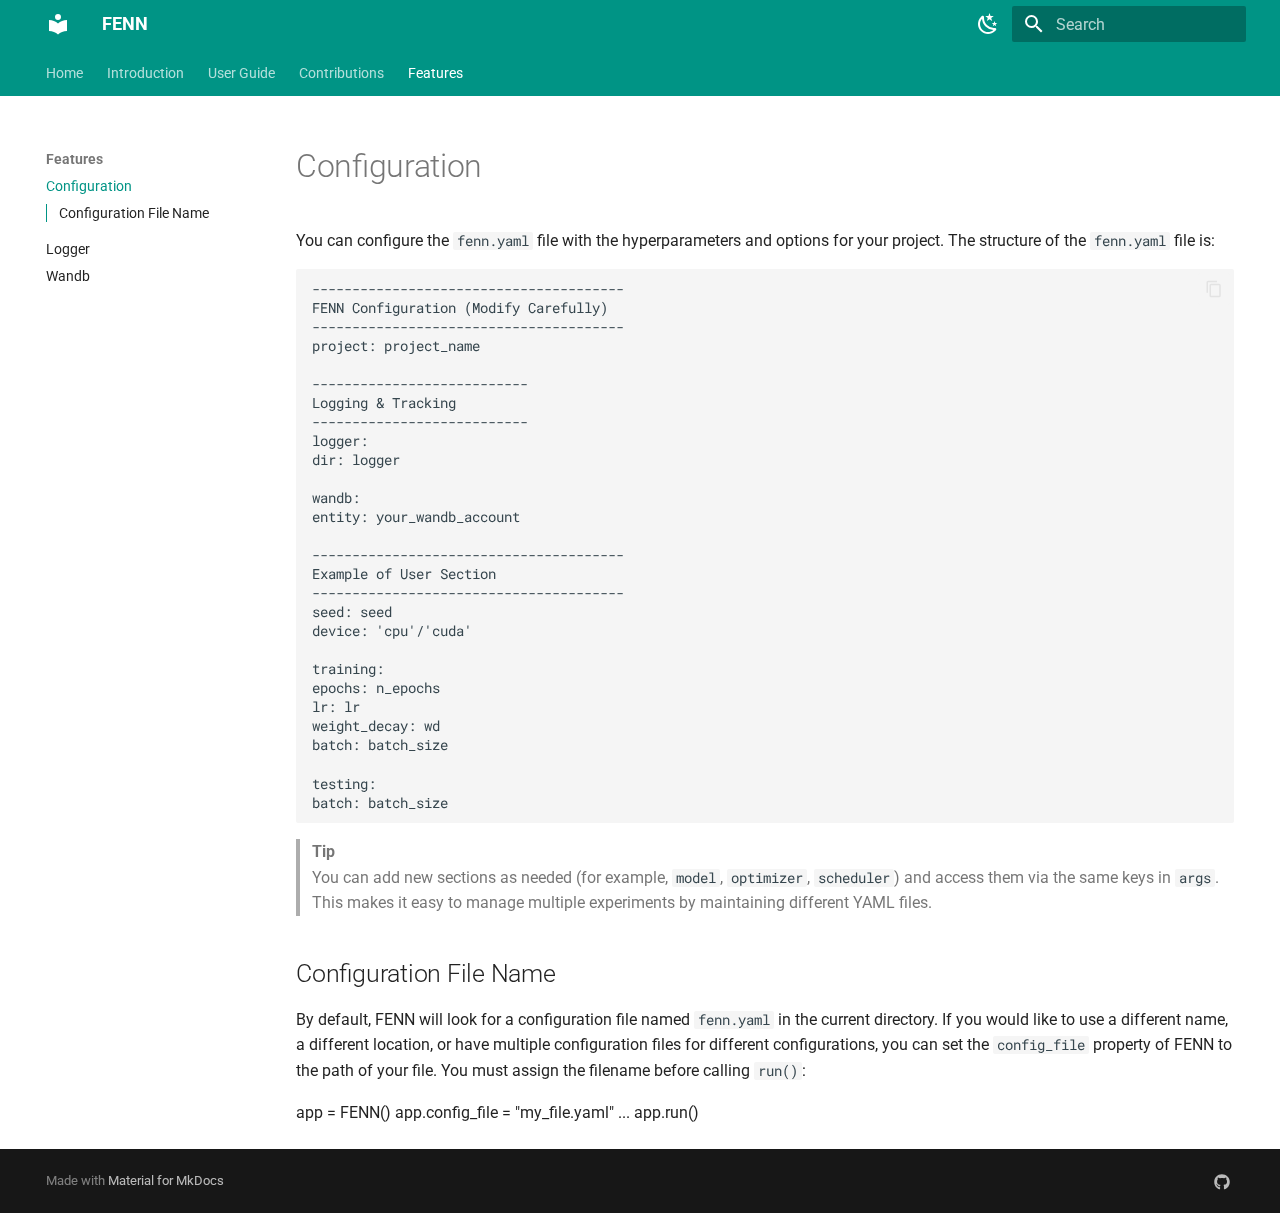
<file: site/configuration/index.html>
<!doctype html>
<html lang="en" class="no-js">
  <head>
    
      <meta charset="utf-8">
      <meta name="viewport" content="width=device-width,initial-scale=1">
      
        <meta name="description" content="FENN Friendly Environment for Neural Networks">
      
      
        <meta name="author" content="PyFenn">
      
      
        <link rel="canonical" href="https://pyfenn.org/configuration/">
      
      
        <link rel="prev" href="../contributing/">
      
      
        <link rel="next" href="../logger/">
      
      
        
      
      
      <link rel="icon" href="../assets/images/favicon.png">
      <meta name="generator" content="mkdocs-1.6.1, mkdocs-material-9.7.0">
    
    
      
        <title>Configuration - FENN</title>
      
    
    
      <link rel="stylesheet" href="../assets/stylesheets/main.618322db.min.css">
      
        
        <link rel="stylesheet" href="../assets/stylesheets/palette.ab4e12ef.min.css">
      
      


    
    
      
    
    
      
        
        
        <link rel="preconnect" href="https://fonts.gstatic.com" crossorigin>
        <link rel="stylesheet" href="https://fonts.googleapis.com/css?family=Roboto:300,300i,400,400i,700,700i%7CRoboto+Mono:400,400i,700,700i&display=fallback">
        <style>:root{--md-text-font:"Roboto";--md-code-font:"Roboto Mono"}</style>
      
    
    
    <script>__md_scope=new URL("..",location),__md_hash=e=>[...e].reduce(((e,_)=>(e<<5)-e+_.charCodeAt(0)),0),__md_get=(e,_=localStorage,t=__md_scope)=>JSON.parse(_.getItem(t.pathname+"."+e)),__md_set=(e,_,t=localStorage,a=__md_scope)=>{try{t.setItem(a.pathname+"."+e,JSON.stringify(_))}catch(e){}}</script>
    
      

    
    
  </head>
  
  
    
    
      
    
    
    
    
    <body dir="ltr" data-md-color-scheme="default" data-md-color-primary="teal" data-md-color-accent="teal">
  
    
    <input class="md-toggle" data-md-toggle="drawer" type="checkbox" id="__drawer" autocomplete="off">
    <input class="md-toggle" data-md-toggle="search" type="checkbox" id="__search" autocomplete="off">
    <label class="md-overlay" for="__drawer"></label>
    <div data-md-component="skip">
      
        
        <a href="#configuration" class="md-skip">
          Skip to content
        </a>
      
    </div>
    <div data-md-component="announce">
      
    </div>
    
    
      

<header class="md-header" data-md-component="header">
  <nav class="md-header__inner md-grid" aria-label="Header">
    <a href=".." title="FENN" class="md-header__button md-logo" aria-label="FENN" data-md-component="logo">
      
  
  <svg xmlns="http://www.w3.org/2000/svg" viewBox="0 0 24 24"><path d="M12 8a3 3 0 0 0 3-3 3 3 0 0 0-3-3 3 3 0 0 0-3 3 3 3 0 0 0 3 3m0 3.54C9.64 9.35 6.5 8 3 8v11c3.5 0 6.64 1.35 9 3.54 2.36-2.19 5.5-3.54 9-3.54V8c-3.5 0-6.64 1.35-9 3.54"/></svg>

    </a>
    <label class="md-header__button md-icon" for="__drawer">
      
      <svg xmlns="http://www.w3.org/2000/svg" viewBox="0 0 24 24"><path d="M3 6h18v2H3zm0 5h18v2H3zm0 5h18v2H3z"/></svg>
    </label>
    <div class="md-header__title" data-md-component="header-title">
      <div class="md-header__ellipsis">
        <div class="md-header__topic">
          <span class="md-ellipsis">
            FENN
          </span>
        </div>
        <div class="md-header__topic" data-md-component="header-topic">
          <span class="md-ellipsis">
            
              Configuration
            
          </span>
        </div>
      </div>
    </div>
    
      
        <form class="md-header__option" data-md-component="palette">
  
    
    
    
    <input class="md-option" data-md-color-media="" data-md-color-scheme="default" data-md-color-primary="teal" data-md-color-accent="teal"  aria-label="Switch to dark mode"  type="radio" name="__palette" id="__palette_0">
    
      <label class="md-header__button md-icon" title="Switch to dark mode" for="__palette_1" hidden>
        <svg xmlns="http://www.w3.org/2000/svg" viewBox="0 0 24 24"><path d="m17.75 4.09-2.53 1.94.91 3.06-2.63-1.81-2.63 1.81.91-3.06-2.53-1.94L12.44 4l1.06-3 1.06 3zm3.5 6.91-1.64 1.25.59 1.98-1.7-1.17-1.7 1.17.59-1.98L15.75 11l2.06-.05L18.5 9l.69 1.95zm-2.28 4.95c.83-.08 1.72 1.1 1.19 1.85-.32.45-.66.87-1.08 1.27C15.17 23 8.84 23 4.94 19.07c-3.91-3.9-3.91-10.24 0-14.14.4-.4.82-.76 1.27-1.08.75-.53 1.93.36 1.85 1.19-.27 2.86.69 5.83 2.89 8.02a9.96 9.96 0 0 0 8.02 2.89m-1.64 2.02a12.08 12.08 0 0 1-7.8-3.47c-2.17-2.19-3.33-5-3.49-7.82-2.81 3.14-2.7 7.96.31 10.98 3.02 3.01 7.84 3.12 10.98.31"/></svg>
      </label>
    
  
    
    
    
    <input class="md-option" data-md-color-media="" data-md-color-scheme="slate" data-md-color-primary="teal" data-md-color-accent="teal"  aria-label="Switch to light mode"  type="radio" name="__palette" id="__palette_1">
    
      <label class="md-header__button md-icon" title="Switch to light mode" for="__palette_0" hidden>
        <svg xmlns="http://www.w3.org/2000/svg" viewBox="0 0 24 24"><path d="M12 7a5 5 0 0 1 5 5 5 5 0 0 1-5 5 5 5 0 0 1-5-5 5 5 0 0 1 5-5m0 2a3 3 0 0 0-3 3 3 3 0 0 0 3 3 3 3 0 0 0 3-3 3 3 0 0 0-3-3m0-7 2.39 3.42C13.65 5.15 12.84 5 12 5s-1.65.15-2.39.42zM3.34 7l4.16-.35A7.2 7.2 0 0 0 5.94 8.5c-.44.74-.69 1.5-.83 2.29zm.02 10 1.76-3.77a7.131 7.131 0 0 0 2.38 4.14zM20.65 7l-1.77 3.79a7.02 7.02 0 0 0-2.38-4.15zm-.01 10-4.14.36c.59-.51 1.12-1.14 1.54-1.86.42-.73.69-1.5.83-2.29zM12 22l-2.41-3.44c.74.27 1.55.44 2.41.44.82 0 1.63-.17 2.37-.44z"/></svg>
      </label>
    
  
</form>
      
    
    
      <script>var palette=__md_get("__palette");if(palette&&palette.color){if("(prefers-color-scheme)"===palette.color.media){var media=matchMedia("(prefers-color-scheme: light)"),input=document.querySelector(media.matches?"[data-md-color-media='(prefers-color-scheme: light)']":"[data-md-color-media='(prefers-color-scheme: dark)']");palette.color.media=input.getAttribute("data-md-color-media"),palette.color.scheme=input.getAttribute("data-md-color-scheme"),palette.color.primary=input.getAttribute("data-md-color-primary"),palette.color.accent=input.getAttribute("data-md-color-accent")}for(var[key,value]of Object.entries(palette.color))document.body.setAttribute("data-md-color-"+key,value)}</script>
    
    
    
      
      
        <label class="md-header__button md-icon" for="__search">
          
          <svg xmlns="http://www.w3.org/2000/svg" viewBox="0 0 24 24"><path d="M9.5 3A6.5 6.5 0 0 1 16 9.5c0 1.61-.59 3.09-1.56 4.23l.27.27h.79l5 5-1.5 1.5-5-5v-.79l-.27-.27A6.52 6.52 0 0 1 9.5 16 6.5 6.5 0 0 1 3 9.5 6.5 6.5 0 0 1 9.5 3m0 2C7 5 5 7 5 9.5S7 14 9.5 14 14 12 14 9.5 12 5 9.5 5"/></svg>
        </label>
        <div class="md-search" data-md-component="search" role="dialog">
  <label class="md-search__overlay" for="__search"></label>
  <div class="md-search__inner" role="search">
    <form class="md-search__form" name="search">
      <input type="text" class="md-search__input" name="query" aria-label="Search" placeholder="Search" autocapitalize="off" autocorrect="off" autocomplete="off" spellcheck="false" data-md-component="search-query" required>
      <label class="md-search__icon md-icon" for="__search">
        
        <svg xmlns="http://www.w3.org/2000/svg" viewBox="0 0 24 24"><path d="M9.5 3A6.5 6.5 0 0 1 16 9.5c0 1.61-.59 3.09-1.56 4.23l.27.27h.79l5 5-1.5 1.5-5-5v-.79l-.27-.27A6.52 6.52 0 0 1 9.5 16 6.5 6.5 0 0 1 3 9.5 6.5 6.5 0 0 1 9.5 3m0 2C7 5 5 7 5 9.5S7 14 9.5 14 14 12 14 9.5 12 5 9.5 5"/></svg>
        
        <svg xmlns="http://www.w3.org/2000/svg" viewBox="0 0 24 24"><path d="M20 11v2H8l5.5 5.5-1.42 1.42L4.16 12l7.92-7.92L13.5 5.5 8 11z"/></svg>
      </label>
      <nav class="md-search__options" aria-label="Search">
        
        <button type="reset" class="md-search__icon md-icon" title="Clear" aria-label="Clear" tabindex="-1">
          
          <svg xmlns="http://www.w3.org/2000/svg" viewBox="0 0 24 24"><path d="M19 6.41 17.59 5 12 10.59 6.41 5 5 6.41 10.59 12 5 17.59 6.41 19 12 13.41 17.59 19 19 17.59 13.41 12z"/></svg>
        </button>
      </nav>
      
        <div class="md-search__suggest" data-md-component="search-suggest"></div>
      
    </form>
    <div class="md-search__output">
      <div class="md-search__scrollwrap" tabindex="0" data-md-scrollfix>
        <div class="md-search-result" data-md-component="search-result">
          <div class="md-search-result__meta">
            Initializing search
          </div>
          <ol class="md-search-result__list" role="presentation"></ol>
        </div>
      </div>
    </div>
  </div>
</div>
      
    
    
  </nav>
  
</header>
    
    <div class="md-container" data-md-component="container">
      
      
        
          
            
<nav class="md-tabs" aria-label="Tabs" data-md-component="tabs">
  <div class="md-grid">
    <ul class="md-tabs__list">
      
        
  
  
  
  
    <li class="md-tabs__item">
      <a href=".." class="md-tabs__link">
        
  
  
    
  
  Home

      </a>
    </li>
  

      
        
  
  
  
  
    
    
      <li class="md-tabs__item">
        <a href="../whyfenn/" class="md-tabs__link">
          
  
  
  Introduction

        </a>
      </li>
    
  

      
        
  
  
  
  
    
    
      <li class="md-tabs__item">
        <a href="../quickstart/" class="md-tabs__link">
          
  
  
  User Guide

        </a>
      </li>
    
  

      
        
  
  
  
  
    
    
      <li class="md-tabs__item">
        <a href="../contributing/" class="md-tabs__link">
          
  
  
  Contributions

        </a>
      </li>
    
  

      
        
  
  
  
    
  
  
    
    
      <li class="md-tabs__item md-tabs__item--active">
        <a href="./" class="md-tabs__link">
          
  
  
  Features

        </a>
      </li>
    
  

      
    </ul>
  </div>
</nav>
          
        
      
      <main class="md-main" data-md-component="main">
        <div class="md-main__inner md-grid">
          
            
              
              <div class="md-sidebar md-sidebar--primary" data-md-component="sidebar" data-md-type="navigation" >
                <div class="md-sidebar__scrollwrap">
                  <div class="md-sidebar__inner">
                    


  


  

<nav class="md-nav md-nav--primary md-nav--lifted md-nav--integrated" aria-label="Navigation" data-md-level="0">
  <label class="md-nav__title" for="__drawer">
    <a href=".." title="FENN" class="md-nav__button md-logo" aria-label="FENN" data-md-component="logo">
      
  
  <svg xmlns="http://www.w3.org/2000/svg" viewBox="0 0 24 24"><path d="M12 8a3 3 0 0 0 3-3 3 3 0 0 0-3-3 3 3 0 0 0-3 3 3 3 0 0 0 3 3m0 3.54C9.64 9.35 6.5 8 3 8v11c3.5 0 6.64 1.35 9 3.54 2.36-2.19 5.5-3.54 9-3.54V8c-3.5 0-6.64 1.35-9 3.54"/></svg>

    </a>
    FENN
  </label>
  
  <ul class="md-nav__list" data-md-scrollfix>
    
      
      
  
  
  
  
    <li class="md-nav__item">
      <a href=".." class="md-nav__link">
        
  
  
  <span class="md-ellipsis">
    
  
    Home
  

    
  </span>
  
  

      </a>
    </li>
  

    
      
      
  
  
  
  
    
    
    
    
      
      
        
      
    
    
    <li class="md-nav__item md-nav__item--nested">
      
        
        
        <input class="md-nav__toggle md-toggle " type="checkbox" id="__nav_2" >
        
          
          <label class="md-nav__link" for="__nav_2" id="__nav_2_label" tabindex="0">
            
  
  
  <span class="md-ellipsis">
    
  
    Introduction
  

    
  </span>
  
  

            <span class="md-nav__icon md-icon"></span>
          </label>
        
        <nav class="md-nav" data-md-level="1" aria-labelledby="__nav_2_label" aria-expanded="false">
          <label class="md-nav__title" for="__nav_2">
            <span class="md-nav__icon md-icon"></span>
            
  
    Introduction
  

          </label>
          <ul class="md-nav__list" data-md-scrollfix>
            
              
                
  
  
  
  
    <li class="md-nav__item">
      <a href="../whyfenn/" class="md-nav__link">
        
  
  
  <span class="md-ellipsis">
    
  
    Introduction
  

    
  </span>
  
  

      </a>
    </li>
  

              
            
              
                
  
  
  
  
    <li class="md-nav__item">
      <a href="../roadmap/" class="md-nav__link">
        
  
  
  <span class="md-ellipsis">
    
  
    Roadmap
  

    
  </span>
  
  

      </a>
    </li>
  

              
            
          </ul>
        </nav>
      
    </li>
  

    
      
      
  
  
  
  
    
    
    
    
      
      
        
      
    
    
    <li class="md-nav__item md-nav__item--nested">
      
        
        
        <input class="md-nav__toggle md-toggle " type="checkbox" id="__nav_3" >
        
          
          <label class="md-nav__link" for="__nav_3" id="__nav_3_label" tabindex="0">
            
  
  
  <span class="md-ellipsis">
    
  
    User Guide
  

    
  </span>
  
  

            <span class="md-nav__icon md-icon"></span>
          </label>
        
        <nav class="md-nav" data-md-level="1" aria-labelledby="__nav_3_label" aria-expanded="false">
          <label class="md-nav__title" for="__nav_3">
            <span class="md-nav__icon md-icon"></span>
            
  
    User Guide
  

          </label>
          <ul class="md-nav__list" data-md-scrollfix>
            
              
                
  
  
  
  
    <li class="md-nav__item">
      <a href="../quickstart/" class="md-nav__link">
        
  
  
  <span class="md-ellipsis">
    
  
    Quickstart
  

    
  </span>
  
  

      </a>
    </li>
  

              
            
          </ul>
        </nav>
      
    </li>
  

    
      
      
  
  
  
  
    
    
    
    
      
      
        
      
    
    
    <li class="md-nav__item md-nav__item--nested">
      
        
        
        <input class="md-nav__toggle md-toggle " type="checkbox" id="__nav_4" >
        
          
          <label class="md-nav__link" for="__nav_4" id="__nav_4_label" tabindex="0">
            
  
  
  <span class="md-ellipsis">
    
  
    Contributions
  

    
  </span>
  
  

            <span class="md-nav__icon md-icon"></span>
          </label>
        
        <nav class="md-nav" data-md-level="1" aria-labelledby="__nav_4_label" aria-expanded="false">
          <label class="md-nav__title" for="__nav_4">
            <span class="md-nav__icon md-icon"></span>
            
  
    Contributions
  

          </label>
          <ul class="md-nav__list" data-md-scrollfix>
            
              
                
  
  
  
  
    <li class="md-nav__item">
      <a href="../contributing/" class="md-nav__link">
        
  
  
  <span class="md-ellipsis">
    
  
    Contributing
  

    
  </span>
  
  

      </a>
    </li>
  

              
            
          </ul>
        </nav>
      
    </li>
  

    
      
      
  
  
    
  
  
  
    
    
    
    
      
        
        
      
      
        
      
    
    
    <li class="md-nav__item md-nav__item--active md-nav__item--section md-nav__item--nested">
      
        
        
        <input class="md-nav__toggle md-toggle " type="checkbox" id="__nav_5" checked>
        
          
          <label class="md-nav__link" for="__nav_5" id="__nav_5_label" tabindex="">
            
  
  
  <span class="md-ellipsis">
    
  
    Features
  

    
  </span>
  
  

            <span class="md-nav__icon md-icon"></span>
          </label>
        
        <nav class="md-nav" data-md-level="1" aria-labelledby="__nav_5_label" aria-expanded="true">
          <label class="md-nav__title" for="__nav_5">
            <span class="md-nav__icon md-icon"></span>
            
  
    Features
  

          </label>
          <ul class="md-nav__list" data-md-scrollfix>
            
              
                
  
  
    
  
  
  
    <li class="md-nav__item md-nav__item--active">
      
      <input class="md-nav__toggle md-toggle" type="checkbox" id="__toc">
      
      
        
      
      
        <label class="md-nav__link md-nav__link--active" for="__toc">
          
  
  
  <span class="md-ellipsis">
    
  
    Configuration
  

    
  </span>
  
  

          <span class="md-nav__icon md-icon"></span>
        </label>
      
      <a href="./" class="md-nav__link md-nav__link--active">
        
  
  
  <span class="md-ellipsis">
    
  
    Configuration
  

    
  </span>
  
  

      </a>
      
        

<nav class="md-nav md-nav--secondary" aria-label="Table of contents">
  
  
  
    
  
  
    <label class="md-nav__title" for="__toc">
      <span class="md-nav__icon md-icon"></span>
      Table of contents
    </label>
    <ul class="md-nav__list" data-md-component="toc" data-md-scrollfix>
      
        <li class="md-nav__item">
  <a href="#configuration-file-name" class="md-nav__link">
    <span class="md-ellipsis">
      
        Configuration File Name
      
    </span>
  </a>
  
</li>
      
    </ul>
  
</nav>
      
    </li>
  

              
            
              
                
  
  
  
  
    <li class="md-nav__item">
      <a href="../logger/" class="md-nav__link">
        
  
  
  <span class="md-ellipsis">
    
  
    Logger
  

    
  </span>
  
  

      </a>
    </li>
  

              
            
              
                
  
  
  
  
    <li class="md-nav__item">
      <a href="../wandb/" class="md-nav__link">
        
  
  
  <span class="md-ellipsis">
    
  
    Wandb
  

    
  </span>
  
  

      </a>
    </li>
  

              
            
          </ul>
        </nav>
      
    </li>
  

    
  </ul>
</nav>
                  </div>
                </div>
              </div>
            
            
          
          
            <div class="md-content" data-md-component="content">
              
              <article class="md-content__inner md-typeset">
                
                  



<h1 id="configuration">Configuration<a class="headerlink" href="#configuration" title="Permanent link">&para;</a></h1>
<p>You can configure the <code>fenn.yaml</code> file with the hyperparameters and options for your project. The structure of the <code>fenn.yaml</code> file is:</p>
<div class="highlight"><pre><span></span><code>---------------------------------------
FENN Configuration (Modify Carefully)
---------------------------------------
project: project_name

---------------------------
Logging &amp; Tracking
---------------------------
logger:
dir: logger

wandb:
entity: your_wandb_account

---------------------------------------
Example of User Section
---------------------------------------
seed: seed
device: &#39;cpu&#39;/&#39;cuda&#39;

training:
epochs: n_epochs
lr: lr
weight_decay: wd
batch: batch_size

testing:
batch: batch_size
</code></pre></div>
<blockquote>
<p><strong>Tip</strong><br />
You can add new sections as needed (for example, <code>model</code>, <code>optimizer</code>, <code>scheduler</code>) and access them via the same keys in <code>args</code>. This makes it easy to manage multiple experiments by maintaining different YAML files.</p>
</blockquote>
<h2 id="configuration-file-name">Configuration File Name<a class="headerlink" href="#configuration-file-name" title="Permanent link">&para;</a></h2>
<p>By default, FENN will look for a configuration file named <code>fenn.yaml</code> in the current directory. If you would like to use a different name, a different location, or have multiple configuration files for different configurations, you can set the <code>config_file</code> property of FENN to the path of your file. You must assign the filename before calling <code>run()</code>:</p>
<p>app = FENN()
app.config_file = "my_file.yaml"
...
app.run()</p>












                
              </article>
            </div>
          
          
<script>var target=document.getElementById(location.hash.slice(1));target&&target.name&&(target.checked=target.name.startsWith("__tabbed_"))</script>
        </div>
        
          <button type="button" class="md-top md-icon" data-md-component="top" hidden>
  
  <svg xmlns="http://www.w3.org/2000/svg" viewBox="0 0 24 24"><path d="M13 20h-2V8l-5.5 5.5-1.42-1.42L12 4.16l7.92 7.92-1.42 1.42L13 8z"/></svg>
  Back to top
</button>
        
      </main>
      
        <footer class="md-footer">
  
  <div class="md-footer-meta md-typeset">
    <div class="md-footer-meta__inner md-grid">
      <div class="md-copyright">
  
  
    Made with
    <a href="https://squidfunk.github.io/mkdocs-material/" target="_blank" rel="noopener">
      Material for MkDocs
    </a>
  
</div>
      
        
<div class="md-social">
  
    
    
    
    
    <a href="https://github.com/pyfenn/fenn" target="_blank" rel="noopener" title="Source on GitHub" class="md-social__link">
      <svg xmlns="http://www.w3.org/2000/svg" viewBox="0 0 512 512"><!--! Font Awesome Free 7.1.0 by @fontawesome - https://fontawesome.com License - https://fontawesome.com/license/free (Icons: CC BY 4.0, Fonts: SIL OFL 1.1, Code: MIT License) Copyright 2025 Fonticons, Inc.--><path d="M173.9 397.4c0 2-2.3 3.6-5.2 3.6-3.3.3-5.6-1.3-5.6-3.6 0-2 2.3-3.6 5.2-3.6 3-.3 5.6 1.3 5.6 3.6m-31.1-4.5c-.7 2 1.3 4.3 4.3 4.9 2.6 1 5.6 0 6.2-2s-1.3-4.3-4.3-5.2c-2.6-.7-5.5.3-6.2 2.3m44.2-1.7c-2.9.7-4.9 2.6-4.6 4.9.3 2 2.9 3.3 5.9 2.6 2.9-.7 4.9-2.6 4.6-4.6-.3-1.9-3-3.2-5.9-2.9M252.8 8C114.1 8 8 113.3 8 252c0 110.9 69.8 205.8 169.5 239.2 12.8 2.3 17.3-5.6 17.3-12.1 0-6.2-.3-40.4-.3-61.4 0 0-70 15-84.7-29.8 0 0-11.4-29.1-27.8-36.6 0 0-22.9-15.7 1.6-15.4 0 0 24.9 2 38.6 25.8 21.9 38.6 58.6 27.5 72.9 20.9 2.3-16 8.8-27.1 16-33.7-55.9-6.2-112.3-14.3-112.3-110.5 0-27.5 7.6-41.3 23.6-58.9-2.6-6.5-11.1-33.3 2.6-67.9 20.9-6.5 69 27 69 27 20-5.6 41.5-8.5 62.8-8.5s42.8 2.9 62.8 8.5c0 0 48.1-33.6 69-27 13.7 34.7 5.2 61.4 2.6 67.9 16 17.7 25.8 31.5 25.8 58.9 0 96.5-58.9 104.2-114.8 110.5 9.2 7.9 17 22.9 17 46.4 0 33.7-.3 75.4-.3 83.6 0 6.5 4.6 14.4 17.3 12.1C436.2 457.8 504 362.9 504 252 504 113.3 391.5 8 252.8 8M105.2 352.9c-1.3 1-1 3.3.7 5.2 1.6 1.6 3.9 2.3 5.2 1 1.3-1 1-3.3-.7-5.2-1.6-1.6-3.9-2.3-5.2-1m-10.8-8.1c-.7 1.3.3 2.9 2.3 3.9 1.6 1 3.6.7 4.3-.7.7-1.3-.3-2.9-2.3-3.9-2-.6-3.6-.3-4.3.7m32.4 35.6c-1.6 1.3-1 4.3 1.3 6.2 2.3 2.3 5.2 2.6 6.5 1 1.3-1.3.7-4.3-1.3-6.2-2.2-2.3-5.2-2.6-6.5-1m-11.4-14.7c-1.6 1-1.6 3.6 0 5.9s4.3 3.3 5.6 2.3c1.6-1.3 1.6-3.9 0-6.2-1.4-2.3-4-3.3-5.6-2"/></svg>
    </a>
  
</div>
      
    </div>
  </div>
</footer>
      
    </div>
    <div class="md-dialog" data-md-component="dialog">
      <div class="md-dialog__inner md-typeset"></div>
    </div>
    
    
    
      
      
      <script id="__config" type="application/json">{"annotate": null, "base": "..", "features": ["navigation.tabs", "navigation.sections", "navigation.top", "search.suggest", "content.code.copy", "toc.integrate"], "search": "../assets/javascripts/workers/search.7a47a382.min.js", "tags": null, "translations": {"clipboard.copied": "Copied to clipboard", "clipboard.copy": "Copy to clipboard", "search.result.more.one": "1 more on this page", "search.result.more.other": "# more on this page", "search.result.none": "No matching documents", "search.result.one": "1 matching document", "search.result.other": "# matching documents", "search.result.placeholder": "Type to start searching", "search.result.term.missing": "Missing", "select.version": "Select version"}, "version": null}</script>
    
    
      <script src="../assets/javascripts/bundle.e71a0d61.min.js"></script>
      
    
  </body>
</html>
</file>
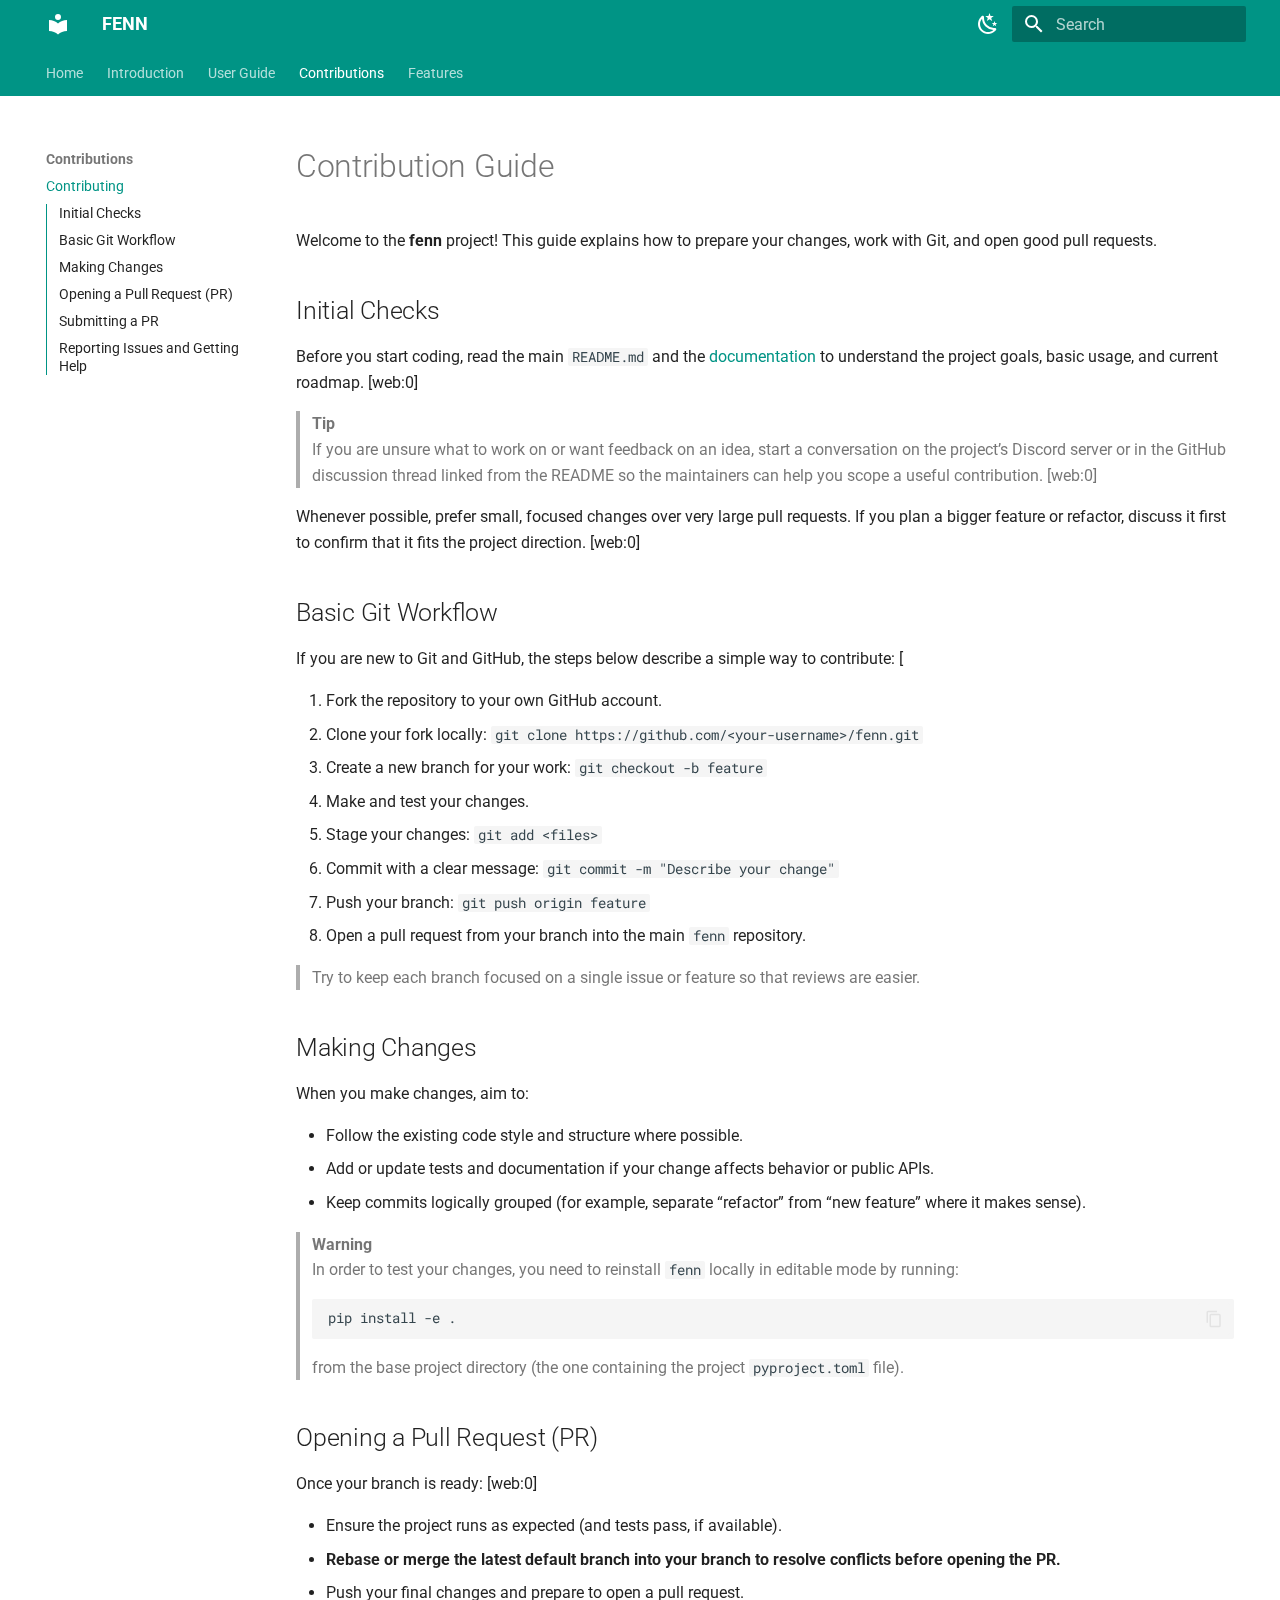
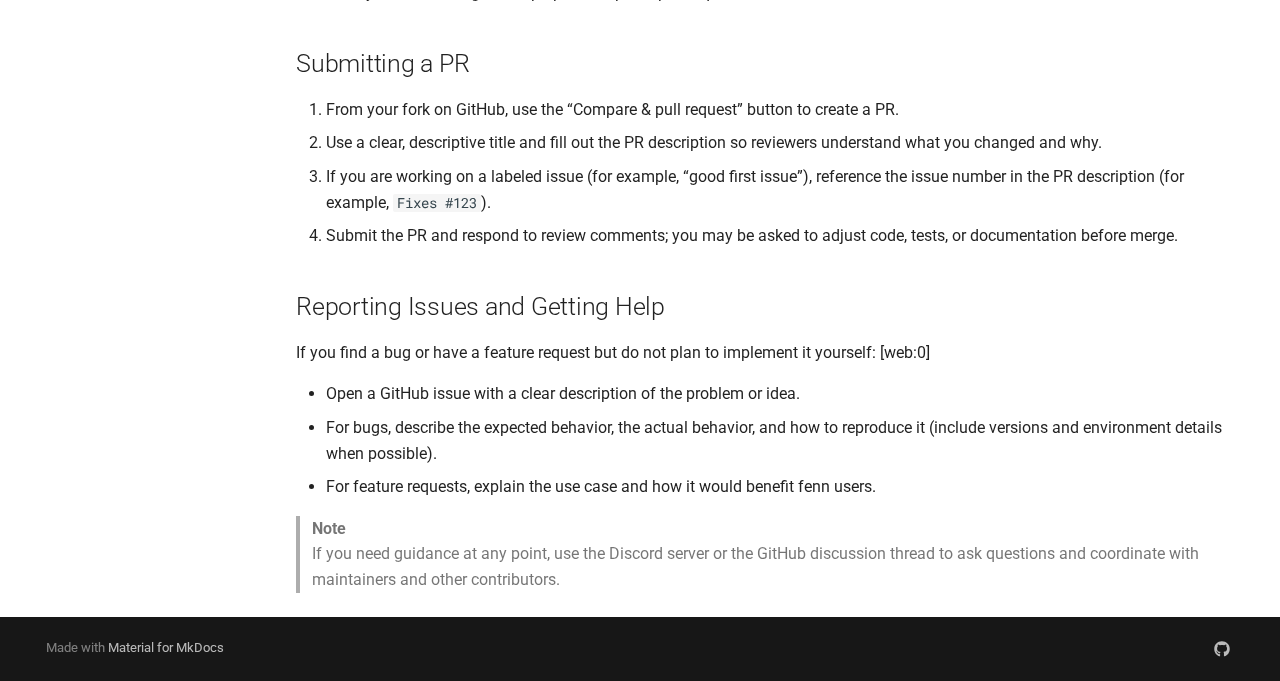
<file: site/contributing/index.html>
<!doctype html>
<html lang="en" class="no-js">
  <head>
    
      <meta charset="utf-8">
      <meta name="viewport" content="width=device-width,initial-scale=1">
      
        <meta name="description" content="FENN Friendly Environment for Neural Networks">
      
      
        <meta name="author" content="PyFenn">
      
      
        <link rel="canonical" href="https://pyfenn.org/contributing/">
      
      
        <link rel="prev" href="../quickstart/">
      
      
        <link rel="next" href="../configuration/">
      
      
        
      
      
      <link rel="icon" href="../assets/images/favicon.png">
      <meta name="generator" content="mkdocs-1.6.1, mkdocs-material-9.7.0">
    
    
      
        <title>Contributing - FENN</title>
      
    
    
      <link rel="stylesheet" href="../assets/stylesheets/main.618322db.min.css">
      
        
        <link rel="stylesheet" href="../assets/stylesheets/palette.ab4e12ef.min.css">
      
      


    
    
      
    
    
      
        
        
        <link rel="preconnect" href="https://fonts.gstatic.com" crossorigin>
        <link rel="stylesheet" href="https://fonts.googleapis.com/css?family=Roboto:300,300i,400,400i,700,700i%7CRoboto+Mono:400,400i,700,700i&display=fallback">
        <style>:root{--md-text-font:"Roboto";--md-code-font:"Roboto Mono"}</style>
      
    
    
    <script>__md_scope=new URL("..",location),__md_hash=e=>[...e].reduce(((e,_)=>(e<<5)-e+_.charCodeAt(0)),0),__md_get=(e,_=localStorage,t=__md_scope)=>JSON.parse(_.getItem(t.pathname+"."+e)),__md_set=(e,_,t=localStorage,a=__md_scope)=>{try{t.setItem(a.pathname+"."+e,JSON.stringify(_))}catch(e){}}</script>
    
      

    
    
  </head>
  
  
    
    
      
    
    
    
    
    <body dir="ltr" data-md-color-scheme="default" data-md-color-primary="teal" data-md-color-accent="teal">
  
    
    <input class="md-toggle" data-md-toggle="drawer" type="checkbox" id="__drawer" autocomplete="off">
    <input class="md-toggle" data-md-toggle="search" type="checkbox" id="__search" autocomplete="off">
    <label class="md-overlay" for="__drawer"></label>
    <div data-md-component="skip">
      
        
        <a href="#contribution-guide" class="md-skip">
          Skip to content
        </a>
      
    </div>
    <div data-md-component="announce">
      
    </div>
    
    
      

<header class="md-header" data-md-component="header">
  <nav class="md-header__inner md-grid" aria-label="Header">
    <a href=".." title="FENN" class="md-header__button md-logo" aria-label="FENN" data-md-component="logo">
      
  
  <svg xmlns="http://www.w3.org/2000/svg" viewBox="0 0 24 24"><path d="M12 8a3 3 0 0 0 3-3 3 3 0 0 0-3-3 3 3 0 0 0-3 3 3 3 0 0 0 3 3m0 3.54C9.64 9.35 6.5 8 3 8v11c3.5 0 6.64 1.35 9 3.54 2.36-2.19 5.5-3.54 9-3.54V8c-3.5 0-6.64 1.35-9 3.54"/></svg>

    </a>
    <label class="md-header__button md-icon" for="__drawer">
      
      <svg xmlns="http://www.w3.org/2000/svg" viewBox="0 0 24 24"><path d="M3 6h18v2H3zm0 5h18v2H3zm0 5h18v2H3z"/></svg>
    </label>
    <div class="md-header__title" data-md-component="header-title">
      <div class="md-header__ellipsis">
        <div class="md-header__topic">
          <span class="md-ellipsis">
            FENN
          </span>
        </div>
        <div class="md-header__topic" data-md-component="header-topic">
          <span class="md-ellipsis">
            
              Contributing
            
          </span>
        </div>
      </div>
    </div>
    
      
        <form class="md-header__option" data-md-component="palette">
  
    
    
    
    <input class="md-option" data-md-color-media="" data-md-color-scheme="default" data-md-color-primary="teal" data-md-color-accent="teal"  aria-label="Switch to dark mode"  type="radio" name="__palette" id="__palette_0">
    
      <label class="md-header__button md-icon" title="Switch to dark mode" for="__palette_1" hidden>
        <svg xmlns="http://www.w3.org/2000/svg" viewBox="0 0 24 24"><path d="m17.75 4.09-2.53 1.94.91 3.06-2.63-1.81-2.63 1.81.91-3.06-2.53-1.94L12.44 4l1.06-3 1.06 3zm3.5 6.91-1.64 1.25.59 1.98-1.7-1.17-1.7 1.17.59-1.98L15.75 11l2.06-.05L18.5 9l.69 1.95zm-2.28 4.95c.83-.08 1.72 1.1 1.19 1.85-.32.45-.66.87-1.08 1.27C15.17 23 8.84 23 4.94 19.07c-3.91-3.9-3.91-10.24 0-14.14.4-.4.82-.76 1.27-1.08.75-.53 1.93.36 1.85 1.19-.27 2.86.69 5.83 2.89 8.02a9.96 9.96 0 0 0 8.02 2.89m-1.64 2.02a12.08 12.08 0 0 1-7.8-3.47c-2.17-2.19-3.33-5-3.49-7.82-2.81 3.14-2.7 7.96.31 10.98 3.02 3.01 7.84 3.12 10.98.31"/></svg>
      </label>
    
  
    
    
    
    <input class="md-option" data-md-color-media="" data-md-color-scheme="slate" data-md-color-primary="teal" data-md-color-accent="teal"  aria-label="Switch to light mode"  type="radio" name="__palette" id="__palette_1">
    
      <label class="md-header__button md-icon" title="Switch to light mode" for="__palette_0" hidden>
        <svg xmlns="http://www.w3.org/2000/svg" viewBox="0 0 24 24"><path d="M12 7a5 5 0 0 1 5 5 5 5 0 0 1-5 5 5 5 0 0 1-5-5 5 5 0 0 1 5-5m0 2a3 3 0 0 0-3 3 3 3 0 0 0 3 3 3 3 0 0 0 3-3 3 3 0 0 0-3-3m0-7 2.39 3.42C13.65 5.15 12.84 5 12 5s-1.65.15-2.39.42zM3.34 7l4.16-.35A7.2 7.2 0 0 0 5.94 8.5c-.44.74-.69 1.5-.83 2.29zm.02 10 1.76-3.77a7.131 7.131 0 0 0 2.38 4.14zM20.65 7l-1.77 3.79a7.02 7.02 0 0 0-2.38-4.15zm-.01 10-4.14.36c.59-.51 1.12-1.14 1.54-1.86.42-.73.69-1.5.83-2.29zM12 22l-2.41-3.44c.74.27 1.55.44 2.41.44.82 0 1.63-.17 2.37-.44z"/></svg>
      </label>
    
  
</form>
      
    
    
      <script>var palette=__md_get("__palette");if(palette&&palette.color){if("(prefers-color-scheme)"===palette.color.media){var media=matchMedia("(prefers-color-scheme: light)"),input=document.querySelector(media.matches?"[data-md-color-media='(prefers-color-scheme: light)']":"[data-md-color-media='(prefers-color-scheme: dark)']");palette.color.media=input.getAttribute("data-md-color-media"),palette.color.scheme=input.getAttribute("data-md-color-scheme"),palette.color.primary=input.getAttribute("data-md-color-primary"),palette.color.accent=input.getAttribute("data-md-color-accent")}for(var[key,value]of Object.entries(palette.color))document.body.setAttribute("data-md-color-"+key,value)}</script>
    
    
    
      
      
        <label class="md-header__button md-icon" for="__search">
          
          <svg xmlns="http://www.w3.org/2000/svg" viewBox="0 0 24 24"><path d="M9.5 3A6.5 6.5 0 0 1 16 9.5c0 1.61-.59 3.09-1.56 4.23l.27.27h.79l5 5-1.5 1.5-5-5v-.79l-.27-.27A6.52 6.52 0 0 1 9.5 16 6.5 6.5 0 0 1 3 9.5 6.5 6.5 0 0 1 9.5 3m0 2C7 5 5 7 5 9.5S7 14 9.5 14 14 12 14 9.5 12 5 9.5 5"/></svg>
        </label>
        <div class="md-search" data-md-component="search" role="dialog">
  <label class="md-search__overlay" for="__search"></label>
  <div class="md-search__inner" role="search">
    <form class="md-search__form" name="search">
      <input type="text" class="md-search__input" name="query" aria-label="Search" placeholder="Search" autocapitalize="off" autocorrect="off" autocomplete="off" spellcheck="false" data-md-component="search-query" required>
      <label class="md-search__icon md-icon" for="__search">
        
        <svg xmlns="http://www.w3.org/2000/svg" viewBox="0 0 24 24"><path d="M9.5 3A6.5 6.5 0 0 1 16 9.5c0 1.61-.59 3.09-1.56 4.23l.27.27h.79l5 5-1.5 1.5-5-5v-.79l-.27-.27A6.52 6.52 0 0 1 9.5 16 6.5 6.5 0 0 1 3 9.5 6.5 6.5 0 0 1 9.5 3m0 2C7 5 5 7 5 9.5S7 14 9.5 14 14 12 14 9.5 12 5 9.5 5"/></svg>
        
        <svg xmlns="http://www.w3.org/2000/svg" viewBox="0 0 24 24"><path d="M20 11v2H8l5.5 5.5-1.42 1.42L4.16 12l7.92-7.92L13.5 5.5 8 11z"/></svg>
      </label>
      <nav class="md-search__options" aria-label="Search">
        
        <button type="reset" class="md-search__icon md-icon" title="Clear" aria-label="Clear" tabindex="-1">
          
          <svg xmlns="http://www.w3.org/2000/svg" viewBox="0 0 24 24"><path d="M19 6.41 17.59 5 12 10.59 6.41 5 5 6.41 10.59 12 5 17.59 6.41 19 12 13.41 17.59 19 19 17.59 13.41 12z"/></svg>
        </button>
      </nav>
      
        <div class="md-search__suggest" data-md-component="search-suggest"></div>
      
    </form>
    <div class="md-search__output">
      <div class="md-search__scrollwrap" tabindex="0" data-md-scrollfix>
        <div class="md-search-result" data-md-component="search-result">
          <div class="md-search-result__meta">
            Initializing search
          </div>
          <ol class="md-search-result__list" role="presentation"></ol>
        </div>
      </div>
    </div>
  </div>
</div>
      
    
    
  </nav>
  
</header>
    
    <div class="md-container" data-md-component="container">
      
      
        
          
            
<nav class="md-tabs" aria-label="Tabs" data-md-component="tabs">
  <div class="md-grid">
    <ul class="md-tabs__list">
      
        
  
  
  
  
    <li class="md-tabs__item">
      <a href=".." class="md-tabs__link">
        
  
  
    
  
  Home

      </a>
    </li>
  

      
        
  
  
  
  
    
    
      <li class="md-tabs__item">
        <a href="../whyfenn/" class="md-tabs__link">
          
  
  
  Introduction

        </a>
      </li>
    
  

      
        
  
  
  
  
    
    
      <li class="md-tabs__item">
        <a href="../quickstart/" class="md-tabs__link">
          
  
  
  User Guide

        </a>
      </li>
    
  

      
        
  
  
  
    
  
  
    
    
      <li class="md-tabs__item md-tabs__item--active">
        <a href="./" class="md-tabs__link">
          
  
  
  Contributions

        </a>
      </li>
    
  

      
        
  
  
  
  
    
    
      <li class="md-tabs__item">
        <a href="../configuration/" class="md-tabs__link">
          
  
  
  Features

        </a>
      </li>
    
  

      
    </ul>
  </div>
</nav>
          
        
      
      <main class="md-main" data-md-component="main">
        <div class="md-main__inner md-grid">
          
            
              
              <div class="md-sidebar md-sidebar--primary" data-md-component="sidebar" data-md-type="navigation" >
                <div class="md-sidebar__scrollwrap">
                  <div class="md-sidebar__inner">
                    


  


  

<nav class="md-nav md-nav--primary md-nav--lifted md-nav--integrated" aria-label="Navigation" data-md-level="0">
  <label class="md-nav__title" for="__drawer">
    <a href=".." title="FENN" class="md-nav__button md-logo" aria-label="FENN" data-md-component="logo">
      
  
  <svg xmlns="http://www.w3.org/2000/svg" viewBox="0 0 24 24"><path d="M12 8a3 3 0 0 0 3-3 3 3 0 0 0-3-3 3 3 0 0 0-3 3 3 3 0 0 0 3 3m0 3.54C9.64 9.35 6.5 8 3 8v11c3.5 0 6.64 1.35 9 3.54 2.36-2.19 5.5-3.54 9-3.54V8c-3.5 0-6.64 1.35-9 3.54"/></svg>

    </a>
    FENN
  </label>
  
  <ul class="md-nav__list" data-md-scrollfix>
    
      
      
  
  
  
  
    <li class="md-nav__item">
      <a href=".." class="md-nav__link">
        
  
  
  <span class="md-ellipsis">
    
  
    Home
  

    
  </span>
  
  

      </a>
    </li>
  

    
      
      
  
  
  
  
    
    
    
    
      
      
        
      
    
    
    <li class="md-nav__item md-nav__item--nested">
      
        
        
        <input class="md-nav__toggle md-toggle " type="checkbox" id="__nav_2" >
        
          
          <label class="md-nav__link" for="__nav_2" id="__nav_2_label" tabindex="0">
            
  
  
  <span class="md-ellipsis">
    
  
    Introduction
  

    
  </span>
  
  

            <span class="md-nav__icon md-icon"></span>
          </label>
        
        <nav class="md-nav" data-md-level="1" aria-labelledby="__nav_2_label" aria-expanded="false">
          <label class="md-nav__title" for="__nav_2">
            <span class="md-nav__icon md-icon"></span>
            
  
    Introduction
  

          </label>
          <ul class="md-nav__list" data-md-scrollfix>
            
              
                
  
  
  
  
    <li class="md-nav__item">
      <a href="../whyfenn/" class="md-nav__link">
        
  
  
  <span class="md-ellipsis">
    
  
    Introduction
  

    
  </span>
  
  

      </a>
    </li>
  

              
            
              
                
  
  
  
  
    <li class="md-nav__item">
      <a href="../roadmap/" class="md-nav__link">
        
  
  
  <span class="md-ellipsis">
    
  
    Roadmap
  

    
  </span>
  
  

      </a>
    </li>
  

              
            
          </ul>
        </nav>
      
    </li>
  

    
      
      
  
  
  
  
    
    
    
    
      
      
        
      
    
    
    <li class="md-nav__item md-nav__item--nested">
      
        
        
        <input class="md-nav__toggle md-toggle " type="checkbox" id="__nav_3" >
        
          
          <label class="md-nav__link" for="__nav_3" id="__nav_3_label" tabindex="0">
            
  
  
  <span class="md-ellipsis">
    
  
    User Guide
  

    
  </span>
  
  

            <span class="md-nav__icon md-icon"></span>
          </label>
        
        <nav class="md-nav" data-md-level="1" aria-labelledby="__nav_3_label" aria-expanded="false">
          <label class="md-nav__title" for="__nav_3">
            <span class="md-nav__icon md-icon"></span>
            
  
    User Guide
  

          </label>
          <ul class="md-nav__list" data-md-scrollfix>
            
              
                
  
  
  
  
    <li class="md-nav__item">
      <a href="../quickstart/" class="md-nav__link">
        
  
  
  <span class="md-ellipsis">
    
  
    Quickstart
  

    
  </span>
  
  

      </a>
    </li>
  

              
            
          </ul>
        </nav>
      
    </li>
  

    
      
      
  
  
    
  
  
  
    
    
    
    
      
        
        
      
      
        
      
    
    
    <li class="md-nav__item md-nav__item--active md-nav__item--section md-nav__item--nested">
      
        
        
        <input class="md-nav__toggle md-toggle " type="checkbox" id="__nav_4" checked>
        
          
          <label class="md-nav__link" for="__nav_4" id="__nav_4_label" tabindex="">
            
  
  
  <span class="md-ellipsis">
    
  
    Contributions
  

    
  </span>
  
  

            <span class="md-nav__icon md-icon"></span>
          </label>
        
        <nav class="md-nav" data-md-level="1" aria-labelledby="__nav_4_label" aria-expanded="true">
          <label class="md-nav__title" for="__nav_4">
            <span class="md-nav__icon md-icon"></span>
            
  
    Contributions
  

          </label>
          <ul class="md-nav__list" data-md-scrollfix>
            
              
                
  
  
    
  
  
  
    <li class="md-nav__item md-nav__item--active">
      
      <input class="md-nav__toggle md-toggle" type="checkbox" id="__toc">
      
      
        
      
      
        <label class="md-nav__link md-nav__link--active" for="__toc">
          
  
  
  <span class="md-ellipsis">
    
  
    Contributing
  

    
  </span>
  
  

          <span class="md-nav__icon md-icon"></span>
        </label>
      
      <a href="./" class="md-nav__link md-nav__link--active">
        
  
  
  <span class="md-ellipsis">
    
  
    Contributing
  

    
  </span>
  
  

      </a>
      
        

<nav class="md-nav md-nav--secondary" aria-label="Table of contents">
  
  
  
    
  
  
    <label class="md-nav__title" for="__toc">
      <span class="md-nav__icon md-icon"></span>
      Table of contents
    </label>
    <ul class="md-nav__list" data-md-component="toc" data-md-scrollfix>
      
        <li class="md-nav__item">
  <a href="#initial-checks" class="md-nav__link">
    <span class="md-ellipsis">
      
        Initial Checks
      
    </span>
  </a>
  
</li>
      
        <li class="md-nav__item">
  <a href="#basic-git-workflow" class="md-nav__link">
    <span class="md-ellipsis">
      
        Basic Git Workflow
      
    </span>
  </a>
  
</li>
      
        <li class="md-nav__item">
  <a href="#making-changes" class="md-nav__link">
    <span class="md-ellipsis">
      
        Making Changes
      
    </span>
  </a>
  
</li>
      
        <li class="md-nav__item">
  <a href="#opening-a-pull-request-pr" class="md-nav__link">
    <span class="md-ellipsis">
      
        Opening a Pull Request (PR)
      
    </span>
  </a>
  
</li>
      
        <li class="md-nav__item">
  <a href="#submitting-a-pr" class="md-nav__link">
    <span class="md-ellipsis">
      
        Submitting a PR
      
    </span>
  </a>
  
</li>
      
        <li class="md-nav__item">
  <a href="#reporting-issues-and-getting-help" class="md-nav__link">
    <span class="md-ellipsis">
      
        Reporting Issues and Getting Help
      
    </span>
  </a>
  
</li>
      
    </ul>
  
</nav>
      
    </li>
  

              
            
          </ul>
        </nav>
      
    </li>
  

    
      
      
  
  
  
  
    
    
    
    
      
      
        
      
    
    
    <li class="md-nav__item md-nav__item--nested">
      
        
        
        <input class="md-nav__toggle md-toggle " type="checkbox" id="__nav_5" >
        
          
          <label class="md-nav__link" for="__nav_5" id="__nav_5_label" tabindex="0">
            
  
  
  <span class="md-ellipsis">
    
  
    Features
  

    
  </span>
  
  

            <span class="md-nav__icon md-icon"></span>
          </label>
        
        <nav class="md-nav" data-md-level="1" aria-labelledby="__nav_5_label" aria-expanded="false">
          <label class="md-nav__title" for="__nav_5">
            <span class="md-nav__icon md-icon"></span>
            
  
    Features
  

          </label>
          <ul class="md-nav__list" data-md-scrollfix>
            
              
                
  
  
  
  
    <li class="md-nav__item">
      <a href="../configuration/" class="md-nav__link">
        
  
  
  <span class="md-ellipsis">
    
  
    Configuration
  

    
  </span>
  
  

      </a>
    </li>
  

              
            
              
                
  
  
  
  
    <li class="md-nav__item">
      <a href="../logger/" class="md-nav__link">
        
  
  
  <span class="md-ellipsis">
    
  
    Logger
  

    
  </span>
  
  

      </a>
    </li>
  

              
            
              
                
  
  
  
  
    <li class="md-nav__item">
      <a href="../wandb/" class="md-nav__link">
        
  
  
  <span class="md-ellipsis">
    
  
    Wandb
  

    
  </span>
  
  

      </a>
    </li>
  

              
            
          </ul>
        </nav>
      
    </li>
  

    
  </ul>
</nav>
                  </div>
                </div>
              </div>
            
            
          
          
            <div class="md-content" data-md-component="content">
              
              <article class="md-content__inner md-typeset">
                
                  



<h1 id="contribution-guide">Contribution Guide<a class="headerlink" href="#contribution-guide" title="Permanent link">&para;</a></h1>
<p>Welcome to the <strong>fenn</strong> project! This guide explains how to prepare your changes, work with Git, and open good pull requests.  </p>
<h2 id="initial-checks">Initial Checks<a class="headerlink" href="#initial-checks" title="Permanent link">&para;</a></h2>
<p>Before you start coding, read the main <code>README.md</code> and the <a href="https://pyfenn.org/">documentation</a> to understand the project goals, basic usage, and current roadmap. [web:0]</p>
<blockquote>
<p><strong>Tip</strong><br />
If you are unsure what to work on or want feedback on an idea, start a conversation on the project’s Discord server or in the GitHub discussion thread linked from the README so the maintainers can help you scope a useful contribution. [web:0]</p>
</blockquote>
<p>Whenever possible, prefer small, focused changes over very large pull requests. If you plan a bigger feature or refactor, discuss it first to confirm that it fits the project direction. [web:0]</p>
<h2 id="basic-git-workflow">Basic Git Workflow<a class="headerlink" href="#basic-git-workflow" title="Permanent link">&para;</a></h2>
<p>If you are new to Git and GitHub, the steps below describe a simple way to contribute: [</p>
<ol>
<li>Fork the repository to your own GitHub account.  </li>
<li>Clone your fork locally: <code>git clone https://github.com/&lt;your-username&gt;/fenn.git</code> </li>
<li>Create a new branch for your work: <code>git checkout -b feature</code>  </li>
<li>Make and test your changes.  </li>
<li>Stage your changes: <code>git add &lt;files&gt;</code>  </li>
<li>Commit with a clear message: <code>git commit -m "Describe your change"</code>  </li>
<li>Push your branch: <code>git push origin feature</code>  </li>
<li>Open a pull request from your branch into the main <code>fenn</code> repository.  </li>
</ol>
<blockquote>
<p>Try to keep each branch focused on a single issue or feature so that reviews are easier. </p>
</blockquote>
<h2 id="making-changes">Making Changes<a class="headerlink" href="#making-changes" title="Permanent link">&para;</a></h2>
<p>When you make changes, aim to: </p>
<ul>
<li>Follow the existing code style and structure where possible. </li>
<li>Add or update tests and documentation if your change affects behavior or public APIs. </li>
<li>Keep commits logically grouped (for example, separate “refactor” from “new feature” where it makes sense).  </li>
</ul>
<blockquote>
<p><strong>Warning</strong><br />
In order to test your changes, you need to reinstall <code>fenn</code> locally in editable mode by running:
<div class="highlight"><pre><span></span><code>pip install -e .
</code></pre></div>
from the base project directory (the one containing the project <code>pyproject.toml</code> file).  </p>
</blockquote>
<h2 id="opening-a-pull-request-pr">Opening a Pull Request (PR)<a class="headerlink" href="#opening-a-pull-request-pr" title="Permanent link">&para;</a></h2>
<p>Once your branch is ready: [web:0]</p>
<ul>
<li>Ensure the project runs as expected (and tests pass, if available).  </li>
<li><strong>Rebase or merge the latest default branch into your branch to resolve conflicts before opening the PR.</strong>  </li>
<li>Push your final changes and prepare to open a pull request.  </li>
</ul>
<h2 id="submitting-a-pr">Submitting a PR<a class="headerlink" href="#submitting-a-pr" title="Permanent link">&para;</a></h2>
<ol>
<li>From your fork on GitHub, use the “Compare &amp; pull request” button to create a PR.  </li>
<li>Use a clear, descriptive title and fill out the PR description so reviewers understand what you changed and why.  </li>
<li>If you are working on a labeled issue (for example, “good first issue”), reference the issue number in the PR description (for example, <code>Fixes #123</code>).  </li>
<li>Submit the PR and respond to review comments; you may be asked to adjust code, tests, or documentation before merge.  </li>
</ol>
<h2 id="reporting-issues-and-getting-help">Reporting Issues and Getting Help<a class="headerlink" href="#reporting-issues-and-getting-help" title="Permanent link">&para;</a></h2>
<p>If you find a bug or have a feature request but do not plan to implement it yourself: [web:0]</p>
<ul>
<li>Open a GitHub issue with a clear description of the problem or idea.  </li>
<li>For bugs, describe the expected behavior, the actual behavior, and how to reproduce it (include versions and environment details when possible).  </li>
<li>For feature requests, explain the use case and how it would benefit fenn users.  </li>
</ul>
<blockquote>
<p><strong>Note</strong><br />
If you need guidance at any point, use the Discord server or the GitHub discussion thread to ask questions and coordinate with maintainers and other contributors. </p>
</blockquote>












                
              </article>
            </div>
          
          
<script>var target=document.getElementById(location.hash.slice(1));target&&target.name&&(target.checked=target.name.startsWith("__tabbed_"))</script>
        </div>
        
          <button type="button" class="md-top md-icon" data-md-component="top" hidden>
  
  <svg xmlns="http://www.w3.org/2000/svg" viewBox="0 0 24 24"><path d="M13 20h-2V8l-5.5 5.5-1.42-1.42L12 4.16l7.92 7.92-1.42 1.42L13 8z"/></svg>
  Back to top
</button>
        
      </main>
      
        <footer class="md-footer">
  
  <div class="md-footer-meta md-typeset">
    <div class="md-footer-meta__inner md-grid">
      <div class="md-copyright">
  
  
    Made with
    <a href="https://squidfunk.github.io/mkdocs-material/" target="_blank" rel="noopener">
      Material for MkDocs
    </a>
  
</div>
      
        
<div class="md-social">
  
    
    
    
    
    <a href="https://github.com/pyfenn/fenn" target="_blank" rel="noopener" title="Source on GitHub" class="md-social__link">
      <svg xmlns="http://www.w3.org/2000/svg" viewBox="0 0 512 512"><!--! Font Awesome Free 7.1.0 by @fontawesome - https://fontawesome.com License - https://fontawesome.com/license/free (Icons: CC BY 4.0, Fonts: SIL OFL 1.1, Code: MIT License) Copyright 2025 Fonticons, Inc.--><path d="M173.9 397.4c0 2-2.3 3.6-5.2 3.6-3.3.3-5.6-1.3-5.6-3.6 0-2 2.3-3.6 5.2-3.6 3-.3 5.6 1.3 5.6 3.6m-31.1-4.5c-.7 2 1.3 4.3 4.3 4.9 2.6 1 5.6 0 6.2-2s-1.3-4.3-4.3-5.2c-2.6-.7-5.5.3-6.2 2.3m44.2-1.7c-2.9.7-4.9 2.6-4.6 4.9.3 2 2.9 3.3 5.9 2.6 2.9-.7 4.9-2.6 4.6-4.6-.3-1.9-3-3.2-5.9-2.9M252.8 8C114.1 8 8 113.3 8 252c0 110.9 69.8 205.8 169.5 239.2 12.8 2.3 17.3-5.6 17.3-12.1 0-6.2-.3-40.4-.3-61.4 0 0-70 15-84.7-29.8 0 0-11.4-29.1-27.8-36.6 0 0-22.9-15.7 1.6-15.4 0 0 24.9 2 38.6 25.8 21.9 38.6 58.6 27.5 72.9 20.9 2.3-16 8.8-27.1 16-33.7-55.9-6.2-112.3-14.3-112.3-110.5 0-27.5 7.6-41.3 23.6-58.9-2.6-6.5-11.1-33.3 2.6-67.9 20.9-6.5 69 27 69 27 20-5.6 41.5-8.5 62.8-8.5s42.8 2.9 62.8 8.5c0 0 48.1-33.6 69-27 13.7 34.7 5.2 61.4 2.6 67.9 16 17.7 25.8 31.5 25.8 58.9 0 96.5-58.9 104.2-114.8 110.5 9.2 7.9 17 22.9 17 46.4 0 33.7-.3 75.4-.3 83.6 0 6.5 4.6 14.4 17.3 12.1C436.2 457.8 504 362.9 504 252 504 113.3 391.5 8 252.8 8M105.2 352.9c-1.3 1-1 3.3.7 5.2 1.6 1.6 3.9 2.3 5.2 1 1.3-1 1-3.3-.7-5.2-1.6-1.6-3.9-2.3-5.2-1m-10.8-8.1c-.7 1.3.3 2.9 2.3 3.9 1.6 1 3.6.7 4.3-.7.7-1.3-.3-2.9-2.3-3.9-2-.6-3.6-.3-4.3.7m32.4 35.6c-1.6 1.3-1 4.3 1.3 6.2 2.3 2.3 5.2 2.6 6.5 1 1.3-1.3.7-4.3-1.3-6.2-2.2-2.3-5.2-2.6-6.5-1m-11.4-14.7c-1.6 1-1.6 3.6 0 5.9s4.3 3.3 5.6 2.3c1.6-1.3 1.6-3.9 0-6.2-1.4-2.3-4-3.3-5.6-2"/></svg>
    </a>
  
</div>
      
    </div>
  </div>
</footer>
      
    </div>
    <div class="md-dialog" data-md-component="dialog">
      <div class="md-dialog__inner md-typeset"></div>
    </div>
    
    
    
      
      
      <script id="__config" type="application/json">{"annotate": null, "base": "..", "features": ["navigation.tabs", "navigation.sections", "navigation.top", "search.suggest", "content.code.copy", "toc.integrate"], "search": "../assets/javascripts/workers/search.7a47a382.min.js", "tags": null, "translations": {"clipboard.copied": "Copied to clipboard", "clipboard.copy": "Copy to clipboard", "search.result.more.one": "1 more on this page", "search.result.more.other": "# more on this page", "search.result.none": "No matching documents", "search.result.one": "1 matching document", "search.result.other": "# matching documents", "search.result.placeholder": "Type to start searching", "search.result.term.missing": "Missing", "select.version": "Select version"}, "version": null}</script>
    
    
      <script src="../assets/javascripts/bundle.e71a0d61.min.js"></script>
      
    
  </body>
</html>
</file>
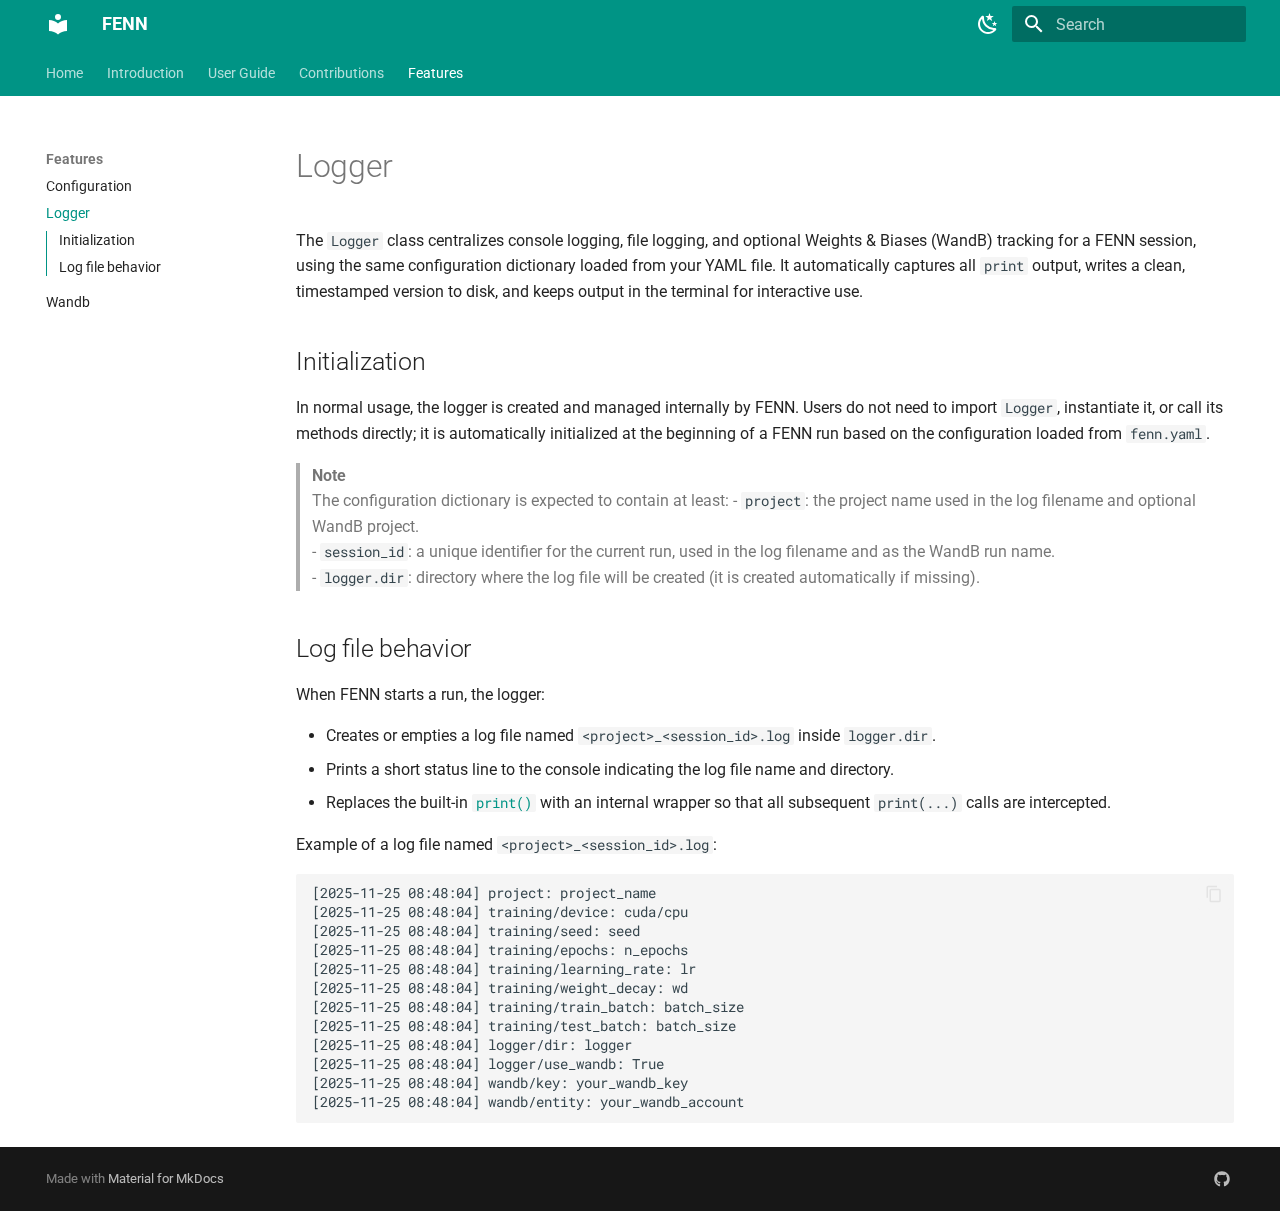
<file: site/logger/index.html>
<!doctype html>
<html lang="en" class="no-js">
  <head>
    
      <meta charset="utf-8">
      <meta name="viewport" content="width=device-width,initial-scale=1">
      
        <meta name="description" content="FENN Friendly Environment for Neural Networks">
      
      
        <meta name="author" content="PyFenn">
      
      
        <link rel="canonical" href="https://pyfenn.org/logger/">
      
      
        <link rel="prev" href="../configuration/">
      
      
        <link rel="next" href="../wandb/">
      
      
        
      
      
      <link rel="icon" href="../assets/images/favicon.png">
      <meta name="generator" content="mkdocs-1.6.1, mkdocs-material-9.7.0">
    
    
      
        <title>Logger - FENN</title>
      
    
    
      <link rel="stylesheet" href="../assets/stylesheets/main.618322db.min.css">
      
        
        <link rel="stylesheet" href="../assets/stylesheets/palette.ab4e12ef.min.css">
      
      


    
    
      
    
    
      
        
        
        <link rel="preconnect" href="https://fonts.gstatic.com" crossorigin>
        <link rel="stylesheet" href="https://fonts.googleapis.com/css?family=Roboto:300,300i,400,400i,700,700i%7CRoboto+Mono:400,400i,700,700i&display=fallback">
        <style>:root{--md-text-font:"Roboto";--md-code-font:"Roboto Mono"}</style>
      
    
    
    <script>__md_scope=new URL("..",location),__md_hash=e=>[...e].reduce(((e,_)=>(e<<5)-e+_.charCodeAt(0)),0),__md_get=(e,_=localStorage,t=__md_scope)=>JSON.parse(_.getItem(t.pathname+"."+e)),__md_set=(e,_,t=localStorage,a=__md_scope)=>{try{t.setItem(a.pathname+"."+e,JSON.stringify(_))}catch(e){}}</script>
    
      

    
    
  </head>
  
  
    
    
      
    
    
    
    
    <body dir="ltr" data-md-color-scheme="default" data-md-color-primary="teal" data-md-color-accent="teal">
  
    
    <input class="md-toggle" data-md-toggle="drawer" type="checkbox" id="__drawer" autocomplete="off">
    <input class="md-toggle" data-md-toggle="search" type="checkbox" id="__search" autocomplete="off">
    <label class="md-overlay" for="__drawer"></label>
    <div data-md-component="skip">
      
        
        <a href="#logger" class="md-skip">
          Skip to content
        </a>
      
    </div>
    <div data-md-component="announce">
      
    </div>
    
    
      

<header class="md-header" data-md-component="header">
  <nav class="md-header__inner md-grid" aria-label="Header">
    <a href=".." title="FENN" class="md-header__button md-logo" aria-label="FENN" data-md-component="logo">
      
  
  <svg xmlns="http://www.w3.org/2000/svg" viewBox="0 0 24 24"><path d="M12 8a3 3 0 0 0 3-3 3 3 0 0 0-3-3 3 3 0 0 0-3 3 3 3 0 0 0 3 3m0 3.54C9.64 9.35 6.5 8 3 8v11c3.5 0 6.64 1.35 9 3.54 2.36-2.19 5.5-3.54 9-3.54V8c-3.5 0-6.64 1.35-9 3.54"/></svg>

    </a>
    <label class="md-header__button md-icon" for="__drawer">
      
      <svg xmlns="http://www.w3.org/2000/svg" viewBox="0 0 24 24"><path d="M3 6h18v2H3zm0 5h18v2H3zm0 5h18v2H3z"/></svg>
    </label>
    <div class="md-header__title" data-md-component="header-title">
      <div class="md-header__ellipsis">
        <div class="md-header__topic">
          <span class="md-ellipsis">
            FENN
          </span>
        </div>
        <div class="md-header__topic" data-md-component="header-topic">
          <span class="md-ellipsis">
            
              Logger
            
          </span>
        </div>
      </div>
    </div>
    
      
        <form class="md-header__option" data-md-component="palette">
  
    
    
    
    <input class="md-option" data-md-color-media="" data-md-color-scheme="default" data-md-color-primary="teal" data-md-color-accent="teal"  aria-label="Switch to dark mode"  type="radio" name="__palette" id="__palette_0">
    
      <label class="md-header__button md-icon" title="Switch to dark mode" for="__palette_1" hidden>
        <svg xmlns="http://www.w3.org/2000/svg" viewBox="0 0 24 24"><path d="m17.75 4.09-2.53 1.94.91 3.06-2.63-1.81-2.63 1.81.91-3.06-2.53-1.94L12.44 4l1.06-3 1.06 3zm3.5 6.91-1.64 1.25.59 1.98-1.7-1.17-1.7 1.17.59-1.98L15.75 11l2.06-.05L18.5 9l.69 1.95zm-2.28 4.95c.83-.08 1.72 1.1 1.19 1.85-.32.45-.66.87-1.08 1.27C15.17 23 8.84 23 4.94 19.07c-3.91-3.9-3.91-10.24 0-14.14.4-.4.82-.76 1.27-1.08.75-.53 1.93.36 1.85 1.19-.27 2.86.69 5.83 2.89 8.02a9.96 9.96 0 0 0 8.02 2.89m-1.64 2.02a12.08 12.08 0 0 1-7.8-3.47c-2.17-2.19-3.33-5-3.49-7.82-2.81 3.14-2.7 7.96.31 10.98 3.02 3.01 7.84 3.12 10.98.31"/></svg>
      </label>
    
  
    
    
    
    <input class="md-option" data-md-color-media="" data-md-color-scheme="slate" data-md-color-primary="teal" data-md-color-accent="teal"  aria-label="Switch to light mode"  type="radio" name="__palette" id="__palette_1">
    
      <label class="md-header__button md-icon" title="Switch to light mode" for="__palette_0" hidden>
        <svg xmlns="http://www.w3.org/2000/svg" viewBox="0 0 24 24"><path d="M12 7a5 5 0 0 1 5 5 5 5 0 0 1-5 5 5 5 0 0 1-5-5 5 5 0 0 1 5-5m0 2a3 3 0 0 0-3 3 3 3 0 0 0 3 3 3 3 0 0 0 3-3 3 3 0 0 0-3-3m0-7 2.39 3.42C13.65 5.15 12.84 5 12 5s-1.65.15-2.39.42zM3.34 7l4.16-.35A7.2 7.2 0 0 0 5.94 8.5c-.44.74-.69 1.5-.83 2.29zm.02 10 1.76-3.77a7.131 7.131 0 0 0 2.38 4.14zM20.65 7l-1.77 3.79a7.02 7.02 0 0 0-2.38-4.15zm-.01 10-4.14.36c.59-.51 1.12-1.14 1.54-1.86.42-.73.69-1.5.83-2.29zM12 22l-2.41-3.44c.74.27 1.55.44 2.41.44.82 0 1.63-.17 2.37-.44z"/></svg>
      </label>
    
  
</form>
      
    
    
      <script>var palette=__md_get("__palette");if(palette&&palette.color){if("(prefers-color-scheme)"===palette.color.media){var media=matchMedia("(prefers-color-scheme: light)"),input=document.querySelector(media.matches?"[data-md-color-media='(prefers-color-scheme: light)']":"[data-md-color-media='(prefers-color-scheme: dark)']");palette.color.media=input.getAttribute("data-md-color-media"),palette.color.scheme=input.getAttribute("data-md-color-scheme"),palette.color.primary=input.getAttribute("data-md-color-primary"),palette.color.accent=input.getAttribute("data-md-color-accent")}for(var[key,value]of Object.entries(palette.color))document.body.setAttribute("data-md-color-"+key,value)}</script>
    
    
    
      
      
        <label class="md-header__button md-icon" for="__search">
          
          <svg xmlns="http://www.w3.org/2000/svg" viewBox="0 0 24 24"><path d="M9.5 3A6.5 6.5 0 0 1 16 9.5c0 1.61-.59 3.09-1.56 4.23l.27.27h.79l5 5-1.5 1.5-5-5v-.79l-.27-.27A6.52 6.52 0 0 1 9.5 16 6.5 6.5 0 0 1 3 9.5 6.5 6.5 0 0 1 9.5 3m0 2C7 5 5 7 5 9.5S7 14 9.5 14 14 12 14 9.5 12 5 9.5 5"/></svg>
        </label>
        <div class="md-search" data-md-component="search" role="dialog">
  <label class="md-search__overlay" for="__search"></label>
  <div class="md-search__inner" role="search">
    <form class="md-search__form" name="search">
      <input type="text" class="md-search__input" name="query" aria-label="Search" placeholder="Search" autocapitalize="off" autocorrect="off" autocomplete="off" spellcheck="false" data-md-component="search-query" required>
      <label class="md-search__icon md-icon" for="__search">
        
        <svg xmlns="http://www.w3.org/2000/svg" viewBox="0 0 24 24"><path d="M9.5 3A6.5 6.5 0 0 1 16 9.5c0 1.61-.59 3.09-1.56 4.23l.27.27h.79l5 5-1.5 1.5-5-5v-.79l-.27-.27A6.52 6.52 0 0 1 9.5 16 6.5 6.5 0 0 1 3 9.5 6.5 6.5 0 0 1 9.5 3m0 2C7 5 5 7 5 9.5S7 14 9.5 14 14 12 14 9.5 12 5 9.5 5"/></svg>
        
        <svg xmlns="http://www.w3.org/2000/svg" viewBox="0 0 24 24"><path d="M20 11v2H8l5.5 5.5-1.42 1.42L4.16 12l7.92-7.92L13.5 5.5 8 11z"/></svg>
      </label>
      <nav class="md-search__options" aria-label="Search">
        
        <button type="reset" class="md-search__icon md-icon" title="Clear" aria-label="Clear" tabindex="-1">
          
          <svg xmlns="http://www.w3.org/2000/svg" viewBox="0 0 24 24"><path d="M19 6.41 17.59 5 12 10.59 6.41 5 5 6.41 10.59 12 5 17.59 6.41 19 12 13.41 17.59 19 19 17.59 13.41 12z"/></svg>
        </button>
      </nav>
      
        <div class="md-search__suggest" data-md-component="search-suggest"></div>
      
    </form>
    <div class="md-search__output">
      <div class="md-search__scrollwrap" tabindex="0" data-md-scrollfix>
        <div class="md-search-result" data-md-component="search-result">
          <div class="md-search-result__meta">
            Initializing search
          </div>
          <ol class="md-search-result__list" role="presentation"></ol>
        </div>
      </div>
    </div>
  </div>
</div>
      
    
    
  </nav>
  
</header>
    
    <div class="md-container" data-md-component="container">
      
      
        
          
            
<nav class="md-tabs" aria-label="Tabs" data-md-component="tabs">
  <div class="md-grid">
    <ul class="md-tabs__list">
      
        
  
  
  
  
    <li class="md-tabs__item">
      <a href=".." class="md-tabs__link">
        
  
  
    
  
  Home

      </a>
    </li>
  

      
        
  
  
  
  
    
    
      <li class="md-tabs__item">
        <a href="../whyfenn/" class="md-tabs__link">
          
  
  
  Introduction

        </a>
      </li>
    
  

      
        
  
  
  
  
    
    
      <li class="md-tabs__item">
        <a href="../quickstart/" class="md-tabs__link">
          
  
  
  User Guide

        </a>
      </li>
    
  

      
        
  
  
  
  
    
    
      <li class="md-tabs__item">
        <a href="../contributing/" class="md-tabs__link">
          
  
  
  Contributions

        </a>
      </li>
    
  

      
        
  
  
  
    
  
  
    
    
      <li class="md-tabs__item md-tabs__item--active">
        <a href="../configuration/" class="md-tabs__link">
          
  
  
  Features

        </a>
      </li>
    
  

      
    </ul>
  </div>
</nav>
          
        
      
      <main class="md-main" data-md-component="main">
        <div class="md-main__inner md-grid">
          
            
              
              <div class="md-sidebar md-sidebar--primary" data-md-component="sidebar" data-md-type="navigation" >
                <div class="md-sidebar__scrollwrap">
                  <div class="md-sidebar__inner">
                    


  


  

<nav class="md-nav md-nav--primary md-nav--lifted md-nav--integrated" aria-label="Navigation" data-md-level="0">
  <label class="md-nav__title" for="__drawer">
    <a href=".." title="FENN" class="md-nav__button md-logo" aria-label="FENN" data-md-component="logo">
      
  
  <svg xmlns="http://www.w3.org/2000/svg" viewBox="0 0 24 24"><path d="M12 8a3 3 0 0 0 3-3 3 3 0 0 0-3-3 3 3 0 0 0-3 3 3 3 0 0 0 3 3m0 3.54C9.64 9.35 6.5 8 3 8v11c3.5 0 6.64 1.35 9 3.54 2.36-2.19 5.5-3.54 9-3.54V8c-3.5 0-6.64 1.35-9 3.54"/></svg>

    </a>
    FENN
  </label>
  
  <ul class="md-nav__list" data-md-scrollfix>
    
      
      
  
  
  
  
    <li class="md-nav__item">
      <a href=".." class="md-nav__link">
        
  
  
  <span class="md-ellipsis">
    
  
    Home
  

    
  </span>
  
  

      </a>
    </li>
  

    
      
      
  
  
  
  
    
    
    
    
      
      
        
      
    
    
    <li class="md-nav__item md-nav__item--nested">
      
        
        
        <input class="md-nav__toggle md-toggle " type="checkbox" id="__nav_2" >
        
          
          <label class="md-nav__link" for="__nav_2" id="__nav_2_label" tabindex="0">
            
  
  
  <span class="md-ellipsis">
    
  
    Introduction
  

    
  </span>
  
  

            <span class="md-nav__icon md-icon"></span>
          </label>
        
        <nav class="md-nav" data-md-level="1" aria-labelledby="__nav_2_label" aria-expanded="false">
          <label class="md-nav__title" for="__nav_2">
            <span class="md-nav__icon md-icon"></span>
            
  
    Introduction
  

          </label>
          <ul class="md-nav__list" data-md-scrollfix>
            
              
                
  
  
  
  
    <li class="md-nav__item">
      <a href="../whyfenn/" class="md-nav__link">
        
  
  
  <span class="md-ellipsis">
    
  
    Introduction
  

    
  </span>
  
  

      </a>
    </li>
  

              
            
              
                
  
  
  
  
    <li class="md-nav__item">
      <a href="../roadmap/" class="md-nav__link">
        
  
  
  <span class="md-ellipsis">
    
  
    Roadmap
  

    
  </span>
  
  

      </a>
    </li>
  

              
            
          </ul>
        </nav>
      
    </li>
  

    
      
      
  
  
  
  
    
    
    
    
      
      
        
      
    
    
    <li class="md-nav__item md-nav__item--nested">
      
        
        
        <input class="md-nav__toggle md-toggle " type="checkbox" id="__nav_3" >
        
          
          <label class="md-nav__link" for="__nav_3" id="__nav_3_label" tabindex="0">
            
  
  
  <span class="md-ellipsis">
    
  
    User Guide
  

    
  </span>
  
  

            <span class="md-nav__icon md-icon"></span>
          </label>
        
        <nav class="md-nav" data-md-level="1" aria-labelledby="__nav_3_label" aria-expanded="false">
          <label class="md-nav__title" for="__nav_3">
            <span class="md-nav__icon md-icon"></span>
            
  
    User Guide
  

          </label>
          <ul class="md-nav__list" data-md-scrollfix>
            
              
                
  
  
  
  
    <li class="md-nav__item">
      <a href="../quickstart/" class="md-nav__link">
        
  
  
  <span class="md-ellipsis">
    
  
    Quickstart
  

    
  </span>
  
  

      </a>
    </li>
  

              
            
          </ul>
        </nav>
      
    </li>
  

    
      
      
  
  
  
  
    
    
    
    
      
      
        
      
    
    
    <li class="md-nav__item md-nav__item--nested">
      
        
        
        <input class="md-nav__toggle md-toggle " type="checkbox" id="__nav_4" >
        
          
          <label class="md-nav__link" for="__nav_4" id="__nav_4_label" tabindex="0">
            
  
  
  <span class="md-ellipsis">
    
  
    Contributions
  

    
  </span>
  
  

            <span class="md-nav__icon md-icon"></span>
          </label>
        
        <nav class="md-nav" data-md-level="1" aria-labelledby="__nav_4_label" aria-expanded="false">
          <label class="md-nav__title" for="__nav_4">
            <span class="md-nav__icon md-icon"></span>
            
  
    Contributions
  

          </label>
          <ul class="md-nav__list" data-md-scrollfix>
            
              
                
  
  
  
  
    <li class="md-nav__item">
      <a href="../contributing/" class="md-nav__link">
        
  
  
  <span class="md-ellipsis">
    
  
    Contributing
  

    
  </span>
  
  

      </a>
    </li>
  

              
            
          </ul>
        </nav>
      
    </li>
  

    
      
      
  
  
    
  
  
  
    
    
    
    
      
        
        
      
      
        
      
    
    
    <li class="md-nav__item md-nav__item--active md-nav__item--section md-nav__item--nested">
      
        
        
        <input class="md-nav__toggle md-toggle " type="checkbox" id="__nav_5" checked>
        
          
          <label class="md-nav__link" for="__nav_5" id="__nav_5_label" tabindex="">
            
  
  
  <span class="md-ellipsis">
    
  
    Features
  

    
  </span>
  
  

            <span class="md-nav__icon md-icon"></span>
          </label>
        
        <nav class="md-nav" data-md-level="1" aria-labelledby="__nav_5_label" aria-expanded="true">
          <label class="md-nav__title" for="__nav_5">
            <span class="md-nav__icon md-icon"></span>
            
  
    Features
  

          </label>
          <ul class="md-nav__list" data-md-scrollfix>
            
              
                
  
  
  
  
    <li class="md-nav__item">
      <a href="../configuration/" class="md-nav__link">
        
  
  
  <span class="md-ellipsis">
    
  
    Configuration
  

    
  </span>
  
  

      </a>
    </li>
  

              
            
              
                
  
  
    
  
  
  
    <li class="md-nav__item md-nav__item--active">
      
      <input class="md-nav__toggle md-toggle" type="checkbox" id="__toc">
      
      
        
      
      
        <label class="md-nav__link md-nav__link--active" for="__toc">
          
  
  
  <span class="md-ellipsis">
    
  
    Logger
  

    
  </span>
  
  

          <span class="md-nav__icon md-icon"></span>
        </label>
      
      <a href="./" class="md-nav__link md-nav__link--active">
        
  
  
  <span class="md-ellipsis">
    
  
    Logger
  

    
  </span>
  
  

      </a>
      
        

<nav class="md-nav md-nav--secondary" aria-label="Table of contents">
  
  
  
    
  
  
    <label class="md-nav__title" for="__toc">
      <span class="md-nav__icon md-icon"></span>
      Table of contents
    </label>
    <ul class="md-nav__list" data-md-component="toc" data-md-scrollfix>
      
        <li class="md-nav__item">
  <a href="#initialization" class="md-nav__link">
    <span class="md-ellipsis">
      
        Initialization
      
    </span>
  </a>
  
</li>
      
        <li class="md-nav__item">
  <a href="#log-file-behavior" class="md-nav__link">
    <span class="md-ellipsis">
      
        Log file behavior
      
    </span>
  </a>
  
</li>
      
    </ul>
  
</nav>
      
    </li>
  

              
            
              
                
  
  
  
  
    <li class="md-nav__item">
      <a href="../wandb/" class="md-nav__link">
        
  
  
  <span class="md-ellipsis">
    
  
    Wandb
  

    
  </span>
  
  

      </a>
    </li>
  

              
            
          </ul>
        </nav>
      
    </li>
  

    
  </ul>
</nav>
                  </div>
                </div>
              </div>
            
            
          
          
            <div class="md-content" data-md-component="content">
              
              <article class="md-content__inner md-typeset">
                
                  



<h1 id="logger">Logger<a class="headerlink" href="#logger" title="Permanent link">&para;</a></h1>
<p>The <code>Logger</code> class centralizes console logging, file logging, and optional Weights &amp; Biases (WandB) tracking for a FENN session, using the same configuration dictionary loaded from your YAML file. It automatically captures all <code>print</code> output, writes a clean, timestamped version to disk, and keeps output in the terminal for interactive use.</p>
<h2 id="initialization">Initialization<a class="headerlink" href="#initialization" title="Permanent link">&para;</a></h2>
<p>In normal usage, the logger is created and managed internally by FENN. Users do not need to import <code>Logger</code>, instantiate it, or call its methods directly; it is automatically initialized at the beginning of a FENN run based on the configuration loaded from <code>fenn.yaml</code>.</p>
<blockquote>
<p><strong>Note</strong><br />
The configuration dictionary is expected to contain at least:
- <code>project</code>: the project name used in the log filename and optional WandB project.<br />
- <code>session_id</code>: a unique identifier for the current run, used in the log filename and as the WandB run name.<br />
- <code>logger.dir</code>: directory where the log file will be created (it is created automatically if missing).</p>
</blockquote>
<h2 id="log-file-behavior">Log file behavior<a class="headerlink" href="#log-file-behavior" title="Permanent link">&para;</a></h2>
<p>When FENN starts a run, the logger:</p>
<ul>
<li>Creates or empties a log file named <code>&lt;project&gt;_&lt;session_id&gt;.log</code> inside <code>logger.dir</code>.  </li>
<li>Prints a short status line to the console indicating the log file name and directory.  </li>
<li>Replaces the built-in <a href="https://docs.python.org/3/library/functions.html#print"><code>print()</code></a> with an internal wrapper so that all subsequent <code>print(...)</code> calls are intercepted.</li>
</ul>
<p>Example of a log file named <code>&lt;project&gt;_&lt;session_id&gt;.log</code>:</p>
<div class="highlight"><pre><span></span><code>[2025-11-25 08:48:04] project: project_name
[2025-11-25 08:48:04] training/device: cuda/cpu
[2025-11-25 08:48:04] training/seed: seed
[2025-11-25 08:48:04] training/epochs: n_epochs
[2025-11-25 08:48:04] training/learning_rate: lr
[2025-11-25 08:48:04] training/weight_decay: wd
[2025-11-25 08:48:04] training/train_batch: batch_size
[2025-11-25 08:48:04] training/test_batch: batch_size
[2025-11-25 08:48:04] logger/dir: logger
[2025-11-25 08:48:04] logger/use_wandb: True
[2025-11-25 08:48:04] wandb/key: your_wandb_key
[2025-11-25 08:48:04] wandb/entity: your_wandb_account
</code></pre></div>












                
              </article>
            </div>
          
          
<script>var target=document.getElementById(location.hash.slice(1));target&&target.name&&(target.checked=target.name.startsWith("__tabbed_"))</script>
        </div>
        
          <button type="button" class="md-top md-icon" data-md-component="top" hidden>
  
  <svg xmlns="http://www.w3.org/2000/svg" viewBox="0 0 24 24"><path d="M13 20h-2V8l-5.5 5.5-1.42-1.42L12 4.16l7.92 7.92-1.42 1.42L13 8z"/></svg>
  Back to top
</button>
        
      </main>
      
        <footer class="md-footer">
  
  <div class="md-footer-meta md-typeset">
    <div class="md-footer-meta__inner md-grid">
      <div class="md-copyright">
  
  
    Made with
    <a href="https://squidfunk.github.io/mkdocs-material/" target="_blank" rel="noopener">
      Material for MkDocs
    </a>
  
</div>
      
        
<div class="md-social">
  
    
    
    
    
    <a href="https://github.com/pyfenn/fenn" target="_blank" rel="noopener" title="Source on GitHub" class="md-social__link">
      <svg xmlns="http://www.w3.org/2000/svg" viewBox="0 0 512 512"><!--! Font Awesome Free 7.1.0 by @fontawesome - https://fontawesome.com License - https://fontawesome.com/license/free (Icons: CC BY 4.0, Fonts: SIL OFL 1.1, Code: MIT License) Copyright 2025 Fonticons, Inc.--><path d="M173.9 397.4c0 2-2.3 3.6-5.2 3.6-3.3.3-5.6-1.3-5.6-3.6 0-2 2.3-3.6 5.2-3.6 3-.3 5.6 1.3 5.6 3.6m-31.1-4.5c-.7 2 1.3 4.3 4.3 4.9 2.6 1 5.6 0 6.2-2s-1.3-4.3-4.3-5.2c-2.6-.7-5.5.3-6.2 2.3m44.2-1.7c-2.9.7-4.9 2.6-4.6 4.9.3 2 2.9 3.3 5.9 2.6 2.9-.7 4.9-2.6 4.6-4.6-.3-1.9-3-3.2-5.9-2.9M252.8 8C114.1 8 8 113.3 8 252c0 110.9 69.8 205.8 169.5 239.2 12.8 2.3 17.3-5.6 17.3-12.1 0-6.2-.3-40.4-.3-61.4 0 0-70 15-84.7-29.8 0 0-11.4-29.1-27.8-36.6 0 0-22.9-15.7 1.6-15.4 0 0 24.9 2 38.6 25.8 21.9 38.6 58.6 27.5 72.9 20.9 2.3-16 8.8-27.1 16-33.7-55.9-6.2-112.3-14.3-112.3-110.5 0-27.5 7.6-41.3 23.6-58.9-2.6-6.5-11.1-33.3 2.6-67.9 20.9-6.5 69 27 69 27 20-5.6 41.5-8.5 62.8-8.5s42.8 2.9 62.8 8.5c0 0 48.1-33.6 69-27 13.7 34.7 5.2 61.4 2.6 67.9 16 17.7 25.8 31.5 25.8 58.9 0 96.5-58.9 104.2-114.8 110.5 9.2 7.9 17 22.9 17 46.4 0 33.7-.3 75.4-.3 83.6 0 6.5 4.6 14.4 17.3 12.1C436.2 457.8 504 362.9 504 252 504 113.3 391.5 8 252.8 8M105.2 352.9c-1.3 1-1 3.3.7 5.2 1.6 1.6 3.9 2.3 5.2 1 1.3-1 1-3.3-.7-5.2-1.6-1.6-3.9-2.3-5.2-1m-10.8-8.1c-.7 1.3.3 2.9 2.3 3.9 1.6 1 3.6.7 4.3-.7.7-1.3-.3-2.9-2.3-3.9-2-.6-3.6-.3-4.3.7m32.4 35.6c-1.6 1.3-1 4.3 1.3 6.2 2.3 2.3 5.2 2.6 6.5 1 1.3-1.3.7-4.3-1.3-6.2-2.2-2.3-5.2-2.6-6.5-1m-11.4-14.7c-1.6 1-1.6 3.6 0 5.9s4.3 3.3 5.6 2.3c1.6-1.3 1.6-3.9 0-6.2-1.4-2.3-4-3.3-5.6-2"/></svg>
    </a>
  
</div>
      
    </div>
  </div>
</footer>
      
    </div>
    <div class="md-dialog" data-md-component="dialog">
      <div class="md-dialog__inner md-typeset"></div>
    </div>
    
    
    
      
      
      <script id="__config" type="application/json">{"annotate": null, "base": "..", "features": ["navigation.tabs", "navigation.sections", "navigation.top", "search.suggest", "content.code.copy", "toc.integrate"], "search": "../assets/javascripts/workers/search.7a47a382.min.js", "tags": null, "translations": {"clipboard.copied": "Copied to clipboard", "clipboard.copy": "Copy to clipboard", "search.result.more.one": "1 more on this page", "search.result.more.other": "# more on this page", "search.result.none": "No matching documents", "search.result.one": "1 matching document", "search.result.other": "# matching documents", "search.result.placeholder": "Type to start searching", "search.result.term.missing": "Missing", "select.version": "Select version"}, "version": null}</script>
    
    
      <script src="../assets/javascripts/bundle.e71a0d61.min.js"></script>
      
    
  </body>
</html>
</file>
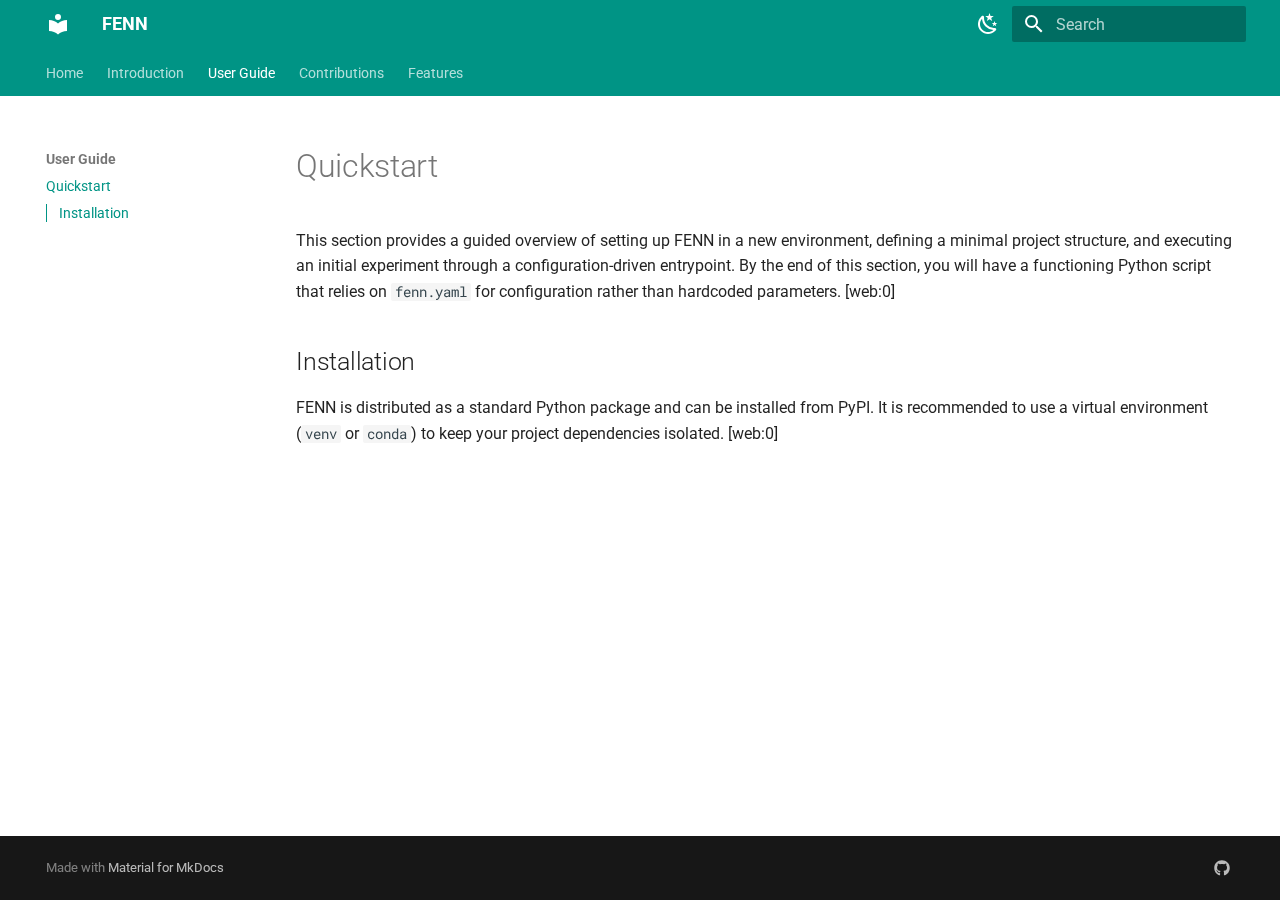
<file: site/quickstart/index.html>
<!doctype html>
<html lang="en" class="no-js">
  <head>
    
      <meta charset="utf-8">
      <meta name="viewport" content="width=device-width,initial-scale=1">
      
        <meta name="description" content="FENN Friendly Environment for Neural Networks">
      
      
        <meta name="author" content="PyFenn">
      
      
        <link rel="canonical" href="https://pyfenn.org/quickstart/">
      
      
        <link rel="prev" href="../roadmap/">
      
      
        <link rel="next" href="../contributing/">
      
      
        
      
      
      <link rel="icon" href="../assets/images/favicon.png">
      <meta name="generator" content="mkdocs-1.6.1, mkdocs-material-9.7.0">
    
    
      
        <title>Quickstart - FENN</title>
      
    
    
      <link rel="stylesheet" href="../assets/stylesheets/main.618322db.min.css">
      
        
        <link rel="stylesheet" href="../assets/stylesheets/palette.ab4e12ef.min.css">
      
      


    
    
      
    
    
      
        
        
        <link rel="preconnect" href="https://fonts.gstatic.com" crossorigin>
        <link rel="stylesheet" href="https://fonts.googleapis.com/css?family=Roboto:300,300i,400,400i,700,700i%7CRoboto+Mono:400,400i,700,700i&display=fallback">
        <style>:root{--md-text-font:"Roboto";--md-code-font:"Roboto Mono"}</style>
      
    
    
    <script>__md_scope=new URL("..",location),__md_hash=e=>[...e].reduce(((e,_)=>(e<<5)-e+_.charCodeAt(0)),0),__md_get=(e,_=localStorage,t=__md_scope)=>JSON.parse(_.getItem(t.pathname+"."+e)),__md_set=(e,_,t=localStorage,a=__md_scope)=>{try{t.setItem(a.pathname+"."+e,JSON.stringify(_))}catch(e){}}</script>
    
      

    
    
  </head>
  
  
    
    
      
    
    
    
    
    <body dir="ltr" data-md-color-scheme="default" data-md-color-primary="teal" data-md-color-accent="teal">
  
    
    <input class="md-toggle" data-md-toggle="drawer" type="checkbox" id="__drawer" autocomplete="off">
    <input class="md-toggle" data-md-toggle="search" type="checkbox" id="__search" autocomplete="off">
    <label class="md-overlay" for="__drawer"></label>
    <div data-md-component="skip">
      
        
        <a href="#quickstart" class="md-skip">
          Skip to content
        </a>
      
    </div>
    <div data-md-component="announce">
      
    </div>
    
    
      

<header class="md-header" data-md-component="header">
  <nav class="md-header__inner md-grid" aria-label="Header">
    <a href=".." title="FENN" class="md-header__button md-logo" aria-label="FENN" data-md-component="logo">
      
  
  <svg xmlns="http://www.w3.org/2000/svg" viewBox="0 0 24 24"><path d="M12 8a3 3 0 0 0 3-3 3 3 0 0 0-3-3 3 3 0 0 0-3 3 3 3 0 0 0 3 3m0 3.54C9.64 9.35 6.5 8 3 8v11c3.5 0 6.64 1.35 9 3.54 2.36-2.19 5.5-3.54 9-3.54V8c-3.5 0-6.64 1.35-9 3.54"/></svg>

    </a>
    <label class="md-header__button md-icon" for="__drawer">
      
      <svg xmlns="http://www.w3.org/2000/svg" viewBox="0 0 24 24"><path d="M3 6h18v2H3zm0 5h18v2H3zm0 5h18v2H3z"/></svg>
    </label>
    <div class="md-header__title" data-md-component="header-title">
      <div class="md-header__ellipsis">
        <div class="md-header__topic">
          <span class="md-ellipsis">
            FENN
          </span>
        </div>
        <div class="md-header__topic" data-md-component="header-topic">
          <span class="md-ellipsis">
            
              Quickstart
            
          </span>
        </div>
      </div>
    </div>
    
      
        <form class="md-header__option" data-md-component="palette">
  
    
    
    
    <input class="md-option" data-md-color-media="" data-md-color-scheme="default" data-md-color-primary="teal" data-md-color-accent="teal"  aria-label="Switch to dark mode"  type="radio" name="__palette" id="__palette_0">
    
      <label class="md-header__button md-icon" title="Switch to dark mode" for="__palette_1" hidden>
        <svg xmlns="http://www.w3.org/2000/svg" viewBox="0 0 24 24"><path d="m17.75 4.09-2.53 1.94.91 3.06-2.63-1.81-2.63 1.81.91-3.06-2.53-1.94L12.44 4l1.06-3 1.06 3zm3.5 6.91-1.64 1.25.59 1.98-1.7-1.17-1.7 1.17.59-1.98L15.75 11l2.06-.05L18.5 9l.69 1.95zm-2.28 4.95c.83-.08 1.72 1.1 1.19 1.85-.32.45-.66.87-1.08 1.27C15.17 23 8.84 23 4.94 19.07c-3.91-3.9-3.91-10.24 0-14.14.4-.4.82-.76 1.27-1.08.75-.53 1.93.36 1.85 1.19-.27 2.86.69 5.83 2.89 8.02a9.96 9.96 0 0 0 8.02 2.89m-1.64 2.02a12.08 12.08 0 0 1-7.8-3.47c-2.17-2.19-3.33-5-3.49-7.82-2.81 3.14-2.7 7.96.31 10.98 3.02 3.01 7.84 3.12 10.98.31"/></svg>
      </label>
    
  
    
    
    
    <input class="md-option" data-md-color-media="" data-md-color-scheme="slate" data-md-color-primary="teal" data-md-color-accent="teal"  aria-label="Switch to light mode"  type="radio" name="__palette" id="__palette_1">
    
      <label class="md-header__button md-icon" title="Switch to light mode" for="__palette_0" hidden>
        <svg xmlns="http://www.w3.org/2000/svg" viewBox="0 0 24 24"><path d="M12 7a5 5 0 0 1 5 5 5 5 0 0 1-5 5 5 5 0 0 1-5-5 5 5 0 0 1 5-5m0 2a3 3 0 0 0-3 3 3 3 0 0 0 3 3 3 3 0 0 0 3-3 3 3 0 0 0-3-3m0-7 2.39 3.42C13.65 5.15 12.84 5 12 5s-1.65.15-2.39.42zM3.34 7l4.16-.35A7.2 7.2 0 0 0 5.94 8.5c-.44.74-.69 1.5-.83 2.29zm.02 10 1.76-3.77a7.131 7.131 0 0 0 2.38 4.14zM20.65 7l-1.77 3.79a7.02 7.02 0 0 0-2.38-4.15zm-.01 10-4.14.36c.59-.51 1.12-1.14 1.54-1.86.42-.73.69-1.5.83-2.29zM12 22l-2.41-3.44c.74.27 1.55.44 2.41.44.82 0 1.63-.17 2.37-.44z"/></svg>
      </label>
    
  
</form>
      
    
    
      <script>var palette=__md_get("__palette");if(palette&&palette.color){if("(prefers-color-scheme)"===palette.color.media){var media=matchMedia("(prefers-color-scheme: light)"),input=document.querySelector(media.matches?"[data-md-color-media='(prefers-color-scheme: light)']":"[data-md-color-media='(prefers-color-scheme: dark)']");palette.color.media=input.getAttribute("data-md-color-media"),palette.color.scheme=input.getAttribute("data-md-color-scheme"),palette.color.primary=input.getAttribute("data-md-color-primary"),palette.color.accent=input.getAttribute("data-md-color-accent")}for(var[key,value]of Object.entries(palette.color))document.body.setAttribute("data-md-color-"+key,value)}</script>
    
    
    
      
      
        <label class="md-header__button md-icon" for="__search">
          
          <svg xmlns="http://www.w3.org/2000/svg" viewBox="0 0 24 24"><path d="M9.5 3A6.5 6.5 0 0 1 16 9.5c0 1.61-.59 3.09-1.56 4.23l.27.27h.79l5 5-1.5 1.5-5-5v-.79l-.27-.27A6.52 6.52 0 0 1 9.5 16 6.5 6.5 0 0 1 3 9.5 6.5 6.5 0 0 1 9.5 3m0 2C7 5 5 7 5 9.5S7 14 9.5 14 14 12 14 9.5 12 5 9.5 5"/></svg>
        </label>
        <div class="md-search" data-md-component="search" role="dialog">
  <label class="md-search__overlay" for="__search"></label>
  <div class="md-search__inner" role="search">
    <form class="md-search__form" name="search">
      <input type="text" class="md-search__input" name="query" aria-label="Search" placeholder="Search" autocapitalize="off" autocorrect="off" autocomplete="off" spellcheck="false" data-md-component="search-query" required>
      <label class="md-search__icon md-icon" for="__search">
        
        <svg xmlns="http://www.w3.org/2000/svg" viewBox="0 0 24 24"><path d="M9.5 3A6.5 6.5 0 0 1 16 9.5c0 1.61-.59 3.09-1.56 4.23l.27.27h.79l5 5-1.5 1.5-5-5v-.79l-.27-.27A6.52 6.52 0 0 1 9.5 16 6.5 6.5 0 0 1 3 9.5 6.5 6.5 0 0 1 9.5 3m0 2C7 5 5 7 5 9.5S7 14 9.5 14 14 12 14 9.5 12 5 9.5 5"/></svg>
        
        <svg xmlns="http://www.w3.org/2000/svg" viewBox="0 0 24 24"><path d="M20 11v2H8l5.5 5.5-1.42 1.42L4.16 12l7.92-7.92L13.5 5.5 8 11z"/></svg>
      </label>
      <nav class="md-search__options" aria-label="Search">
        
        <button type="reset" class="md-search__icon md-icon" title="Clear" aria-label="Clear" tabindex="-1">
          
          <svg xmlns="http://www.w3.org/2000/svg" viewBox="0 0 24 24"><path d="M19 6.41 17.59 5 12 10.59 6.41 5 5 6.41 10.59 12 5 17.59 6.41 19 12 13.41 17.59 19 19 17.59 13.41 12z"/></svg>
        </button>
      </nav>
      
        <div class="md-search__suggest" data-md-component="search-suggest"></div>
      
    </form>
    <div class="md-search__output">
      <div class="md-search__scrollwrap" tabindex="0" data-md-scrollfix>
        <div class="md-search-result" data-md-component="search-result">
          <div class="md-search-result__meta">
            Initializing search
          </div>
          <ol class="md-search-result__list" role="presentation"></ol>
        </div>
      </div>
    </div>
  </div>
</div>
      
    
    
  </nav>
  
</header>
    
    <div class="md-container" data-md-component="container">
      
      
        
          
            
<nav class="md-tabs" aria-label="Tabs" data-md-component="tabs">
  <div class="md-grid">
    <ul class="md-tabs__list">
      
        
  
  
  
  
    <li class="md-tabs__item">
      <a href=".." class="md-tabs__link">
        
  
  
    
  
  Home

      </a>
    </li>
  

      
        
  
  
  
  
    
    
      <li class="md-tabs__item">
        <a href="../whyfenn/" class="md-tabs__link">
          
  
  
  Introduction

        </a>
      </li>
    
  

      
        
  
  
  
    
  
  
    
    
      <li class="md-tabs__item md-tabs__item--active">
        <a href="./" class="md-tabs__link">
          
  
  
  User Guide

        </a>
      </li>
    
  

      
        
  
  
  
  
    
    
      <li class="md-tabs__item">
        <a href="../contributing/" class="md-tabs__link">
          
  
  
  Contributions

        </a>
      </li>
    
  

      
        
  
  
  
  
    
    
      <li class="md-tabs__item">
        <a href="../configuration/" class="md-tabs__link">
          
  
  
  Features

        </a>
      </li>
    
  

      
    </ul>
  </div>
</nav>
          
        
      
      <main class="md-main" data-md-component="main">
        <div class="md-main__inner md-grid">
          
            
              
              <div class="md-sidebar md-sidebar--primary" data-md-component="sidebar" data-md-type="navigation" >
                <div class="md-sidebar__scrollwrap">
                  <div class="md-sidebar__inner">
                    


  


  

<nav class="md-nav md-nav--primary md-nav--lifted md-nav--integrated" aria-label="Navigation" data-md-level="0">
  <label class="md-nav__title" for="__drawer">
    <a href=".." title="FENN" class="md-nav__button md-logo" aria-label="FENN" data-md-component="logo">
      
  
  <svg xmlns="http://www.w3.org/2000/svg" viewBox="0 0 24 24"><path d="M12 8a3 3 0 0 0 3-3 3 3 0 0 0-3-3 3 3 0 0 0-3 3 3 3 0 0 0 3 3m0 3.54C9.64 9.35 6.5 8 3 8v11c3.5 0 6.64 1.35 9 3.54 2.36-2.19 5.5-3.54 9-3.54V8c-3.5 0-6.64 1.35-9 3.54"/></svg>

    </a>
    FENN
  </label>
  
  <ul class="md-nav__list" data-md-scrollfix>
    
      
      
  
  
  
  
    <li class="md-nav__item">
      <a href=".." class="md-nav__link">
        
  
  
  <span class="md-ellipsis">
    
  
    Home
  

    
  </span>
  
  

      </a>
    </li>
  

    
      
      
  
  
  
  
    
    
    
    
      
      
        
      
    
    
    <li class="md-nav__item md-nav__item--nested">
      
        
        
        <input class="md-nav__toggle md-toggle " type="checkbox" id="__nav_2" >
        
          
          <label class="md-nav__link" for="__nav_2" id="__nav_2_label" tabindex="0">
            
  
  
  <span class="md-ellipsis">
    
  
    Introduction
  

    
  </span>
  
  

            <span class="md-nav__icon md-icon"></span>
          </label>
        
        <nav class="md-nav" data-md-level="1" aria-labelledby="__nav_2_label" aria-expanded="false">
          <label class="md-nav__title" for="__nav_2">
            <span class="md-nav__icon md-icon"></span>
            
  
    Introduction
  

          </label>
          <ul class="md-nav__list" data-md-scrollfix>
            
              
                
  
  
  
  
    <li class="md-nav__item">
      <a href="../whyfenn/" class="md-nav__link">
        
  
  
  <span class="md-ellipsis">
    
  
    Introduction
  

    
  </span>
  
  

      </a>
    </li>
  

              
            
              
                
  
  
  
  
    <li class="md-nav__item">
      <a href="../roadmap/" class="md-nav__link">
        
  
  
  <span class="md-ellipsis">
    
  
    Roadmap
  

    
  </span>
  
  

      </a>
    </li>
  

              
            
          </ul>
        </nav>
      
    </li>
  

    
      
      
  
  
    
  
  
  
    
    
    
    
      
        
        
      
      
        
      
    
    
    <li class="md-nav__item md-nav__item--active md-nav__item--section md-nav__item--nested">
      
        
        
        <input class="md-nav__toggle md-toggle " type="checkbox" id="__nav_3" checked>
        
          
          <label class="md-nav__link" for="__nav_3" id="__nav_3_label" tabindex="">
            
  
  
  <span class="md-ellipsis">
    
  
    User Guide
  

    
  </span>
  
  

            <span class="md-nav__icon md-icon"></span>
          </label>
        
        <nav class="md-nav" data-md-level="1" aria-labelledby="__nav_3_label" aria-expanded="true">
          <label class="md-nav__title" for="__nav_3">
            <span class="md-nav__icon md-icon"></span>
            
  
    User Guide
  

          </label>
          <ul class="md-nav__list" data-md-scrollfix>
            
              
                
  
  
    
  
  
  
    <li class="md-nav__item md-nav__item--active">
      
      <input class="md-nav__toggle md-toggle" type="checkbox" id="__toc">
      
      
        
      
      
        <label class="md-nav__link md-nav__link--active" for="__toc">
          
  
  
  <span class="md-ellipsis">
    
  
    Quickstart
  

    
  </span>
  
  

          <span class="md-nav__icon md-icon"></span>
        </label>
      
      <a href="./" class="md-nav__link md-nav__link--active">
        
  
  
  <span class="md-ellipsis">
    
  
    Quickstart
  

    
  </span>
  
  

      </a>
      
        

<nav class="md-nav md-nav--secondary" aria-label="Table of contents">
  
  
  
    
  
  
    <label class="md-nav__title" for="__toc">
      <span class="md-nav__icon md-icon"></span>
      Table of contents
    </label>
    <ul class="md-nav__list" data-md-component="toc" data-md-scrollfix>
      
        <li class="md-nav__item">
  <a href="#installation" class="md-nav__link">
    <span class="md-ellipsis">
      
        Installation
      
    </span>
  </a>
  
</li>
      
    </ul>
  
</nav>
      
    </li>
  

              
            
          </ul>
        </nav>
      
    </li>
  

    
      
      
  
  
  
  
    
    
    
    
      
      
        
      
    
    
    <li class="md-nav__item md-nav__item--nested">
      
        
        
        <input class="md-nav__toggle md-toggle " type="checkbox" id="__nav_4" >
        
          
          <label class="md-nav__link" for="__nav_4" id="__nav_4_label" tabindex="0">
            
  
  
  <span class="md-ellipsis">
    
  
    Contributions
  

    
  </span>
  
  

            <span class="md-nav__icon md-icon"></span>
          </label>
        
        <nav class="md-nav" data-md-level="1" aria-labelledby="__nav_4_label" aria-expanded="false">
          <label class="md-nav__title" for="__nav_4">
            <span class="md-nav__icon md-icon"></span>
            
  
    Contributions
  

          </label>
          <ul class="md-nav__list" data-md-scrollfix>
            
              
                
  
  
  
  
    <li class="md-nav__item">
      <a href="../contributing/" class="md-nav__link">
        
  
  
  <span class="md-ellipsis">
    
  
    Contributing
  

    
  </span>
  
  

      </a>
    </li>
  

              
            
          </ul>
        </nav>
      
    </li>
  

    
      
      
  
  
  
  
    
    
    
    
      
      
        
      
    
    
    <li class="md-nav__item md-nav__item--nested">
      
        
        
        <input class="md-nav__toggle md-toggle " type="checkbox" id="__nav_5" >
        
          
          <label class="md-nav__link" for="__nav_5" id="__nav_5_label" tabindex="0">
            
  
  
  <span class="md-ellipsis">
    
  
    Features
  

    
  </span>
  
  

            <span class="md-nav__icon md-icon"></span>
          </label>
        
        <nav class="md-nav" data-md-level="1" aria-labelledby="__nav_5_label" aria-expanded="false">
          <label class="md-nav__title" for="__nav_5">
            <span class="md-nav__icon md-icon"></span>
            
  
    Features
  

          </label>
          <ul class="md-nav__list" data-md-scrollfix>
            
              
                
  
  
  
  
    <li class="md-nav__item">
      <a href="../configuration/" class="md-nav__link">
        
  
  
  <span class="md-ellipsis">
    
  
    Configuration
  

    
  </span>
  
  

      </a>
    </li>
  

              
            
              
                
  
  
  
  
    <li class="md-nav__item">
      <a href="../logger/" class="md-nav__link">
        
  
  
  <span class="md-ellipsis">
    
  
    Logger
  

    
  </span>
  
  

      </a>
    </li>
  

              
            
              
                
  
  
  
  
    <li class="md-nav__item">
      <a href="../wandb/" class="md-nav__link">
        
  
  
  <span class="md-ellipsis">
    
  
    Wandb
  

    
  </span>
  
  

      </a>
    </li>
  

              
            
          </ul>
        </nav>
      
    </li>
  

    
  </ul>
</nav>
                  </div>
                </div>
              </div>
            
            
          
          
            <div class="md-content" data-md-component="content">
              
              <article class="md-content__inner md-typeset">
                
                  



<h1 id="quickstart">Quickstart<a class="headerlink" href="#quickstart" title="Permanent link">&para;</a></h1>
<p>This section provides a guided overview of setting up FENN in a new environment, defining a minimal project structure, and executing an initial experiment through a configuration-driven entrypoint. By the end of this section, you will have a functioning Python script that relies on <code>fenn.yaml</code> for configuration rather than hardcoded parameters. [web:0]</p>
<h2 id="installation">Installation<a class="headerlink" href="#installation" title="Permanent link">&para;</a></h2>
<p>FENN is distributed as a standard Python package and can be installed from PyPI. It is recommended to use a virtual environment (<code>venv</code> or <code>conda</code>) to keep your project dependencies isolated. [web:0]</p>












                
              </article>
            </div>
          
          
<script>var target=document.getElementById(location.hash.slice(1));target&&target.name&&(target.checked=target.name.startsWith("__tabbed_"))</script>
        </div>
        
          <button type="button" class="md-top md-icon" data-md-component="top" hidden>
  
  <svg xmlns="http://www.w3.org/2000/svg" viewBox="0 0 24 24"><path d="M13 20h-2V8l-5.5 5.5-1.42-1.42L12 4.16l7.92 7.92-1.42 1.42L13 8z"/></svg>
  Back to top
</button>
        
      </main>
      
        <footer class="md-footer">
  
  <div class="md-footer-meta md-typeset">
    <div class="md-footer-meta__inner md-grid">
      <div class="md-copyright">
  
  
    Made with
    <a href="https://squidfunk.github.io/mkdocs-material/" target="_blank" rel="noopener">
      Material for MkDocs
    </a>
  
</div>
      
        
<div class="md-social">
  
    
    
    
    
    <a href="https://github.com/pyfenn/fenn" target="_blank" rel="noopener" title="Source on GitHub" class="md-social__link">
      <svg xmlns="http://www.w3.org/2000/svg" viewBox="0 0 512 512"><!--! Font Awesome Free 7.1.0 by @fontawesome - https://fontawesome.com License - https://fontawesome.com/license/free (Icons: CC BY 4.0, Fonts: SIL OFL 1.1, Code: MIT License) Copyright 2025 Fonticons, Inc.--><path d="M173.9 397.4c0 2-2.3 3.6-5.2 3.6-3.3.3-5.6-1.3-5.6-3.6 0-2 2.3-3.6 5.2-3.6 3-.3 5.6 1.3 5.6 3.6m-31.1-4.5c-.7 2 1.3 4.3 4.3 4.9 2.6 1 5.6 0 6.2-2s-1.3-4.3-4.3-5.2c-2.6-.7-5.5.3-6.2 2.3m44.2-1.7c-2.9.7-4.9 2.6-4.6 4.9.3 2 2.9 3.3 5.9 2.6 2.9-.7 4.9-2.6 4.6-4.6-.3-1.9-3-3.2-5.9-2.9M252.8 8C114.1 8 8 113.3 8 252c0 110.9 69.8 205.8 169.5 239.2 12.8 2.3 17.3-5.6 17.3-12.1 0-6.2-.3-40.4-.3-61.4 0 0-70 15-84.7-29.8 0 0-11.4-29.1-27.8-36.6 0 0-22.9-15.7 1.6-15.4 0 0 24.9 2 38.6 25.8 21.9 38.6 58.6 27.5 72.9 20.9 2.3-16 8.8-27.1 16-33.7-55.9-6.2-112.3-14.3-112.3-110.5 0-27.5 7.6-41.3 23.6-58.9-2.6-6.5-11.1-33.3 2.6-67.9 20.9-6.5 69 27 69 27 20-5.6 41.5-8.5 62.8-8.5s42.8 2.9 62.8 8.5c0 0 48.1-33.6 69-27 13.7 34.7 5.2 61.4 2.6 67.9 16 17.7 25.8 31.5 25.8 58.9 0 96.5-58.9 104.2-114.8 110.5 9.2 7.9 17 22.9 17 46.4 0 33.7-.3 75.4-.3 83.6 0 6.5 4.6 14.4 17.3 12.1C436.2 457.8 504 362.9 504 252 504 113.3 391.5 8 252.8 8M105.2 352.9c-1.3 1-1 3.3.7 5.2 1.6 1.6 3.9 2.3 5.2 1 1.3-1 1-3.3-.7-5.2-1.6-1.6-3.9-2.3-5.2-1m-10.8-8.1c-.7 1.3.3 2.9 2.3 3.9 1.6 1 3.6.7 4.3-.7.7-1.3-.3-2.9-2.3-3.9-2-.6-3.6-.3-4.3.7m32.4 35.6c-1.6 1.3-1 4.3 1.3 6.2 2.3 2.3 5.2 2.6 6.5 1 1.3-1.3.7-4.3-1.3-6.2-2.2-2.3-5.2-2.6-6.5-1m-11.4-14.7c-1.6 1-1.6 3.6 0 5.9s4.3 3.3 5.6 2.3c1.6-1.3 1.6-3.9 0-6.2-1.4-2.3-4-3.3-5.6-2"/></svg>
    </a>
  
</div>
      
    </div>
  </div>
</footer>
      
    </div>
    <div class="md-dialog" data-md-component="dialog">
      <div class="md-dialog__inner md-typeset"></div>
    </div>
    
    
    
      
      
      <script id="__config" type="application/json">{"annotate": null, "base": "..", "features": ["navigation.tabs", "navigation.sections", "navigation.top", "search.suggest", "content.code.copy", "toc.integrate"], "search": "../assets/javascripts/workers/search.7a47a382.min.js", "tags": null, "translations": {"clipboard.copied": "Copied to clipboard", "clipboard.copy": "Copy to clipboard", "search.result.more.one": "1 more on this page", "search.result.more.other": "# more on this page", "search.result.none": "No matching documents", "search.result.one": "1 matching document", "search.result.other": "# matching documents", "search.result.placeholder": "Type to start searching", "search.result.term.missing": "Missing", "select.version": "Select version"}, "version": null}</script>
    
    
      <script src="../assets/javascripts/bundle.e71a0d61.min.js"></script>
      
    
  </body>
</html>
</file>
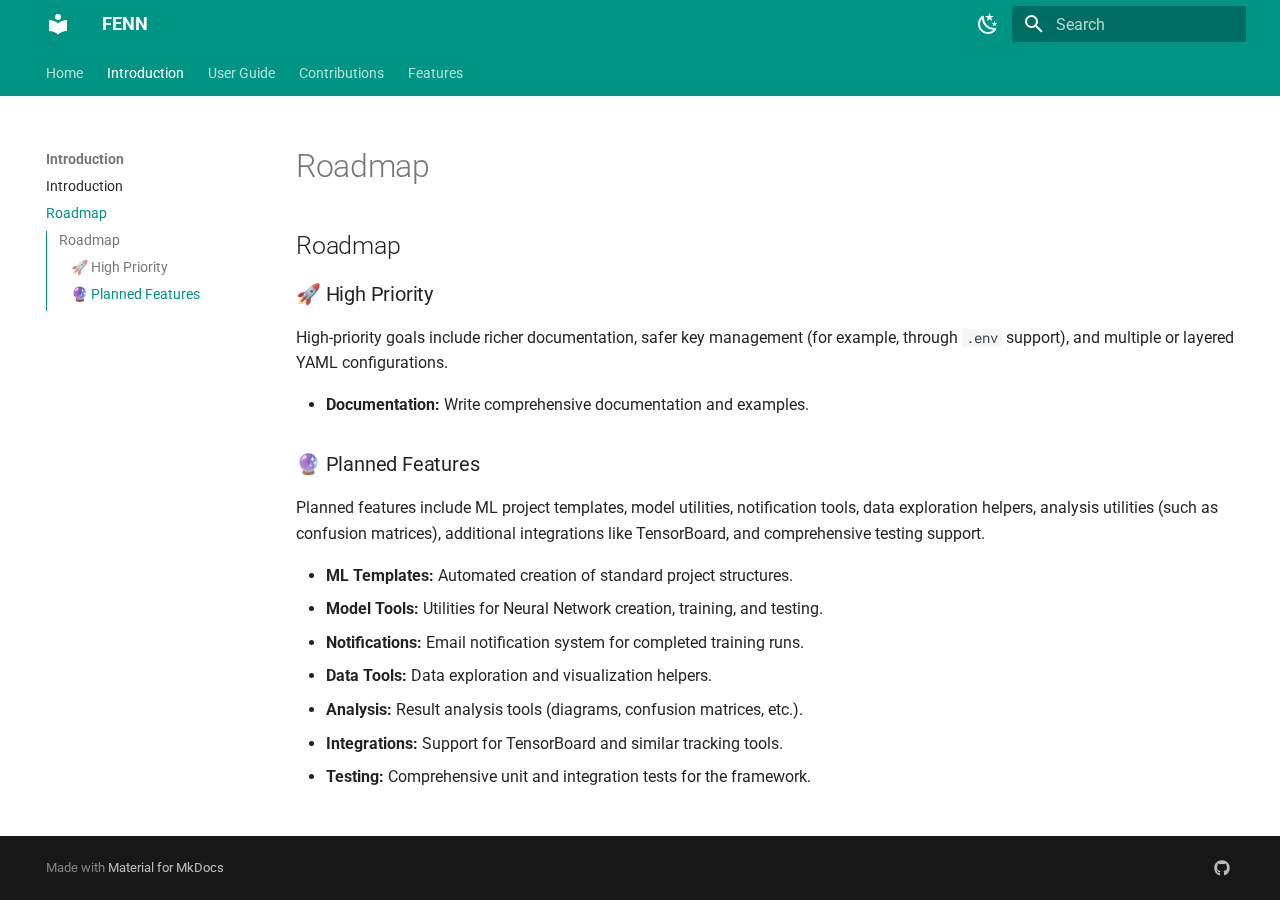
<file: site/roadmap/index.html>
<!doctype html>
<html lang="en" class="no-js">
  <head>
    
      <meta charset="utf-8">
      <meta name="viewport" content="width=device-width,initial-scale=1">
      
        <meta name="description" content="FENN Friendly Environment for Neural Networks">
      
      
        <meta name="author" content="PyFenn">
      
      
        <link rel="canonical" href="https://pyfenn.org/roadmap/">
      
      
        <link rel="prev" href="../whyfenn/">
      
      
        <link rel="next" href="../quickstart/">
      
      
        
      
      
      <link rel="icon" href="../assets/images/favicon.png">
      <meta name="generator" content="mkdocs-1.6.1, mkdocs-material-9.7.0">
    
    
      
        <title>Roadmap - FENN</title>
      
    
    
      <link rel="stylesheet" href="../assets/stylesheets/main.618322db.min.css">
      
        
        <link rel="stylesheet" href="../assets/stylesheets/palette.ab4e12ef.min.css">
      
      


    
    
      
    
    
      
        
        
        <link rel="preconnect" href="https://fonts.gstatic.com" crossorigin>
        <link rel="stylesheet" href="https://fonts.googleapis.com/css?family=Roboto:300,300i,400,400i,700,700i%7CRoboto+Mono:400,400i,700,700i&display=fallback">
        <style>:root{--md-text-font:"Roboto";--md-code-font:"Roboto Mono"}</style>
      
    
    
    <script>__md_scope=new URL("..",location),__md_hash=e=>[...e].reduce(((e,_)=>(e<<5)-e+_.charCodeAt(0)),0),__md_get=(e,_=localStorage,t=__md_scope)=>JSON.parse(_.getItem(t.pathname+"."+e)),__md_set=(e,_,t=localStorage,a=__md_scope)=>{try{t.setItem(a.pathname+"."+e,JSON.stringify(_))}catch(e){}}</script>
    
      

    
    
  </head>
  
  
    
    
      
    
    
    
    
    <body dir="ltr" data-md-color-scheme="default" data-md-color-primary="teal" data-md-color-accent="teal">
  
    
    <input class="md-toggle" data-md-toggle="drawer" type="checkbox" id="__drawer" autocomplete="off">
    <input class="md-toggle" data-md-toggle="search" type="checkbox" id="__search" autocomplete="off">
    <label class="md-overlay" for="__drawer"></label>
    <div data-md-component="skip">
      
        
        <a href="#roadmap" class="md-skip">
          Skip to content
        </a>
      
    </div>
    <div data-md-component="announce">
      
    </div>
    
    
      

<header class="md-header" data-md-component="header">
  <nav class="md-header__inner md-grid" aria-label="Header">
    <a href=".." title="FENN" class="md-header__button md-logo" aria-label="FENN" data-md-component="logo">
      
  
  <svg xmlns="http://www.w3.org/2000/svg" viewBox="0 0 24 24"><path d="M12 8a3 3 0 0 0 3-3 3 3 0 0 0-3-3 3 3 0 0 0-3 3 3 3 0 0 0 3 3m0 3.54C9.64 9.35 6.5 8 3 8v11c3.5 0 6.64 1.35 9 3.54 2.36-2.19 5.5-3.54 9-3.54V8c-3.5 0-6.64 1.35-9 3.54"/></svg>

    </a>
    <label class="md-header__button md-icon" for="__drawer">
      
      <svg xmlns="http://www.w3.org/2000/svg" viewBox="0 0 24 24"><path d="M3 6h18v2H3zm0 5h18v2H3zm0 5h18v2H3z"/></svg>
    </label>
    <div class="md-header__title" data-md-component="header-title">
      <div class="md-header__ellipsis">
        <div class="md-header__topic">
          <span class="md-ellipsis">
            FENN
          </span>
        </div>
        <div class="md-header__topic" data-md-component="header-topic">
          <span class="md-ellipsis">
            
              Roadmap
            
          </span>
        </div>
      </div>
    </div>
    
      
        <form class="md-header__option" data-md-component="palette">
  
    
    
    
    <input class="md-option" data-md-color-media="" data-md-color-scheme="default" data-md-color-primary="teal" data-md-color-accent="teal"  aria-label="Switch to dark mode"  type="radio" name="__palette" id="__palette_0">
    
      <label class="md-header__button md-icon" title="Switch to dark mode" for="__palette_1" hidden>
        <svg xmlns="http://www.w3.org/2000/svg" viewBox="0 0 24 24"><path d="m17.75 4.09-2.53 1.94.91 3.06-2.63-1.81-2.63 1.81.91-3.06-2.53-1.94L12.44 4l1.06-3 1.06 3zm3.5 6.91-1.64 1.25.59 1.98-1.7-1.17-1.7 1.17.59-1.98L15.75 11l2.06-.05L18.5 9l.69 1.95zm-2.28 4.95c.83-.08 1.72 1.1 1.19 1.85-.32.45-.66.87-1.08 1.27C15.17 23 8.84 23 4.94 19.07c-3.91-3.9-3.91-10.24 0-14.14.4-.4.82-.76 1.27-1.08.75-.53 1.93.36 1.85 1.19-.27 2.86.69 5.83 2.89 8.02a9.96 9.96 0 0 0 8.02 2.89m-1.64 2.02a12.08 12.08 0 0 1-7.8-3.47c-2.17-2.19-3.33-5-3.49-7.82-2.81 3.14-2.7 7.96.31 10.98 3.02 3.01 7.84 3.12 10.98.31"/></svg>
      </label>
    
  
    
    
    
    <input class="md-option" data-md-color-media="" data-md-color-scheme="slate" data-md-color-primary="teal" data-md-color-accent="teal"  aria-label="Switch to light mode"  type="radio" name="__palette" id="__palette_1">
    
      <label class="md-header__button md-icon" title="Switch to light mode" for="__palette_0" hidden>
        <svg xmlns="http://www.w3.org/2000/svg" viewBox="0 0 24 24"><path d="M12 7a5 5 0 0 1 5 5 5 5 0 0 1-5 5 5 5 0 0 1-5-5 5 5 0 0 1 5-5m0 2a3 3 0 0 0-3 3 3 3 0 0 0 3 3 3 3 0 0 0 3-3 3 3 0 0 0-3-3m0-7 2.39 3.42C13.65 5.15 12.84 5 12 5s-1.65.15-2.39.42zM3.34 7l4.16-.35A7.2 7.2 0 0 0 5.94 8.5c-.44.74-.69 1.5-.83 2.29zm.02 10 1.76-3.77a7.131 7.131 0 0 0 2.38 4.14zM20.65 7l-1.77 3.79a7.02 7.02 0 0 0-2.38-4.15zm-.01 10-4.14.36c.59-.51 1.12-1.14 1.54-1.86.42-.73.69-1.5.83-2.29zM12 22l-2.41-3.44c.74.27 1.55.44 2.41.44.82 0 1.63-.17 2.37-.44z"/></svg>
      </label>
    
  
</form>
      
    
    
      <script>var palette=__md_get("__palette");if(palette&&palette.color){if("(prefers-color-scheme)"===palette.color.media){var media=matchMedia("(prefers-color-scheme: light)"),input=document.querySelector(media.matches?"[data-md-color-media='(prefers-color-scheme: light)']":"[data-md-color-media='(prefers-color-scheme: dark)']");palette.color.media=input.getAttribute("data-md-color-media"),palette.color.scheme=input.getAttribute("data-md-color-scheme"),palette.color.primary=input.getAttribute("data-md-color-primary"),palette.color.accent=input.getAttribute("data-md-color-accent")}for(var[key,value]of Object.entries(palette.color))document.body.setAttribute("data-md-color-"+key,value)}</script>
    
    
    
      
      
        <label class="md-header__button md-icon" for="__search">
          
          <svg xmlns="http://www.w3.org/2000/svg" viewBox="0 0 24 24"><path d="M9.5 3A6.5 6.5 0 0 1 16 9.5c0 1.61-.59 3.09-1.56 4.23l.27.27h.79l5 5-1.5 1.5-5-5v-.79l-.27-.27A6.52 6.52 0 0 1 9.5 16 6.5 6.5 0 0 1 3 9.5 6.5 6.5 0 0 1 9.5 3m0 2C7 5 5 7 5 9.5S7 14 9.5 14 14 12 14 9.5 12 5 9.5 5"/></svg>
        </label>
        <div class="md-search" data-md-component="search" role="dialog">
  <label class="md-search__overlay" for="__search"></label>
  <div class="md-search__inner" role="search">
    <form class="md-search__form" name="search">
      <input type="text" class="md-search__input" name="query" aria-label="Search" placeholder="Search" autocapitalize="off" autocorrect="off" autocomplete="off" spellcheck="false" data-md-component="search-query" required>
      <label class="md-search__icon md-icon" for="__search">
        
        <svg xmlns="http://www.w3.org/2000/svg" viewBox="0 0 24 24"><path d="M9.5 3A6.5 6.5 0 0 1 16 9.5c0 1.61-.59 3.09-1.56 4.23l.27.27h.79l5 5-1.5 1.5-5-5v-.79l-.27-.27A6.52 6.52 0 0 1 9.5 16 6.5 6.5 0 0 1 3 9.5 6.5 6.5 0 0 1 9.5 3m0 2C7 5 5 7 5 9.5S7 14 9.5 14 14 12 14 9.5 12 5 9.5 5"/></svg>
        
        <svg xmlns="http://www.w3.org/2000/svg" viewBox="0 0 24 24"><path d="M20 11v2H8l5.5 5.5-1.42 1.42L4.16 12l7.92-7.92L13.5 5.5 8 11z"/></svg>
      </label>
      <nav class="md-search__options" aria-label="Search">
        
        <button type="reset" class="md-search__icon md-icon" title="Clear" aria-label="Clear" tabindex="-1">
          
          <svg xmlns="http://www.w3.org/2000/svg" viewBox="0 0 24 24"><path d="M19 6.41 17.59 5 12 10.59 6.41 5 5 6.41 10.59 12 5 17.59 6.41 19 12 13.41 17.59 19 19 17.59 13.41 12z"/></svg>
        </button>
      </nav>
      
        <div class="md-search__suggest" data-md-component="search-suggest"></div>
      
    </form>
    <div class="md-search__output">
      <div class="md-search__scrollwrap" tabindex="0" data-md-scrollfix>
        <div class="md-search-result" data-md-component="search-result">
          <div class="md-search-result__meta">
            Initializing search
          </div>
          <ol class="md-search-result__list" role="presentation"></ol>
        </div>
      </div>
    </div>
  </div>
</div>
      
    
    
  </nav>
  
</header>
    
    <div class="md-container" data-md-component="container">
      
      
        
          
            
<nav class="md-tabs" aria-label="Tabs" data-md-component="tabs">
  <div class="md-grid">
    <ul class="md-tabs__list">
      
        
  
  
  
  
    <li class="md-tabs__item">
      <a href=".." class="md-tabs__link">
        
  
  
    
  
  Home

      </a>
    </li>
  

      
        
  
  
  
    
  
  
    
    
      <li class="md-tabs__item md-tabs__item--active">
        <a href="../whyfenn/" class="md-tabs__link">
          
  
  
  Introduction

        </a>
      </li>
    
  

      
        
  
  
  
  
    
    
      <li class="md-tabs__item">
        <a href="../quickstart/" class="md-tabs__link">
          
  
  
  User Guide

        </a>
      </li>
    
  

      
        
  
  
  
  
    
    
      <li class="md-tabs__item">
        <a href="../contributing/" class="md-tabs__link">
          
  
  
  Contributions

        </a>
      </li>
    
  

      
        
  
  
  
  
    
    
      <li class="md-tabs__item">
        <a href="../configuration/" class="md-tabs__link">
          
  
  
  Features

        </a>
      </li>
    
  

      
    </ul>
  </div>
</nav>
          
        
      
      <main class="md-main" data-md-component="main">
        <div class="md-main__inner md-grid">
          
            
              
              <div class="md-sidebar md-sidebar--primary" data-md-component="sidebar" data-md-type="navigation" >
                <div class="md-sidebar__scrollwrap">
                  <div class="md-sidebar__inner">
                    


  


  

<nav class="md-nav md-nav--primary md-nav--lifted md-nav--integrated" aria-label="Navigation" data-md-level="0">
  <label class="md-nav__title" for="__drawer">
    <a href=".." title="FENN" class="md-nav__button md-logo" aria-label="FENN" data-md-component="logo">
      
  
  <svg xmlns="http://www.w3.org/2000/svg" viewBox="0 0 24 24"><path d="M12 8a3 3 0 0 0 3-3 3 3 0 0 0-3-3 3 3 0 0 0-3 3 3 3 0 0 0 3 3m0 3.54C9.64 9.35 6.5 8 3 8v11c3.5 0 6.64 1.35 9 3.54 2.36-2.19 5.5-3.54 9-3.54V8c-3.5 0-6.64 1.35-9 3.54"/></svg>

    </a>
    FENN
  </label>
  
  <ul class="md-nav__list" data-md-scrollfix>
    
      
      
  
  
  
  
    <li class="md-nav__item">
      <a href=".." class="md-nav__link">
        
  
  
  <span class="md-ellipsis">
    
  
    Home
  

    
  </span>
  
  

      </a>
    </li>
  

    
      
      
  
  
    
  
  
  
    
    
    
    
      
        
        
      
      
        
      
    
    
    <li class="md-nav__item md-nav__item--active md-nav__item--section md-nav__item--nested">
      
        
        
        <input class="md-nav__toggle md-toggle " type="checkbox" id="__nav_2" checked>
        
          
          <label class="md-nav__link" for="__nav_2" id="__nav_2_label" tabindex="">
            
  
  
  <span class="md-ellipsis">
    
  
    Introduction
  

    
  </span>
  
  

            <span class="md-nav__icon md-icon"></span>
          </label>
        
        <nav class="md-nav" data-md-level="1" aria-labelledby="__nav_2_label" aria-expanded="true">
          <label class="md-nav__title" for="__nav_2">
            <span class="md-nav__icon md-icon"></span>
            
  
    Introduction
  

          </label>
          <ul class="md-nav__list" data-md-scrollfix>
            
              
                
  
  
  
  
    <li class="md-nav__item">
      <a href="../whyfenn/" class="md-nav__link">
        
  
  
  <span class="md-ellipsis">
    
  
    Introduction
  

    
  </span>
  
  

      </a>
    </li>
  

              
            
              
                
  
  
    
  
  
  
    <li class="md-nav__item md-nav__item--active">
      
      <input class="md-nav__toggle md-toggle" type="checkbox" id="__toc">
      
      
      
        <label class="md-nav__link md-nav__link--active" for="__toc">
          
  
  
  <span class="md-ellipsis">
    
  
    Roadmap
  

    
  </span>
  
  

          <span class="md-nav__icon md-icon"></span>
        </label>
      
      <a href="./" class="md-nav__link md-nav__link--active">
        
  
  
  <span class="md-ellipsis">
    
  
    Roadmap
  

    
  </span>
  
  

      </a>
      
        

<nav class="md-nav md-nav--secondary" aria-label="Table of contents">
  
  
  
  
    <label class="md-nav__title" for="__toc">
      <span class="md-nav__icon md-icon"></span>
      Table of contents
    </label>
    <ul class="md-nav__list" data-md-component="toc" data-md-scrollfix>
      
        <li class="md-nav__item">
  <a href="#roadmap" class="md-nav__link">
    <span class="md-ellipsis">
      
        Roadmap
      
    </span>
  </a>
  
    <nav class="md-nav" aria-label="Roadmap">
      <ul class="md-nav__list">
        
          <li class="md-nav__item">
  <a href="#high-priority" class="md-nav__link">
    <span class="md-ellipsis">
      
        🚀 High Priority
      
    </span>
  </a>
  
</li>
        
          <li class="md-nav__item">
  <a href="#planned-features" class="md-nav__link">
    <span class="md-ellipsis">
      
        🔮 Planned Features
      
    </span>
  </a>
  
</li>
        
      </ul>
    </nav>
  
</li>
      
    </ul>
  
</nav>
      
    </li>
  

              
            
          </ul>
        </nav>
      
    </li>
  

    
      
      
  
  
  
  
    
    
    
    
      
      
        
      
    
    
    <li class="md-nav__item md-nav__item--nested">
      
        
        
        <input class="md-nav__toggle md-toggle " type="checkbox" id="__nav_3" >
        
          
          <label class="md-nav__link" for="__nav_3" id="__nav_3_label" tabindex="0">
            
  
  
  <span class="md-ellipsis">
    
  
    User Guide
  

    
  </span>
  
  

            <span class="md-nav__icon md-icon"></span>
          </label>
        
        <nav class="md-nav" data-md-level="1" aria-labelledby="__nav_3_label" aria-expanded="false">
          <label class="md-nav__title" for="__nav_3">
            <span class="md-nav__icon md-icon"></span>
            
  
    User Guide
  

          </label>
          <ul class="md-nav__list" data-md-scrollfix>
            
              
                
  
  
  
  
    <li class="md-nav__item">
      <a href="../quickstart/" class="md-nav__link">
        
  
  
  <span class="md-ellipsis">
    
  
    Quickstart
  

    
  </span>
  
  

      </a>
    </li>
  

              
            
          </ul>
        </nav>
      
    </li>
  

    
      
      
  
  
  
  
    
    
    
    
      
      
        
      
    
    
    <li class="md-nav__item md-nav__item--nested">
      
        
        
        <input class="md-nav__toggle md-toggle " type="checkbox" id="__nav_4" >
        
          
          <label class="md-nav__link" for="__nav_4" id="__nav_4_label" tabindex="0">
            
  
  
  <span class="md-ellipsis">
    
  
    Contributions
  

    
  </span>
  
  

            <span class="md-nav__icon md-icon"></span>
          </label>
        
        <nav class="md-nav" data-md-level="1" aria-labelledby="__nav_4_label" aria-expanded="false">
          <label class="md-nav__title" for="__nav_4">
            <span class="md-nav__icon md-icon"></span>
            
  
    Contributions
  

          </label>
          <ul class="md-nav__list" data-md-scrollfix>
            
              
                
  
  
  
  
    <li class="md-nav__item">
      <a href="../contributing/" class="md-nav__link">
        
  
  
  <span class="md-ellipsis">
    
  
    Contributing
  

    
  </span>
  
  

      </a>
    </li>
  

              
            
          </ul>
        </nav>
      
    </li>
  

    
      
      
  
  
  
  
    
    
    
    
      
      
        
      
    
    
    <li class="md-nav__item md-nav__item--nested">
      
        
        
        <input class="md-nav__toggle md-toggle " type="checkbox" id="__nav_5" >
        
          
          <label class="md-nav__link" for="__nav_5" id="__nav_5_label" tabindex="0">
            
  
  
  <span class="md-ellipsis">
    
  
    Features
  

    
  </span>
  
  

            <span class="md-nav__icon md-icon"></span>
          </label>
        
        <nav class="md-nav" data-md-level="1" aria-labelledby="__nav_5_label" aria-expanded="false">
          <label class="md-nav__title" for="__nav_5">
            <span class="md-nav__icon md-icon"></span>
            
  
    Features
  

          </label>
          <ul class="md-nav__list" data-md-scrollfix>
            
              
                
  
  
  
  
    <li class="md-nav__item">
      <a href="../configuration/" class="md-nav__link">
        
  
  
  <span class="md-ellipsis">
    
  
    Configuration
  

    
  </span>
  
  

      </a>
    </li>
  

              
            
              
                
  
  
  
  
    <li class="md-nav__item">
      <a href="../logger/" class="md-nav__link">
        
  
  
  <span class="md-ellipsis">
    
  
    Logger
  

    
  </span>
  
  

      </a>
    </li>
  

              
            
              
                
  
  
  
  
    <li class="md-nav__item">
      <a href="../wandb/" class="md-nav__link">
        
  
  
  <span class="md-ellipsis">
    
  
    Wandb
  

    
  </span>
  
  

      </a>
    </li>
  

              
            
          </ul>
        </nav>
      
    </li>
  

    
  </ul>
</nav>
                  </div>
                </div>
              </div>
            
            
          
          
            <div class="md-content" data-md-component="content">
              
              <article class="md-content__inner md-typeset">
                
                  



  <h1>Roadmap</h1>

<h2 id="roadmap">Roadmap<a class="headerlink" href="#roadmap" title="Permanent link">&para;</a></h2>
<h3 id="high-priority">🚀 High Priority<a class="headerlink" href="#high-priority" title="Permanent link">&para;</a></h3>
<p>High-priority goals include richer documentation, safer key management (for example, through <code>.env</code> support), and multiple or layered YAML configurations.</p>
<ul>
<li><strong>Documentation:</strong> Write comprehensive documentation and examples.</li>
</ul>
<h3 id="planned-features">🔮 Planned Features<a class="headerlink" href="#planned-features" title="Permanent link">&para;</a></h3>
<p>Planned features include ML project templates, model utilities, notification tools, data exploration helpers, analysis utilities (such as confusion matrices), additional integrations like TensorBoard, and comprehensive testing support.</p>
<ul>
<li><strong>ML Templates:</strong> Automated creation of standard project structures.</li>
<li><strong>Model Tools:</strong> Utilities for Neural Network creation, training, and testing.</li>
<li><strong>Notifications:</strong> Email notification system for completed training runs.</li>
<li><strong>Data Tools:</strong> Data exploration and visualization helpers.</li>
<li><strong>Analysis:</strong> Result analysis tools (diagrams, confusion matrices, etc.).</li>
<li><strong>Integrations:</strong> Support for TensorBoard and similar tracking tools.</li>
<li><strong>Testing:</strong> Comprehensive unit and integration tests for the framework.</li>
</ul>












                
              </article>
            </div>
          
          
<script>var target=document.getElementById(location.hash.slice(1));target&&target.name&&(target.checked=target.name.startsWith("__tabbed_"))</script>
        </div>
        
          <button type="button" class="md-top md-icon" data-md-component="top" hidden>
  
  <svg xmlns="http://www.w3.org/2000/svg" viewBox="0 0 24 24"><path d="M13 20h-2V8l-5.5 5.5-1.42-1.42L12 4.16l7.92 7.92-1.42 1.42L13 8z"/></svg>
  Back to top
</button>
        
      </main>
      
        <footer class="md-footer">
  
  <div class="md-footer-meta md-typeset">
    <div class="md-footer-meta__inner md-grid">
      <div class="md-copyright">
  
  
    Made with
    <a href="https://squidfunk.github.io/mkdocs-material/" target="_blank" rel="noopener">
      Material for MkDocs
    </a>
  
</div>
      
        
<div class="md-social">
  
    
    
    
    
    <a href="https://github.com/pyfenn/fenn" target="_blank" rel="noopener" title="Source on GitHub" class="md-social__link">
      <svg xmlns="http://www.w3.org/2000/svg" viewBox="0 0 512 512"><!--! Font Awesome Free 7.1.0 by @fontawesome - https://fontawesome.com License - https://fontawesome.com/license/free (Icons: CC BY 4.0, Fonts: SIL OFL 1.1, Code: MIT License) Copyright 2025 Fonticons, Inc.--><path d="M173.9 397.4c0 2-2.3 3.6-5.2 3.6-3.3.3-5.6-1.3-5.6-3.6 0-2 2.3-3.6 5.2-3.6 3-.3 5.6 1.3 5.6 3.6m-31.1-4.5c-.7 2 1.3 4.3 4.3 4.9 2.6 1 5.6 0 6.2-2s-1.3-4.3-4.3-5.2c-2.6-.7-5.5.3-6.2 2.3m44.2-1.7c-2.9.7-4.9 2.6-4.6 4.9.3 2 2.9 3.3 5.9 2.6 2.9-.7 4.9-2.6 4.6-4.6-.3-1.9-3-3.2-5.9-2.9M252.8 8C114.1 8 8 113.3 8 252c0 110.9 69.8 205.8 169.5 239.2 12.8 2.3 17.3-5.6 17.3-12.1 0-6.2-.3-40.4-.3-61.4 0 0-70 15-84.7-29.8 0 0-11.4-29.1-27.8-36.6 0 0-22.9-15.7 1.6-15.4 0 0 24.9 2 38.6 25.8 21.9 38.6 58.6 27.5 72.9 20.9 2.3-16 8.8-27.1 16-33.7-55.9-6.2-112.3-14.3-112.3-110.5 0-27.5 7.6-41.3 23.6-58.9-2.6-6.5-11.1-33.3 2.6-67.9 20.9-6.5 69 27 69 27 20-5.6 41.5-8.5 62.8-8.5s42.8 2.9 62.8 8.5c0 0 48.1-33.6 69-27 13.7 34.7 5.2 61.4 2.6 67.9 16 17.7 25.8 31.5 25.8 58.9 0 96.5-58.9 104.2-114.8 110.5 9.2 7.9 17 22.9 17 46.4 0 33.7-.3 75.4-.3 83.6 0 6.5 4.6 14.4 17.3 12.1C436.2 457.8 504 362.9 504 252 504 113.3 391.5 8 252.8 8M105.2 352.9c-1.3 1-1 3.3.7 5.2 1.6 1.6 3.9 2.3 5.2 1 1.3-1 1-3.3-.7-5.2-1.6-1.6-3.9-2.3-5.2-1m-10.8-8.1c-.7 1.3.3 2.9 2.3 3.9 1.6 1 3.6.7 4.3-.7.7-1.3-.3-2.9-2.3-3.9-2-.6-3.6-.3-4.3.7m32.4 35.6c-1.6 1.3-1 4.3 1.3 6.2 2.3 2.3 5.2 2.6 6.5 1 1.3-1.3.7-4.3-1.3-6.2-2.2-2.3-5.2-2.6-6.5-1m-11.4-14.7c-1.6 1-1.6 3.6 0 5.9s4.3 3.3 5.6 2.3c1.6-1.3 1.6-3.9 0-6.2-1.4-2.3-4-3.3-5.6-2"/></svg>
    </a>
  
</div>
      
    </div>
  </div>
</footer>
      
    </div>
    <div class="md-dialog" data-md-component="dialog">
      <div class="md-dialog__inner md-typeset"></div>
    </div>
    
    
    
      
      
      <script id="__config" type="application/json">{"annotate": null, "base": "..", "features": ["navigation.tabs", "navigation.sections", "navigation.top", "search.suggest", "content.code.copy", "toc.integrate"], "search": "../assets/javascripts/workers/search.7a47a382.min.js", "tags": null, "translations": {"clipboard.copied": "Copied to clipboard", "clipboard.copy": "Copy to clipboard", "search.result.more.one": "1 more on this page", "search.result.more.other": "# more on this page", "search.result.none": "No matching documents", "search.result.one": "1 matching document", "search.result.other": "# matching documents", "search.result.placeholder": "Type to start searching", "search.result.term.missing": "Missing", "select.version": "Select version"}, "version": null}</script>
    
    
      <script src="../assets/javascripts/bundle.e71a0d61.min.js"></script>
      
    
  </body>
</html>
</file>
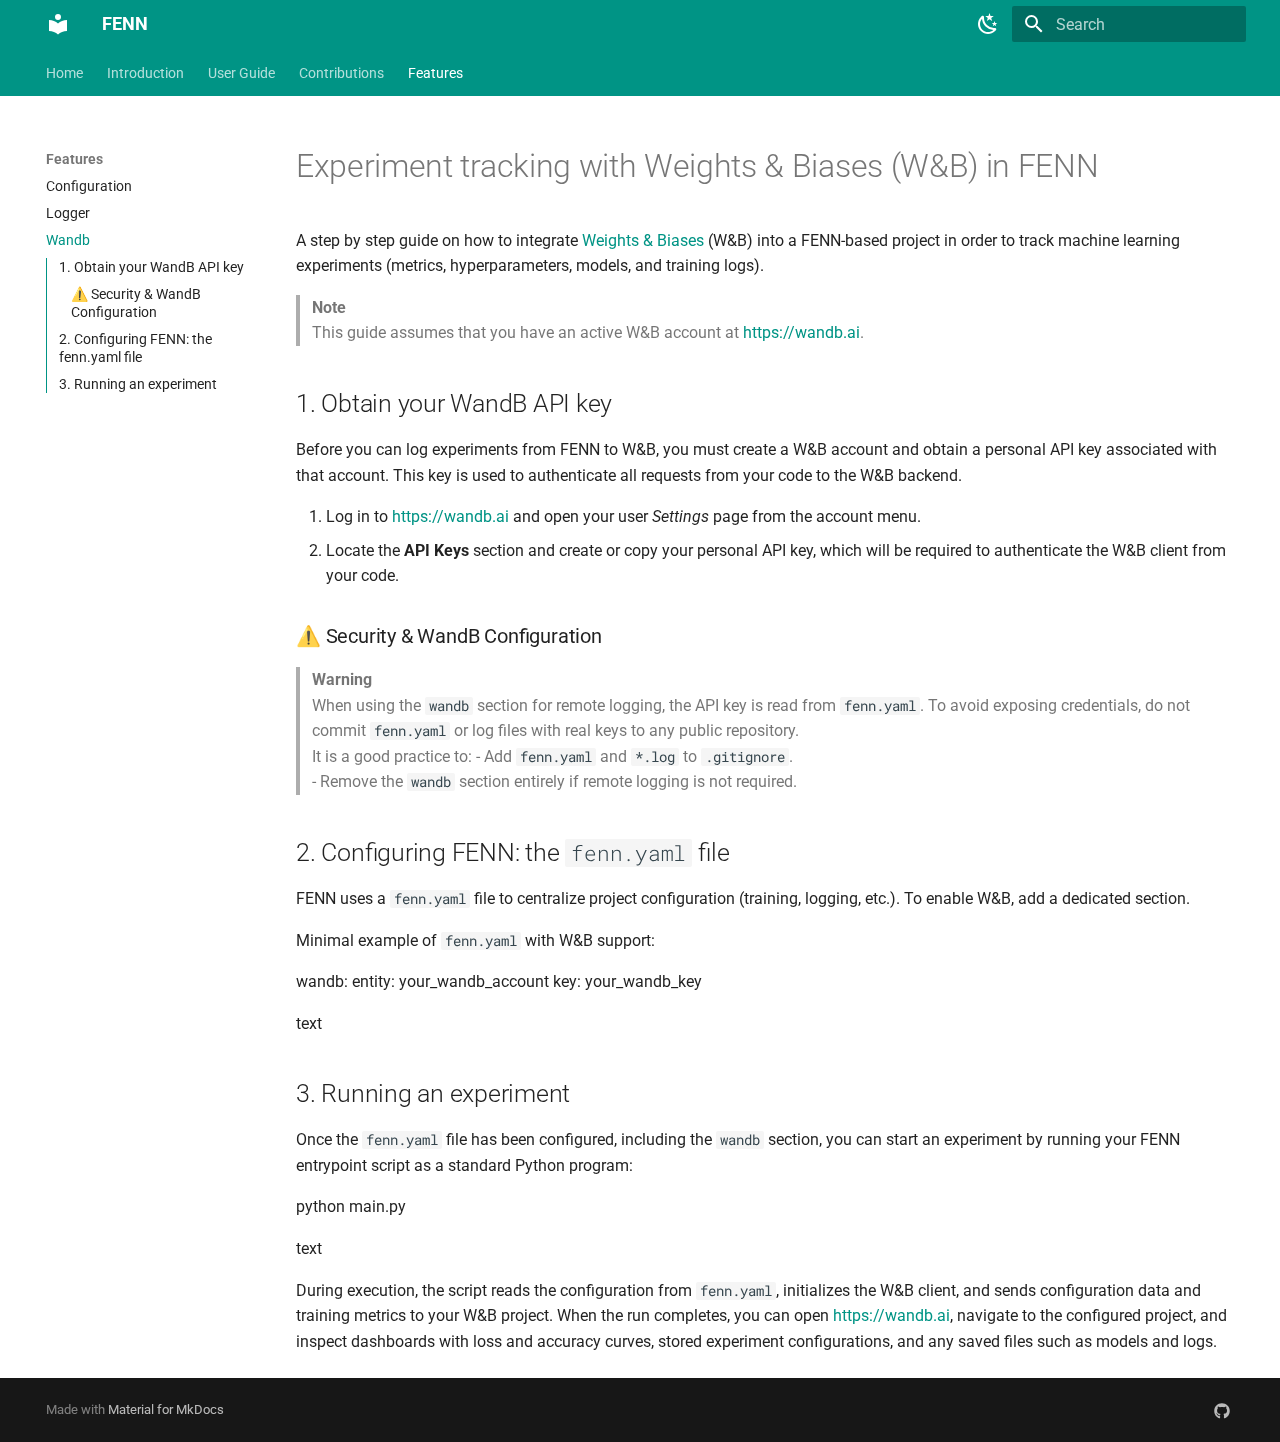
<file: site/wandb/index.html>
<!doctype html>
<html lang="en" class="no-js">
  <head>
    
      <meta charset="utf-8">
      <meta name="viewport" content="width=device-width,initial-scale=1">
      
        <meta name="description" content="FENN Friendly Environment for Neural Networks">
      
      
        <meta name="author" content="PyFenn">
      
      
        <link rel="canonical" href="https://pyfenn.org/wandb/">
      
      
        <link rel="prev" href="../logger/">
      
      
      
        
      
      
      <link rel="icon" href="../assets/images/favicon.png">
      <meta name="generator" content="mkdocs-1.6.1, mkdocs-material-9.7.0">
    
    
      
        <title>Wandb - FENN</title>
      
    
    
      <link rel="stylesheet" href="../assets/stylesheets/main.618322db.min.css">
      
        
        <link rel="stylesheet" href="../assets/stylesheets/palette.ab4e12ef.min.css">
      
      


    
    
      
    
    
      
        
        
        <link rel="preconnect" href="https://fonts.gstatic.com" crossorigin>
        <link rel="stylesheet" href="https://fonts.googleapis.com/css?family=Roboto:300,300i,400,400i,700,700i%7CRoboto+Mono:400,400i,700,700i&display=fallback">
        <style>:root{--md-text-font:"Roboto";--md-code-font:"Roboto Mono"}</style>
      
    
    
    <script>__md_scope=new URL("..",location),__md_hash=e=>[...e].reduce(((e,_)=>(e<<5)-e+_.charCodeAt(0)),0),__md_get=(e,_=localStorage,t=__md_scope)=>JSON.parse(_.getItem(t.pathname+"."+e)),__md_set=(e,_,t=localStorage,a=__md_scope)=>{try{t.setItem(a.pathname+"."+e,JSON.stringify(_))}catch(e){}}</script>
    
      

    
    
  </head>
  
  
    
    
      
    
    
    
    
    <body dir="ltr" data-md-color-scheme="default" data-md-color-primary="teal" data-md-color-accent="teal">
  
    
    <input class="md-toggle" data-md-toggle="drawer" type="checkbox" id="__drawer" autocomplete="off">
    <input class="md-toggle" data-md-toggle="search" type="checkbox" id="__search" autocomplete="off">
    <label class="md-overlay" for="__drawer"></label>
    <div data-md-component="skip">
      
        
        <a href="#experiment-tracking-with-weights-biases-wb-in-fenn" class="md-skip">
          Skip to content
        </a>
      
    </div>
    <div data-md-component="announce">
      
    </div>
    
    
      

<header class="md-header" data-md-component="header">
  <nav class="md-header__inner md-grid" aria-label="Header">
    <a href=".." title="FENN" class="md-header__button md-logo" aria-label="FENN" data-md-component="logo">
      
  
  <svg xmlns="http://www.w3.org/2000/svg" viewBox="0 0 24 24"><path d="M12 8a3 3 0 0 0 3-3 3 3 0 0 0-3-3 3 3 0 0 0-3 3 3 3 0 0 0 3 3m0 3.54C9.64 9.35 6.5 8 3 8v11c3.5 0 6.64 1.35 9 3.54 2.36-2.19 5.5-3.54 9-3.54V8c-3.5 0-6.64 1.35-9 3.54"/></svg>

    </a>
    <label class="md-header__button md-icon" for="__drawer">
      
      <svg xmlns="http://www.w3.org/2000/svg" viewBox="0 0 24 24"><path d="M3 6h18v2H3zm0 5h18v2H3zm0 5h18v2H3z"/></svg>
    </label>
    <div class="md-header__title" data-md-component="header-title">
      <div class="md-header__ellipsis">
        <div class="md-header__topic">
          <span class="md-ellipsis">
            FENN
          </span>
        </div>
        <div class="md-header__topic" data-md-component="header-topic">
          <span class="md-ellipsis">
            
              Wandb
            
          </span>
        </div>
      </div>
    </div>
    
      
        <form class="md-header__option" data-md-component="palette">
  
    
    
    
    <input class="md-option" data-md-color-media="" data-md-color-scheme="default" data-md-color-primary="teal" data-md-color-accent="teal"  aria-label="Switch to dark mode"  type="radio" name="__palette" id="__palette_0">
    
      <label class="md-header__button md-icon" title="Switch to dark mode" for="__palette_1" hidden>
        <svg xmlns="http://www.w3.org/2000/svg" viewBox="0 0 24 24"><path d="m17.75 4.09-2.53 1.94.91 3.06-2.63-1.81-2.63 1.81.91-3.06-2.53-1.94L12.44 4l1.06-3 1.06 3zm3.5 6.91-1.64 1.25.59 1.98-1.7-1.17-1.7 1.17.59-1.98L15.75 11l2.06-.05L18.5 9l.69 1.95zm-2.28 4.95c.83-.08 1.72 1.1 1.19 1.85-.32.45-.66.87-1.08 1.27C15.17 23 8.84 23 4.94 19.07c-3.91-3.9-3.91-10.24 0-14.14.4-.4.82-.76 1.27-1.08.75-.53 1.93.36 1.85 1.19-.27 2.86.69 5.83 2.89 8.02a9.96 9.96 0 0 0 8.02 2.89m-1.64 2.02a12.08 12.08 0 0 1-7.8-3.47c-2.17-2.19-3.33-5-3.49-7.82-2.81 3.14-2.7 7.96.31 10.98 3.02 3.01 7.84 3.12 10.98.31"/></svg>
      </label>
    
  
    
    
    
    <input class="md-option" data-md-color-media="" data-md-color-scheme="slate" data-md-color-primary="teal" data-md-color-accent="teal"  aria-label="Switch to light mode"  type="radio" name="__palette" id="__palette_1">
    
      <label class="md-header__button md-icon" title="Switch to light mode" for="__palette_0" hidden>
        <svg xmlns="http://www.w3.org/2000/svg" viewBox="0 0 24 24"><path d="M12 7a5 5 0 0 1 5 5 5 5 0 0 1-5 5 5 5 0 0 1-5-5 5 5 0 0 1 5-5m0 2a3 3 0 0 0-3 3 3 3 0 0 0 3 3 3 3 0 0 0 3-3 3 3 0 0 0-3-3m0-7 2.39 3.42C13.65 5.15 12.84 5 12 5s-1.65.15-2.39.42zM3.34 7l4.16-.35A7.2 7.2 0 0 0 5.94 8.5c-.44.74-.69 1.5-.83 2.29zm.02 10 1.76-3.77a7.131 7.131 0 0 0 2.38 4.14zM20.65 7l-1.77 3.79a7.02 7.02 0 0 0-2.38-4.15zm-.01 10-4.14.36c.59-.51 1.12-1.14 1.54-1.86.42-.73.69-1.5.83-2.29zM12 22l-2.41-3.44c.74.27 1.55.44 2.41.44.82 0 1.63-.17 2.37-.44z"/></svg>
      </label>
    
  
</form>
      
    
    
      <script>var palette=__md_get("__palette");if(palette&&palette.color){if("(prefers-color-scheme)"===palette.color.media){var media=matchMedia("(prefers-color-scheme: light)"),input=document.querySelector(media.matches?"[data-md-color-media='(prefers-color-scheme: light)']":"[data-md-color-media='(prefers-color-scheme: dark)']");palette.color.media=input.getAttribute("data-md-color-media"),palette.color.scheme=input.getAttribute("data-md-color-scheme"),palette.color.primary=input.getAttribute("data-md-color-primary"),palette.color.accent=input.getAttribute("data-md-color-accent")}for(var[key,value]of Object.entries(palette.color))document.body.setAttribute("data-md-color-"+key,value)}</script>
    
    
    
      
      
        <label class="md-header__button md-icon" for="__search">
          
          <svg xmlns="http://www.w3.org/2000/svg" viewBox="0 0 24 24"><path d="M9.5 3A6.5 6.5 0 0 1 16 9.5c0 1.61-.59 3.09-1.56 4.23l.27.27h.79l5 5-1.5 1.5-5-5v-.79l-.27-.27A6.52 6.52 0 0 1 9.5 16 6.5 6.5 0 0 1 3 9.5 6.5 6.5 0 0 1 9.5 3m0 2C7 5 5 7 5 9.5S7 14 9.5 14 14 12 14 9.5 12 5 9.5 5"/></svg>
        </label>
        <div class="md-search" data-md-component="search" role="dialog">
  <label class="md-search__overlay" for="__search"></label>
  <div class="md-search__inner" role="search">
    <form class="md-search__form" name="search">
      <input type="text" class="md-search__input" name="query" aria-label="Search" placeholder="Search" autocapitalize="off" autocorrect="off" autocomplete="off" spellcheck="false" data-md-component="search-query" required>
      <label class="md-search__icon md-icon" for="__search">
        
        <svg xmlns="http://www.w3.org/2000/svg" viewBox="0 0 24 24"><path d="M9.5 3A6.5 6.5 0 0 1 16 9.5c0 1.61-.59 3.09-1.56 4.23l.27.27h.79l5 5-1.5 1.5-5-5v-.79l-.27-.27A6.52 6.52 0 0 1 9.5 16 6.5 6.5 0 0 1 3 9.5 6.5 6.5 0 0 1 9.5 3m0 2C7 5 5 7 5 9.5S7 14 9.5 14 14 12 14 9.5 12 5 9.5 5"/></svg>
        
        <svg xmlns="http://www.w3.org/2000/svg" viewBox="0 0 24 24"><path d="M20 11v2H8l5.5 5.5-1.42 1.42L4.16 12l7.92-7.92L13.5 5.5 8 11z"/></svg>
      </label>
      <nav class="md-search__options" aria-label="Search">
        
        <button type="reset" class="md-search__icon md-icon" title="Clear" aria-label="Clear" tabindex="-1">
          
          <svg xmlns="http://www.w3.org/2000/svg" viewBox="0 0 24 24"><path d="M19 6.41 17.59 5 12 10.59 6.41 5 5 6.41 10.59 12 5 17.59 6.41 19 12 13.41 17.59 19 19 17.59 13.41 12z"/></svg>
        </button>
      </nav>
      
        <div class="md-search__suggest" data-md-component="search-suggest"></div>
      
    </form>
    <div class="md-search__output">
      <div class="md-search__scrollwrap" tabindex="0" data-md-scrollfix>
        <div class="md-search-result" data-md-component="search-result">
          <div class="md-search-result__meta">
            Initializing search
          </div>
          <ol class="md-search-result__list" role="presentation"></ol>
        </div>
      </div>
    </div>
  </div>
</div>
      
    
    
  </nav>
  
</header>
    
    <div class="md-container" data-md-component="container">
      
      
        
          
            
<nav class="md-tabs" aria-label="Tabs" data-md-component="tabs">
  <div class="md-grid">
    <ul class="md-tabs__list">
      
        
  
  
  
  
    <li class="md-tabs__item">
      <a href=".." class="md-tabs__link">
        
  
  
    
  
  Home

      </a>
    </li>
  

      
        
  
  
  
  
    
    
      <li class="md-tabs__item">
        <a href="../whyfenn/" class="md-tabs__link">
          
  
  
  Introduction

        </a>
      </li>
    
  

      
        
  
  
  
  
    
    
      <li class="md-tabs__item">
        <a href="../quickstart/" class="md-tabs__link">
          
  
  
  User Guide

        </a>
      </li>
    
  

      
        
  
  
  
  
    
    
      <li class="md-tabs__item">
        <a href="../contributing/" class="md-tabs__link">
          
  
  
  Contributions

        </a>
      </li>
    
  

      
        
  
  
  
    
  
  
    
    
      <li class="md-tabs__item md-tabs__item--active">
        <a href="../configuration/" class="md-tabs__link">
          
  
  
  Features

        </a>
      </li>
    
  

      
    </ul>
  </div>
</nav>
          
        
      
      <main class="md-main" data-md-component="main">
        <div class="md-main__inner md-grid">
          
            
              
              <div class="md-sidebar md-sidebar--primary" data-md-component="sidebar" data-md-type="navigation" >
                <div class="md-sidebar__scrollwrap">
                  <div class="md-sidebar__inner">
                    


  


  

<nav class="md-nav md-nav--primary md-nav--lifted md-nav--integrated" aria-label="Navigation" data-md-level="0">
  <label class="md-nav__title" for="__drawer">
    <a href=".." title="FENN" class="md-nav__button md-logo" aria-label="FENN" data-md-component="logo">
      
  
  <svg xmlns="http://www.w3.org/2000/svg" viewBox="0 0 24 24"><path d="M12 8a3 3 0 0 0 3-3 3 3 0 0 0-3-3 3 3 0 0 0-3 3 3 3 0 0 0 3 3m0 3.54C9.64 9.35 6.5 8 3 8v11c3.5 0 6.64 1.35 9 3.54 2.36-2.19 5.5-3.54 9-3.54V8c-3.5 0-6.64 1.35-9 3.54"/></svg>

    </a>
    FENN
  </label>
  
  <ul class="md-nav__list" data-md-scrollfix>
    
      
      
  
  
  
  
    <li class="md-nav__item">
      <a href=".." class="md-nav__link">
        
  
  
  <span class="md-ellipsis">
    
  
    Home
  

    
  </span>
  
  

      </a>
    </li>
  

    
      
      
  
  
  
  
    
    
    
    
      
      
        
      
    
    
    <li class="md-nav__item md-nav__item--nested">
      
        
        
        <input class="md-nav__toggle md-toggle " type="checkbox" id="__nav_2" >
        
          
          <label class="md-nav__link" for="__nav_2" id="__nav_2_label" tabindex="0">
            
  
  
  <span class="md-ellipsis">
    
  
    Introduction
  

    
  </span>
  
  

            <span class="md-nav__icon md-icon"></span>
          </label>
        
        <nav class="md-nav" data-md-level="1" aria-labelledby="__nav_2_label" aria-expanded="false">
          <label class="md-nav__title" for="__nav_2">
            <span class="md-nav__icon md-icon"></span>
            
  
    Introduction
  

          </label>
          <ul class="md-nav__list" data-md-scrollfix>
            
              
                
  
  
  
  
    <li class="md-nav__item">
      <a href="../whyfenn/" class="md-nav__link">
        
  
  
  <span class="md-ellipsis">
    
  
    Introduction
  

    
  </span>
  
  

      </a>
    </li>
  

              
            
              
                
  
  
  
  
    <li class="md-nav__item">
      <a href="../roadmap/" class="md-nav__link">
        
  
  
  <span class="md-ellipsis">
    
  
    Roadmap
  

    
  </span>
  
  

      </a>
    </li>
  

              
            
          </ul>
        </nav>
      
    </li>
  

    
      
      
  
  
  
  
    
    
    
    
      
      
        
      
    
    
    <li class="md-nav__item md-nav__item--nested">
      
        
        
        <input class="md-nav__toggle md-toggle " type="checkbox" id="__nav_3" >
        
          
          <label class="md-nav__link" for="__nav_3" id="__nav_3_label" tabindex="0">
            
  
  
  <span class="md-ellipsis">
    
  
    User Guide
  

    
  </span>
  
  

            <span class="md-nav__icon md-icon"></span>
          </label>
        
        <nav class="md-nav" data-md-level="1" aria-labelledby="__nav_3_label" aria-expanded="false">
          <label class="md-nav__title" for="__nav_3">
            <span class="md-nav__icon md-icon"></span>
            
  
    User Guide
  

          </label>
          <ul class="md-nav__list" data-md-scrollfix>
            
              
                
  
  
  
  
    <li class="md-nav__item">
      <a href="../quickstart/" class="md-nav__link">
        
  
  
  <span class="md-ellipsis">
    
  
    Quickstart
  

    
  </span>
  
  

      </a>
    </li>
  

              
            
          </ul>
        </nav>
      
    </li>
  

    
      
      
  
  
  
  
    
    
    
    
      
      
        
      
    
    
    <li class="md-nav__item md-nav__item--nested">
      
        
        
        <input class="md-nav__toggle md-toggle " type="checkbox" id="__nav_4" >
        
          
          <label class="md-nav__link" for="__nav_4" id="__nav_4_label" tabindex="0">
            
  
  
  <span class="md-ellipsis">
    
  
    Contributions
  

    
  </span>
  
  

            <span class="md-nav__icon md-icon"></span>
          </label>
        
        <nav class="md-nav" data-md-level="1" aria-labelledby="__nav_4_label" aria-expanded="false">
          <label class="md-nav__title" for="__nav_4">
            <span class="md-nav__icon md-icon"></span>
            
  
    Contributions
  

          </label>
          <ul class="md-nav__list" data-md-scrollfix>
            
              
                
  
  
  
  
    <li class="md-nav__item">
      <a href="../contributing/" class="md-nav__link">
        
  
  
  <span class="md-ellipsis">
    
  
    Contributing
  

    
  </span>
  
  

      </a>
    </li>
  

              
            
          </ul>
        </nav>
      
    </li>
  

    
      
      
  
  
    
  
  
  
    
    
    
    
      
        
        
      
      
        
      
    
    
    <li class="md-nav__item md-nav__item--active md-nav__item--section md-nav__item--nested">
      
        
        
        <input class="md-nav__toggle md-toggle " type="checkbox" id="__nav_5" checked>
        
          
          <label class="md-nav__link" for="__nav_5" id="__nav_5_label" tabindex="">
            
  
  
  <span class="md-ellipsis">
    
  
    Features
  

    
  </span>
  
  

            <span class="md-nav__icon md-icon"></span>
          </label>
        
        <nav class="md-nav" data-md-level="1" aria-labelledby="__nav_5_label" aria-expanded="true">
          <label class="md-nav__title" for="__nav_5">
            <span class="md-nav__icon md-icon"></span>
            
  
    Features
  

          </label>
          <ul class="md-nav__list" data-md-scrollfix>
            
              
                
  
  
  
  
    <li class="md-nav__item">
      <a href="../configuration/" class="md-nav__link">
        
  
  
  <span class="md-ellipsis">
    
  
    Configuration
  

    
  </span>
  
  

      </a>
    </li>
  

              
            
              
                
  
  
  
  
    <li class="md-nav__item">
      <a href="../logger/" class="md-nav__link">
        
  
  
  <span class="md-ellipsis">
    
  
    Logger
  

    
  </span>
  
  

      </a>
    </li>
  

              
            
              
                
  
  
    
  
  
  
    <li class="md-nav__item md-nav__item--active">
      
      <input class="md-nav__toggle md-toggle" type="checkbox" id="__toc">
      
      
        
      
      
        <label class="md-nav__link md-nav__link--active" for="__toc">
          
  
  
  <span class="md-ellipsis">
    
  
    Wandb
  

    
  </span>
  
  

          <span class="md-nav__icon md-icon"></span>
        </label>
      
      <a href="./" class="md-nav__link md-nav__link--active">
        
  
  
  <span class="md-ellipsis">
    
  
    Wandb
  

    
  </span>
  
  

      </a>
      
        

<nav class="md-nav md-nav--secondary" aria-label="Table of contents">
  
  
  
    
  
  
    <label class="md-nav__title" for="__toc">
      <span class="md-nav__icon md-icon"></span>
      Table of contents
    </label>
    <ul class="md-nav__list" data-md-component="toc" data-md-scrollfix>
      
        <li class="md-nav__item">
  <a href="#1-obtain-your-wandb-api-key" class="md-nav__link">
    <span class="md-ellipsis">
      
        1. Obtain your WandB API key
      
    </span>
  </a>
  
    <nav class="md-nav" aria-label="1. Obtain your WandB API key">
      <ul class="md-nav__list">
        
          <li class="md-nav__item">
  <a href="#security-wandb-configuration" class="md-nav__link">
    <span class="md-ellipsis">
      
        ⚠️ Security &amp; WandB Configuration
      
    </span>
  </a>
  
</li>
        
      </ul>
    </nav>
  
</li>
      
        <li class="md-nav__item">
  <a href="#2-configuring-fenn-the-fennyaml-file" class="md-nav__link">
    <span class="md-ellipsis">
      
        2. Configuring FENN: the fenn.yaml file
      
    </span>
  </a>
  
</li>
      
        <li class="md-nav__item">
  <a href="#3-running-an-experiment" class="md-nav__link">
    <span class="md-ellipsis">
      
        3. Running an experiment
      
    </span>
  </a>
  
</li>
      
    </ul>
  
</nav>
      
    </li>
  

              
            
          </ul>
        </nav>
      
    </li>
  

    
  </ul>
</nav>
                  </div>
                </div>
              </div>
            
            
          
          
            <div class="md-content" data-md-component="content">
              
              <article class="md-content__inner md-typeset">
                
                  



<h1 id="experiment-tracking-with-weights-biases-wb-in-fenn">Experiment tracking with Weights &amp; Biases (W&amp;B) in FENN<a class="headerlink" href="#experiment-tracking-with-weights-biases-wb-in-fenn" title="Permanent link">&para;</a></h1>
<p>A step by step guide on how to integrate <a href="https://wandb.ai">Weights &amp; Biases</a> (W&amp;B) into a FENN‑based project in order to track machine learning experiments (metrics, hyperparameters, models, and training logs).</p>
<blockquote>
<p><strong>Note</strong><br />
This guide assumes that you have an active W&amp;B account at <a href="https://wandb.ai">https://wandb.ai</a>.</p>
</blockquote>
<h2 id="1-obtain-your-wandb-api-key">1. Obtain your WandB API key<a class="headerlink" href="#1-obtain-your-wandb-api-key" title="Permanent link">&para;</a></h2>
<p>Before you can log experiments from FENN to W&amp;B, you must create a W&amp;B account and obtain a personal API key associated with that account. This key is used to authenticate all requests from your code to the W&amp;B backend.</p>
<ol>
<li>Log in to <a href="https://wandb.ai">https://wandb.ai</a> and open your user <em>Settings</em> page from the account menu.  </li>
<li>Locate the <strong>API Keys</strong> section and create or copy your personal API key, which will be required to authenticate the W&amp;B client from your code.</li>
</ol>
<h3 id="security-wandb-configuration">⚠️ Security &amp; WandB Configuration<a class="headerlink" href="#security-wandb-configuration" title="Permanent link">&para;</a></h3>
<blockquote>
<p><strong>Warning</strong><br />
When using the <code>wandb</code> section for remote logging, the API key is read from <code>fenn.yaml</code>. To avoid exposing credentials, do not commit <code>fenn.yaml</code> or log files with real keys to any public repository.<br />
It is a good practice to:
- Add <code>fenn.yaml</code> and <code>*.log</code> to <code>.gitignore</code>.<br />
- Remove the <code>wandb</code> section entirely if remote logging is not required.</p>
</blockquote>
<h2 id="2-configuring-fenn-the-fennyaml-file">2. Configuring FENN: the <code>fenn.yaml</code> file<a class="headerlink" href="#2-configuring-fenn-the-fennyaml-file" title="Permanent link">&para;</a></h2>
<p>FENN uses a <code>fenn.yaml</code> file to centralize project configuration (training, logging, etc.). To enable W&amp;B, add a dedicated section.</p>
<p>Minimal example of <code>fenn.yaml</code> with W&amp;B support:</p>
<p>wandb:
entity: your_wandb_account
key: your_wandb_key</p>
<p>text</p>
<h2 id="3-running-an-experiment">3. Running an experiment<a class="headerlink" href="#3-running-an-experiment" title="Permanent link">&para;</a></h2>
<p>Once the <code>fenn.yaml</code> file has been configured, including the <code>wandb</code> section, you can start an experiment by running your FENN entrypoint script as a standard Python program:</p>
<p>python main.py</p>
<p>text</p>
<p>During execution, the script reads the configuration from <code>fenn.yaml</code>, initializes the W&amp;B client, and sends configuration data and training metrics to your W&amp;B project. When the run completes, you can open <a href="https://wandb.ai">https://wandb.ai</a>, navigate to the configured project, and inspect dashboards with loss and accuracy curves, stored experiment configurations, and any saved files such as models and logs.</p>












                
              </article>
            </div>
          
          
<script>var target=document.getElementById(location.hash.slice(1));target&&target.name&&(target.checked=target.name.startsWith("__tabbed_"))</script>
        </div>
        
          <button type="button" class="md-top md-icon" data-md-component="top" hidden>
  
  <svg xmlns="http://www.w3.org/2000/svg" viewBox="0 0 24 24"><path d="M13 20h-2V8l-5.5 5.5-1.42-1.42L12 4.16l7.92 7.92-1.42 1.42L13 8z"/></svg>
  Back to top
</button>
        
      </main>
      
        <footer class="md-footer">
  
  <div class="md-footer-meta md-typeset">
    <div class="md-footer-meta__inner md-grid">
      <div class="md-copyright">
  
  
    Made with
    <a href="https://squidfunk.github.io/mkdocs-material/" target="_blank" rel="noopener">
      Material for MkDocs
    </a>
  
</div>
      
        
<div class="md-social">
  
    
    
    
    
    <a href="https://github.com/pyfenn/fenn" target="_blank" rel="noopener" title="Source on GitHub" class="md-social__link">
      <svg xmlns="http://www.w3.org/2000/svg" viewBox="0 0 512 512"><!--! Font Awesome Free 7.1.0 by @fontawesome - https://fontawesome.com License - https://fontawesome.com/license/free (Icons: CC BY 4.0, Fonts: SIL OFL 1.1, Code: MIT License) Copyright 2025 Fonticons, Inc.--><path d="M173.9 397.4c0 2-2.3 3.6-5.2 3.6-3.3.3-5.6-1.3-5.6-3.6 0-2 2.3-3.6 5.2-3.6 3-.3 5.6 1.3 5.6 3.6m-31.1-4.5c-.7 2 1.3 4.3 4.3 4.9 2.6 1 5.6 0 6.2-2s-1.3-4.3-4.3-5.2c-2.6-.7-5.5.3-6.2 2.3m44.2-1.7c-2.9.7-4.9 2.6-4.6 4.9.3 2 2.9 3.3 5.9 2.6 2.9-.7 4.9-2.6 4.6-4.6-.3-1.9-3-3.2-5.9-2.9M252.8 8C114.1 8 8 113.3 8 252c0 110.9 69.8 205.8 169.5 239.2 12.8 2.3 17.3-5.6 17.3-12.1 0-6.2-.3-40.4-.3-61.4 0 0-70 15-84.7-29.8 0 0-11.4-29.1-27.8-36.6 0 0-22.9-15.7 1.6-15.4 0 0 24.9 2 38.6 25.8 21.9 38.6 58.6 27.5 72.9 20.9 2.3-16 8.8-27.1 16-33.7-55.9-6.2-112.3-14.3-112.3-110.5 0-27.5 7.6-41.3 23.6-58.9-2.6-6.5-11.1-33.3 2.6-67.9 20.9-6.5 69 27 69 27 20-5.6 41.5-8.5 62.8-8.5s42.8 2.9 62.8 8.5c0 0 48.1-33.6 69-27 13.7 34.7 5.2 61.4 2.6 67.9 16 17.7 25.8 31.5 25.8 58.9 0 96.5-58.9 104.2-114.8 110.5 9.2 7.9 17 22.9 17 46.4 0 33.7-.3 75.4-.3 83.6 0 6.5 4.6 14.4 17.3 12.1C436.2 457.8 504 362.9 504 252 504 113.3 391.5 8 252.8 8M105.2 352.9c-1.3 1-1 3.3.7 5.2 1.6 1.6 3.9 2.3 5.2 1 1.3-1 1-3.3-.7-5.2-1.6-1.6-3.9-2.3-5.2-1m-10.8-8.1c-.7 1.3.3 2.9 2.3 3.9 1.6 1 3.6.7 4.3-.7.7-1.3-.3-2.9-2.3-3.9-2-.6-3.6-.3-4.3.7m32.4 35.6c-1.6 1.3-1 4.3 1.3 6.2 2.3 2.3 5.2 2.6 6.5 1 1.3-1.3.7-4.3-1.3-6.2-2.2-2.3-5.2-2.6-6.5-1m-11.4-14.7c-1.6 1-1.6 3.6 0 5.9s4.3 3.3 5.6 2.3c1.6-1.3 1.6-3.9 0-6.2-1.4-2.3-4-3.3-5.6-2"/></svg>
    </a>
  
</div>
      
    </div>
  </div>
</footer>
      
    </div>
    <div class="md-dialog" data-md-component="dialog">
      <div class="md-dialog__inner md-typeset"></div>
    </div>
    
    
    
      
      
      <script id="__config" type="application/json">{"annotate": null, "base": "..", "features": ["navigation.tabs", "navigation.sections", "navigation.top", "search.suggest", "content.code.copy", "toc.integrate"], "search": "../assets/javascripts/workers/search.7a47a382.min.js", "tags": null, "translations": {"clipboard.copied": "Copied to clipboard", "clipboard.copy": "Copy to clipboard", "search.result.more.one": "1 more on this page", "search.result.more.other": "# more on this page", "search.result.none": "No matching documents", "search.result.one": "1 matching document", "search.result.other": "# matching documents", "search.result.placeholder": "Type to start searching", "search.result.term.missing": "Missing", "select.version": "Select version"}, "version": null}</script>
    
    
      <script src="../assets/javascripts/bundle.e71a0d61.min.js"></script>
      
    
  </body>
</html>
</file>
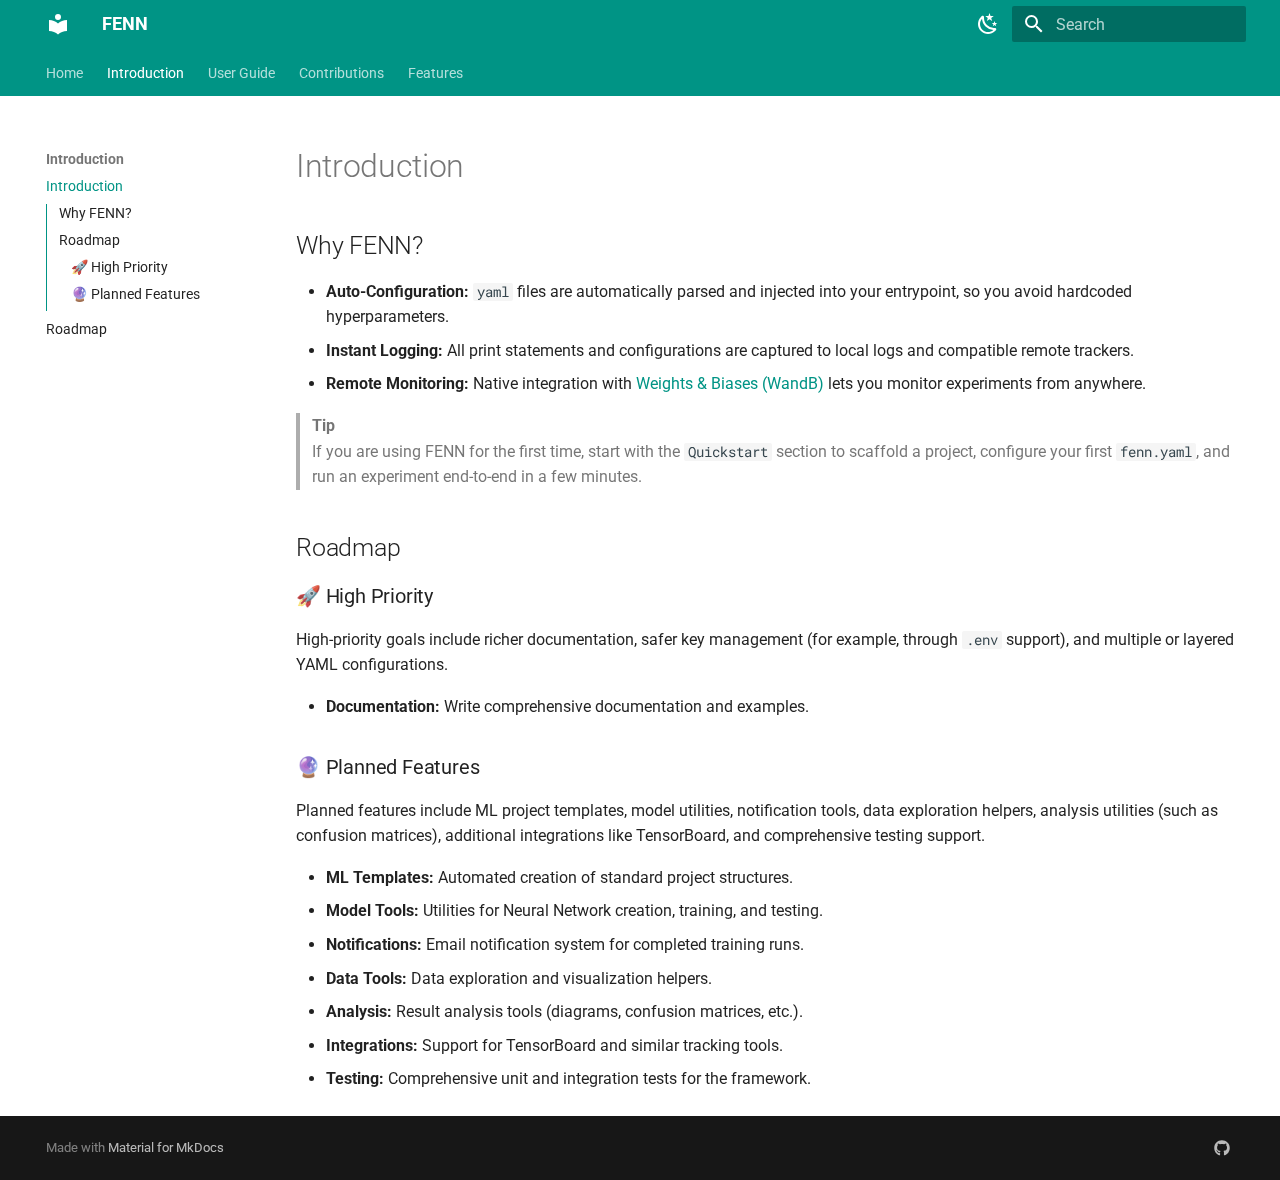
<file: site/whyfenn/index.html>
<!doctype html>
<html lang="en" class="no-js">
  <head>
    
      <meta charset="utf-8">
      <meta name="viewport" content="width=device-width,initial-scale=1">
      
        <meta name="description" content="FENN Friendly Environment for Neural Networks">
      
      
        <meta name="author" content="PyFenn">
      
      
        <link rel="canonical" href="https://pyfenn.org/whyfenn/">
      
      
        <link rel="prev" href="..">
      
      
        <link rel="next" href="../roadmap/">
      
      
        
      
      
      <link rel="icon" href="../assets/images/favicon.png">
      <meta name="generator" content="mkdocs-1.6.1, mkdocs-material-9.7.0">
    
    
      
        <title>Introduction - FENN</title>
      
    
    
      <link rel="stylesheet" href="../assets/stylesheets/main.618322db.min.css">
      
        
        <link rel="stylesheet" href="../assets/stylesheets/palette.ab4e12ef.min.css">
      
      


    
    
      
    
    
      
        
        
        <link rel="preconnect" href="https://fonts.gstatic.com" crossorigin>
        <link rel="stylesheet" href="https://fonts.googleapis.com/css?family=Roboto:300,300i,400,400i,700,700i%7CRoboto+Mono:400,400i,700,700i&display=fallback">
        <style>:root{--md-text-font:"Roboto";--md-code-font:"Roboto Mono"}</style>
      
    
    
    <script>__md_scope=new URL("..",location),__md_hash=e=>[...e].reduce(((e,_)=>(e<<5)-e+_.charCodeAt(0)),0),__md_get=(e,_=localStorage,t=__md_scope)=>JSON.parse(_.getItem(t.pathname+"."+e)),__md_set=(e,_,t=localStorage,a=__md_scope)=>{try{t.setItem(a.pathname+"."+e,JSON.stringify(_))}catch(e){}}</script>
    
      

    
    
  </head>
  
  
    
    
      
    
    
    
    
    <body dir="ltr" data-md-color-scheme="default" data-md-color-primary="teal" data-md-color-accent="teal">
  
    
    <input class="md-toggle" data-md-toggle="drawer" type="checkbox" id="__drawer" autocomplete="off">
    <input class="md-toggle" data-md-toggle="search" type="checkbox" id="__search" autocomplete="off">
    <label class="md-overlay" for="__drawer"></label>
    <div data-md-component="skip">
      
        
        <a href="#introduction" class="md-skip">
          Skip to content
        </a>
      
    </div>
    <div data-md-component="announce">
      
    </div>
    
    
      

<header class="md-header" data-md-component="header">
  <nav class="md-header__inner md-grid" aria-label="Header">
    <a href=".." title="FENN" class="md-header__button md-logo" aria-label="FENN" data-md-component="logo">
      
  
  <svg xmlns="http://www.w3.org/2000/svg" viewBox="0 0 24 24"><path d="M12 8a3 3 0 0 0 3-3 3 3 0 0 0-3-3 3 3 0 0 0-3 3 3 3 0 0 0 3 3m0 3.54C9.64 9.35 6.5 8 3 8v11c3.5 0 6.64 1.35 9 3.54 2.36-2.19 5.5-3.54 9-3.54V8c-3.5 0-6.64 1.35-9 3.54"/></svg>

    </a>
    <label class="md-header__button md-icon" for="__drawer">
      
      <svg xmlns="http://www.w3.org/2000/svg" viewBox="0 0 24 24"><path d="M3 6h18v2H3zm0 5h18v2H3zm0 5h18v2H3z"/></svg>
    </label>
    <div class="md-header__title" data-md-component="header-title">
      <div class="md-header__ellipsis">
        <div class="md-header__topic">
          <span class="md-ellipsis">
            FENN
          </span>
        </div>
        <div class="md-header__topic" data-md-component="header-topic">
          <span class="md-ellipsis">
            
              Introduction
            
          </span>
        </div>
      </div>
    </div>
    
      
        <form class="md-header__option" data-md-component="palette">
  
    
    
    
    <input class="md-option" data-md-color-media="" data-md-color-scheme="default" data-md-color-primary="teal" data-md-color-accent="teal"  aria-label="Switch to dark mode"  type="radio" name="__palette" id="__palette_0">
    
      <label class="md-header__button md-icon" title="Switch to dark mode" for="__palette_1" hidden>
        <svg xmlns="http://www.w3.org/2000/svg" viewBox="0 0 24 24"><path d="m17.75 4.09-2.53 1.94.91 3.06-2.63-1.81-2.63 1.81.91-3.06-2.53-1.94L12.44 4l1.06-3 1.06 3zm3.5 6.91-1.64 1.25.59 1.98-1.7-1.17-1.7 1.17.59-1.98L15.75 11l2.06-.05L18.5 9l.69 1.95zm-2.28 4.95c.83-.08 1.72 1.1 1.19 1.85-.32.45-.66.87-1.08 1.27C15.17 23 8.84 23 4.94 19.07c-3.91-3.9-3.91-10.24 0-14.14.4-.4.82-.76 1.27-1.08.75-.53 1.93.36 1.85 1.19-.27 2.86.69 5.83 2.89 8.02a9.96 9.96 0 0 0 8.02 2.89m-1.64 2.02a12.08 12.08 0 0 1-7.8-3.47c-2.17-2.19-3.33-5-3.49-7.82-2.81 3.14-2.7 7.96.31 10.98 3.02 3.01 7.84 3.12 10.98.31"/></svg>
      </label>
    
  
    
    
    
    <input class="md-option" data-md-color-media="" data-md-color-scheme="slate" data-md-color-primary="teal" data-md-color-accent="teal"  aria-label="Switch to light mode"  type="radio" name="__palette" id="__palette_1">
    
      <label class="md-header__button md-icon" title="Switch to light mode" for="__palette_0" hidden>
        <svg xmlns="http://www.w3.org/2000/svg" viewBox="0 0 24 24"><path d="M12 7a5 5 0 0 1 5 5 5 5 0 0 1-5 5 5 5 0 0 1-5-5 5 5 0 0 1 5-5m0 2a3 3 0 0 0-3 3 3 3 0 0 0 3 3 3 3 0 0 0 3-3 3 3 0 0 0-3-3m0-7 2.39 3.42C13.65 5.15 12.84 5 12 5s-1.65.15-2.39.42zM3.34 7l4.16-.35A7.2 7.2 0 0 0 5.94 8.5c-.44.74-.69 1.5-.83 2.29zm.02 10 1.76-3.77a7.131 7.131 0 0 0 2.38 4.14zM20.65 7l-1.77 3.79a7.02 7.02 0 0 0-2.38-4.15zm-.01 10-4.14.36c.59-.51 1.12-1.14 1.54-1.86.42-.73.69-1.5.83-2.29zM12 22l-2.41-3.44c.74.27 1.55.44 2.41.44.82 0 1.63-.17 2.37-.44z"/></svg>
      </label>
    
  
</form>
      
    
    
      <script>var palette=__md_get("__palette");if(palette&&palette.color){if("(prefers-color-scheme)"===palette.color.media){var media=matchMedia("(prefers-color-scheme: light)"),input=document.querySelector(media.matches?"[data-md-color-media='(prefers-color-scheme: light)']":"[data-md-color-media='(prefers-color-scheme: dark)']");palette.color.media=input.getAttribute("data-md-color-media"),palette.color.scheme=input.getAttribute("data-md-color-scheme"),palette.color.primary=input.getAttribute("data-md-color-primary"),palette.color.accent=input.getAttribute("data-md-color-accent")}for(var[key,value]of Object.entries(palette.color))document.body.setAttribute("data-md-color-"+key,value)}</script>
    
    
    
      
      
        <label class="md-header__button md-icon" for="__search">
          
          <svg xmlns="http://www.w3.org/2000/svg" viewBox="0 0 24 24"><path d="M9.5 3A6.5 6.5 0 0 1 16 9.5c0 1.61-.59 3.09-1.56 4.23l.27.27h.79l5 5-1.5 1.5-5-5v-.79l-.27-.27A6.52 6.52 0 0 1 9.5 16 6.5 6.5 0 0 1 3 9.5 6.5 6.5 0 0 1 9.5 3m0 2C7 5 5 7 5 9.5S7 14 9.5 14 14 12 14 9.5 12 5 9.5 5"/></svg>
        </label>
        <div class="md-search" data-md-component="search" role="dialog">
  <label class="md-search__overlay" for="__search"></label>
  <div class="md-search__inner" role="search">
    <form class="md-search__form" name="search">
      <input type="text" class="md-search__input" name="query" aria-label="Search" placeholder="Search" autocapitalize="off" autocorrect="off" autocomplete="off" spellcheck="false" data-md-component="search-query" required>
      <label class="md-search__icon md-icon" for="__search">
        
        <svg xmlns="http://www.w3.org/2000/svg" viewBox="0 0 24 24"><path d="M9.5 3A6.5 6.5 0 0 1 16 9.5c0 1.61-.59 3.09-1.56 4.23l.27.27h.79l5 5-1.5 1.5-5-5v-.79l-.27-.27A6.52 6.52 0 0 1 9.5 16 6.5 6.5 0 0 1 3 9.5 6.5 6.5 0 0 1 9.5 3m0 2C7 5 5 7 5 9.5S7 14 9.5 14 14 12 14 9.5 12 5 9.5 5"/></svg>
        
        <svg xmlns="http://www.w3.org/2000/svg" viewBox="0 0 24 24"><path d="M20 11v2H8l5.5 5.5-1.42 1.42L4.16 12l7.92-7.92L13.5 5.5 8 11z"/></svg>
      </label>
      <nav class="md-search__options" aria-label="Search">
        
        <button type="reset" class="md-search__icon md-icon" title="Clear" aria-label="Clear" tabindex="-1">
          
          <svg xmlns="http://www.w3.org/2000/svg" viewBox="0 0 24 24"><path d="M19 6.41 17.59 5 12 10.59 6.41 5 5 6.41 10.59 12 5 17.59 6.41 19 12 13.41 17.59 19 19 17.59 13.41 12z"/></svg>
        </button>
      </nav>
      
        <div class="md-search__suggest" data-md-component="search-suggest"></div>
      
    </form>
    <div class="md-search__output">
      <div class="md-search__scrollwrap" tabindex="0" data-md-scrollfix>
        <div class="md-search-result" data-md-component="search-result">
          <div class="md-search-result__meta">
            Initializing search
          </div>
          <ol class="md-search-result__list" role="presentation"></ol>
        </div>
      </div>
    </div>
  </div>
</div>
      
    
    
  </nav>
  
</header>
    
    <div class="md-container" data-md-component="container">
      
      
        
          
            
<nav class="md-tabs" aria-label="Tabs" data-md-component="tabs">
  <div class="md-grid">
    <ul class="md-tabs__list">
      
        
  
  
  
  
    <li class="md-tabs__item">
      <a href=".." class="md-tabs__link">
        
  
  
    
  
  Home

      </a>
    </li>
  

      
        
  
  
  
    
  
  
    
    
      <li class="md-tabs__item md-tabs__item--active">
        <a href="./" class="md-tabs__link">
          
  
  
  Introduction

        </a>
      </li>
    
  

      
        
  
  
  
  
    
    
      <li class="md-tabs__item">
        <a href="../quickstart/" class="md-tabs__link">
          
  
  
  User Guide

        </a>
      </li>
    
  

      
        
  
  
  
  
    
    
      <li class="md-tabs__item">
        <a href="../contributing/" class="md-tabs__link">
          
  
  
  Contributions

        </a>
      </li>
    
  

      
        
  
  
  
  
    
    
      <li class="md-tabs__item">
        <a href="../configuration/" class="md-tabs__link">
          
  
  
  Features

        </a>
      </li>
    
  

      
    </ul>
  </div>
</nav>
          
        
      
      <main class="md-main" data-md-component="main">
        <div class="md-main__inner md-grid">
          
            
              
              <div class="md-sidebar md-sidebar--primary" data-md-component="sidebar" data-md-type="navigation" >
                <div class="md-sidebar__scrollwrap">
                  <div class="md-sidebar__inner">
                    


  


  

<nav class="md-nav md-nav--primary md-nav--lifted md-nav--integrated" aria-label="Navigation" data-md-level="0">
  <label class="md-nav__title" for="__drawer">
    <a href=".." title="FENN" class="md-nav__button md-logo" aria-label="FENN" data-md-component="logo">
      
  
  <svg xmlns="http://www.w3.org/2000/svg" viewBox="0 0 24 24"><path d="M12 8a3 3 0 0 0 3-3 3 3 0 0 0-3-3 3 3 0 0 0-3 3 3 3 0 0 0 3 3m0 3.54C9.64 9.35 6.5 8 3 8v11c3.5 0 6.64 1.35 9 3.54 2.36-2.19 5.5-3.54 9-3.54V8c-3.5 0-6.64 1.35-9 3.54"/></svg>

    </a>
    FENN
  </label>
  
  <ul class="md-nav__list" data-md-scrollfix>
    
      
      
  
  
  
  
    <li class="md-nav__item">
      <a href=".." class="md-nav__link">
        
  
  
  <span class="md-ellipsis">
    
  
    Home
  

    
  </span>
  
  

      </a>
    </li>
  

    
      
      
  
  
    
  
  
  
    
    
    
    
      
        
        
      
      
        
      
    
    
    <li class="md-nav__item md-nav__item--active md-nav__item--section md-nav__item--nested">
      
        
        
        <input class="md-nav__toggle md-toggle " type="checkbox" id="__nav_2" checked>
        
          
          <label class="md-nav__link" for="__nav_2" id="__nav_2_label" tabindex="">
            
  
  
  <span class="md-ellipsis">
    
  
    Introduction
  

    
  </span>
  
  

            <span class="md-nav__icon md-icon"></span>
          </label>
        
        <nav class="md-nav" data-md-level="1" aria-labelledby="__nav_2_label" aria-expanded="true">
          <label class="md-nav__title" for="__nav_2">
            <span class="md-nav__icon md-icon"></span>
            
  
    Introduction
  

          </label>
          <ul class="md-nav__list" data-md-scrollfix>
            
              
                
  
  
    
  
  
  
    <li class="md-nav__item md-nav__item--active">
      
      <input class="md-nav__toggle md-toggle" type="checkbox" id="__toc">
      
      
        
      
      
        <label class="md-nav__link md-nav__link--active" for="__toc">
          
  
  
  <span class="md-ellipsis">
    
  
    Introduction
  

    
  </span>
  
  

          <span class="md-nav__icon md-icon"></span>
        </label>
      
      <a href="./" class="md-nav__link md-nav__link--active">
        
  
  
  <span class="md-ellipsis">
    
  
    Introduction
  

    
  </span>
  
  

      </a>
      
        

<nav class="md-nav md-nav--secondary" aria-label="Table of contents">
  
  
  
    
  
  
    <label class="md-nav__title" for="__toc">
      <span class="md-nav__icon md-icon"></span>
      Table of contents
    </label>
    <ul class="md-nav__list" data-md-component="toc" data-md-scrollfix>
      
        <li class="md-nav__item">
  <a href="#why-fenn" class="md-nav__link">
    <span class="md-ellipsis">
      
        Why FENN?
      
    </span>
  </a>
  
</li>
      
        <li class="md-nav__item">
  <a href="#roadmap" class="md-nav__link">
    <span class="md-ellipsis">
      
        Roadmap
      
    </span>
  </a>
  
    <nav class="md-nav" aria-label="Roadmap">
      <ul class="md-nav__list">
        
          <li class="md-nav__item">
  <a href="#high-priority" class="md-nav__link">
    <span class="md-ellipsis">
      
        🚀 High Priority
      
    </span>
  </a>
  
</li>
        
          <li class="md-nav__item">
  <a href="#planned-features" class="md-nav__link">
    <span class="md-ellipsis">
      
        🔮 Planned Features
      
    </span>
  </a>
  
</li>
        
      </ul>
    </nav>
  
</li>
      
    </ul>
  
</nav>
      
    </li>
  

              
            
              
                
  
  
  
  
    <li class="md-nav__item">
      <a href="../roadmap/" class="md-nav__link">
        
  
  
  <span class="md-ellipsis">
    
  
    Roadmap
  

    
  </span>
  
  

      </a>
    </li>
  

              
            
          </ul>
        </nav>
      
    </li>
  

    
      
      
  
  
  
  
    
    
    
    
      
      
        
      
    
    
    <li class="md-nav__item md-nav__item--nested">
      
        
        
        <input class="md-nav__toggle md-toggle " type="checkbox" id="__nav_3" >
        
          
          <label class="md-nav__link" for="__nav_3" id="__nav_3_label" tabindex="0">
            
  
  
  <span class="md-ellipsis">
    
  
    User Guide
  

    
  </span>
  
  

            <span class="md-nav__icon md-icon"></span>
          </label>
        
        <nav class="md-nav" data-md-level="1" aria-labelledby="__nav_3_label" aria-expanded="false">
          <label class="md-nav__title" for="__nav_3">
            <span class="md-nav__icon md-icon"></span>
            
  
    User Guide
  

          </label>
          <ul class="md-nav__list" data-md-scrollfix>
            
              
                
  
  
  
  
    <li class="md-nav__item">
      <a href="../quickstart/" class="md-nav__link">
        
  
  
  <span class="md-ellipsis">
    
  
    Quickstart
  

    
  </span>
  
  

      </a>
    </li>
  

              
            
          </ul>
        </nav>
      
    </li>
  

    
      
      
  
  
  
  
    
    
    
    
      
      
        
      
    
    
    <li class="md-nav__item md-nav__item--nested">
      
        
        
        <input class="md-nav__toggle md-toggle " type="checkbox" id="__nav_4" >
        
          
          <label class="md-nav__link" for="__nav_4" id="__nav_4_label" tabindex="0">
            
  
  
  <span class="md-ellipsis">
    
  
    Contributions
  

    
  </span>
  
  

            <span class="md-nav__icon md-icon"></span>
          </label>
        
        <nav class="md-nav" data-md-level="1" aria-labelledby="__nav_4_label" aria-expanded="false">
          <label class="md-nav__title" for="__nav_4">
            <span class="md-nav__icon md-icon"></span>
            
  
    Contributions
  

          </label>
          <ul class="md-nav__list" data-md-scrollfix>
            
              
                
  
  
  
  
    <li class="md-nav__item">
      <a href="../contributing/" class="md-nav__link">
        
  
  
  <span class="md-ellipsis">
    
  
    Contributing
  

    
  </span>
  
  

      </a>
    </li>
  

              
            
          </ul>
        </nav>
      
    </li>
  

    
      
      
  
  
  
  
    
    
    
    
      
      
        
      
    
    
    <li class="md-nav__item md-nav__item--nested">
      
        
        
        <input class="md-nav__toggle md-toggle " type="checkbox" id="__nav_5" >
        
          
          <label class="md-nav__link" for="__nav_5" id="__nav_5_label" tabindex="0">
            
  
  
  <span class="md-ellipsis">
    
  
    Features
  

    
  </span>
  
  

            <span class="md-nav__icon md-icon"></span>
          </label>
        
        <nav class="md-nav" data-md-level="1" aria-labelledby="__nav_5_label" aria-expanded="false">
          <label class="md-nav__title" for="__nav_5">
            <span class="md-nav__icon md-icon"></span>
            
  
    Features
  

          </label>
          <ul class="md-nav__list" data-md-scrollfix>
            
              
                
  
  
  
  
    <li class="md-nav__item">
      <a href="../configuration/" class="md-nav__link">
        
  
  
  <span class="md-ellipsis">
    
  
    Configuration
  

    
  </span>
  
  

      </a>
    </li>
  

              
            
              
                
  
  
  
  
    <li class="md-nav__item">
      <a href="../logger/" class="md-nav__link">
        
  
  
  <span class="md-ellipsis">
    
  
    Logger
  

    
  </span>
  
  

      </a>
    </li>
  

              
            
              
                
  
  
  
  
    <li class="md-nav__item">
      <a href="../wandb/" class="md-nav__link">
        
  
  
  <span class="md-ellipsis">
    
  
    Wandb
  

    
  </span>
  
  

      </a>
    </li>
  

              
            
          </ul>
        </nav>
      
    </li>
  

    
  </ul>
</nav>
                  </div>
                </div>
              </div>
            
            
          
          
            <div class="md-content" data-md-component="content">
              
              <article class="md-content__inner md-typeset">
                
                  



<h1 id="introduction">Introduction<a class="headerlink" href="#introduction" title="Permanent link">&para;</a></h1>
<h2 id="why-fenn">Why FENN?<a class="headerlink" href="#why-fenn" title="Permanent link">&para;</a></h2>
<ul>
<li><strong>Auto-Configuration:</strong> <code>yaml</code> files are automatically parsed and injected into your entrypoint, so you avoid hardcoded hyperparameters.</li>
<li><strong>Instant Logging:</strong> All print statements and configurations are captured to local logs and compatible remote trackers.</li>
<li><strong>Remote Monitoring:</strong> Native integration with <a href="https://wandb.ai/">Weights &amp; Biases (WandB)</a> lets you monitor experiments from anywhere.</li>
</ul>
<blockquote>
<p><strong>Tip</strong><br />
If you are using FENN for the first time, start with the <code>Quickstart</code> section to scaffold a project, configure your first <code>fenn.yaml</code>, and run an experiment end-to-end in a few minutes.</p>
</blockquote>
<h2 id="roadmap">Roadmap<a class="headerlink" href="#roadmap" title="Permanent link">&para;</a></h2>
<h3 id="high-priority">🚀 High Priority<a class="headerlink" href="#high-priority" title="Permanent link">&para;</a></h3>
<p>High-priority goals include richer documentation, safer key management (for example, through <code>.env</code> support), and multiple or layered YAML configurations.</p>
<ul>
<li><strong>Documentation:</strong> Write comprehensive documentation and examples.</li>
</ul>
<h3 id="planned-features">🔮 Planned Features<a class="headerlink" href="#planned-features" title="Permanent link">&para;</a></h3>
<p>Planned features include ML project templates, model utilities, notification tools, data exploration helpers, analysis utilities (such as confusion matrices), additional integrations like TensorBoard, and comprehensive testing support.</p>
<ul>
<li><strong>ML Templates:</strong> Automated creation of standard project structures.</li>
<li><strong>Model Tools:</strong> Utilities for Neural Network creation, training, and testing.</li>
<li><strong>Notifications:</strong> Email notification system for completed training runs.</li>
<li><strong>Data Tools:</strong> Data exploration and visualization helpers.</li>
<li><strong>Analysis:</strong> Result analysis tools (diagrams, confusion matrices, etc.).</li>
<li><strong>Integrations:</strong> Support for TensorBoard and similar tracking tools.</li>
<li><strong>Testing:</strong> Comprehensive unit and integration tests for the framework.</li>
</ul>












                
              </article>
            </div>
          
          
<script>var target=document.getElementById(location.hash.slice(1));target&&target.name&&(target.checked=target.name.startsWith("__tabbed_"))</script>
        </div>
        
          <button type="button" class="md-top md-icon" data-md-component="top" hidden>
  
  <svg xmlns="http://www.w3.org/2000/svg" viewBox="0 0 24 24"><path d="M13 20h-2V8l-5.5 5.5-1.42-1.42L12 4.16l7.92 7.92-1.42 1.42L13 8z"/></svg>
  Back to top
</button>
        
      </main>
      
        <footer class="md-footer">
  
  <div class="md-footer-meta md-typeset">
    <div class="md-footer-meta__inner md-grid">
      <div class="md-copyright">
  
  
    Made with
    <a href="https://squidfunk.github.io/mkdocs-material/" target="_blank" rel="noopener">
      Material for MkDocs
    </a>
  
</div>
      
        
<div class="md-social">
  
    
    
    
    
    <a href="https://github.com/pyfenn/fenn" target="_blank" rel="noopener" title="Source on GitHub" class="md-social__link">
      <svg xmlns="http://www.w3.org/2000/svg" viewBox="0 0 512 512"><!--! Font Awesome Free 7.1.0 by @fontawesome - https://fontawesome.com License - https://fontawesome.com/license/free (Icons: CC BY 4.0, Fonts: SIL OFL 1.1, Code: MIT License) Copyright 2025 Fonticons, Inc.--><path d="M173.9 397.4c0 2-2.3 3.6-5.2 3.6-3.3.3-5.6-1.3-5.6-3.6 0-2 2.3-3.6 5.2-3.6 3-.3 5.6 1.3 5.6 3.6m-31.1-4.5c-.7 2 1.3 4.3 4.3 4.9 2.6 1 5.6 0 6.2-2s-1.3-4.3-4.3-5.2c-2.6-.7-5.5.3-6.2 2.3m44.2-1.7c-2.9.7-4.9 2.6-4.6 4.9.3 2 2.9 3.3 5.9 2.6 2.9-.7 4.9-2.6 4.6-4.6-.3-1.9-3-3.2-5.9-2.9M252.8 8C114.1 8 8 113.3 8 252c0 110.9 69.8 205.8 169.5 239.2 12.8 2.3 17.3-5.6 17.3-12.1 0-6.2-.3-40.4-.3-61.4 0 0-70 15-84.7-29.8 0 0-11.4-29.1-27.8-36.6 0 0-22.9-15.7 1.6-15.4 0 0 24.9 2 38.6 25.8 21.9 38.6 58.6 27.5 72.9 20.9 2.3-16 8.8-27.1 16-33.7-55.9-6.2-112.3-14.3-112.3-110.5 0-27.5 7.6-41.3 23.6-58.9-2.6-6.5-11.1-33.3 2.6-67.9 20.9-6.5 69 27 69 27 20-5.6 41.5-8.5 62.8-8.5s42.8 2.9 62.8 8.5c0 0 48.1-33.6 69-27 13.7 34.7 5.2 61.4 2.6 67.9 16 17.7 25.8 31.5 25.8 58.9 0 96.5-58.9 104.2-114.8 110.5 9.2 7.9 17 22.9 17 46.4 0 33.7-.3 75.4-.3 83.6 0 6.5 4.6 14.4 17.3 12.1C436.2 457.8 504 362.9 504 252 504 113.3 391.5 8 252.8 8M105.2 352.9c-1.3 1-1 3.3.7 5.2 1.6 1.6 3.9 2.3 5.2 1 1.3-1 1-3.3-.7-5.2-1.6-1.6-3.9-2.3-5.2-1m-10.8-8.1c-.7 1.3.3 2.9 2.3 3.9 1.6 1 3.6.7 4.3-.7.7-1.3-.3-2.9-2.3-3.9-2-.6-3.6-.3-4.3.7m32.4 35.6c-1.6 1.3-1 4.3 1.3 6.2 2.3 2.3 5.2 2.6 6.5 1 1.3-1.3.7-4.3-1.3-6.2-2.2-2.3-5.2-2.6-6.5-1m-11.4-14.7c-1.6 1-1.6 3.6 0 5.9s4.3 3.3 5.6 2.3c1.6-1.3 1.6-3.9 0-6.2-1.4-2.3-4-3.3-5.6-2"/></svg>
    </a>
  
</div>
      
    </div>
  </div>
</footer>
      
    </div>
    <div class="md-dialog" data-md-component="dialog">
      <div class="md-dialog__inner md-typeset"></div>
    </div>
    
    
    
      
      
      <script id="__config" type="application/json">{"annotate": null, "base": "..", "features": ["navigation.tabs", "navigation.sections", "navigation.top", "search.suggest", "content.code.copy", "toc.integrate"], "search": "../assets/javascripts/workers/search.7a47a382.min.js", "tags": null, "translations": {"clipboard.copied": "Copied to clipboard", "clipboard.copy": "Copy to clipboard", "search.result.more.one": "1 more on this page", "search.result.more.other": "# more on this page", "search.result.none": "No matching documents", "search.result.one": "1 matching document", "search.result.other": "# matching documents", "search.result.placeholder": "Type to start searching", "search.result.term.missing": "Missing", "select.version": "Select version"}, "version": null}</script>
    
    
      <script src="../assets/javascripts/bundle.e71a0d61.min.js"></script>
      
    
  </body>
</html>
</file>
<file: site/assets/stylesheets/main.618322db.min.css>
@charset "UTF-8";html{-webkit-text-size-adjust:none;-moz-text-size-adjust:none;text-size-adjust:none;box-sizing:border-box}*,:after,:before{box-sizing:inherit}@media (prefers-reduced-motion){*,:after,:before{transition:none!important}}body{margin:0}a,button,input,label{-webkit-tap-highlight-color:transparent}a{color:inherit;text-decoration:none}hr{border:0;box-sizing:initial;display:block;height:.05rem;overflow:visible;padding:0}small{font-size:80%}sub,sup{line-height:1em}img{border-style:none}table{border-collapse:initial;border-spacing:0}td,th{font-weight:400;vertical-align:top}button{background:#0000;border:0;font-family:inherit;font-size:inherit;margin:0;padding:0}input{border:0;outline:none}:root{--md-primary-fg-color:#4051b5;--md-primary-fg-color--light:#5d6cc0;--md-primary-fg-color--dark:#303fa1;--md-primary-bg-color:#fff;--md-primary-bg-color--light:#ffffffb3;--md-accent-fg-color:#526cfe;--md-accent-fg-color--transparent:#526cfe1a;--md-accent-bg-color:#fff;--md-accent-bg-color--light:#ffffffb3}[data-md-color-scheme=default]{color-scheme:light}[data-md-color-scheme=default] img[src$="#gh-dark-mode-only"],[data-md-color-scheme=default] img[src$="#only-dark"]{display:none}:root,[data-md-color-scheme=default]{--md-hue:225deg;--md-default-fg-color:#000000de;--md-default-fg-color--light:#0000008a;--md-default-fg-color--lighter:#00000052;--md-default-fg-color--lightest:#00000012;--md-default-bg-color:#fff;--md-default-bg-color--light:#ffffffb3;--md-default-bg-color--lighter:#ffffff4d;--md-default-bg-color--lightest:#ffffff1f;--md-code-fg-color:#36464e;--md-code-bg-color:#f5f5f5;--md-code-bg-color--light:#f5f5f5b3;--md-code-bg-color--lighter:#f5f5f54d;--md-code-hl-color:#4287ff;--md-code-hl-color--light:#4287ff1a;--md-code-hl-number-color:#d52a2a;--md-code-hl-special-color:#db1457;--md-code-hl-function-color:#a846b9;--md-code-hl-constant-color:#6e59d9;--md-code-hl-keyword-color:#3f6ec6;--md-code-hl-string-color:#1c7d4d;--md-code-hl-name-color:var(--md-code-fg-color);--md-code-hl-operator-color:var(--md-default-fg-color--light);--md-code-hl-punctuation-color:var(--md-default-fg-color--light);--md-code-hl-comment-color:var(--md-default-fg-color--light);--md-code-hl-generic-color:var(--md-default-fg-color--light);--md-code-hl-variable-color:var(--md-default-fg-color--light);--md-typeset-color:var(--md-default-fg-color);--md-typeset-a-color:var(--md-primary-fg-color);--md-typeset-del-color:#f5503d26;--md-typeset-ins-color:#0bd57026;--md-typeset-kbd-color:#fafafa;--md-typeset-kbd-accent-color:#fff;--md-typeset-kbd-border-color:#b8b8b8;--md-typeset-mark-color:#ffff0080;--md-typeset-table-color:#0000001f;--md-typeset-table-color--light:rgba(0,0,0,.035);--md-admonition-fg-color:var(--md-default-fg-color);--md-admonition-bg-color:var(--md-default-bg-color);--md-warning-fg-color:#000000de;--md-warning-bg-color:#ff9;--md-footer-fg-color:#fff;--md-footer-fg-color--light:#ffffffb3;--md-footer-fg-color--lighter:#ffffff73;--md-footer-bg-color:#000000de;--md-footer-bg-color--dark:#00000052;--md-shadow-z1:0 0.2rem 0.5rem #0000000d,0 0 0.05rem #0000001a;--md-shadow-z2:0 0.2rem 0.5rem #0000001a,0 0 0.05rem #00000040;--md-shadow-z3:0 0.2rem 0.5rem #0003,0 0 0.05rem #00000059}.md-icon svg{fill:currentcolor;display:block;height:1.2rem;width:1.2rem}body{-webkit-font-smoothing:antialiased;-moz-osx-font-smoothing:grayscale;--md-text-font-family:var(--md-text-font,_),-apple-system,BlinkMacSystemFont,Helvetica,Arial,sans-serif;--md-code-font-family:var(--md-code-font,_),SFMono-Regular,Consolas,Menlo,monospace}aside,body,input{font-feature-settings:"kern","liga";color:var(--md-typeset-color);font-family:var(--md-text-font-family)}code,kbd,pre{font-feature-settings:"kern";font-family:var(--md-code-font-family)}:root{--md-typeset-table-sort-icon:url('data:image/svg+xml;charset=utf-8,<svg xmlns="http://www.w3.org/2000/svg" viewBox="0 0 24 24"><path d="m18 21-4-4h3V7h-3l4-4 4 4h-3v10h3M2 19v-2h10v2M2 13v-2h7v2M2 7V5h4v2z"/></svg>');--md-typeset-table-sort-icon--asc:url('data:image/svg+xml;charset=utf-8,<svg xmlns="http://www.w3.org/2000/svg" viewBox="0 0 24 24"><path d="M19 17h3l-4 4-4-4h3V3h2M2 17h10v2H2M6 5v2H2V5m0 6h7v2H2z"/></svg>');--md-typeset-table-sort-icon--desc:url('data:image/svg+xml;charset=utf-8,<svg xmlns="http://www.w3.org/2000/svg" viewBox="0 0 24 24"><path d="M19 7h3l-4-4-4 4h3v14h2M2 17h10v2H2M6 5v2H2V5m0 6h7v2H2z"/></svg>')}.md-typeset{-webkit-print-color-adjust:exact;color-adjust:exact;font-size:.8rem;line-height:1.6;overflow-wrap:break-word}@media print{.md-typeset{font-size:.68rem}}.md-typeset blockquote,.md-typeset dl,.md-typeset figure,.md-typeset ol,.md-typeset pre,.md-typeset ul{margin-bottom:1em;margin-top:1em}.md-typeset h1{color:var(--md-default-fg-color--light);font-size:2em;line-height:1.3;margin:0 0 1.25em}.md-typeset h1,.md-typeset h2{font-weight:300;letter-spacing:-.01em}.md-typeset h2{font-size:1.5625em;line-height:1.4;margin:1.6em 0 .64em}.md-typeset h3{font-size:1.25em;font-weight:400;letter-spacing:-.01em;line-height:1.5;margin:1.6em 0 .8em}.md-typeset h2+h3{margin-top:.8em}.md-typeset h4{font-weight:700;letter-spacing:-.01em;margin:1em 0}.md-typeset h5,.md-typeset h6{color:var(--md-default-fg-color--light);font-size:.8em;font-weight:700;letter-spacing:-.01em;margin:1.25em 0}.md-typeset h5{text-transform:uppercase}.md-typeset h5 code{text-transform:none}.md-typeset hr{border-bottom:.05rem solid var(--md-default-fg-color--lightest);display:flow-root;margin:1.5em 0}.md-typeset a{color:var(--md-typeset-a-color);word-break:break-word}.md-typeset a,.md-typeset a:before{transition:color 125ms}.md-typeset a:focus,.md-typeset a:hover{color:var(--md-accent-fg-color)}.md-typeset a:focus code,.md-typeset a:hover code{background-color:var(--md-accent-fg-color--transparent);color:var(--md-accent-fg-color)}.md-typeset a code{color:var(--md-typeset-a-color)}.md-typeset a.focus-visible{outline-color:var(--md-accent-fg-color);outline-offset:.2rem}.md-typeset code,.md-typeset kbd,.md-typeset pre{color:var(--md-code-fg-color);direction:ltr;font-variant-ligatures:none;transition:background-color 125ms}@media print{.md-typeset code,.md-typeset kbd,.md-typeset pre{white-space:pre-wrap}}.md-typeset code{background-color:var(--md-code-bg-color);border-radius:.1rem;-webkit-box-decoration-break:clone;box-decoration-break:clone;font-size:.85em;padding:0 .2941176471em;transition:color 125ms,background-color 125ms;word-break:break-word}.md-typeset code:not(.focus-visible){-webkit-tap-highlight-color:transparent;outline:none}.md-typeset pre{display:flow-root;line-height:1.4;position:relative}.md-typeset pre>code{-webkit-box-decoration-break:slice;box-decoration-break:slice;box-shadow:none;display:block;margin:0;outline-color:var(--md-accent-fg-color);overflow:auto;padding:.7720588235em 1.1764705882em;scrollbar-color:var(--md-default-fg-color--lighter) #0000;scrollbar-width:thin;touch-action:auto;word-break:normal}.md-typeset pre>code:hover{scrollbar-color:var(--md-accent-fg-color) #0000}.md-typeset pre>code::-webkit-scrollbar{height:.2rem;width:.2rem}.md-typeset pre>code::-webkit-scrollbar-thumb{background-color:var(--md-default-fg-color--lighter)}.md-typeset pre>code::-webkit-scrollbar-thumb:hover{background-color:var(--md-accent-fg-color)}.md-typeset kbd{background-color:var(--md-typeset-kbd-color);border-radius:.1rem;box-shadow:0 .1rem 0 .05rem var(--md-typeset-kbd-border-color),0 .1rem 0 var(--md-typeset-kbd-border-color),0 -.1rem .2rem var(--md-typeset-kbd-accent-color) inset;color:var(--md-default-fg-color);display:inline-block;font-size:.75em;padding:0 .6666666667em;vertical-align:text-top;word-break:break-word}.md-typeset mark{background-color:var(--md-typeset-mark-color);-webkit-box-decoration-break:clone;box-decoration-break:clone;color:inherit;word-break:break-word}.md-typeset abbr{cursor:help;text-decoration:none}.md-typeset [data-preview],.md-typeset abbr{border-bottom:.05rem dotted var(--md-default-fg-color--light)}.md-typeset small{opacity:.75}[dir=ltr] .md-typeset sub,[dir=ltr] .md-typeset sup{margin-left:.078125em}[dir=rtl] .md-typeset sub,[dir=rtl] .md-typeset sup{margin-right:.078125em}[dir=ltr] .md-typeset blockquote{padding-left:.6rem}[dir=rtl] .md-typeset blockquote{padding-right:.6rem}[dir=ltr] .md-typeset blockquote{border-left:.2rem solid var(--md-default-fg-color--lighter)}[dir=rtl] .md-typeset blockquote{border-right:.2rem solid var(--md-default-fg-color--lighter)}.md-typeset blockquote{color:var(--md-default-fg-color--light);margin-left:0;margin-right:0}.md-typeset ul{list-style-type:disc}.md-typeset ul[type]{list-style-type:revert-layer}[dir=ltr] .md-typeset ol,[dir=ltr] .md-typeset ul{margin-left:.625em}[dir=rtl] .md-typeset ol,[dir=rtl] .md-typeset ul{margin-right:.625em}.md-typeset ol,.md-typeset ul{padding:0}.md-typeset ol:not([hidden]),.md-typeset ul:not([hidden]){display:flow-root}.md-typeset ol ol,.md-typeset ul ol{list-style-type:lower-alpha}.md-typeset ol ol ol,.md-typeset ul ol ol{list-style-type:lower-roman}.md-typeset ol ol ol ol,.md-typeset ul ol ol ol{list-style-type:upper-alpha}.md-typeset ol ol ol ol ol,.md-typeset ul ol ol ol ol{list-style-type:upper-roman}.md-typeset ol[type],.md-typeset ul[type]{list-style-type:revert-layer}[dir=ltr] .md-typeset ol li,[dir=ltr] .md-typeset ul li{margin-left:1.25em}[dir=rtl] .md-typeset ol li,[dir=rtl] .md-typeset ul li{margin-right:1.25em}.md-typeset ol li,.md-typeset ul li{margin-bottom:.5em}.md-typeset ol li blockquote,.md-typeset ol li p,.md-typeset ul li blockquote,.md-typeset ul li p{margin:.5em 0}.md-typeset ol li:last-child,.md-typeset ul li:last-child{margin-bottom:0}[dir=ltr] .md-typeset ol li ol,[dir=ltr] .md-typeset ol li ul,[dir=ltr] .md-typeset ul li ol,[dir=ltr] .md-typeset ul li ul{margin-left:.625em}[dir=rtl] .md-typeset ol li ol,[dir=rtl] .md-typeset ol li ul,[dir=rtl] .md-typeset ul li ol,[dir=rtl] .md-typeset ul li ul{margin-right:.625em}.md-typeset ol li ol,.md-typeset ol li ul,.md-typeset ul li ol,.md-typeset ul li ul{margin-bottom:.5em;margin-top:.5em}[dir=ltr] .md-typeset dd{margin-left:1.875em}[dir=rtl] .md-typeset dd{margin-right:1.875em}.md-typeset dd{margin-bottom:1.5em;margin-top:1em}.md-typeset img,.md-typeset svg,.md-typeset video{height:auto;max-width:100%}.md-typeset img[align=left]{margin:1em 1em 1em 0}.md-typeset img[align=right]{margin:1em 0 1em 1em}.md-typeset img[align]:only-child{margin-top:0}.md-typeset figure{display:flow-root;margin:1em auto;max-width:100%;text-align:center;width:fit-content}.md-typeset figure img{display:block;margin:0 auto}.md-typeset figcaption{font-style:italic;margin:1em auto;max-width:24rem}.md-typeset iframe{max-width:100%}.md-typeset table:not([class]){background-color:var(--md-default-bg-color);border:.05rem solid var(--md-typeset-table-color);border-radius:.1rem;display:inline-block;font-size:.64rem;max-width:100%;overflow:auto;touch-action:auto}@media print{.md-typeset table:not([class]){display:table}}.md-typeset table:not([class])+*{margin-top:1.5em}.md-typeset table:not([class]) td>:first-child,.md-typeset table:not([class]) th>:first-child{margin-top:0}.md-typeset table:not([class]) td>:last-child,.md-typeset table:not([class]) th>:last-child{margin-bottom:0}.md-typeset table:not([class]) td:not([align]),.md-typeset table:not([class]) th:not([align]){text-align:left}[dir=rtl] .md-typeset table:not([class]) td:not([align]),[dir=rtl] .md-typeset table:not([class]) th:not([align]){text-align:right}.md-typeset table:not([class]) th{font-weight:700;min-width:5rem;padding:.9375em 1.25em;vertical-align:top}.md-typeset table:not([class]) td{border-top:.05rem solid var(--md-typeset-table-color);padding:.9375em 1.25em;vertical-align:top}.md-typeset table:not([class]) tbody tr{transition:background-color 125ms}.md-typeset table:not([class]) tbody tr:hover{background-color:var(--md-typeset-table-color--light);box-shadow:0 .05rem 0 var(--md-default-bg-color) inset}.md-typeset table:not([class]) a{word-break:normal}.md-typeset table th[role=columnheader]{cursor:pointer}[dir=ltr] .md-typeset table th[role=columnheader]:after{margin-left:.5em}[dir=rtl] .md-typeset table th[role=columnheader]:after{margin-right:.5em}.md-typeset table th[role=columnheader]:after{content:"";display:inline-block;height:1.2em;-webkit-mask-image:var(--md-typeset-table-sort-icon);mask-image:var(--md-typeset-table-sort-icon);-webkit-mask-repeat:no-repeat;mask-repeat:no-repeat;-webkit-mask-size:contain;mask-size:contain;transition:background-color 125ms;vertical-align:text-bottom;width:1.2em}.md-typeset table th[role=columnheader]:hover:after{background-color:var(--md-default-fg-color--lighter)}.md-typeset table th[role=columnheader][aria-sort=ascending]:after{background-color:var(--md-default-fg-color--light);-webkit-mask-image:var(--md-typeset-table-sort-icon--asc);mask-image:var(--md-typeset-table-sort-icon--asc)}.md-typeset table th[role=columnheader][aria-sort=descending]:after{background-color:var(--md-default-fg-color--light);-webkit-mask-image:var(--md-typeset-table-sort-icon--desc);mask-image:var(--md-typeset-table-sort-icon--desc)}.md-typeset__scrollwrap{margin:1em -.8rem;overflow-x:auto;touch-action:auto}.md-typeset__table{display:inline-block;margin-bottom:.5em;padding:0 .8rem}@media print{.md-typeset__table{display:block}}html .md-typeset__table table{display:table;margin:0;overflow:hidden;width:100%}@media screen and (max-width:44.984375em){.md-content__inner>pre{margin:1em -.8rem}.md-content__inner>pre code{border-radius:0}}.md-typeset .md-author{border-radius:100%;display:block;flex-shrink:0;height:1.6rem;overflow:hidden;position:relative;transition:color 125ms,transform 125ms;width:1.6rem}.md-typeset .md-author img{display:block}.md-typeset .md-author--more{background:var(--md-default-fg-color--lightest);color:var(--md-default-fg-color--lighter);font-size:.6rem;font-weight:700;line-height:1.6rem;text-align:center}.md-typeset .md-author--long{height:2.4rem;width:2.4rem}.md-typeset a.md-author{transform:scale(1)}.md-typeset a.md-author img{border-radius:100%;filter:grayscale(100%) opacity(75%);transition:filter 125ms}.md-typeset a.md-author:focus,.md-typeset a.md-author:hover{transform:scale(1.1);z-index:1}.md-typeset a.md-author:focus img,.md-typeset a.md-author:hover img{filter:grayscale(0)}.md-banner{background-color:var(--md-footer-bg-color);color:var(--md-footer-fg-color);overflow:auto}@media print{.md-banner{display:none}}.md-banner--warning{background-color:var(--md-warning-bg-color);color:var(--md-warning-fg-color)}.md-banner__inner{font-size:.7rem;margin:.6rem auto;padding:0 .8rem}[dir=ltr] .md-banner__button{float:right}[dir=rtl] .md-banner__button{float:left}.md-banner__button{color:inherit;cursor:pointer;transition:opacity .25s}.no-js .md-banner__button{display:none}.md-banner__button:hover{opacity:.7}html{font-size:125%;height:100%;overflow-x:hidden}@media screen and (min-width:100em){html{font-size:137.5%}}@media screen and (min-width:125em){html{font-size:150%}}body{background-color:var(--md-default-bg-color);display:flex;flex-direction:column;font-size:.5rem;min-height:100%;position:relative;width:100%}@media print{body{display:block}}@media screen and (max-width:59.984375em){body[data-md-scrolllock]{position:fixed}}.md-grid{margin-left:auto;margin-right:auto;max-width:61rem}.md-container{display:flex;flex-direction:column;flex-grow:1}@media print{.md-container{display:block}}.md-main{flex-grow:1}.md-main__inner{display:flex;height:100%;margin-top:1.5rem}.md-ellipsis{overflow:hidden;text-overflow:ellipsis}.md-toggle{display:none}.md-option{height:0;opacity:0;position:absolute;width:0}.md-option:checked+label:not([hidden]){display:block}.md-option.focus-visible+label{outline-color:var(--md-accent-fg-color);outline-style:auto}.md-skip{background-color:var(--md-default-fg-color);border-radius:.1rem;color:var(--md-default-bg-color);font-size:.64rem;margin:.5rem;opacity:0;outline-color:var(--md-accent-fg-color);padding:.3rem .5rem;position:fixed;transform:translateY(.4rem);z-index:-1}.md-skip:focus{opacity:1;transform:translateY(0);transition:transform .25s cubic-bezier(.4,0,.2,1),opacity 175ms 75ms;z-index:10}@page{margin:25mm}:root{--md-clipboard-icon:url('data:image/svg+xml;charset=utf-8,<svg xmlns="http://www.w3.org/2000/svg" viewBox="0 0 24 24"><path d="M19 21H8V7h11m0-2H8a2 2 0 0 0-2 2v14a2 2 0 0 0 2 2h11a2 2 0 0 0 2-2V7a2 2 0 0 0-2-2m-3-4H4a2 2 0 0 0-2 2v14h2V3h12z"/></svg>')}.md-clipboard{border-radius:.1rem;color:var(--md-default-fg-color--lightest);cursor:pointer;height:1.5em;outline-color:var(--md-accent-fg-color);outline-offset:.1rem;transition:color .25s;width:1.5em;z-index:1}@media print{.md-clipboard{display:none}}.md-clipboard:not(.focus-visible){-webkit-tap-highlight-color:transparent;outline:none}:hover>.md-clipboard{color:var(--md-default-fg-color--light)}.md-clipboard:focus,.md-clipboard:hover{color:var(--md-accent-fg-color)}.md-clipboard:after{background-color:currentcolor;content:"";display:block;height:1.125em;margin:0 auto;-webkit-mask-image:var(--md-clipboard-icon);mask-image:var(--md-clipboard-icon);-webkit-mask-position:center;mask-position:center;-webkit-mask-repeat:no-repeat;mask-repeat:no-repeat;-webkit-mask-size:contain;mask-size:contain;width:1.125em}.md-clipboard--inline{cursor:pointer}.md-clipboard--inline code{transition:color .25s,background-color .25s}.md-clipboard--inline:focus code,.md-clipboard--inline:hover code{background-color:var(--md-accent-fg-color--transparent);color:var(--md-accent-fg-color)}:root{--md-code-select-icon:url('data:image/svg+xml;charset=utf-8,<svg xmlns="http://www.w3.org/2000/svg" viewBox="0 0 24 24"><path d="M19 19h-4v2h4c1.1 0 2-.9 2-2v-4h-2m0-12h-4v2h4v4h2V5c0-1.1-.9-2-2-2M5 5h4V3H5c-1.1 0-2 .9-2 2v4h2m0 6H3v4c0 1.1.9 2 2 2h4v-2H5zm2-4h2v2H7zm4 0h2v2h-2zm4 0h2v2h-2zM7 7h2v2H7zm4 0h2v2h-2zm4 0h2v2h-2zm-8 8h2v2H7zm4 0h2v2h-2zm4 0h2v2h-2z"/></svg>');--md-code-copy-icon:url('data:image/svg+xml;charset=utf-8,<svg xmlns="http://www.w3.org/2000/svg" viewBox="0 0 24 24"><path d="M19 21H8V7h11m0-2H8a2 2 0 0 0-2 2v14a2 2 0 0 0 2 2h11a2 2 0 0 0 2-2V7a2 2 0 0 0-2-2m-3-4H4a2 2 0 0 0-2 2v14h2V3h12z"/></svg>')}.md-typeset .md-code__content{display:grid}.md-code__nav{background-color:var(--md-code-bg-color--lighter);border-radius:.1rem;display:flex;gap:.2rem;padding:.2rem;position:absolute;right:.25em;top:.25em;transition:background-color .25s;z-index:1}:hover>.md-code__nav{background-color:var(--md-code-bg-color--light)}.md-code__button{color:var(--md-default-fg-color--lightest);cursor:pointer;display:block;height:1.5em;outline-color:var(--md-accent-fg-color);outline-offset:.1rem;transition:color .25s;width:1.5em}:hover>*>.md-code__button{color:var(--md-default-fg-color--light)}.md-code__button.focus-visible,.md-code__button:hover{color:var(--md-accent-fg-color)}.md-code__button--active{color:var(--md-default-fg-color)!important}.md-code__button:after{background-color:currentcolor;content:"";display:block;height:1.125em;margin:0 auto;-webkit-mask-position:center;mask-position:center;-webkit-mask-repeat:no-repeat;mask-repeat:no-repeat;-webkit-mask-size:contain;mask-size:contain;width:1.125em}.md-code__button[data-md-type=select]:after{-webkit-mask-image:var(--md-code-select-icon);mask-image:var(--md-code-select-icon)}.md-code__button[data-md-type=copy]:after{-webkit-mask-image:var(--md-code-copy-icon);mask-image:var(--md-code-copy-icon)}@keyframes consent{0%{opacity:0;transform:translateY(100%)}to{opacity:1;transform:translateY(0)}}@keyframes overlay{0%{opacity:0}to{opacity:1}}.md-consent__overlay{animation:overlay .25s both;-webkit-backdrop-filter:blur(.1rem);backdrop-filter:blur(.1rem);background-color:#0000008a;height:100%;opacity:1;position:fixed;top:0;width:100%;z-index:5}.md-consent__inner{animation:consent .5s cubic-bezier(.1,.7,.1,1) both;background-color:var(--md-default-bg-color);border:0;border-radius:.1rem;bottom:0;box-shadow:0 0 .2rem #0000001a,0 .2rem .4rem #0003;max-height:100%;overflow:auto;padding:0;position:fixed;width:100%;z-index:5}.md-consent__form{padding:.8rem}.md-consent__settings{display:none;margin:1em 0}input:checked+.md-consent__settings{display:block}.md-consent__controls{margin-bottom:.8rem}.md-typeset .md-consent__controls .md-button{display:inline}@media screen and (max-width:44.984375em){.md-typeset .md-consent__controls .md-button{display:block;margin-top:.4rem;text-align:center;width:100%}}.md-consent label{cursor:pointer}.md-content{flex-grow:1;min-width:0}.md-content__inner{margin:0 .8rem 1.2rem;padding-top:.6rem}@media screen and (min-width:76.25em){[dir=ltr] .md-sidebar--primary:not([hidden])~.md-content>.md-content__inner{margin-left:1.2rem}[dir=ltr] .md-sidebar--secondary:not([hidden])~.md-content>.md-content__inner,[dir=rtl] .md-sidebar--primary:not([hidden])~.md-content>.md-content__inner{margin-right:1.2rem}[dir=rtl] .md-sidebar--secondary:not([hidden])~.md-content>.md-content__inner{margin-left:1.2rem}}.md-content__inner:before{content:"";display:block;height:.4rem}.md-content__inner>:last-child{margin-bottom:0}[dir=ltr] .md-content__button{float:right}[dir=rtl] .md-content__button{float:left}[dir=ltr] .md-content__button{margin-left:.4rem}[dir=rtl] .md-content__button{margin-right:.4rem}.md-content__button{margin:.4rem 0;padding:0}@media print{.md-content__button{display:none}}.md-typeset .md-content__button{color:var(--md-default-fg-color--lighter)}.md-content__button svg{display:inline;vertical-align:top}[dir=rtl] .md-content__button svg{transform:scaleX(-1)}[dir=ltr] .md-dialog{right:.8rem}[dir=rtl] .md-dialog{left:.8rem}.md-dialog{background-color:var(--md-default-fg-color);border-radius:.1rem;bottom:.8rem;box-shadow:var(--md-shadow-z3);min-width:11.1rem;opacity:0;padding:.4rem .6rem;pointer-events:none;position:fixed;transform:translateY(100%);transition:transform 0ms .4s,opacity .4s;z-index:4}@media print{.md-dialog{display:none}}.md-dialog--active{opacity:1;pointer-events:auto;transform:translateY(0);transition:transform .4s cubic-bezier(.075,.85,.175,1),opacity .4s}.md-dialog__inner{color:var(--md-default-bg-color);font-size:.7rem}.md-feedback{margin:2em 0 1em;text-align:center}.md-feedback fieldset{border:none;margin:0;padding:0}.md-feedback__title{font-weight:700;margin:1em auto}.md-feedback__inner{position:relative}.md-feedback__list{display:flex;flex-wrap:wrap;place-content:baseline center;position:relative}.md-feedback__list:hover .md-icon:not(:disabled){color:var(--md-default-fg-color--lighter)}:disabled .md-feedback__list{min-height:1.8rem}.md-feedback__icon{color:var(--md-default-fg-color--light);cursor:pointer;flex-shrink:0;margin:0 .1rem;transition:color 125ms}.md-feedback__icon:not(:disabled).md-icon:hover{color:var(--md-accent-fg-color)}.md-feedback__icon:disabled{color:var(--md-default-fg-color--lightest);pointer-events:none}.md-feedback__note{opacity:0;position:relative;transform:translateY(.4rem);transition:transform .4s cubic-bezier(.1,.7,.1,1),opacity .15s}.md-feedback__note>*{margin:0 auto;max-width:16rem}:disabled .md-feedback__note{opacity:1;transform:translateY(0)}@media print{.md-feedback{display:none}}.md-footer{background-color:var(--md-footer-bg-color);color:var(--md-footer-fg-color)}@media print{.md-footer{display:none}}.md-footer__inner{justify-content:space-between;overflow:auto;padding:.2rem}.md-footer__inner:not([hidden]){display:flex}.md-footer__link{align-items:end;display:flex;flex-grow:0.01;margin-bottom:.4rem;margin-top:1rem;max-width:100%;outline-color:var(--md-accent-fg-color);overflow:hidden;transition:opacity .25s}.md-footer__link:focus,.md-footer__link:hover{opacity:.7}[dir=rtl] .md-footer__link svg{transform:scaleX(-1)}@media screen and (max-width:44.984375em){.md-footer__link--prev{flex-shrink:0}.md-footer__link--prev .md-footer__title{display:none}}[dir=ltr] .md-footer__link--next{margin-left:auto}[dir=rtl] .md-footer__link--next{margin-right:auto}.md-footer__link--next{text-align:right}[dir=rtl] .md-footer__link--next{text-align:left}.md-footer__title{flex-grow:1;font-size:.9rem;margin-bottom:.7rem;max-width:calc(100% - 2.4rem);padding:0 1rem;white-space:nowrap}.md-footer__button{margin:.2rem;padding:.4rem}.md-footer__direction{font-size:.64rem;opacity:.7}.md-footer-meta{background-color:var(--md-footer-bg-color--dark)}.md-footer-meta__inner{display:flex;flex-wrap:wrap;justify-content:space-between;padding:.2rem}html .md-footer-meta.md-typeset a{color:var(--md-footer-fg-color--light)}html .md-footer-meta.md-typeset a:focus,html .md-footer-meta.md-typeset a:hover{color:var(--md-footer-fg-color)}.md-copyright{color:var(--md-footer-fg-color--lighter);font-size:.64rem;margin:auto .6rem;padding:.4rem 0;width:100%}@media screen and (min-width:45em){.md-copyright{width:auto}}.md-copyright__highlight{color:var(--md-footer-fg-color--light)}.md-social{display:inline-flex;gap:.2rem;margin:0 .4rem;padding:.2rem 0 .6rem}@media screen and (min-width:45em){.md-social{padding:.6rem 0}}.md-social__link{display:inline-block;height:1.6rem;text-align:center;width:1.6rem}.md-social__link:before{line-height:1.9}.md-social__link svg{fill:currentcolor;max-height:.8rem;vertical-align:-25%}.md-typeset .md-button{border:.1rem solid;border-radius:.1rem;color:var(--md-primary-fg-color);cursor:pointer;display:inline-block;font-weight:700;padding:.625em 2em;transition:color 125ms,background-color 125ms,border-color 125ms}.md-typeset .md-button--primary{background-color:var(--md-primary-fg-color);border-color:var(--md-primary-fg-color);color:var(--md-primary-bg-color)}.md-typeset .md-button:focus,.md-typeset .md-button:hover{background-color:var(--md-accent-fg-color);border-color:var(--md-accent-fg-color);color:var(--md-accent-bg-color)}[dir=ltr] .md-typeset .md-input{border-top-left-radius:.1rem}[dir=ltr] .md-typeset .md-input,[dir=rtl] .md-typeset .md-input{border-top-right-radius:.1rem}[dir=rtl] .md-typeset .md-input{border-top-left-radius:.1rem}.md-typeset .md-input{border-bottom:.1rem solid var(--md-default-fg-color--lighter);box-shadow:var(--md-shadow-z1);font-size:.8rem;height:1.8rem;padding:0 .6rem;transition:border .25s,box-shadow .25s}.md-typeset .md-input:focus,.md-typeset .md-input:hover{border-bottom-color:var(--md-accent-fg-color);box-shadow:var(--md-shadow-z2)}.md-typeset .md-input--stretch{width:100%}.md-header{background-color:var(--md-primary-fg-color);box-shadow:0 0 .2rem #0000,0 .2rem .4rem #0000;color:var(--md-primary-bg-color);display:block;left:0;position:sticky;right:0;top:0;z-index:4}@media print{.md-header{display:none}}.md-header[hidden]{transform:translateY(-100%);transition:transform .25s cubic-bezier(.8,0,.6,1),box-shadow .25s}.md-header--shadow{box-shadow:0 0 .2rem #0000001a,0 .2rem .4rem #0003;transition:transform .25s cubic-bezier(.1,.7,.1,1),box-shadow .25s}.md-header__inner{align-items:center;display:flex;padding:0 .2rem}.md-header__button{color:currentcolor;cursor:pointer;margin:.2rem;outline-color:var(--md-accent-fg-color);padding:.4rem;position:relative;transition:opacity .25s;vertical-align:middle;z-index:1}.md-header__button:hover{opacity:.7}.md-header__button:not([hidden]){display:inline-block}.md-header__button:not(.focus-visible){-webkit-tap-highlight-color:transparent;outline:none}.md-header__button.md-logo{margin:.2rem;padding:.4rem}@media screen and (max-width:76.234375em){.md-header__button.md-logo{display:none}}.md-header__button.md-logo img,.md-header__button.md-logo svg{fill:currentcolor;display:block;height:1.2rem;width:auto}@media screen and (min-width:60em){.md-header__button[for=__search]{display:none}}.no-js .md-header__button[for=__search]{display:none}[dir=rtl] .md-header__button[for=__search] svg{transform:scaleX(-1)}@media screen and (min-width:76.25em){.md-header__button[for=__drawer]{display:none}}.md-header__topic{display:flex;max-width:100%;position:absolute;transition:transform .4s cubic-bezier(.1,.7,.1,1),opacity .15s;white-space:nowrap}.md-header__topic+.md-header__topic{opacity:0;pointer-events:none;transform:translateX(1.25rem);transition:transform .4s cubic-bezier(1,.7,.1,.1),opacity .15s;z-index:-1}[dir=rtl] .md-header__topic+.md-header__topic{transform:translateX(-1.25rem)}.md-header__topic:first-child{font-weight:700}[dir=ltr] .md-header__title{margin-left:1rem;margin-right:.4rem}[dir=rtl] .md-header__title{margin-left:.4rem;margin-right:1rem}.md-header__title{flex-grow:1;font-size:.9rem;height:2.4rem;line-height:2.4rem}.md-header__title--active .md-header__topic{opacity:0;pointer-events:none;transform:translateX(-1.25rem);transition:transform .4s cubic-bezier(1,.7,.1,.1),opacity .15s;z-index:-1}[dir=rtl] .md-header__title--active .md-header__topic{transform:translateX(1.25rem)}.md-header__title--active .md-header__topic+.md-header__topic{opacity:1;pointer-events:auto;transform:translateX(0);transition:transform .4s cubic-bezier(.1,.7,.1,1),opacity .15s;z-index:0}.md-header__title>.md-header__ellipsis{height:100%;position:relative;width:100%}.md-header__option{display:flex;flex-shrink:0;max-width:100%;transition:max-width 0ms .25s,opacity .25s .25s;white-space:nowrap}[data-md-toggle=search]:checked~.md-header .md-header__option{max-width:0;opacity:0;transition:max-width 0ms,opacity 0ms}.md-header__option>input{bottom:0}.md-header__source{display:none}@media screen and (min-width:60em){[dir=ltr] .md-header__source{margin-left:1rem}[dir=rtl] .md-header__source{margin-right:1rem}.md-header__source{display:block;max-width:11.7rem;width:11.7rem}}@media screen and (min-width:76.25em){[dir=ltr] .md-header__source{margin-left:1.4rem}[dir=rtl] .md-header__source{margin-right:1.4rem}}.md-meta{color:var(--md-default-fg-color--light);font-size:.7rem;line-height:1.3}.md-meta__list{display:inline-flex;flex-wrap:wrap;list-style:none;margin:0;padding:0}.md-meta__item:not(:last-child):after{content:"·";margin-left:.2rem;margin-right:.2rem}.md-meta__link{color:var(--md-typeset-a-color)}.md-meta__link:focus,.md-meta__link:hover{color:var(--md-accent-fg-color)}.md-draft{background-color:#ff1744;border-radius:.125em;color:#fff;display:inline-block;font-weight:700;padding-left:.5714285714em;padding-right:.5714285714em}:root{--md-nav-icon--prev:url('data:image/svg+xml;charset=utf-8,<svg xmlns="http://www.w3.org/2000/svg" viewBox="0 0 24 24"><path d="M20 11v2H8l5.5 5.5-1.42 1.42L4.16 12l7.92-7.92L13.5 5.5 8 11z"/></svg>');--md-nav-icon--next:url('data:image/svg+xml;charset=utf-8,<svg xmlns="http://www.w3.org/2000/svg" viewBox="0 0 24 24"><path d="M8.59 16.58 13.17 12 8.59 7.41 10 6l6 6-6 6z"/></svg>');--md-toc-icon:url('data:image/svg+xml;charset=utf-8,<svg xmlns="http://www.w3.org/2000/svg" viewBox="0 0 24 24"><path d="M3 9h14V7H3zm0 4h14v-2H3zm0 4h14v-2H3zm16 0h2v-2h-2zm0-10v2h2V7zm0 6h2v-2h-2z"/></svg>')}.md-nav{font-size:.7rem;line-height:1.3}.md-nav__title{color:var(--md-default-fg-color--light);display:block;font-weight:700;overflow:hidden;padding:0 .6rem;text-overflow:ellipsis}.md-nav__title .md-nav__button{display:none}.md-nav__title .md-nav__button img{height:100%;width:auto}.md-nav__title .md-nav__button.md-logo img,.md-nav__title .md-nav__button.md-logo svg{fill:currentcolor;display:block;height:2.4rem;max-width:100%;object-fit:contain;width:auto}.md-nav__list{list-style:none;margin:0;padding:0}.md-nav__link{align-items:flex-start;display:flex;gap:.4rem;margin-top:.625em;scroll-snap-align:start;transition:color 125ms}.md-nav__link--passed,.md-nav__link--passed code{color:var(--md-default-fg-color--light)}.md-nav__item .md-nav__link--active,.md-nav__item .md-nav__link--active code{color:var(--md-typeset-a-color)}.md-nav__link .md-ellipsis{position:relative}.md-nav__link .md-ellipsis code{word-break:normal}[dir=ltr] .md-nav__link .md-icon:last-child{margin-left:auto}[dir=rtl] .md-nav__link .md-icon:last-child{margin-right:auto}.md-nav__link .md-typeset{font-size:.7rem;line-height:1.3}.md-nav__link svg{fill:currentcolor;flex-shrink:0;height:1.3em;position:relative}.md-nav__link[for]:focus,.md-nav__link[for]:hover,.md-nav__link[href]:focus,.md-nav__link[href]:hover{color:var(--md-accent-fg-color);cursor:pointer}.md-nav__link[for]:focus code,.md-nav__link[for]:hover code,.md-nav__link[href]:focus code,.md-nav__link[href]:hover code{background-color:var(--md-accent-fg-color--transparent);color:var(--md-accent-fg-color)}.md-nav__link.focus-visible{outline-color:var(--md-accent-fg-color);outline-offset:.2rem}.md-nav--primary .md-nav__link[for=__toc]{display:none}.md-nav--primary .md-nav__link[for=__toc] .md-icon:after{background-color:currentcolor;display:block;height:100%;-webkit-mask-image:var(--md-toc-icon);mask-image:var(--md-toc-icon);width:100%}.md-nav--primary .md-nav__link[for=__toc]~.md-nav{display:none}.md-nav__container>.md-nav__link{margin-top:0}.md-nav__container>.md-nav__link:first-child{flex-grow:1;min-width:0}.md-nav__icon{flex-shrink:0}.md-nav__source{display:none}@media screen and (max-width:76.234375em){.md-nav--primary,.md-nav--primary .md-nav{background-color:var(--md-default-bg-color);display:flex;flex-direction:column;height:100%;left:0;position:absolute;right:0;top:0;z-index:1}.md-nav--primary .md-nav__item,.md-nav--primary .md-nav__title{font-size:.8rem;line-height:1.5}.md-nav--primary .md-nav__title{background-color:var(--md-default-fg-color--lightest);color:var(--md-default-fg-color--light);cursor:pointer;height:5.6rem;line-height:2.4rem;padding:3rem .8rem .2rem;position:relative;white-space:nowrap}[dir=ltr] .md-nav--primary .md-nav__title .md-nav__icon{left:.4rem}[dir=rtl] .md-nav--primary .md-nav__title .md-nav__icon{right:.4rem}.md-nav--primary .md-nav__title .md-nav__icon{display:block;height:1.2rem;margin:.2rem;position:absolute;top:.4rem;width:1.2rem}.md-nav--primary .md-nav__title .md-nav__icon:after{background-color:currentcolor;content:"";display:block;height:100%;-webkit-mask-image:var(--md-nav-icon--prev);mask-image:var(--md-nav-icon--prev);-webkit-mask-position:center;mask-position:center;-webkit-mask-repeat:no-repeat;mask-repeat:no-repeat;-webkit-mask-size:contain;mask-size:contain;width:100%}.md-nav--primary .md-nav__title~.md-nav__list{background-color:var(--md-default-bg-color);box-shadow:0 .05rem 0 var(--md-default-fg-color--lightest) inset;overflow-y:auto;scroll-snap-type:y mandatory;touch-action:pan-y}.md-nav--primary .md-nav__title~.md-nav__list>:first-child{border-top:0}.md-nav--primary .md-nav__title[for=__drawer]{background-color:var(--md-primary-fg-color);color:var(--md-primary-bg-color);font-weight:700}.md-nav--primary .md-nav__title .md-logo{display:block;left:.2rem;margin:.2rem;padding:.4rem;position:absolute;right:.2rem;top:.2rem}.md-nav--primary .md-nav__list{flex:1}.md-nav--primary .md-nav__item{border-top:.05rem solid var(--md-default-fg-color--lightest)}.md-nav--primary .md-nav__item--active>.md-nav__link{color:var(--md-typeset-a-color)}.md-nav--primary .md-nav__item--active>.md-nav__link:focus,.md-nav--primary .md-nav__item--active>.md-nav__link:hover{color:var(--md-accent-fg-color)}.md-nav--primary .md-nav__link{margin-top:0;padding:.6rem .8rem}.md-nav--primary .md-nav__link svg{margin-top:.1em}.md-nav--primary .md-nav__link>.md-nav__link{padding:0}[dir=ltr] .md-nav--primary .md-nav__link .md-nav__icon{margin-right:-.2rem}[dir=rtl] .md-nav--primary .md-nav__link .md-nav__icon{margin-left:-.2rem}.md-nav--primary .md-nav__link .md-nav__icon{font-size:1.2rem;height:1.2rem;width:1.2rem}.md-nav--primary .md-nav__link .md-nav__icon:after{background-color:currentcolor;content:"";display:block;height:100%;-webkit-mask-image:var(--md-nav-icon--next);mask-image:var(--md-nav-icon--next);-webkit-mask-position:center;mask-position:center;-webkit-mask-repeat:no-repeat;mask-repeat:no-repeat;-webkit-mask-size:contain;mask-size:contain;width:100%}[dir=rtl] .md-nav--primary .md-nav__icon:after{transform:scale(-1)}.md-nav--primary .md-nav--secondary .md-nav{background-color:initial;position:static}[dir=ltr] .md-nav--primary .md-nav--secondary .md-nav .md-nav__link{padding-left:1.4rem}[dir=rtl] .md-nav--primary .md-nav--secondary .md-nav .md-nav__link{padding-right:1.4rem}[dir=ltr] .md-nav--primary .md-nav--secondary .md-nav .md-nav .md-nav__link{padding-left:2rem}[dir=rtl] .md-nav--primary .md-nav--secondary .md-nav .md-nav .md-nav__link{padding-right:2rem}[dir=ltr] .md-nav--primary .md-nav--secondary .md-nav .md-nav .md-nav .md-nav__link{padding-left:2.6rem}[dir=rtl] .md-nav--primary .md-nav--secondary .md-nav .md-nav .md-nav .md-nav__link{padding-right:2.6rem}[dir=ltr] .md-nav--primary .md-nav--secondary .md-nav .md-nav .md-nav .md-nav .md-nav__link{padding-left:3.2rem}[dir=rtl] .md-nav--primary .md-nav--secondary .md-nav .md-nav .md-nav .md-nav .md-nav__link{padding-right:3.2rem}.md-nav--secondary{background-color:initial}.md-nav__toggle~.md-nav{display:flex;opacity:0;transform:translateX(100%);transition:transform .25s cubic-bezier(.8,0,.6,1),opacity 125ms 50ms}[dir=rtl] .md-nav__toggle~.md-nav{transform:translateX(-100%)}.md-nav__toggle:checked~.md-nav{opacity:1;transform:translateX(0);transition:transform .25s cubic-bezier(.4,0,.2,1),opacity 125ms 125ms}.md-nav__toggle:checked~.md-nav>.md-nav__list{-webkit-backface-visibility:hidden;backface-visibility:hidden}}@media screen and (max-width:59.984375em){.md-nav--primary .md-nav__link[for=__toc]{display:flex}.md-nav--primary .md-nav__link[for=__toc] .md-icon:after{content:""}.md-nav--primary .md-nav__link[for=__toc]+.md-nav__link{display:none}.md-nav--primary .md-nav__link[for=__toc]~.md-nav{display:flex}.md-nav__source{background-color:var(--md-primary-fg-color--dark);color:var(--md-primary-bg-color);display:block;padding:0 .2rem}}@media screen and (min-width:60em) and (max-width:76.234375em){.md-nav--integrated .md-nav__link[for=__toc]{display:flex}.md-nav--integrated .md-nav__link[for=__toc] .md-icon:after{content:""}.md-nav--integrated .md-nav__link[for=__toc]+.md-nav__link{display:none}.md-nav--integrated .md-nav__link[for=__toc]~.md-nav{display:flex}}@media screen and (min-width:60em){.md-nav{margin-bottom:-.4rem}.md-nav--secondary .md-nav__title{background:var(--md-default-bg-color);box-shadow:0 0 .4rem .4rem var(--md-default-bg-color);position:sticky;top:0;z-index:1}.md-nav--secondary .md-nav__title[for=__toc]{scroll-snap-align:start}.md-nav--secondary .md-nav__title .md-nav__icon{display:none}[dir=ltr] .md-nav--secondary .md-nav__list{padding-left:.6rem}[dir=rtl] .md-nav--secondary .md-nav__list{padding-right:.6rem}.md-nav--secondary .md-nav__list{padding-bottom:.4rem}[dir=ltr] .md-nav--secondary .md-nav__item>.md-nav__link{margin-right:.4rem}[dir=rtl] .md-nav--secondary .md-nav__item>.md-nav__link{margin-left:.4rem}}@media screen and (min-width:76.25em){.md-nav{margin-bottom:-.4rem;transition:max-height .25s cubic-bezier(.86,0,.07,1)}.md-nav--primary .md-nav__title{background:var(--md-default-bg-color);box-shadow:0 0 .4rem .4rem var(--md-default-bg-color);position:sticky;top:0;z-index:1}.md-nav--primary .md-nav__title[for=__drawer]{scroll-snap-align:start}.md-nav--primary .md-nav__title .md-nav__icon{display:none}[dir=ltr] .md-nav--primary .md-nav__list{padding-left:.6rem}[dir=rtl] .md-nav--primary .md-nav__list{padding-right:.6rem}.md-nav--primary .md-nav__list{padding-bottom:.4rem}[dir=ltr] .md-nav--primary .md-nav__item>.md-nav__link{margin-right:.4rem}[dir=rtl] .md-nav--primary .md-nav__item>.md-nav__link{margin-left:.4rem}.md-nav__toggle~.md-nav{display:grid;grid-template-rows:minmax(.4rem,0fr);opacity:0;transition:grid-template-rows .25s cubic-bezier(.86,0,.07,1),opacity .25s,visibility 0ms .25s;visibility:collapse}.md-nav__toggle~.md-nav>.md-nav__list{overflow:hidden}.md-nav__toggle.md-toggle--indeterminate~.md-nav,.md-nav__toggle:checked~.md-nav{grid-template-rows:minmax(.4rem,1fr);opacity:1;transition:grid-template-rows .25s cubic-bezier(.86,0,.07,1),opacity .15s .1s,visibility 0ms;visibility:visible}.md-nav__toggle.md-toggle--indeterminate~.md-nav{transition:none}.md-nav__item--nested>.md-nav>.md-nav__title{display:none}.md-nav__item--section{display:block;margin:1.25em 0}.md-nav__item--section:last-child{margin-bottom:0}.md-nav__item--section>.md-nav__link{font-weight:700}.md-nav__item--section>.md-nav__link[for]{color:var(--md-default-fg-color--light)}.md-nav__item--section>.md-nav__link:not(.md-nav__container){pointer-events:none}.md-nav__item--section>.md-nav__link .md-icon,.md-nav__item--section>.md-nav__link>[for]{display:none}[dir=ltr] .md-nav__item--section>.md-nav{margin-left:-.6rem}[dir=rtl] .md-nav__item--section>.md-nav{margin-right:-.6rem}.md-nav__item--section>.md-nav{display:block;opacity:1;visibility:visible}.md-nav__item--section>.md-nav>.md-nav__list>.md-nav__item{padding:0}.md-nav__icon{border-radius:100%;height:.9rem;transition:background-color .25s;width:.9rem}.md-nav__icon:hover{background-color:var(--md-accent-fg-color--transparent)}.md-nav__icon:after{background-color:currentcolor;border-radius:100%;content:"";display:inline-block;height:100%;-webkit-mask-image:var(--md-nav-icon--next);mask-image:var(--md-nav-icon--next);-webkit-mask-position:center;mask-position:center;-webkit-mask-repeat:no-repeat;mask-repeat:no-repeat;-webkit-mask-size:contain;mask-size:contain;transition:transform .25s;vertical-align:-.1rem;width:100%}[dir=rtl] .md-nav__icon:after{transform:rotate(180deg)}.md-nav__item--nested .md-nav__toggle:checked~.md-nav__link .md-nav__icon:after,.md-nav__item--nested .md-toggle--indeterminate~.md-nav__link .md-nav__icon:after{transform:rotate(90deg)}.md-nav--lifted>.md-nav__list>.md-nav__item,.md-nav--lifted>.md-nav__title{display:none}.md-nav--lifted>.md-nav__list>.md-nav__item--active{display:block}.md-nav--lifted>.md-nav__list>.md-nav__item--active>.md-nav__link{background:var(--md-default-bg-color);box-shadow:0 0 .4rem .4rem var(--md-default-bg-color);margin-top:0;position:sticky;top:0;z-index:1}.md-nav--lifted>.md-nav__list>.md-nav__item--active>.md-nav__link:not(.md-nav__container){pointer-events:none}.md-nav--lifted>.md-nav__list>.md-nav__item--active.md-nav__item--section{margin:0}[dir=ltr] .md-nav--lifted>.md-nav__list>.md-nav__item>.md-nav:not(.md-nav--secondary){margin-left:-.6rem}[dir=rtl] .md-nav--lifted>.md-nav__list>.md-nav__item>.md-nav:not(.md-nav--secondary){margin-right:-.6rem}.md-nav--lifted>.md-nav__list>.md-nav__item>[for]{color:var(--md-default-fg-color--light)}.md-nav--lifted .md-nav[data-md-level="1"]{grid-template-rows:minmax(.4rem,1fr);opacity:1;visibility:visible}[dir=ltr] .md-nav--integrated>.md-nav__list>.md-nav__item--active .md-nav--secondary{border-left:.05rem solid var(--md-primary-fg-color)}[dir=rtl] .md-nav--integrated>.md-nav__list>.md-nav__item--active .md-nav--secondary{border-right:.05rem solid var(--md-primary-fg-color)}.md-nav--integrated>.md-nav__list>.md-nav__item--active .md-nav--secondary{display:block;margin-bottom:1.25em;opacity:1;visibility:visible}.md-nav--integrated>.md-nav__list>.md-nav__item--active .md-nav--secondary>.md-nav__list{overflow:visible;padding-bottom:0}.md-nav--integrated>.md-nav__list>.md-nav__item--active .md-nav--secondary>.md-nav__title{display:none}}.md-pagination{font-size:.8rem;font-weight:700;gap:.4rem}.md-pagination,.md-pagination>*{align-items:center;display:flex;justify-content:center}.md-pagination>*{border-radius:.2rem;height:1.8rem;min-width:1.8rem;text-align:center}.md-pagination__current{background-color:var(--md-default-fg-color--lightest);color:var(--md-default-fg-color--light)}.md-pagination__link{transition:color 125ms,background-color 125ms}.md-pagination__link:focus,.md-pagination__link:hover{background-color:var(--md-accent-fg-color--transparent);color:var(--md-accent-fg-color)}.md-pagination__link:focus svg,.md-pagination__link:hover svg{color:var(--md-accent-fg-color)}.md-pagination__link.focus-visible{outline-color:var(--md-accent-fg-color);outline-offset:.2rem}.md-pagination__link svg{fill:currentcolor;color:var(--md-default-fg-color--lighter);display:block;max-height:100%;width:1.2rem}:root{--md-path-icon:url('data:image/svg+xml;charset=utf-8,<svg xmlns="http://www.w3.org/2000/svg" viewBox="0 0 24 24"><path d="M8.59 16.58 13.17 12 8.59 7.41 10 6l6 6-6 6z"/></svg>')}.md-path{font-size:.7rem;margin:0 .8rem;overflow:auto;padding-top:1.2rem}.md-path:not([hidden]){display:block}@media screen and (min-width:76.25em){.md-path{margin:0 1.2rem}}.md-path__list{align-items:center;display:flex;gap:.2rem;list-style:none;margin:0;padding:0}.md-path__item:not(:first-child){display:inline-flex;gap:.2rem;white-space:nowrap}.md-path__item:not(:first-child):before{background-color:var(--md-default-fg-color--lighter);content:"";display:inline;height:.8rem;-webkit-mask-image:var(--md-path-icon);mask-image:var(--md-path-icon);width:.8rem}.md-path__link{align-items:center;color:var(--md-default-fg-color--light);display:flex}.md-path__link:focus,.md-path__link:hover{color:var(--md-accent-fg-color)}:root{--md-post-pin-icon:url('data:image/svg+xml;charset=utf-8,<svg xmlns="http://www.w3.org/2000/svg" viewBox="0 0 24 24"><path d="M16 12V4h1V2H7v2h1v8l-2 2v2h5.2v6h1.6v-6H18v-2z"/></svg>')}.md-post__back{border-bottom:.05rem solid var(--md-default-fg-color--lightest);margin-bottom:1.2rem;padding-bottom:1.2rem}@media screen and (max-width:76.234375em){.md-post__back{display:none}}[dir=rtl] .md-post__back svg{transform:scaleX(-1)}.md-post__authors{display:flex;flex-direction:column;gap:.6rem;margin:0 .6rem 1.2rem}.md-post .md-post__meta a{transition:color 125ms}.md-post .md-post__meta a:focus,.md-post .md-post__meta a:hover{color:var(--md-accent-fg-color)}.md-post__title{color:var(--md-default-fg-color--light);font-weight:700}.md-post--excerpt{margin-bottom:3.2rem}.md-post--excerpt .md-post__header{align-items:center;display:flex;gap:.6rem;min-height:1.6rem}.md-post--excerpt .md-post__authors{align-items:center;display:inline-flex;flex-direction:row;gap:.2rem;margin:0;min-height:2.4rem}[dir=ltr] .md-post--excerpt .md-post__meta .md-meta__list{margin-right:.4rem}[dir=rtl] .md-post--excerpt .md-post__meta .md-meta__list{margin-left:.4rem}.md-post--excerpt .md-post__content>:first-child{--md-scroll-margin:6rem;margin-top:0}.md-post>.md-nav--secondary{margin:1em 0}.md-pin{background:var(--md-default-fg-color--lightest);border-radius:1rem;margin-top:-.05rem;padding:.2rem}.md-pin:after{background-color:currentcolor;content:"";display:block;height:.6rem;margin:0 auto;-webkit-mask-image:var(--md-post-pin-icon);mask-image:var(--md-post-pin-icon);-webkit-mask-position:center;mask-position:center;-webkit-mask-repeat:no-repeat;mask-repeat:no-repeat;-webkit-mask-size:contain;mask-size:contain;width:.6rem}.md-profile{align-items:center;display:flex;font-size:.7rem;gap:.6rem;line-height:1.4;width:100%}.md-profile__description{flex-grow:1}.md-content--post{display:flex}@media screen and (max-width:76.234375em){.md-content--post{flex-flow:column-reverse}}.md-content--post>.md-content__inner{flex-grow:1;min-width:0}@media screen and (min-width:76.25em){[dir=ltr] .md-content--post>.md-content__inner{margin-left:1.2rem}[dir=rtl] .md-content--post>.md-content__inner{margin-right:1.2rem}}@media screen and (max-width:76.234375em){.md-sidebar.md-sidebar--post{padding:0;position:static;width:100%}.md-sidebar.md-sidebar--post .md-sidebar__scrollwrap{overflow:visible}.md-sidebar.md-sidebar--post .md-sidebar__inner{padding:0}.md-sidebar.md-sidebar--post .md-post__meta{margin-left:.6rem;margin-right:.6rem}.md-sidebar.md-sidebar--post .md-nav__item{border:none;display:inline}.md-sidebar.md-sidebar--post .md-nav__list{display:inline-flex;flex-wrap:wrap;gap:.6rem;padding-bottom:.6rem;padding-top:.6rem}.md-sidebar.md-sidebar--post .md-nav__link{padding:0}.md-sidebar.md-sidebar--post .md-nav{height:auto;margin-bottom:0;position:static}}:root{--md-progress-value:0;--md-progress-delay:400ms}.md-progress{background:var(--md-primary-bg-color);height:.075rem;opacity:min(clamp(0,var(--md-progress-value),1),clamp(0,100 - var(--md-progress-value),1));position:fixed;top:0;transform:scaleX(calc(var(--md-progress-value)*1%));transform-origin:left;transition:transform .5s cubic-bezier(.19,1,.22,1),opacity .25s var(--md-progress-delay);width:100%;z-index:4}:root{--md-search-result-icon:url('data:image/svg+xml;charset=utf-8,<svg xmlns="http://www.w3.org/2000/svg" viewBox="0 0 24 24"><path d="M14 2H6a2 2 0 0 0-2 2v16a2 2 0 0 0 2 2h7c-.41-.25-.8-.56-1.14-.9-.33-.33-.61-.7-.86-1.1H6V4h7v5h5v1.18c.71.16 1.39.43 2 .82V8zm6.31 16.9c1.33-2.11.69-4.9-1.4-6.22-2.11-1.33-4.91-.68-6.22 1.4-1.34 2.11-.69 4.89 1.4 6.22 1.46.93 3.32.93 4.79.02L22 23.39 23.39 22zm-3.81.1a2.5 2.5 0 0 1-2.5-2.5 2.5 2.5 0 0 1 2.5-2.5 2.5 2.5 0 0 1 2.5 2.5 2.5 2.5 0 0 1-2.5 2.5"/></svg>')}.md-search{position:relative}@media screen and (min-width:60em){.md-search{padding:.2rem 0}}.no-js .md-search{display:none}.md-search__overlay{opacity:0;z-index:1}@media screen and (max-width:59.984375em){[dir=ltr] .md-search__overlay{left:-2.2rem}[dir=rtl] .md-search__overlay{right:-2.2rem}.md-search__overlay{background-color:var(--md-default-bg-color);border-radius:1rem;height:2rem;overflow:hidden;pointer-events:none;position:absolute;top:-1rem;transform-origin:center;transition:transform .3s .1s,opacity .2s .2s;width:2rem}[data-md-toggle=search]:checked~.md-header .md-search__overlay{opacity:1;transition:transform .4s,opacity .1s}}@media screen and (min-width:60em){[dir=ltr] .md-search__overlay{left:0}[dir=rtl] .md-search__overlay{right:0}.md-search__overlay{background-color:#0000008a;cursor:pointer;height:0;position:fixed;top:0;transition:width 0ms .25s,height 0ms .25s,opacity .25s;width:0}[data-md-toggle=search]:checked~.md-header .md-search__overlay{height:200vh;opacity:1;transition:width 0ms,height 0ms,opacity .25s;width:100%}}@media screen and (max-width:29.984375em){[data-md-toggle=search]:checked~.md-header .md-search__overlay{transform:scale(45)}}@media screen and (min-width:30em) and (max-width:44.984375em){[data-md-toggle=search]:checked~.md-header .md-search__overlay{transform:scale(60)}}@media screen and (min-width:45em) and (max-width:59.984375em){[data-md-toggle=search]:checked~.md-header .md-search__overlay{transform:scale(75)}}.md-search__inner{-webkit-backface-visibility:hidden;backface-visibility:hidden}@media screen and (max-width:59.984375em){[dir=ltr] .md-search__inner{left:0}[dir=rtl] .md-search__inner{right:0}.md-search__inner{height:0;opacity:0;overflow:hidden;position:fixed;top:0;transform:translateX(5%);transition:width 0ms .3s,height 0ms .3s,transform .15s cubic-bezier(.4,0,.2,1) .15s,opacity .15s .15s;width:0;z-index:2}[dir=rtl] .md-search__inner{transform:translateX(-5%)}[data-md-toggle=search]:checked~.md-header .md-search__inner{height:100%;opacity:1;transform:translateX(0);transition:width 0ms 0ms,height 0ms 0ms,transform .15s cubic-bezier(.1,.7,.1,1) .15s,opacity .15s .15s;width:100%}}@media screen and (min-width:60em){[dir=ltr] .md-search__inner{float:right}[dir=rtl] .md-search__inner{float:left}.md-search__inner{padding:.1rem 0;position:relative;transition:width .25s cubic-bezier(.1,.7,.1,1);width:11.7rem}}@media screen and (min-width:60em) and (max-width:76.234375em){[data-md-toggle=search]:checked~.md-header .md-search__inner{width:23.4rem}}@media screen and (min-width:76.25em){[data-md-toggle=search]:checked~.md-header .md-search__inner{width:34.4rem}}.md-search__form{background-color:var(--md-default-bg-color);box-shadow:0 0 .6rem #0000;height:2.4rem;position:relative;transition:color .25s,background-color .25s;z-index:2}@media screen and (min-width:60em){.md-search__form{background-color:#00000042;border-radius:.1rem;height:1.8rem}.md-search__form:hover{background-color:#ffffff1f}}[data-md-toggle=search]:checked~.md-header .md-search__form{background-color:var(--md-default-bg-color);border-radius:.1rem .1rem 0 0;box-shadow:0 0 .6rem #00000012;color:var(--md-default-fg-color)}[dir=ltr] .md-search__input{padding-left:3.6rem;padding-right:2.2rem}[dir=rtl] .md-search__input{padding-left:2.2rem;padding-right:3.6rem}.md-search__input{background:#0000;font-size:.9rem;height:100%;position:relative;text-overflow:ellipsis;width:100%;z-index:2}.md-search__input::placeholder{transition:color .25s}.md-search__input::placeholder,.md-search__input~.md-search__icon{color:var(--md-default-fg-color--light)}.md-search__input::-ms-clear{display:none}@media screen and (max-width:59.984375em){.md-search__input{font-size:.9rem;height:2.4rem;width:100%}}@media screen and (min-width:60em){[dir=ltr] .md-search__input{padding-left:2.2rem}[dir=rtl] .md-search__input{padding-right:2.2rem}.md-search__input{color:inherit;font-size:.8rem}.md-search__input::placeholder{color:var(--md-primary-bg-color--light)}.md-search__input+.md-search__icon{color:var(--md-primary-bg-color)}[data-md-toggle=search]:checked~.md-header .md-search__input{text-overflow:clip}[data-md-toggle=search]:checked~.md-header .md-search__input+.md-search__icon{color:var(--md-default-fg-color--light)}[data-md-toggle=search]:checked~.md-header .md-search__input::placeholder{color:#0000}}.md-search__icon{cursor:pointer;display:inline-block;height:1.2rem;transition:color .25s,opacity .25s;width:1.2rem}.md-search__icon:hover{opacity:.7}[dir=ltr] .md-search__icon[for=__search]{left:.5rem}[dir=rtl] .md-search__icon[for=__search]{right:.5rem}.md-search__icon[for=__search]{position:absolute;top:.3rem;z-index:2}[dir=rtl] .md-search__icon[for=__search] svg{transform:scaleX(-1)}@media screen and (max-width:59.984375em){[dir=ltr] .md-search__icon[for=__search]{left:.8rem}[dir=rtl] .md-search__icon[for=__search]{right:.8rem}.md-search__icon[for=__search]{top:.6rem}.md-search__icon[for=__search] svg:first-child{display:none}}@media screen and (min-width:60em){.md-search__icon[for=__search]{pointer-events:none}.md-search__icon[for=__search] svg:last-child{display:none}}[dir=ltr] .md-search__options{right:.5rem}[dir=rtl] .md-search__options{left:.5rem}.md-search__options{pointer-events:none;position:absolute;top:.3rem;z-index:2}@media screen and (max-width:59.984375em){[dir=ltr] .md-search__options{right:.8rem}[dir=rtl] .md-search__options{left:.8rem}.md-search__options{top:.6rem}}[dir=ltr] .md-search__options>.md-icon{margin-left:.2rem}[dir=rtl] .md-search__options>.md-icon{margin-right:.2rem}.md-search__options>.md-icon{color:var(--md-default-fg-color--light);opacity:0;transform:scale(.75);transition:transform .15s cubic-bezier(.1,.7,.1,1),opacity .15s}.md-search__options>.md-icon:not(.focus-visible){-webkit-tap-highlight-color:transparent;outline:none}[data-md-toggle=search]:checked~.md-header .md-search__input:valid~.md-search__options>.md-icon{opacity:1;pointer-events:auto;transform:scale(1)}[data-md-toggle=search]:checked~.md-header .md-search__input:valid~.md-search__options>.md-icon:hover{opacity:.7}[dir=ltr] .md-search__suggest{padding-left:3.6rem;padding-right:2.2rem}[dir=rtl] .md-search__suggest{padding-left:2.2rem;padding-right:3.6rem}.md-search__suggest{align-items:center;color:var(--md-default-fg-color--lighter);display:flex;font-size:.9rem;height:100%;opacity:0;position:absolute;top:0;transition:opacity 50ms;white-space:nowrap;width:100%}@media screen and (min-width:60em){[dir=ltr] .md-search__suggest{padding-left:2.2rem}[dir=rtl] .md-search__suggest{padding-right:2.2rem}.md-search__suggest{font-size:.8rem}}[data-md-toggle=search]:checked~.md-header .md-search__suggest{opacity:1;transition:opacity .3s .1s}[dir=ltr] .md-search__output{border-bottom-left-radius:.1rem}[dir=ltr] .md-search__output,[dir=rtl] .md-search__output{border-bottom-right-radius:.1rem}[dir=rtl] .md-search__output{border-bottom-left-radius:.1rem}.md-search__output{overflow:hidden;position:absolute;width:100%;z-index:1}@media screen and (max-width:59.984375em){.md-search__output{bottom:0;top:2.4rem}}@media screen and (min-width:60em){.md-search__output{opacity:0;top:1.9rem;transition:opacity .4s}[data-md-toggle=search]:checked~.md-header .md-search__output{box-shadow:var(--md-shadow-z3);opacity:1}}.md-search__scrollwrap{-webkit-backface-visibility:hidden;backface-visibility:hidden;background-color:var(--md-default-bg-color);height:100%;overflow-y:auto;touch-action:pan-y}@media (-webkit-max-device-pixel-ratio:1),(max-resolution:1dppx){.md-search__scrollwrap{transform:translateZ(0)}}@media screen and (min-width:60em) and (max-width:76.234375em){.md-search__scrollwrap{width:23.4rem}}@media screen and (min-width:76.25em){.md-search__scrollwrap{width:34.4rem}}@media screen and (min-width:60em){.md-search__scrollwrap{max-height:0;scrollbar-color:var(--md-default-fg-color--lighter) #0000;scrollbar-width:thin}[data-md-toggle=search]:checked~.md-header .md-search__scrollwrap{max-height:75vh}.md-search__scrollwrap:hover{scrollbar-color:var(--md-accent-fg-color) #0000}.md-search__scrollwrap::-webkit-scrollbar{height:.2rem;width:.2rem}.md-search__scrollwrap::-webkit-scrollbar-thumb{background-color:var(--md-default-fg-color--lighter)}.md-search__scrollwrap::-webkit-scrollbar-thumb:hover{background-color:var(--md-accent-fg-color)}}.md-search-result{color:var(--md-default-fg-color);word-break:break-word}.md-search-result__meta{background-color:var(--md-default-fg-color--lightest);color:var(--md-default-fg-color--light);font-size:.64rem;line-height:1.8rem;padding:0 .8rem;scroll-snap-align:start}@media screen and (min-width:60em){[dir=ltr] .md-search-result__meta{padding-left:2.2rem}[dir=rtl] .md-search-result__meta{padding-right:2.2rem}}.md-search-result__list{list-style:none;margin:0;padding:0;-webkit-user-select:none;user-select:none}.md-search-result__item{box-shadow:0 -.05rem var(--md-default-fg-color--lightest)}.md-search-result__item:first-child{box-shadow:none}.md-search-result__link{display:block;outline:none;scroll-snap-align:start;transition:background-color .25s}.md-search-result__link:focus,.md-search-result__link:hover{background-color:var(--md-accent-fg-color--transparent)}.md-search-result__link:last-child p:last-child{margin-bottom:.6rem}.md-search-result__more>summary{cursor:pointer;display:block;outline:none;position:sticky;scroll-snap-align:start;top:0;z-index:1}.md-search-result__more>summary::marker{display:none}.md-search-result__more>summary::-webkit-details-marker{display:none}.md-search-result__more>summary>div{color:var(--md-typeset-a-color);font-size:.64rem;padding:.75em .8rem;transition:color .25s,background-color .25s}@media screen and (min-width:60em){[dir=ltr] .md-search-result__more>summary>div{padding-left:2.2rem}[dir=rtl] .md-search-result__more>summary>div{padding-right:2.2rem}}.md-search-result__more>summary:focus>div,.md-search-result__more>summary:hover>div{background-color:var(--md-accent-fg-color--transparent);color:var(--md-accent-fg-color)}.md-search-result__more[open]>summary{background-color:var(--md-default-bg-color)}.md-search-result__article{overflow:hidden;padding:0 .8rem;position:relative}@media screen and (min-width:60em){[dir=ltr] .md-search-result__article{padding-left:2.2rem}[dir=rtl] .md-search-result__article{padding-right:2.2rem}}[dir=ltr] .md-search-result__icon{left:0}[dir=rtl] .md-search-result__icon{right:0}.md-search-result__icon{color:var(--md-default-fg-color--light);height:1.2rem;margin:.5rem;position:absolute;width:1.2rem}@media screen and (max-width:59.984375em){.md-search-result__icon{display:none}}.md-search-result__icon:after{background-color:currentcolor;content:"";display:inline-block;height:100%;-webkit-mask-image:var(--md-search-result-icon);mask-image:var(--md-search-result-icon);-webkit-mask-position:center;mask-position:center;-webkit-mask-repeat:no-repeat;mask-repeat:no-repeat;-webkit-mask-size:contain;mask-size:contain;width:100%}[dir=rtl] .md-search-result__icon:after{transform:scaleX(-1)}.md-search-result .md-typeset{color:var(--md-default-fg-color--light);font-size:.64rem;line-height:1.6}.md-search-result .md-typeset h1{color:var(--md-default-fg-color);font-size:.8rem;font-weight:400;line-height:1.4;margin:.55rem 0}.md-search-result .md-typeset h1 mark{text-decoration:none}.md-search-result .md-typeset h2{color:var(--md-default-fg-color);font-size:.64rem;font-weight:700;line-height:1.6;margin:.5em 0}.md-search-result .md-typeset h2 mark{text-decoration:none}.md-search-result__terms{color:var(--md-default-fg-color);display:block;font-size:.64rem;font-style:italic;margin:.5em 0}.md-search-result mark{background-color:initial;color:var(--md-accent-fg-color);text-decoration:underline}.md-select{position:relative;z-index:1}.md-select__inner{background-color:var(--md-default-bg-color);border-radius:.1rem;box-shadow:var(--md-shadow-z2);color:var(--md-default-fg-color);left:50%;margin-top:.2rem;max-height:0;opacity:0;position:absolute;top:calc(100% - .2rem);transform:translate3d(-50%,.3rem,0);transition:transform .25s 375ms,opacity .25s .25s,max-height 0ms .5s}.md-select:focus-within .md-select__inner,.md-select:hover .md-select__inner{max-height:10rem;opacity:1;transform:translate3d(-50%,0,0);transition:transform .25s cubic-bezier(.1,.7,.1,1),opacity .25s,max-height 0ms}.md-select__inner:after{border-bottom:.2rem solid #0000;border-bottom-color:var(--md-default-bg-color);border-left:.2rem solid #0000;border-right:.2rem solid #0000;border-top:0;content:"";height:0;left:50%;margin-left:-.2rem;margin-top:-.2rem;position:absolute;top:0;width:0}.md-select__list{border-radius:.1rem;font-size:.8rem;list-style-type:none;margin:0;max-height:inherit;overflow:auto;padding:0}.md-select__item{line-height:1.8rem}[dir=ltr] .md-select__link{padding-left:.6rem;padding-right:1.2rem}[dir=rtl] .md-select__link{padding-left:1.2rem;padding-right:.6rem}.md-select__link{cursor:pointer;display:block;outline:none;scroll-snap-align:start;transition:background-color .25s,color .25s;width:100%}.md-select__link:focus,.md-select__link:hover{color:var(--md-accent-fg-color)}.md-select__link:focus{background-color:var(--md-default-fg-color--lightest)}.md-sidebar{align-self:flex-start;flex-shrink:0;padding:1.2rem 0;position:sticky;top:2.4rem;width:12.1rem}@media print{.md-sidebar{display:none}}@media screen and (max-width:76.234375em){[dir=ltr] .md-sidebar--primary{left:-12.1rem}[dir=rtl] .md-sidebar--primary{right:-12.1rem}.md-sidebar--primary{background-color:var(--md-default-bg-color);display:block;height:100%;position:fixed;top:0;transform:translateX(0);transition:transform .25s cubic-bezier(.4,0,.2,1),box-shadow .25s;width:12.1rem;z-index:5}[data-md-toggle=drawer]:checked~.md-container .md-sidebar--primary{box-shadow:var(--md-shadow-z3);transform:translateX(12.1rem)}[dir=rtl] [data-md-toggle=drawer]:checked~.md-container .md-sidebar--primary{transform:translateX(-12.1rem)}.md-sidebar--primary .md-sidebar__scrollwrap{bottom:0;left:0;margin:0;overflow:hidden;position:absolute;right:0;scroll-snap-type:none;top:0}}@media screen and (min-width:76.25em){.md-sidebar{height:0}.no-js .md-sidebar{height:auto}.md-header--lifted~.md-container .md-sidebar{top:4.8rem}}.md-sidebar--secondary{display:none;order:2}@media screen and (min-width:60em){.md-sidebar--secondary{height:0}.no-js .md-sidebar--secondary{height:auto}.md-sidebar--secondary:not([hidden]){display:block}.md-sidebar--secondary .md-sidebar__scrollwrap{touch-action:pan-y}}.md-sidebar__scrollwrap{-webkit-backface-visibility:hidden;backface-visibility:hidden;margin:0 .2rem;overflow-y:auto;scrollbar-color:var(--md-default-fg-color--lighter) #0000}@media screen and (min-width:60em){.md-sidebar__scrollwrap{scrollbar-gutter:stable;scrollbar-width:thin}}.md-sidebar__scrollwrap::-webkit-scrollbar{height:.2rem;width:.2rem}.md-sidebar__scrollwrap:focus-within,.md-sidebar__scrollwrap:hover{scrollbar-color:var(--md-accent-fg-color) #0000}.md-sidebar__scrollwrap:focus-within::-webkit-scrollbar-thumb,.md-sidebar__scrollwrap:hover::-webkit-scrollbar-thumb{background-color:var(--md-default-fg-color--lighter)}.md-sidebar__scrollwrap:focus-within::-webkit-scrollbar-thumb:hover,.md-sidebar__scrollwrap:hover::-webkit-scrollbar-thumb:hover{background-color:var(--md-accent-fg-color)}@supports selector(::-webkit-scrollbar){.md-sidebar__scrollwrap{scrollbar-gutter:auto}[dir=ltr] .md-sidebar__inner{padding-right:calc(100% - 11.5rem)}[dir=rtl] .md-sidebar__inner{padding-left:calc(100% - 11.5rem)}}@media screen and (max-width:76.234375em){.md-overlay{background-color:#0000008a;height:0;opacity:0;position:fixed;top:0;transition:width 0ms .25s,height 0ms .25s,opacity .25s;width:0;z-index:5}[data-md-toggle=drawer]:checked~.md-overlay{height:100%;opacity:1;transition:width 0ms,height 0ms,opacity .25s;width:100%}}@keyframes facts{0%{height:0}to{height:.65rem}}@keyframes fact{0%{opacity:0;transform:translateY(100%)}50%{opacity:0}to{opacity:1;transform:translateY(0)}}:root{--md-source-forks-icon:url('data:image/svg+xml;charset=utf-8,<svg xmlns="http://www.w3.org/2000/svg" viewBox="0 0 16 16"><path d="M5 5.372v.878c0 .414.336.75.75.75h4.5a.75.75 0 0 0 .75-.75v-.878a2.25 2.25 0 1 1 1.5 0v.878a2.25 2.25 0 0 1-2.25 2.25h-1.5v2.128a2.251 2.251 0 1 1-1.5 0V8.5h-1.5A2.25 2.25 0 0 1 3.5 6.25v-.878a2.25 2.25 0 1 1 1.5 0M5 3.25a.75.75 0 1 0-1.5 0 .75.75 0 0 0 1.5 0m6.75.75a.75.75 0 1 0 0-1.5.75.75 0 0 0 0 1.5m-3 8.75a.75.75 0 1 0-1.5 0 .75.75 0 0 0 1.5 0"/></svg>');--md-source-repositories-icon:url('data:image/svg+xml;charset=utf-8,<svg xmlns="http://www.w3.org/2000/svg" viewBox="0 0 16 16"><path d="M2 2.5A2.5 2.5 0 0 1 4.5 0h8.75a.75.75 0 0 1 .75.75v12.5a.75.75 0 0 1-.75.75h-2.5a.75.75 0 0 1 0-1.5h1.75v-2h-8a1 1 0 0 0-.714 1.7.75.75 0 1 1-1.072 1.05A2.5 2.5 0 0 1 2 11.5Zm10.5-1h-8a1 1 0 0 0-1 1v6.708A2.5 2.5 0 0 1 4.5 9h8ZM5 12.25a.25.25 0 0 1 .25-.25h3.5a.25.25 0 0 1 .25.25v3.25a.25.25 0 0 1-.4.2l-1.45-1.087a.25.25 0 0 0-.3 0L5.4 15.7a.25.25 0 0 1-.4-.2Z"/></svg>');--md-source-stars-icon:url('data:image/svg+xml;charset=utf-8,<svg xmlns="http://www.w3.org/2000/svg" viewBox="0 0 16 16"><path d="M8 .25a.75.75 0 0 1 .673.418l1.882 3.815 4.21.612a.75.75 0 0 1 .416 1.279l-3.046 2.97.719 4.192a.751.751 0 0 1-1.088.791L8 12.347l-3.766 1.98a.75.75 0 0 1-1.088-.79l.72-4.194L.818 6.374a.75.75 0 0 1 .416-1.28l4.21-.611L7.327.668A.75.75 0 0 1 8 .25m0 2.445L6.615 5.5a.75.75 0 0 1-.564.41l-3.097.45 2.24 2.184a.75.75 0 0 1 .216.664l-.528 3.084 2.769-1.456a.75.75 0 0 1 .698 0l2.77 1.456-.53-3.084a.75.75 0 0 1 .216-.664l2.24-2.183-3.096-.45a.75.75 0 0 1-.564-.41z"/></svg>');--md-source-version-icon:url('data:image/svg+xml;charset=utf-8,<svg xmlns="http://www.w3.org/2000/svg" viewBox="0 0 16 16"><path d="M1 7.775V2.75C1 1.784 1.784 1 2.75 1h5.025c.464 0 .91.184 1.238.513l6.25 6.25a1.75 1.75 0 0 1 0 2.474l-5.026 5.026a1.75 1.75 0 0 1-2.474 0l-6.25-6.25A1.75 1.75 0 0 1 1 7.775m1.5 0c0 .066.026.13.073.177l6.25 6.25a.25.25 0 0 0 .354 0l5.025-5.025a.25.25 0 0 0 0-.354l-6.25-6.25a.25.25 0 0 0-.177-.073H2.75a.25.25 0 0 0-.25.25ZM6 5a1 1 0 1 1 0 2 1 1 0 0 1 0-2"/></svg>')}.md-source{-webkit-backface-visibility:hidden;backface-visibility:hidden;display:block;font-size:.65rem;line-height:1.2;outline-color:var(--md-accent-fg-color);transition:opacity .25s;white-space:nowrap}.md-source:hover{opacity:.7}.md-source__icon{display:inline-block;height:2.4rem;vertical-align:middle;width:2rem}[dir=ltr] .md-source__icon svg{margin-left:.6rem}[dir=rtl] .md-source__icon svg{margin-right:.6rem}.md-source__icon svg{margin-top:.6rem}[dir=ltr] .md-source__icon+.md-source__repository{padding-left:2rem}[dir=rtl] .md-source__icon+.md-source__repository{padding-right:2rem}[dir=ltr] .md-source__icon+.md-source__repository{margin-left:-2rem}[dir=rtl] .md-source__icon+.md-source__repository{margin-right:-2rem}[dir=ltr] .md-source__repository{margin-left:.6rem}[dir=rtl] .md-source__repository{margin-right:.6rem}.md-source__repository{display:inline-block;max-width:calc(100% - 1.2rem);overflow:hidden;text-overflow:ellipsis;vertical-align:middle}.md-source__facts{display:flex;font-size:.55rem;gap:.4rem;list-style-type:none;margin:.1rem 0 0;opacity:.75;overflow:hidden;padding:0;width:100%}.md-source__repository--active .md-source__facts{animation:facts .25s ease-in}.md-source__fact{overflow:hidden;text-overflow:ellipsis}.md-source__repository--active .md-source__fact{animation:fact .4s ease-out}[dir=ltr] .md-source__fact:before{margin-right:.1rem}[dir=rtl] .md-source__fact:before{margin-left:.1rem}.md-source__fact:before{background-color:currentcolor;content:"";display:inline-block;height:.6rem;-webkit-mask-position:center;mask-position:center;-webkit-mask-repeat:no-repeat;mask-repeat:no-repeat;-webkit-mask-size:contain;mask-size:contain;vertical-align:text-top;width:.6rem}.md-source__fact:nth-child(1n+2){flex-shrink:0}.md-source__fact--version:before{-webkit-mask-image:var(--md-source-version-icon);mask-image:var(--md-source-version-icon)}.md-source__fact--stars:before{-webkit-mask-image:var(--md-source-stars-icon);mask-image:var(--md-source-stars-icon)}.md-source__fact--forks:before{-webkit-mask-image:var(--md-source-forks-icon);mask-image:var(--md-source-forks-icon)}.md-source__fact--repositories:before{-webkit-mask-image:var(--md-source-repositories-icon);mask-image:var(--md-source-repositories-icon)}.md-source-file{margin:1em 0}[dir=ltr] .md-source-file__fact{margin-right:.6rem}[dir=rtl] .md-source-file__fact{margin-left:.6rem}.md-source-file__fact{align-items:center;color:var(--md-default-fg-color--light);display:inline-flex;font-size:.68rem;gap:.3rem}.md-source-file__fact .md-icon{flex-shrink:0;margin-bottom:.05rem}[dir=ltr] .md-source-file__fact .md-author{float:left}[dir=rtl] .md-source-file__fact .md-author{float:right}.md-source-file__fact .md-author{margin-right:.2rem}.md-source-file__fact svg{width:.9rem}:root{--md-status:url('data:image/svg+xml;charset=utf-8,<svg xmlns="http://www.w3.org/2000/svg" viewBox="0 0 24 24"><path d="M11 9h2V7h-2m1 13c-4.41 0-8-3.59-8-8s3.59-8 8-8 8 3.59 8 8-3.59 8-8 8m0-18A10 10 0 0 0 2 12a10 10 0 0 0 10 10 10 10 0 0 0 10-10A10 10 0 0 0 12 2m-1 15h2v-6h-2z"/></svg>');--md-status--new:url('data:image/svg+xml;charset=utf-8,<svg xmlns="http://www.w3.org/2000/svg" viewBox="0 0 24 24"><path d="m23 12-2.44-2.78.34-3.68-3.61-.82-1.89-3.18L12 3 8.6 1.54 6.71 4.72l-3.61.81.34 3.68L1 12l2.44 2.78-.34 3.69 3.61.82 1.89 3.18L12 21l3.4 1.46 1.89-3.18 3.61-.82-.34-3.68zm-10 5h-2v-2h2zm0-4h-2V7h2z"/></svg>');--md-status--deprecated:url('data:image/svg+xml;charset=utf-8,<svg xmlns="http://www.w3.org/2000/svg" viewBox="0 0 24 24"><path d="M9 3v1H4v2h1v13a2 2 0 0 0 2 2h10a2 2 0 0 0 2-2V6h1V4h-5V3zm0 5h2v9H9zm4 0h2v9h-2z"/></svg>');--md-status--encrypted:url('data:image/svg+xml;charset=utf-8,<svg xmlns="http://www.w3.org/2000/svg" viewBox="0 0 24 24"><path d="M12 1 3 5v6c0 5.55 3.84 10.74 9 12 5.16-1.26 9-6.45 9-12V5zm0 6c1.4 0 2.8 1.1 2.8 2.5V11c.6 0 1.2.6 1.2 1.3v3.5c0 .6-.6 1.2-1.3 1.2H9.2c-.6 0-1.2-.6-1.2-1.3v-3.5c0-.6.6-1.2 1.2-1.2V9.5C9.2 8.1 10.6 7 12 7m0 1.2c-.8 0-1.5.5-1.5 1.3V11h3V9.5c0-.8-.7-1.3-1.5-1.3"/></svg>')}.md-status:after{background-color:var(--md-default-fg-color--light);content:"";display:inline-block;height:1.125em;-webkit-mask-image:var(--md-status);mask-image:var(--md-status);-webkit-mask-position:center;mask-position:center;-webkit-mask-repeat:no-repeat;mask-repeat:no-repeat;-webkit-mask-size:contain;mask-size:contain;vertical-align:text-bottom;width:1.125em}.md-status:hover:after{background-color:currentcolor}.md-status--new:after{-webkit-mask-image:var(--md-status--new);mask-image:var(--md-status--new)}.md-status--deprecated:after{-webkit-mask-image:var(--md-status--deprecated);mask-image:var(--md-status--deprecated)}.md-status--encrypted:after{-webkit-mask-image:var(--md-status--encrypted);mask-image:var(--md-status--encrypted)}.md-tabs{background-color:var(--md-primary-fg-color);color:var(--md-primary-bg-color);display:block;line-height:1.3;overflow:auto;width:100%;z-index:3}@media print{.md-tabs{display:none}}@media screen and (max-width:76.234375em){.md-tabs{display:none}}.md-tabs[hidden]{pointer-events:none}[dir=ltr] .md-tabs__list{margin-left:.2rem}[dir=rtl] .md-tabs__list{margin-right:.2rem}.md-tabs__list{contain:content;display:flex;list-style:none;margin:0;overflow:auto;padding:0;scrollbar-width:none;white-space:nowrap}.md-tabs__list::-webkit-scrollbar{display:none}.md-tabs__item{height:2.4rem;padding-left:.6rem;padding-right:.6rem}.md-tabs__item--active .md-tabs__link{color:inherit;opacity:1}.md-tabs__link{-webkit-backface-visibility:hidden;backface-visibility:hidden;display:flex;font-size:.7rem;margin-top:.8rem;opacity:.7;outline-color:var(--md-accent-fg-color);outline-offset:.2rem;transition:transform .4s cubic-bezier(.1,.7,.1,1),opacity .25s}.md-tabs__link:focus,.md-tabs__link:hover{color:inherit;opacity:1}[dir=ltr] .md-tabs__link svg{margin-right:.4rem}[dir=rtl] .md-tabs__link svg{margin-left:.4rem}.md-tabs__link svg{fill:currentcolor;height:1.3em}.md-tabs__item:nth-child(2) .md-tabs__link{transition-delay:20ms}.md-tabs__item:nth-child(3) .md-tabs__link{transition-delay:40ms}.md-tabs__item:nth-child(4) .md-tabs__link{transition-delay:60ms}.md-tabs__item:nth-child(5) .md-tabs__link{transition-delay:80ms}.md-tabs__item:nth-child(6) .md-tabs__link{transition-delay:.1s}.md-tabs__item:nth-child(7) .md-tabs__link{transition-delay:.12s}.md-tabs__item:nth-child(8) .md-tabs__link{transition-delay:.14s}.md-tabs__item:nth-child(9) .md-tabs__link{transition-delay:.16s}.md-tabs__item:nth-child(10) .md-tabs__link{transition-delay:.18s}.md-tabs__item:nth-child(11) .md-tabs__link{transition-delay:.2s}.md-tabs__item:nth-child(12) .md-tabs__link{transition-delay:.22s}.md-tabs__item:nth-child(13) .md-tabs__link{transition-delay:.24s}.md-tabs__item:nth-child(14) .md-tabs__link{transition-delay:.26s}.md-tabs__item:nth-child(15) .md-tabs__link{transition-delay:.28s}.md-tabs__item:nth-child(16) .md-tabs__link{transition-delay:.3s}.md-tabs[hidden] .md-tabs__link{opacity:0;transform:translateY(50%);transition:transform 0ms .1s,opacity .1s}:root{--md-tag-icon:url('data:image/svg+xml;charset=utf-8,<svg xmlns="http://www.w3.org/2000/svg" viewBox="0 0 24 24"><path d="m5.41 21 .71-4h-4l.35-2h4l1.06-6h-4l.35-2h4l.71-4h2l-.71 4h6l.71-4h2l-.71 4h4l-.35 2h-4l-1.06 6h4l-.35 2h-4l-.71 4h-2l.71-4h-6l-.71 4zM9.53 9l-1.06 6h6l1.06-6z"/></svg>')}.md-typeset .md-tags:not([hidden]){display:inline-flex;flex-wrap:wrap;gap:.5em;margin-bottom:.75em;margin-top:-.125em}.md-typeset .md-tag{align-items:center;background:var(--md-default-fg-color--lightest);border-radius:2.4rem;display:inline-flex;font-size:.64rem;font-size:min(.8em,.64rem);font-weight:700;gap:.5em;letter-spacing:normal;line-height:1.6;padding:.3125em .78125em}.md-typeset .md-tag[href]{-webkit-tap-highlight-color:transparent;color:inherit;outline:none;transition:color 125ms,background-color 125ms}.md-typeset .md-tag[href]:focus,.md-typeset .md-tag[href]:hover{background-color:var(--md-accent-fg-color);color:var(--md-accent-bg-color)}[id]>.md-typeset .md-tag{vertical-align:text-top}.md-typeset .md-tag-shadow{opacity:.5}.md-typeset .md-tag-icon:before{background-color:var(--md-default-fg-color--lighter);content:"";display:inline-block;height:1.2em;-webkit-mask-image:var(--md-tag-icon);mask-image:var(--md-tag-icon);-webkit-mask-position:center;mask-position:center;-webkit-mask-repeat:no-repeat;mask-repeat:no-repeat;-webkit-mask-size:contain;mask-size:contain;transition:background-color 125ms;vertical-align:text-bottom;width:1.2em}.md-typeset .md-tag-icon[href]:focus:before,.md-typeset .md-tag-icon[href]:hover:before{background-color:var(--md-accent-bg-color)}@keyframes pulse{0%{transform:scale(.95)}75%{transform:scale(1)}to{transform:scale(.95)}}:root{--md-annotation-bg-icon:url('data:image/svg+xml;charset=utf-8,<svg xmlns="http://www.w3.org/2000/svg" viewBox="0 0 24 24"><path d="M12 2A10 10 0 0 0 2 12a10 10 0 0 0 10 10 10 10 0 0 0 10-10A10 10 0 0 0 12 2"/></svg>');--md-annotation-icon:url('data:image/svg+xml;charset=utf-8,<svg xmlns="http://www.w3.org/2000/svg" viewBox="0 0 24 24"><path d="M17 13h-4v4h-2v-4H7v-2h4V7h2v4h4m-5-9A10 10 0 0 0 2 12a10 10 0 0 0 10 10 10 10 0 0 0 10-10A10 10 0 0 0 12 2"/></svg>')}.md-tooltip{-webkit-backface-visibility:hidden;backface-visibility:hidden;background-color:var(--md-default-bg-color);border-radius:.1rem;box-shadow:var(--md-shadow-z2);color:var(--md-default-fg-color);font-family:var(--md-text-font-family);left:clamp(var(--md-tooltip-0,0rem) + .8rem,var(--md-tooltip-x),100vw + var(--md-tooltip-0,0rem) + .8rem - var(--md-tooltip-width) - 2 * .8rem);max-width:calc(100vw - 1.6rem);opacity:0;position:absolute;top:var(--md-tooltip-y);transform:translateY(-.4rem);transition:transform 0ms .25s,opacity .25s,z-index .25s;width:var(--md-tooltip-width);z-index:0}.md-tooltip--active{opacity:1;transform:translateY(0);transition:transform .25s cubic-bezier(.1,.7,.1,1),opacity .25s,z-index 0ms;z-index:2}.md-tooltip--inline{font-weight:700;-webkit-user-select:none;user-select:none;width:auto}.md-tooltip--inline:not(.md-tooltip--active){transform:translateY(.2rem) scale(.9)}.md-tooltip--inline .md-tooltip__inner{font-size:.5rem;padding:.2rem .4rem}[hidden]+.md-tooltip--inline{display:none}.focus-visible>.md-tooltip,.md-tooltip:target{outline:var(--md-accent-fg-color) auto}.md-tooltip__inner{font-size:.64rem;padding:.8rem}.md-tooltip__inner.md-typeset>:first-child{margin-top:0}.md-tooltip__inner.md-typeset>:last-child{margin-bottom:0}.md-annotation{font-style:normal;font-weight:400;outline:none;text-align:initial;vertical-align:text-bottom;white-space:normal}[dir=rtl] .md-annotation{direction:rtl}code .md-annotation{font-family:var(--md-code-font-family);font-size:inherit}.md-annotation:not([hidden]){display:inline-block;line-height:1.25}.md-annotation__index{border-radius:.01px;cursor:pointer;display:inline-block;margin-left:.4ch;margin-right:.4ch;outline:none;overflow:hidden;position:relative;-webkit-user-select:none;user-select:none;vertical-align:text-top;z-index:0}.md-annotation .md-annotation__index{transition:z-index .25s}@media screen{.md-annotation__index{width:2.2ch}[data-md-visible]>.md-annotation__index{animation:pulse 2s infinite}.md-annotation__index:before{background:var(--md-default-bg-color);-webkit-mask-image:var(--md-annotation-bg-icon);mask-image:var(--md-annotation-bg-icon)}.md-annotation__index:after,.md-annotation__index:before{content:"";height:2.2ch;-webkit-mask-position:center;mask-position:center;-webkit-mask-repeat:no-repeat;mask-repeat:no-repeat;-webkit-mask-size:contain;mask-size:contain;position:absolute;top:-.1ch;width:2.2ch;z-index:-1}.md-annotation__index:after{background-color:var(--md-default-fg-color--lighter);-webkit-mask-image:var(--md-annotation-icon);mask-image:var(--md-annotation-icon);transform:scale(1.0001);transition:background-color .25s,transform .25s}.md-tooltip--active+.md-annotation__index:after{transform:rotate(45deg)}.md-tooltip--active+.md-annotation__index:after,:hover>.md-annotation__index:after{background-color:var(--md-accent-fg-color)}}.md-tooltip--active+.md-annotation__index{animation-play-state:paused;transition-duration:0ms;z-index:2}.md-annotation__index [data-md-annotation-id]{display:inline-block}@media print{.md-annotation__index [data-md-annotation-id]{background:var(--md-default-fg-color--lighter);border-radius:2ch;color:var(--md-default-bg-color);font-weight:700;padding:0 .6ch;white-space:nowrap}.md-annotation__index [data-md-annotation-id]:after{content:attr(data-md-annotation-id)}}.md-typeset .md-annotation-list{counter-reset:annotation;list-style:none!important}.md-typeset .md-annotation-list li{position:relative}[dir=ltr] .md-typeset .md-annotation-list li:before{left:-2.125em}[dir=rtl] .md-typeset .md-annotation-list li:before{right:-2.125em}.md-typeset .md-annotation-list li:before{background:var(--md-default-fg-color--lighter);border-radius:2ch;color:var(--md-default-bg-color);content:counter(annotation);counter-increment:annotation;font-size:.8875em;font-weight:700;height:2ch;line-height:1.25;min-width:2ch;padding:0 .6ch;position:absolute;text-align:center;top:.25em}:root{--md-tooltip-width:20rem;--md-tooltip-tail:0.3rem}.md-tooltip2{-webkit-backface-visibility:hidden;backface-visibility:hidden;color:var(--md-default-fg-color);font-family:var(--md-text-font-family);opacity:0;pointer-events:none;position:absolute;top:calc(var(--md-tooltip-host-y) + var(--md-tooltip-y));transform:translateY(-.4rem);transform-origin:calc(var(--md-tooltip-host-x) + var(--md-tooltip-x)) 0;transition:transform 0ms .25s,opacity .25s,z-index .25s;width:100%;z-index:0}.md-tooltip2:before{border-left:var(--md-tooltip-tail) solid #0000;border-right:var(--md-tooltip-tail) solid #0000;content:"";display:block;left:clamp(1.5 * .8rem,var(--md-tooltip-host-x) + var(--md-tooltip-x) - var(--md-tooltip-tail),100vw - 2 * var(--md-tooltip-tail) - 1.5 * .8rem);position:absolute;z-index:1}.md-tooltip2--top:before{border-top:var(--md-tooltip-tail) solid var(--md-default-bg-color);bottom:calc(var(--md-tooltip-tail)*-1 + .025rem);filter:drop-shadow(0 1px 0 hsla(0,0%,0%,.05))}.md-tooltip2--bottom:before{border-bottom:var(--md-tooltip-tail) solid var(--md-default-bg-color);filter:drop-shadow(0 -1px 0 hsla(0,0%,0%,.05));top:calc(var(--md-tooltip-tail)*-1 + .025rem)}.md-tooltip2--active{opacity:1;transform:translateY(0);transition:transform .4s cubic-bezier(0,1,.5,1),opacity .25s,z-index 0ms;z-index:2}.md-tooltip2__inner{scrollbar-gutter:stable;background-color:var(--md-default-bg-color);border-radius:.1rem;box-shadow:var(--md-shadow-z2);left:clamp(.8rem,var(--md-tooltip-host-x) - .8rem,100vw - var(--md-tooltip-width) - .8rem);max-height:40vh;max-width:calc(100vw - 1.6rem);position:relative;scrollbar-width:thin}.md-tooltip2__inner::-webkit-scrollbar{height:.2rem;width:.2rem}.md-tooltip2__inner::-webkit-scrollbar-thumb{background-color:var(--md-default-fg-color--lighter)}.md-tooltip2__inner::-webkit-scrollbar-thumb:hover{background-color:var(--md-accent-fg-color)}[role=dialog]>.md-tooltip2__inner{font-size:.64rem;overflow:auto;padding:0 .8rem;pointer-events:auto;width:var(--md-tooltip-width)}[role=dialog]>.md-tooltip2__inner:after,[role=dialog]>.md-tooltip2__inner:before{content:"";display:block;height:.8rem;position:sticky;width:100%;z-index:10}[role=dialog]>.md-tooltip2__inner:before{background:linear-gradient(var(--md-default-bg-color),#0000 75%);top:0}[role=dialog]>.md-tooltip2__inner:after{background:linear-gradient(#0000,var(--md-default-bg-color) 75%);bottom:0}[role=tooltip]>.md-tooltip2__inner{font-size:.5rem;font-weight:700;left:clamp(.8rem,var(--md-tooltip-host-x) + var(--md-tooltip-x) - var(--md-tooltip-width)/2,100vw - var(--md-tooltip-width) - .8rem);max-width:min(100vw - 2 * .8rem,400px);padding:.2rem .4rem;-webkit-user-select:none;user-select:none;width:fit-content}.md-tooltip2__inner.md-typeset>:first-child{margin-top:0}.md-tooltip2__inner.md-typeset>:last-child{margin-bottom:0}[dir=ltr] .md-top{margin-left:50%}[dir=rtl] .md-top{margin-right:50%}.md-top{background-color:var(--md-default-bg-color);border-radius:1.6rem;box-shadow:var(--md-shadow-z2);color:var(--md-default-fg-color--light);cursor:pointer;display:block;font-size:.7rem;outline:none;padding:.4rem .8rem;position:fixed;top:3.2rem;transform:translate(-50%);transition:color 125ms,background-color 125ms,transform 125ms cubic-bezier(.4,0,.2,1),opacity 125ms;z-index:2}@media print{.md-top{display:none}}[dir=rtl] .md-top{transform:translate(50%)}.md-top[hidden]{opacity:0;pointer-events:none;transform:translate(-50%,.2rem);transition-duration:0ms}[dir=rtl] .md-top[hidden]{transform:translate(50%,.2rem)}.md-top:focus,.md-top:hover{background-color:var(--md-accent-fg-color);color:var(--md-accent-bg-color)}.md-top svg{display:inline-block;vertical-align:-.5em}@keyframes hoverfix{0%{pointer-events:none}}:root{--md-version-icon:url('data:image/svg+xml;charset=utf-8,<svg xmlns="http://www.w3.org/2000/svg" viewBox="0 0 320 512"><!--! Font Awesome Free 7.1.0 by @fontawesome - https://fontawesome.com License - https://fontawesome.com/license/free (Icons: CC BY 4.0, Fonts: SIL OFL 1.1, Code: MIT License) Copyright 2025 Fonticons, Inc.--><path d="M140.3 376.8c12.6 10.2 31.1 9.5 42.8-2.2l128-128c9.2-9.2 11.9-22.9 6.9-34.9S301.4 192 288.5 192h-256c-12.9 0-24.6 7.8-29.6 19.8s-2.2 25.7 7 34.8l128 128z"/></svg>')}.md-version{flex-shrink:0;font-size:.8rem;height:2.4rem}[dir=ltr] .md-version__current{margin-left:1.4rem;margin-right:.4rem}[dir=rtl] .md-version__current{margin-left:.4rem;margin-right:1.4rem}.md-version__current{color:inherit;cursor:pointer;outline:none;position:relative;top:.05rem}[dir=ltr] .md-version__current:after{margin-left:.4rem}[dir=rtl] .md-version__current:after{margin-right:.4rem}.md-version__current:after{background-color:currentcolor;content:"";display:inline-block;height:.6rem;-webkit-mask-image:var(--md-version-icon);mask-image:var(--md-version-icon);-webkit-mask-position:center;mask-position:center;-webkit-mask-repeat:no-repeat;mask-repeat:no-repeat;-webkit-mask-size:contain;mask-size:contain;width:.4rem}.md-version__alias{margin-left:.3rem;opacity:.7}.md-version__list{background-color:var(--md-default-bg-color);border-radius:.1rem;box-shadow:var(--md-shadow-z2);color:var(--md-default-fg-color);list-style-type:none;margin:.2rem .8rem;max-height:0;opacity:0;overflow:auto;padding:0;position:absolute;scroll-snap-type:y mandatory;top:.15rem;transition:max-height 0ms .5s,opacity .25s .25s;z-index:3}.md-version:focus-within .md-version__list,.md-version:hover .md-version__list{max-height:10rem;opacity:1;transition:max-height 0ms,opacity .25s}@media (hover:none),(pointer:coarse){.md-version:hover .md-version__list{animation:hoverfix .25s forwards}.md-version:focus-within .md-version__list{animation:none}}.md-version__item{line-height:1.8rem}[dir=ltr] .md-version__link{padding-left:.6rem;padding-right:1.2rem}[dir=rtl] .md-version__link{padding-left:1.2rem;padding-right:.6rem}.md-version__link{cursor:pointer;display:block;outline:none;scroll-snap-align:start;transition:color .25s,background-color .25s;white-space:nowrap;width:100%}.md-version__link:focus,.md-version__link:hover{color:var(--md-accent-fg-color)}.md-version__link:focus{background-color:var(--md-default-fg-color--lightest)}:root{--md-admonition-icon--note:url('data:image/svg+xml;charset=utf-8,<svg xmlns="http://www.w3.org/2000/svg" viewBox="0 0 24 24"><path d="M12 2C6.47 2 2 6.47 2 12s4.47 10 10 10 10-4.47 10-10S17.53 2 12 2m3.1 5.07c.14 0 .28.05.4.16l1.27 1.27c.23.22.23.57 0 .78l-1 1-2.05-2.05 1-1c.1-.11.24-.16.38-.16m-1.97 1.74 2.06 2.06-6.06 6.06H7.07v-2.06z"/></svg>');--md-admonition-icon--abstract:url('data:image/svg+xml;charset=utf-8,<svg xmlns="http://www.w3.org/2000/svg" viewBox="0 0 24 24"><path d="M17 9H7V7h10m0 6H7v-2h10m-3 6H7v-2h7M12 3a1 1 0 0 1 1 1 1 1 0 0 1-1 1 1 1 0 0 1-1-1 1 1 0 0 1 1-1m7 0h-4.18C14.4 1.84 13.3 1 12 1s-2.4.84-2.82 2H5a2 2 0 0 0-2 2v14a2 2 0 0 0 2 2h14a2 2 0 0 0 2-2V5a2 2 0 0 0-2-2"/></svg>');--md-admonition-icon--info:url('data:image/svg+xml;charset=utf-8,<svg xmlns="http://www.w3.org/2000/svg" viewBox="0 0 24 24"><path d="M13 9h-2V7h2m0 10h-2v-6h2m-1-9A10 10 0 0 0 2 12a10 10 0 0 0 10 10 10 10 0 0 0 10-10A10 10 0 0 0 12 2"/></svg>');--md-admonition-icon--tip:url('data:image/svg+xml;charset=utf-8,<svg xmlns="http://www.w3.org/2000/svg" viewBox="0 0 24 24"><path d="M17.66 11.2c-.23-.3-.51-.56-.77-.82-.67-.6-1.43-1.03-2.07-1.66C13.33 7.26 13 4.85 13.95 3c-.95.23-1.78.75-2.49 1.32-2.59 2.08-3.61 5.75-2.39 8.9.04.1.08.2.08.33 0 .22-.15.42-.35.5-.23.1-.47.04-.66-.12a.6.6 0 0 1-.14-.17c-1.13-1.43-1.31-3.48-.55-5.12C5.78 10 4.87 12.3 5 14.47c.06.5.12 1 .29 1.5.14.6.41 1.2.71 1.73 1.08 1.73 2.95 2.97 4.96 3.22 2.14.27 4.43-.12 6.07-1.6 1.83-1.66 2.47-4.32 1.53-6.6l-.13-.26c-.21-.46-.77-1.26-.77-1.26m-3.16 6.3c-.28.24-.74.5-1.1.6-1.12.4-2.24-.16-2.9-.82 1.19-.28 1.9-1.16 2.11-2.05.17-.8-.15-1.46-.28-2.23-.12-.74-.1-1.37.17-2.06.19.38.39.76.63 1.06.77 1 1.98 1.44 2.24 2.8.04.14.06.28.06.43.03.82-.33 1.72-.93 2.27"/></svg>');--md-admonition-icon--success:url('data:image/svg+xml;charset=utf-8,<svg xmlns="http://www.w3.org/2000/svg" viewBox="0 0 24 24"><path d="M21 7 9 19l-5.5-5.5 1.41-1.41L9 16.17 19.59 5.59z"/></svg>');--md-admonition-icon--question:url('data:image/svg+xml;charset=utf-8,<svg xmlns="http://www.w3.org/2000/svg" viewBox="0 0 24 24"><path d="m15.07 11.25-.9.92C13.45 12.89 13 13.5 13 15h-2v-.5c0-1.11.45-2.11 1.17-2.83l1.24-1.26c.37-.36.59-.86.59-1.41a2 2 0 0 0-2-2 2 2 0 0 0-2 2H8a4 4 0 0 1 4-4 4 4 0 0 1 4 4 3.2 3.2 0 0 1-.93 2.25M13 19h-2v-2h2M12 2A10 10 0 0 0 2 12a10 10 0 0 0 10 10 10 10 0 0 0 10-10c0-5.53-4.5-10-10-10"/></svg>');--md-admonition-icon--warning:url('data:image/svg+xml;charset=utf-8,<svg xmlns="http://www.w3.org/2000/svg" viewBox="0 0 24 24"><path d="M13 14h-2V9h2m0 9h-2v-2h2M1 21h22L12 2z"/></svg>');--md-admonition-icon--failure:url('data:image/svg+xml;charset=utf-8,<svg xmlns="http://www.w3.org/2000/svg" viewBox="0 0 24 24"><path d="M19 6.41 17.59 5 12 10.59 6.41 5 5 6.41 10.59 12 5 17.59 6.41 19 12 13.41 17.59 19 19 17.59 13.41 12z"/></svg>');--md-admonition-icon--danger:url('data:image/svg+xml;charset=utf-8,<svg xmlns="http://www.w3.org/2000/svg" viewBox="0 0 24 24"><path d="m11.5 20 4.86-9.73H13V4l-5 9.73h3.5zM12 2c2.75 0 5.1 1 7.05 2.95S22 9.25 22 12s-1 5.1-2.95 7.05S14.75 22 12 22s-5.1-1-7.05-2.95S2 14.75 2 12s1-5.1 2.95-7.05S9.25 2 12 2"/></svg>');--md-admonition-icon--bug:url('data:image/svg+xml;charset=utf-8,<svg xmlns="http://www.w3.org/2000/svg" viewBox="0 0 24 24"><path d="M11 13h2v1h-2zm10-8v6c0 5.5-3.8 10.7-9 12-5.2-1.3-9-6.5-9-12V5l9-4zm-4 5h-2.2c-.2-.6-.6-1.1-1.1-1.5l1.2-1.2-.7-.7L12.8 8H12c-.2 0-.5 0-.7.1L9.9 6.6l-.8.8 1.2 1.2c-.5.3-.9.8-1.1 1.4H7v1h2v1H7v1h2v1H7v1h2.2c.4 1.2 1.5 2 2.8 2s2.4-.8 2.8-2H17v-1h-2v-1h2v-1h-2v-1h2zm-6 2h2v-1h-2z"/></svg>');--md-admonition-icon--example:url('data:image/svg+xml;charset=utf-8,<svg xmlns="http://www.w3.org/2000/svg" viewBox="0 0 24 24"><path d="M7 2v2h1v14a4 4 0 0 0 4 4 4 4 0 0 0 4-4V4h1V2zm4 14c-.6 0-1-.4-1-1s.4-1 1-1 1 .4 1 1-.4 1-1 1m2-4c-.6 0-1-.4-1-1s.4-1 1-1 1 .4 1 1-.4 1-1 1m1-5h-4V4h4z"/></svg>');--md-admonition-icon--quote:url('data:image/svg+xml;charset=utf-8,<svg xmlns="http://www.w3.org/2000/svg" viewBox="0 0 24 24"><path d="M14 17h3l2-4V7h-6v6h3M6 17h3l2-4V7H5v6h3z"/></svg>')}.md-typeset .admonition,.md-typeset details{background-color:var(--md-admonition-bg-color);border:.075rem solid #448aff;border-radius:.2rem;box-shadow:var(--md-shadow-z1);color:var(--md-admonition-fg-color);display:flow-root;font-size:.64rem;margin:1.5625em 0;padding:0 .6rem;page-break-inside:avoid;transition:box-shadow 125ms}@media print{.md-typeset .admonition,.md-typeset details{box-shadow:none}}.md-typeset .admonition:focus-within,.md-typeset details:focus-within{box-shadow:0 0 0 .2rem #448aff1a}.md-typeset .admonition>*,.md-typeset details>*{box-sizing:border-box}.md-typeset .admonition .admonition,.md-typeset .admonition details,.md-typeset details .admonition,.md-typeset details details{margin-bottom:1em;margin-top:1em}.md-typeset .admonition .md-typeset__scrollwrap,.md-typeset details .md-typeset__scrollwrap{margin:1em -.6rem}.md-typeset .admonition .md-typeset__table,.md-typeset details .md-typeset__table{padding:0 .6rem}.md-typeset .admonition>.tabbed-set:only-child,.md-typeset details>.tabbed-set:only-child{margin-top:0}html .md-typeset .admonition>:last-child,html .md-typeset details>:last-child{margin-bottom:.6rem}[dir=ltr] .md-typeset .admonition-title,[dir=ltr] .md-typeset summary{padding-left:2rem;padding-right:.6rem}[dir=rtl] .md-typeset .admonition-title,[dir=rtl] .md-typeset summary{padding-left:.6rem;padding-right:2rem}[dir=ltr] .md-typeset .admonition-title,[dir=ltr] .md-typeset summary{border-left-width:.2rem}[dir=rtl] .md-typeset .admonition-title,[dir=rtl] .md-typeset summary{border-right-width:.2rem}[dir=ltr] .md-typeset .admonition-title,[dir=ltr] .md-typeset summary{border-top-left-radius:.1rem}[dir=ltr] .md-typeset .admonition-title,[dir=ltr] .md-typeset summary,[dir=rtl] .md-typeset .admonition-title,[dir=rtl] .md-typeset summary{border-top-right-radius:.1rem}[dir=rtl] .md-typeset .admonition-title,[dir=rtl] .md-typeset summary{border-top-left-radius:.1rem}.md-typeset .admonition-title,.md-typeset summary{background-color:#448aff1a;border:none;font-weight:700;margin:0 -.6rem;padding-bottom:.4rem;padding-top:.4rem;position:relative}html .md-typeset .admonition-title:last-child,html .md-typeset summary:last-child{margin-bottom:0}[dir=ltr] .md-typeset .admonition-title:before,[dir=ltr] .md-typeset summary:before{left:.6rem}[dir=rtl] .md-typeset .admonition-title:before,[dir=rtl] .md-typeset summary:before{right:.6rem}.md-typeset .admonition-title:before,.md-typeset summary:before{background-color:#448aff;content:"";height:1rem;-webkit-mask-image:var(--md-admonition-icon--note);mask-image:var(--md-admonition-icon--note);-webkit-mask-position:center;mask-position:center;-webkit-mask-repeat:no-repeat;mask-repeat:no-repeat;-webkit-mask-size:contain;mask-size:contain;position:absolute;top:.625em;width:1rem}.md-typeset .admonition-title code,.md-typeset summary code{box-shadow:0 0 0 .05rem var(--md-default-fg-color--lightest)}.md-typeset .admonition.note,.md-typeset details.note{border-color:#448aff}.md-typeset .admonition.note:focus-within,.md-typeset details.note:focus-within{box-shadow:0 0 0 .2rem #448aff1a}.md-typeset .note>.admonition-title,.md-typeset .note>summary{background-color:#448aff1a}.md-typeset .note>.admonition-title:before,.md-typeset .note>summary:before{background-color:#448aff;-webkit-mask-image:var(--md-admonition-icon--note);mask-image:var(--md-admonition-icon--note)}.md-typeset .note>.admonition-title:after,.md-typeset .note>summary:after{color:#448aff}.md-typeset .admonition.abstract,.md-typeset details.abstract{border-color:#00b0ff}.md-typeset .admonition.abstract:focus-within,.md-typeset details.abstract:focus-within{box-shadow:0 0 0 .2rem #00b0ff1a}.md-typeset .abstract>.admonition-title,.md-typeset .abstract>summary{background-color:#00b0ff1a}.md-typeset .abstract>.admonition-title:before,.md-typeset .abstract>summary:before{background-color:#00b0ff;-webkit-mask-image:var(--md-admonition-icon--abstract);mask-image:var(--md-admonition-icon--abstract)}.md-typeset .abstract>.admonition-title:after,.md-typeset .abstract>summary:after{color:#00b0ff}.md-typeset .admonition.info,.md-typeset details.info{border-color:#00b8d4}.md-typeset .admonition.info:focus-within,.md-typeset details.info:focus-within{box-shadow:0 0 0 .2rem #00b8d41a}.md-typeset .info>.admonition-title,.md-typeset .info>summary{background-color:#00b8d41a}.md-typeset .info>.admonition-title:before,.md-typeset .info>summary:before{background-color:#00b8d4;-webkit-mask-image:var(--md-admonition-icon--info);mask-image:var(--md-admonition-icon--info)}.md-typeset .info>.admonition-title:after,.md-typeset .info>summary:after{color:#00b8d4}.md-typeset .admonition.tip,.md-typeset details.tip{border-color:#00bfa5}.md-typeset .admonition.tip:focus-within,.md-typeset details.tip:focus-within{box-shadow:0 0 0 .2rem #00bfa51a}.md-typeset .tip>.admonition-title,.md-typeset .tip>summary{background-color:#00bfa51a}.md-typeset .tip>.admonition-title:before,.md-typeset .tip>summary:before{background-color:#00bfa5;-webkit-mask-image:var(--md-admonition-icon--tip);mask-image:var(--md-admonition-icon--tip)}.md-typeset .tip>.admonition-title:after,.md-typeset .tip>summary:after{color:#00bfa5}.md-typeset .admonition.success,.md-typeset details.success{border-color:#00c853}.md-typeset .admonition.success:focus-within,.md-typeset details.success:focus-within{box-shadow:0 0 0 .2rem #00c8531a}.md-typeset .success>.admonition-title,.md-typeset .success>summary{background-color:#00c8531a}.md-typeset .success>.admonition-title:before,.md-typeset .success>summary:before{background-color:#00c853;-webkit-mask-image:var(--md-admonition-icon--success);mask-image:var(--md-admonition-icon--success)}.md-typeset .success>.admonition-title:after,.md-typeset .success>summary:after{color:#00c853}.md-typeset .admonition.question,.md-typeset details.question{border-color:#64dd17}.md-typeset .admonition.question:focus-within,.md-typeset details.question:focus-within{box-shadow:0 0 0 .2rem #64dd171a}.md-typeset .question>.admonition-title,.md-typeset .question>summary{background-color:#64dd171a}.md-typeset .question>.admonition-title:before,.md-typeset .question>summary:before{background-color:#64dd17;-webkit-mask-image:var(--md-admonition-icon--question);mask-image:var(--md-admonition-icon--question)}.md-typeset .question>.admonition-title:after,.md-typeset .question>summary:after{color:#64dd17}.md-typeset .admonition.warning,.md-typeset details.warning{border-color:#ff9100}.md-typeset .admonition.warning:focus-within,.md-typeset details.warning:focus-within{box-shadow:0 0 0 .2rem #ff91001a}.md-typeset .warning>.admonition-title,.md-typeset .warning>summary{background-color:#ff91001a}.md-typeset .warning>.admonition-title:before,.md-typeset .warning>summary:before{background-color:#ff9100;-webkit-mask-image:var(--md-admonition-icon--warning);mask-image:var(--md-admonition-icon--warning)}.md-typeset .warning>.admonition-title:after,.md-typeset .warning>summary:after{color:#ff9100}.md-typeset .admonition.failure,.md-typeset details.failure{border-color:#ff5252}.md-typeset .admonition.failure:focus-within,.md-typeset details.failure:focus-within{box-shadow:0 0 0 .2rem #ff52521a}.md-typeset .failure>.admonition-title,.md-typeset .failure>summary{background-color:#ff52521a}.md-typeset .failure>.admonition-title:before,.md-typeset .failure>summary:before{background-color:#ff5252;-webkit-mask-image:var(--md-admonition-icon--failure);mask-image:var(--md-admonition-icon--failure)}.md-typeset .failure>.admonition-title:after,.md-typeset .failure>summary:after{color:#ff5252}.md-typeset .admonition.danger,.md-typeset details.danger{border-color:#ff1744}.md-typeset .admonition.danger:focus-within,.md-typeset details.danger:focus-within{box-shadow:0 0 0 .2rem #ff17441a}.md-typeset .danger>.admonition-title,.md-typeset .danger>summary{background-color:#ff17441a}.md-typeset .danger>.admonition-title:before,.md-typeset .danger>summary:before{background-color:#ff1744;-webkit-mask-image:var(--md-admonition-icon--danger);mask-image:var(--md-admonition-icon--danger)}.md-typeset .danger>.admonition-title:after,.md-typeset .danger>summary:after{color:#ff1744}.md-typeset .admonition.bug,.md-typeset details.bug{border-color:#f50057}.md-typeset .admonition.bug:focus-within,.md-typeset details.bug:focus-within{box-shadow:0 0 0 .2rem #f500571a}.md-typeset .bug>.admonition-title,.md-typeset .bug>summary{background-color:#f500571a}.md-typeset .bug>.admonition-title:before,.md-typeset .bug>summary:before{background-color:#f50057;-webkit-mask-image:var(--md-admonition-icon--bug);mask-image:var(--md-admonition-icon--bug)}.md-typeset .bug>.admonition-title:after,.md-typeset .bug>summary:after{color:#f50057}.md-typeset .admonition.example,.md-typeset details.example{border-color:#7c4dff}.md-typeset .admonition.example:focus-within,.md-typeset details.example:focus-within{box-shadow:0 0 0 .2rem #7c4dff1a}.md-typeset .example>.admonition-title,.md-typeset .example>summary{background-color:#7c4dff1a}.md-typeset .example>.admonition-title:before,.md-typeset .example>summary:before{background-color:#7c4dff;-webkit-mask-image:var(--md-admonition-icon--example);mask-image:var(--md-admonition-icon--example)}.md-typeset .example>.admonition-title:after,.md-typeset .example>summary:after{color:#7c4dff}.md-typeset .admonition.quote,.md-typeset details.quote{border-color:#9e9e9e}.md-typeset .admonition.quote:focus-within,.md-typeset details.quote:focus-within{box-shadow:0 0 0 .2rem #9e9e9e1a}.md-typeset .quote>.admonition-title,.md-typeset .quote>summary{background-color:#9e9e9e1a}.md-typeset .quote>.admonition-title:before,.md-typeset .quote>summary:before{background-color:#9e9e9e;-webkit-mask-image:var(--md-admonition-icon--quote);mask-image:var(--md-admonition-icon--quote)}.md-typeset .quote>.admonition-title:after,.md-typeset .quote>summary:after{color:#9e9e9e}:root{--md-footnotes-icon:url('data:image/svg+xml;charset=utf-8,<svg xmlns="http://www.w3.org/2000/svg" viewBox="0 0 24 24"><path d="M19 7v4H5.83l3.58-3.59L8 6l-6 6 6 6 1.41-1.42L5.83 13H21V7z"/></svg>')}.md-typeset .footnote{color:var(--md-default-fg-color--light);font-size:.64rem}[dir=ltr] .md-typeset .footnote>ol{margin-left:0}[dir=rtl] .md-typeset .footnote>ol{margin-right:0}.md-typeset .footnote>ol>li{transition:color 125ms}.md-typeset .footnote>ol>li:target{color:var(--md-default-fg-color)}.md-typeset .footnote>ol>li:focus-within .footnote-backref{opacity:1;transform:translateX(0);transition:none}.md-typeset .footnote>ol>li:hover .footnote-backref,.md-typeset .footnote>ol>li:target .footnote-backref{opacity:1;transform:translateX(0)}.md-typeset .footnote>ol>li>:first-child{margin-top:0}.md-typeset .footnote-ref{font-size:.75em;font-weight:700}html .md-typeset .footnote-ref{outline-offset:.1rem}.md-typeset [id^="fnref:"]:target>.footnote-ref{outline:auto}.md-typeset .footnote-backref{color:var(--md-typeset-a-color);display:inline-block;font-size:0;opacity:0;transform:translateX(.25rem);transition:color .25s,transform .25s .25s,opacity 125ms .25s;vertical-align:text-bottom}@media print{.md-typeset .footnote-backref{color:var(--md-typeset-a-color);opacity:1;transform:translateX(0)}}[dir=rtl] .md-typeset .footnote-backref{transform:translateX(-.25rem)}.md-typeset .footnote-backref:hover{color:var(--md-accent-fg-color)}.md-typeset .footnote-backref:before{background-color:currentcolor;content:"";display:inline-block;height:.8rem;-webkit-mask-image:var(--md-footnotes-icon);mask-image:var(--md-footnotes-icon);-webkit-mask-position:center;mask-position:center;-webkit-mask-repeat:no-repeat;mask-repeat:no-repeat;-webkit-mask-size:contain;mask-size:contain;width:.8rem}[dir=rtl] .md-typeset .footnote-backref:before{transform:scaleX(-1)}[dir=ltr] .md-typeset .headerlink{margin-left:.5rem}[dir=rtl] .md-typeset .headerlink{margin-right:.5rem}.md-typeset .headerlink{color:var(--md-default-fg-color--lighter);display:inline-block;opacity:0;transition:color .25s,opacity 125ms}@media print{.md-typeset .headerlink{display:none}}.md-typeset .headerlink:focus,.md-typeset :hover>.headerlink,.md-typeset :target>.headerlink{opacity:1;transition:color .25s,opacity 125ms}.md-typeset .headerlink:focus,.md-typeset .headerlink:hover,.md-typeset :target>.headerlink{color:var(--md-accent-fg-color)}.md-typeset :target{--md-scroll-margin:3.6rem;--md-scroll-offset:0rem;scroll-margin-top:calc(var(--md-scroll-margin) - var(--md-scroll-offset))}@media screen and (min-width:76.25em){.md-header--lifted~.md-container .md-typeset :target{--md-scroll-margin:6rem}}.md-typeset h1:target,.md-typeset h2:target,.md-typeset h3:target{--md-scroll-offset:0.2rem}.md-typeset h4:target{--md-scroll-offset:0.15rem}.md-typeset div.arithmatex{overflow:auto}@media screen and (max-width:44.984375em){.md-typeset div.arithmatex{margin:0 -.8rem}.md-typeset div.arithmatex>*{width:min-content}}.md-typeset div.arithmatex>*{margin-left:auto!important;margin-right:auto!important;padding:0 .8rem;touch-action:auto}.md-typeset div.arithmatex>* mjx-container{margin:0!important}.md-typeset div.arithmatex mjx-assistive-mml{height:0}.md-typeset .katex-html svg{max-width:revert}.md-typeset del.critic{background-color:var(--md-typeset-del-color)}.md-typeset del.critic,.md-typeset ins.critic{-webkit-box-decoration-break:clone;box-decoration-break:clone}.md-typeset ins.critic{background-color:var(--md-typeset-ins-color)}.md-typeset .critic.comment{-webkit-box-decoration-break:clone;box-decoration-break:clone;color:var(--md-code-hl-comment-color)}.md-typeset .critic.comment:before{content:"/* "}.md-typeset .critic.comment:after{content:" */"}.md-typeset .critic.block{box-shadow:none;display:block;margin:1em 0;overflow:auto;padding-left:.8rem;padding-right:.8rem}.md-typeset .critic.block>:first-child{margin-top:.5em}.md-typeset .critic.block>:last-child{margin-bottom:.5em}:root{--md-details-icon:url('data:image/svg+xml;charset=utf-8,<svg xmlns="http://www.w3.org/2000/svg" viewBox="0 0 24 24"><path d="M8.59 16.58 13.17 12 8.59 7.41 10 6l6 6-6 6z"/></svg>')}.md-typeset details{display:flow-root;overflow:visible;padding-top:0}.md-typeset details[open]>summary:after{transform:rotate(90deg)}.md-typeset details:not([open]){box-shadow:none;padding-bottom:0}.md-typeset details:not([open])>summary{border-radius:.1rem}[dir=ltr] .md-typeset summary{padding-right:1.8rem}[dir=rtl] .md-typeset summary{padding-left:1.8rem}[dir=ltr] .md-typeset summary{border-top-left-radius:.1rem}[dir=ltr] .md-typeset summary,[dir=rtl] .md-typeset summary{border-top-right-radius:.1rem}[dir=rtl] .md-typeset summary{border-top-left-radius:.1rem}.md-typeset summary{cursor:pointer;display:block;min-height:1rem;overflow:hidden}.md-typeset summary.focus-visible{outline-color:var(--md-accent-fg-color);outline-offset:.2rem}.md-typeset summary:not(.focus-visible){-webkit-tap-highlight-color:transparent;outline:none}[dir=ltr] .md-typeset summary:after{right:.4rem}[dir=rtl] .md-typeset summary:after{left:.4rem}.md-typeset summary:after{background-color:currentcolor;content:"";height:1rem;-webkit-mask-image:var(--md-details-icon);mask-image:var(--md-details-icon);-webkit-mask-position:center;mask-position:center;-webkit-mask-repeat:no-repeat;mask-repeat:no-repeat;-webkit-mask-size:contain;mask-size:contain;position:absolute;top:.625em;transform:rotate(0deg);transition:transform .25s;width:1rem}[dir=rtl] .md-typeset summary:after{transform:rotate(180deg)}.md-typeset summary::marker{display:none}.md-typeset summary::-webkit-details-marker{display:none}.md-typeset .emojione,.md-typeset .gemoji,.md-typeset .twemoji{--md-icon-size:1.125em;display:inline-flex;height:var(--md-icon-size);vertical-align:text-top}.md-typeset .emojione svg,.md-typeset .gemoji svg,.md-typeset .twemoji svg{fill:currentcolor;max-height:100%;width:var(--md-icon-size)}.md-typeset .lg,.md-typeset .xl,.md-typeset .xxl,.md-typeset .xxxl{vertical-align:text-bottom}.md-typeset .middle{vertical-align:middle}.md-typeset .lg{--md-icon-size:1.5em}.md-typeset .xl{--md-icon-size:2.25em}.md-typeset .xxl{--md-icon-size:3em}.md-typeset .xxxl{--md-icon-size:4em}.highlight .o,.highlight .ow{color:var(--md-code-hl-operator-color)}.highlight .p{color:var(--md-code-hl-punctuation-color)}.highlight .cpf,.highlight .l,.highlight .s,.highlight .s1,.highlight .s2,.highlight .sb,.highlight .sc,.highlight .si,.highlight .ss{color:var(--md-code-hl-string-color)}.highlight .cp,.highlight .se,.highlight .sh,.highlight .sr,.highlight .sx{color:var(--md-code-hl-special-color)}.highlight .il,.highlight .m,.highlight .mb,.highlight .mf,.highlight .mh,.highlight .mi,.highlight .mo{color:var(--md-code-hl-number-color)}.highlight .k,.highlight .kd,.highlight .kn,.highlight .kp,.highlight .kr,.highlight .kt{color:var(--md-code-hl-keyword-color)}.highlight .kc,.highlight .n{color:var(--md-code-hl-name-color)}.highlight .bp,.highlight .nb,.highlight .no{color:var(--md-code-hl-constant-color)}.highlight .nc,.highlight .ne,.highlight .nf,.highlight .nn{color:var(--md-code-hl-function-color)}.highlight .nd,.highlight .ni,.highlight .nl,.highlight .nt{color:var(--md-code-hl-keyword-color)}.highlight .c,.highlight .c1,.highlight .ch,.highlight .cm,.highlight .cs,.highlight .sd{color:var(--md-code-hl-comment-color)}.highlight .na,.highlight .nv,.highlight .vc,.highlight .vg,.highlight .vi{color:var(--md-code-hl-variable-color)}.highlight .ge,.highlight .gh,.highlight .go,.highlight .gp,.highlight .gr,.highlight .gs,.highlight .gt,.highlight .gu{color:var(--md-code-hl-generic-color)}.highlight .gd,.highlight .gi{border-radius:.1rem;margin:0 -.125em;padding:0 .125em}.highlight .gd{background-color:var(--md-typeset-del-color)}.highlight .gi{background-color:var(--md-typeset-ins-color)}.highlight .hll{background-color:var(--md-code-hl-color--light);box-shadow:2px 0 0 0 var(--md-code-hl-color) inset;display:block;margin:0 -1.1764705882em;padding:0 1.1764705882em}.highlight span.filename{background-color:var(--md-code-bg-color);border-bottom:.05rem solid var(--md-default-fg-color--lightest);border-top-left-radius:.1rem;border-top-right-radius:.1rem;display:flow-root;font-size:.85em;font-weight:700;margin-top:1em;padding:.6617647059em 1.1764705882em;position:relative}.highlight span.filename+pre{margin-top:0}.highlight span.filename+pre>code{border-top-left-radius:0;border-top-right-radius:0}.highlight [data-linenos]:before{background-color:var(--md-code-bg-color);box-shadow:-.05rem 0 var(--md-default-fg-color--lightest) inset;color:var(--md-default-fg-color--light);content:attr(data-linenos);float:left;left:-1.1764705882em;margin-left:-1.1764705882em;margin-right:1.1764705882em;padding-left:1.1764705882em;position:sticky;-webkit-user-select:none;user-select:none;z-index:3}.highlight code a[id]{position:absolute;visibility:hidden}.highlight code[data-md-copying]{display:initial}.highlight code[data-md-copying] .hll{display:contents}.highlight code[data-md-copying] .md-annotation{display:none}.highlighttable{display:flow-root}.highlighttable tbody,.highlighttable td{display:block;padding:0}.highlighttable tr{display:flex}.highlighttable pre{margin:0}.highlighttable th.filename{flex-grow:1;padding:0;text-align:left}.highlighttable th.filename span.filename{margin-top:0}.highlighttable .linenos{background-color:var(--md-code-bg-color);border-bottom-left-radius:.1rem;border-top-left-radius:.1rem;font-size:.85em;padding:.7720588235em 0 .7720588235em 1.1764705882em;-webkit-user-select:none;user-select:none}.highlighttable .linenodiv{box-shadow:-.05rem 0 var(--md-default-fg-color--lightest) inset}.highlighttable .linenodiv pre{color:var(--md-default-fg-color--light);text-align:right}.highlighttable .linenodiv span[class]{padding-right:.5882352941em}.highlighttable .code{flex:1;min-width:0}.linenodiv a{color:inherit}.md-typeset .highlighttable{direction:ltr;margin:1em 0}.md-typeset .highlighttable>tbody>tr>.code>div>pre>code{border-bottom-left-radius:0;border-top-left-radius:0}.md-typeset .highlight+.result{border:.05rem solid var(--md-code-bg-color);border-bottom-left-radius:.1rem;border-bottom-right-radius:.1rem;border-top-width:.1rem;margin-top:-1.125em;overflow:visible;padding:0 1em}.md-typeset .highlight+.result:after{clear:both;content:"";display:block}@media screen and (max-width:44.984375em){.md-content__inner>.highlight{margin:1em -.8rem}.md-content__inner>.highlight>.filename,.md-content__inner>.highlight>.highlighttable>tbody>tr>.code>div>pre>code,.md-content__inner>.highlight>.highlighttable>tbody>tr>.filename span.filename,.md-content__inner>.highlight>.highlighttable>tbody>tr>.linenos,.md-content__inner>.highlight>pre>code{border-radius:0}.md-content__inner>.highlight+.result{border-left-width:0;border-radius:0;border-right-width:0;margin-left:-.8rem;margin-right:-.8rem}}.md-typeset .keys kbd:after,.md-typeset .keys kbd:before{-moz-osx-font-smoothing:initial;-webkit-font-smoothing:initial;color:inherit;margin:0;position:relative}.md-typeset .keys span{color:var(--md-default-fg-color--light);padding:0 .2em}.md-typeset .keys .key-alt:before,.md-typeset .keys .key-left-alt:before,.md-typeset .keys .key-right-alt:before{content:"⎇";padding-right:.4em}.md-typeset .keys .key-command:before,.md-typeset .keys .key-left-command:before,.md-typeset .keys .key-right-command:before{content:"⌘";padding-right:.4em}.md-typeset .keys .key-control:before,.md-typeset .keys .key-left-control:before,.md-typeset .keys .key-right-control:before{content:"⌃";padding-right:.4em}.md-typeset .keys .key-left-meta:before,.md-typeset .keys .key-meta:before,.md-typeset .keys .key-right-meta:before{content:"◆";padding-right:.4em}.md-typeset .keys .key-left-option:before,.md-typeset .keys .key-option:before,.md-typeset .keys .key-right-option:before{content:"⌥";padding-right:.4em}.md-typeset .keys .key-left-shift:before,.md-typeset .keys .key-right-shift:before,.md-typeset .keys .key-shift:before{content:"⇧";padding-right:.4em}.md-typeset .keys .key-left-super:before,.md-typeset .keys .key-right-super:before,.md-typeset .keys .key-super:before{content:"❖";padding-right:.4em}.md-typeset .keys .key-left-windows:before,.md-typeset .keys .key-right-windows:before,.md-typeset .keys .key-windows:before{content:"⊞";padding-right:.4em}.md-typeset .keys .key-arrow-down:before{content:"↓";padding-right:.4em}.md-typeset .keys .key-arrow-left:before{content:"←";padding-right:.4em}.md-typeset .keys .key-arrow-right:before{content:"→";padding-right:.4em}.md-typeset .keys .key-arrow-up:before{content:"↑";padding-right:.4em}.md-typeset .keys .key-backspace:before{content:"⌫";padding-right:.4em}.md-typeset .keys .key-backtab:before{content:"⇤";padding-right:.4em}.md-typeset .keys .key-caps-lock:before{content:"⇪";padding-right:.4em}.md-typeset .keys .key-clear:before{content:"⌧";padding-right:.4em}.md-typeset .keys .key-context-menu:before{content:"☰";padding-right:.4em}.md-typeset .keys .key-delete:before{content:"⌦";padding-right:.4em}.md-typeset .keys .key-eject:before{content:"⏏";padding-right:.4em}.md-typeset .keys .key-end:before{content:"⤓";padding-right:.4em}.md-typeset .keys .key-escape:before{content:"⎋";padding-right:.4em}.md-typeset .keys .key-home:before{content:"⤒";padding-right:.4em}.md-typeset .keys .key-insert:before{content:"⎀";padding-right:.4em}.md-typeset .keys .key-page-down:before{content:"⇟";padding-right:.4em}.md-typeset .keys .key-page-up:before{content:"⇞";padding-right:.4em}.md-typeset .keys .key-print-screen:before{content:"⎙";padding-right:.4em}.md-typeset .keys .key-tab:after{content:"⇥";padding-left:.4em}.md-typeset .keys .key-num-enter:after{content:"⌤";padding-left:.4em}.md-typeset .keys .key-enter:after{content:"⏎";padding-left:.4em}:root{--md-tabbed-icon--prev:url('data:image/svg+xml;charset=utf-8,<svg xmlns="http://www.w3.org/2000/svg" viewBox="0 0 24 24"><path d="M15.41 16.58 10.83 12l4.58-4.59L14 6l-6 6 6 6z"/></svg>');--md-tabbed-icon--next:url('data:image/svg+xml;charset=utf-8,<svg xmlns="http://www.w3.org/2000/svg" viewBox="0 0 24 24"><path d="M8.59 16.58 13.17 12 8.59 7.41 10 6l6 6-6 6z"/></svg>')}.md-typeset .tabbed-set{border-radius:.1rem;display:flex;flex-flow:column wrap;margin:1em 0;position:relative}.md-typeset .tabbed-set>input{height:0;opacity:0;position:absolute;width:0}.md-typeset .tabbed-set>input:target{--md-scroll-offset:0.625em}.md-typeset .tabbed-set>input.focus-visible~.tabbed-labels:before{background-color:var(--md-accent-fg-color)}.md-typeset .tabbed-labels{-ms-overflow-style:none;box-shadow:0 -.05rem var(--md-default-fg-color--lightest) inset;display:flex;max-width:100%;overflow:auto;scrollbar-width:none}@media print{.md-typeset .tabbed-labels{display:contents}}@media screen{.js .md-typeset .tabbed-labels{position:relative}.js .md-typeset .tabbed-labels:before{background:var(--md-default-fg-color);bottom:0;content:"";display:block;height:2px;left:0;position:absolute;transform:translateX(var(--md-indicator-x));transition:width 225ms,background-color .25s,transform .25s;transition-timing-function:cubic-bezier(.4,0,.2,1);width:var(--md-indicator-width)}}.md-typeset .tabbed-labels::-webkit-scrollbar{display:none}.md-typeset .tabbed-labels>label{border-bottom:.1rem solid #0000;border-radius:.1rem .1rem 0 0;color:var(--md-default-fg-color--light);cursor:pointer;flex-shrink:0;font-size:.64rem;font-weight:700;padding:.78125em 1.25em .625em;scroll-margin-inline-start:1rem;transition:background-color .25s,color .25s;white-space:nowrap;width:auto}@media print{.md-typeset .tabbed-labels>label:first-child{order:1}.md-typeset .tabbed-labels>label:nth-child(2){order:2}.md-typeset .tabbed-labels>label:nth-child(3){order:3}.md-typeset .tabbed-labels>label:nth-child(4){order:4}.md-typeset .tabbed-labels>label:nth-child(5){order:5}.md-typeset .tabbed-labels>label:nth-child(6){order:6}.md-typeset .tabbed-labels>label:nth-child(7){order:7}.md-typeset .tabbed-labels>label:nth-child(8){order:8}.md-typeset .tabbed-labels>label:nth-child(9){order:9}.md-typeset .tabbed-labels>label:nth-child(10){order:10}.md-typeset .tabbed-labels>label:nth-child(11){order:11}.md-typeset .tabbed-labels>label:nth-child(12){order:12}.md-typeset .tabbed-labels>label:nth-child(13){order:13}.md-typeset .tabbed-labels>label:nth-child(14){order:14}.md-typeset .tabbed-labels>label:nth-child(15){order:15}.md-typeset .tabbed-labels>label:nth-child(16){order:16}.md-typeset .tabbed-labels>label:nth-child(17){order:17}.md-typeset .tabbed-labels>label:nth-child(18){order:18}.md-typeset .tabbed-labels>label:nth-child(19){order:19}.md-typeset .tabbed-labels>label:nth-child(20){order:20}}.md-typeset .tabbed-labels>label:hover{color:var(--md-default-fg-color)}.md-typeset .tabbed-labels>label>[href]:first-child{color:inherit}.md-typeset .tabbed-labels--linked>label{padding:0}.md-typeset .tabbed-labels--linked>label>a{display:block;padding:.78125em 1.25em .625em}.md-typeset .tabbed-content{width:100%}@media print{.md-typeset .tabbed-content{display:contents}}.md-typeset .tabbed-block{display:none}@media print{.md-typeset .tabbed-block{display:block}.md-typeset .tabbed-block:first-child{order:1}.md-typeset .tabbed-block:nth-child(2){order:2}.md-typeset .tabbed-block:nth-child(3){order:3}.md-typeset .tabbed-block:nth-child(4){order:4}.md-typeset .tabbed-block:nth-child(5){order:5}.md-typeset .tabbed-block:nth-child(6){order:6}.md-typeset .tabbed-block:nth-child(7){order:7}.md-typeset .tabbed-block:nth-child(8){order:8}.md-typeset .tabbed-block:nth-child(9){order:9}.md-typeset .tabbed-block:nth-child(10){order:10}.md-typeset .tabbed-block:nth-child(11){order:11}.md-typeset .tabbed-block:nth-child(12){order:12}.md-typeset .tabbed-block:nth-child(13){order:13}.md-typeset .tabbed-block:nth-child(14){order:14}.md-typeset .tabbed-block:nth-child(15){order:15}.md-typeset .tabbed-block:nth-child(16){order:16}.md-typeset .tabbed-block:nth-child(17){order:17}.md-typeset .tabbed-block:nth-child(18){order:18}.md-typeset .tabbed-block:nth-child(19){order:19}.md-typeset .tabbed-block:nth-child(20){order:20}}.md-typeset .tabbed-block>.highlight:first-child>pre,.md-typeset .tabbed-block>pre:first-child{margin:0}.md-typeset .tabbed-block>.highlight:first-child>pre>code,.md-typeset .tabbed-block>pre:first-child>code{border-top-left-radius:0;border-top-right-radius:0}.md-typeset .tabbed-block>.highlight:first-child>.filename{border-top-left-radius:0;border-top-right-radius:0;margin:0}.md-typeset .tabbed-block>.highlight:first-child>.highlighttable{margin:0}.md-typeset .tabbed-block>.highlight:first-child>.highlighttable>tbody>tr>.filename span.filename,.md-typeset .tabbed-block>.highlight:first-child>.highlighttable>tbody>tr>.linenos{border-top-left-radius:0;border-top-right-radius:0;margin:0}.md-typeset .tabbed-block>.highlight:first-child>.highlighttable>tbody>tr>.code>div>pre>code{border-top-left-radius:0;border-top-right-radius:0}.md-typeset .tabbed-block>.highlight:first-child+.result{margin-top:-.125em}.md-typeset .tabbed-block>.tabbed-set{margin:0}.md-typeset .tabbed-button{align-self:center;border-radius:100%;color:var(--md-default-fg-color--light);cursor:pointer;display:block;height:.9rem;margin-top:.1rem;pointer-events:auto;transition:background-color .25s;width:.9rem}.md-typeset .tabbed-button:hover{background-color:var(--md-accent-fg-color--transparent);color:var(--md-accent-fg-color)}.md-typeset .tabbed-button:after{background-color:currentcolor;content:"";display:block;height:100%;-webkit-mask-image:var(--md-tabbed-icon--prev);mask-image:var(--md-tabbed-icon--prev);-webkit-mask-position:center;mask-position:center;-webkit-mask-repeat:no-repeat;mask-repeat:no-repeat;-webkit-mask-size:contain;mask-size:contain;transition:background-color .25s,transform .25s;width:100%}.md-typeset .tabbed-control{background:linear-gradient(to right,var(--md-default-bg-color) 60%,#0000);display:flex;height:1.9rem;justify-content:start;pointer-events:none;position:absolute;transition:opacity 125ms;width:1.2rem}[dir=rtl] .md-typeset .tabbed-control{transform:rotate(180deg)}.md-typeset .tabbed-control[hidden]{opacity:0}.md-typeset .tabbed-control--next{background:linear-gradient(to left,var(--md-default-bg-color) 60%,#0000);justify-content:end;right:0}.md-typeset .tabbed-control--next .tabbed-button:after{-webkit-mask-image:var(--md-tabbed-icon--next);mask-image:var(--md-tabbed-icon--next)}@media screen and (max-width:44.984375em){[dir=ltr] .md-content__inner>.tabbed-set .tabbed-labels{padding-left:.8rem}[dir=rtl] .md-content__inner>.tabbed-set .tabbed-labels{padding-right:.8rem}.md-content__inner>.tabbed-set .tabbed-labels{margin:0 -.8rem;max-width:100vw;scroll-padding-inline-start:.8rem}[dir=ltr] .md-content__inner>.tabbed-set .tabbed-labels:after{padding-right:.8rem}[dir=rtl] .md-content__inner>.tabbed-set .tabbed-labels:after{padding-left:.8rem}.md-content__inner>.tabbed-set .tabbed-labels:after{content:""}[dir=ltr] .md-content__inner>.tabbed-set .tabbed-labels~.tabbed-control--prev{padding-left:.8rem}[dir=rtl] .md-content__inner>.tabbed-set .tabbed-labels~.tabbed-control--prev{padding-right:.8rem}[dir=ltr] .md-content__inner>.tabbed-set .tabbed-labels~.tabbed-control--prev{margin-left:-.8rem}[dir=rtl] .md-content__inner>.tabbed-set .tabbed-labels~.tabbed-control--prev{margin-right:-.8rem}.md-content__inner>.tabbed-set .tabbed-labels~.tabbed-control--prev{width:2rem}[dir=ltr] .md-content__inner>.tabbed-set .tabbed-labels~.tabbed-control--next{padding-right:.8rem}[dir=rtl] .md-content__inner>.tabbed-set .tabbed-labels~.tabbed-control--next{padding-left:.8rem}[dir=ltr] .md-content__inner>.tabbed-set .tabbed-labels~.tabbed-control--next{margin-right:-.8rem}[dir=rtl] .md-content__inner>.tabbed-set .tabbed-labels~.tabbed-control--next{margin-left:-.8rem}.md-content__inner>.tabbed-set .tabbed-labels~.tabbed-control--next{width:2rem}}@media screen{.md-typeset .tabbed-set>input:first-child:checked~.tabbed-labels>:first-child,.md-typeset .tabbed-set>input:nth-child(10):checked~.tabbed-labels>:nth-child(10),.md-typeset .tabbed-set>input:nth-child(11):checked~.tabbed-labels>:nth-child(11),.md-typeset .tabbed-set>input:nth-child(12):checked~.tabbed-labels>:nth-child(12),.md-typeset .tabbed-set>input:nth-child(13):checked~.tabbed-labels>:nth-child(13),.md-typeset .tabbed-set>input:nth-child(14):checked~.tabbed-labels>:nth-child(14),.md-typeset .tabbed-set>input:nth-child(15):checked~.tabbed-labels>:nth-child(15),.md-typeset .tabbed-set>input:nth-child(16):checked~.tabbed-labels>:nth-child(16),.md-typeset .tabbed-set>input:nth-child(17):checked~.tabbed-labels>:nth-child(17),.md-typeset .tabbed-set>input:nth-child(18):checked~.tabbed-labels>:nth-child(18),.md-typeset .tabbed-set>input:nth-child(19):checked~.tabbed-labels>:nth-child(19),.md-typeset .tabbed-set>input:nth-child(2):checked~.tabbed-labels>:nth-child(2),.md-typeset .tabbed-set>input:nth-child(20):checked~.tabbed-labels>:nth-child(20),.md-typeset .tabbed-set>input:nth-child(3):checked~.tabbed-labels>:nth-child(3),.md-typeset .tabbed-set>input:nth-child(4):checked~.tabbed-labels>:nth-child(4),.md-typeset .tabbed-set>input:nth-child(5):checked~.tabbed-labels>:nth-child(5),.md-typeset .tabbed-set>input:nth-child(6):checked~.tabbed-labels>:nth-child(6),.md-typeset .tabbed-set>input:nth-child(7):checked~.tabbed-labels>:nth-child(7),.md-typeset .tabbed-set>input:nth-child(8):checked~.tabbed-labels>:nth-child(8),.md-typeset .tabbed-set>input:nth-child(9):checked~.tabbed-labels>:nth-child(9){color:var(--md-default-fg-color)}.md-typeset .no-js .tabbed-set>input:first-child:checked~.tabbed-labels>:first-child,.md-typeset .no-js .tabbed-set>input:nth-child(10):checked~.tabbed-labels>:nth-child(10),.md-typeset .no-js .tabbed-set>input:nth-child(11):checked~.tabbed-labels>:nth-child(11),.md-typeset .no-js .tabbed-set>input:nth-child(12):checked~.tabbed-labels>:nth-child(12),.md-typeset .no-js .tabbed-set>input:nth-child(13):checked~.tabbed-labels>:nth-child(13),.md-typeset .no-js .tabbed-set>input:nth-child(14):checked~.tabbed-labels>:nth-child(14),.md-typeset .no-js .tabbed-set>input:nth-child(15):checked~.tabbed-labels>:nth-child(15),.md-typeset .no-js .tabbed-set>input:nth-child(16):checked~.tabbed-labels>:nth-child(16),.md-typeset .no-js .tabbed-set>input:nth-child(17):checked~.tabbed-labels>:nth-child(17),.md-typeset .no-js .tabbed-set>input:nth-child(18):checked~.tabbed-labels>:nth-child(18),.md-typeset .no-js .tabbed-set>input:nth-child(19):checked~.tabbed-labels>:nth-child(19),.md-typeset .no-js .tabbed-set>input:nth-child(2):checked~.tabbed-labels>:nth-child(2),.md-typeset .no-js .tabbed-set>input:nth-child(20):checked~.tabbed-labels>:nth-child(20),.md-typeset .no-js .tabbed-set>input:nth-child(3):checked~.tabbed-labels>:nth-child(3),.md-typeset .no-js .tabbed-set>input:nth-child(4):checked~.tabbed-labels>:nth-child(4),.md-typeset .no-js .tabbed-set>input:nth-child(5):checked~.tabbed-labels>:nth-child(5),.md-typeset .no-js .tabbed-set>input:nth-child(6):checked~.tabbed-labels>:nth-child(6),.md-typeset .no-js .tabbed-set>input:nth-child(7):checked~.tabbed-labels>:nth-child(7),.md-typeset .no-js .tabbed-set>input:nth-child(8):checked~.tabbed-labels>:nth-child(8),.md-typeset .no-js .tabbed-set>input:nth-child(9):checked~.tabbed-labels>:nth-child(9),.md-typeset [role=dialog] .tabbed-set>input:first-child:checked~.tabbed-labels>:first-child,.md-typeset [role=dialog] .tabbed-set>input:nth-child(10):checked~.tabbed-labels>:nth-child(10),.md-typeset [role=dialog] .tabbed-set>input:nth-child(11):checked~.tabbed-labels>:nth-child(11),.md-typeset [role=dialog] .tabbed-set>input:nth-child(12):checked~.tabbed-labels>:nth-child(12),.md-typeset [role=dialog] .tabbed-set>input:nth-child(13):checked~.tabbed-labels>:nth-child(13),.md-typeset [role=dialog] .tabbed-set>input:nth-child(14):checked~.tabbed-labels>:nth-child(14),.md-typeset [role=dialog] .tabbed-set>input:nth-child(15):checked~.tabbed-labels>:nth-child(15),.md-typeset [role=dialog] .tabbed-set>input:nth-child(16):checked~.tabbed-labels>:nth-child(16),.md-typeset [role=dialog] .tabbed-set>input:nth-child(17):checked~.tabbed-labels>:nth-child(17),.md-typeset [role=dialog] .tabbed-set>input:nth-child(18):checked~.tabbed-labels>:nth-child(18),.md-typeset [role=dialog] .tabbed-set>input:nth-child(19):checked~.tabbed-labels>:nth-child(19),.md-typeset [role=dialog] .tabbed-set>input:nth-child(2):checked~.tabbed-labels>:nth-child(2),.md-typeset [role=dialog] .tabbed-set>input:nth-child(20):checked~.tabbed-labels>:nth-child(20),.md-typeset [role=dialog] .tabbed-set>input:nth-child(3):checked~.tabbed-labels>:nth-child(3),.md-typeset [role=dialog] .tabbed-set>input:nth-child(4):checked~.tabbed-labels>:nth-child(4),.md-typeset [role=dialog] .tabbed-set>input:nth-child(5):checked~.tabbed-labels>:nth-child(5),.md-typeset [role=dialog] .tabbed-set>input:nth-child(6):checked~.tabbed-labels>:nth-child(6),.md-typeset [role=dialog] .tabbed-set>input:nth-child(7):checked~.tabbed-labels>:nth-child(7),.md-typeset [role=dialog] .tabbed-set>input:nth-child(8):checked~.tabbed-labels>:nth-child(8),.md-typeset [role=dialog] .tabbed-set>input:nth-child(9):checked~.tabbed-labels>:nth-child(9),.no-js .md-typeset .tabbed-set>input:first-child:checked~.tabbed-labels>:first-child,.no-js .md-typeset .tabbed-set>input:nth-child(10):checked~.tabbed-labels>:nth-child(10),.no-js .md-typeset .tabbed-set>input:nth-child(11):checked~.tabbed-labels>:nth-child(11),.no-js .md-typeset .tabbed-set>input:nth-child(12):checked~.tabbed-labels>:nth-child(12),.no-js .md-typeset .tabbed-set>input:nth-child(13):checked~.tabbed-labels>:nth-child(13),.no-js .md-typeset .tabbed-set>input:nth-child(14):checked~.tabbed-labels>:nth-child(14),.no-js .md-typeset .tabbed-set>input:nth-child(15):checked~.tabbed-labels>:nth-child(15),.no-js .md-typeset .tabbed-set>input:nth-child(16):checked~.tabbed-labels>:nth-child(16),.no-js .md-typeset .tabbed-set>input:nth-child(17):checked~.tabbed-labels>:nth-child(17),.no-js .md-typeset .tabbed-set>input:nth-child(18):checked~.tabbed-labels>:nth-child(18),.no-js .md-typeset .tabbed-set>input:nth-child(19):checked~.tabbed-labels>:nth-child(19),.no-js .md-typeset .tabbed-set>input:nth-child(2):checked~.tabbed-labels>:nth-child(2),.no-js .md-typeset .tabbed-set>input:nth-child(20):checked~.tabbed-labels>:nth-child(20),.no-js .md-typeset .tabbed-set>input:nth-child(3):checked~.tabbed-labels>:nth-child(3),.no-js .md-typeset .tabbed-set>input:nth-child(4):checked~.tabbed-labels>:nth-child(4),.no-js .md-typeset .tabbed-set>input:nth-child(5):checked~.tabbed-labels>:nth-child(5),.no-js .md-typeset .tabbed-set>input:nth-child(6):checked~.tabbed-labels>:nth-child(6),.no-js .md-typeset .tabbed-set>input:nth-child(7):checked~.tabbed-labels>:nth-child(7),.no-js .md-typeset .tabbed-set>input:nth-child(8):checked~.tabbed-labels>:nth-child(8),.no-js .md-typeset .tabbed-set>input:nth-child(9):checked~.tabbed-labels>:nth-child(9),[role=dialog] .md-typeset .tabbed-set>input:first-child:checked~.tabbed-labels>:first-child,[role=dialog] .md-typeset .tabbed-set>input:nth-child(10):checked~.tabbed-labels>:nth-child(10),[role=dialog] .md-typeset .tabbed-set>input:nth-child(11):checked~.tabbed-labels>:nth-child(11),[role=dialog] .md-typeset .tabbed-set>input:nth-child(12):checked~.tabbed-labels>:nth-child(12),[role=dialog] .md-typeset .tabbed-set>input:nth-child(13):checked~.tabbed-labels>:nth-child(13),[role=dialog] .md-typeset .tabbed-set>input:nth-child(14):checked~.tabbed-labels>:nth-child(14),[role=dialog] .md-typeset .tabbed-set>input:nth-child(15):checked~.tabbed-labels>:nth-child(15),[role=dialog] .md-typeset .tabbed-set>input:nth-child(16):checked~.tabbed-labels>:nth-child(16),[role=dialog] .md-typeset .tabbed-set>input:nth-child(17):checked~.tabbed-labels>:nth-child(17),[role=dialog] .md-typeset .tabbed-set>input:nth-child(18):checked~.tabbed-labels>:nth-child(18),[role=dialog] .md-typeset .tabbed-set>input:nth-child(19):checked~.tabbed-labels>:nth-child(19),[role=dialog] .md-typeset .tabbed-set>input:nth-child(2):checked~.tabbed-labels>:nth-child(2),[role=dialog] .md-typeset .tabbed-set>input:nth-child(20):checked~.tabbed-labels>:nth-child(20),[role=dialog] .md-typeset .tabbed-set>input:nth-child(3):checked~.tabbed-labels>:nth-child(3),[role=dialog] .md-typeset .tabbed-set>input:nth-child(4):checked~.tabbed-labels>:nth-child(4),[role=dialog] .md-typeset .tabbed-set>input:nth-child(5):checked~.tabbed-labels>:nth-child(5),[role=dialog] .md-typeset .tabbed-set>input:nth-child(6):checked~.tabbed-labels>:nth-child(6),[role=dialog] .md-typeset .tabbed-set>input:nth-child(7):checked~.tabbed-labels>:nth-child(7),[role=dialog] .md-typeset .tabbed-set>input:nth-child(8):checked~.tabbed-labels>:nth-child(8),[role=dialog] .md-typeset .tabbed-set>input:nth-child(9):checked~.tabbed-labels>:nth-child(9){border-color:var(--md-default-fg-color)}}.md-typeset .tabbed-set>input:first-child.focus-visible~.tabbed-labels>:first-child,.md-typeset .tabbed-set>input:nth-child(10).focus-visible~.tabbed-labels>:nth-child(10),.md-typeset .tabbed-set>input:nth-child(11).focus-visible~.tabbed-labels>:nth-child(11),.md-typeset .tabbed-set>input:nth-child(12).focus-visible~.tabbed-labels>:nth-child(12),.md-typeset .tabbed-set>input:nth-child(13).focus-visible~.tabbed-labels>:nth-child(13),.md-typeset .tabbed-set>input:nth-child(14).focus-visible~.tabbed-labels>:nth-child(14),.md-typeset .tabbed-set>input:nth-child(15).focus-visible~.tabbed-labels>:nth-child(15),.md-typeset .tabbed-set>input:nth-child(16).focus-visible~.tabbed-labels>:nth-child(16),.md-typeset .tabbed-set>input:nth-child(17).focus-visible~.tabbed-labels>:nth-child(17),.md-typeset .tabbed-set>input:nth-child(18).focus-visible~.tabbed-labels>:nth-child(18),.md-typeset .tabbed-set>input:nth-child(19).focus-visible~.tabbed-labels>:nth-child(19),.md-typeset .tabbed-set>input:nth-child(2).focus-visible~.tabbed-labels>:nth-child(2),.md-typeset .tabbed-set>input:nth-child(20).focus-visible~.tabbed-labels>:nth-child(20),.md-typeset .tabbed-set>input:nth-child(3).focus-visible~.tabbed-labels>:nth-child(3),.md-typeset .tabbed-set>input:nth-child(4).focus-visible~.tabbed-labels>:nth-child(4),.md-typeset .tabbed-set>input:nth-child(5).focus-visible~.tabbed-labels>:nth-child(5),.md-typeset .tabbed-set>input:nth-child(6).focus-visible~.tabbed-labels>:nth-child(6),.md-typeset .tabbed-set>input:nth-child(7).focus-visible~.tabbed-labels>:nth-child(7),.md-typeset .tabbed-set>input:nth-child(8).focus-visible~.tabbed-labels>:nth-child(8),.md-typeset .tabbed-set>input:nth-child(9).focus-visible~.tabbed-labels>:nth-child(9){color:var(--md-accent-fg-color)}.md-typeset .tabbed-set>input:first-child:checked~.tabbed-content>:first-child,.md-typeset .tabbed-set>input:nth-child(10):checked~.tabbed-content>:nth-child(10),.md-typeset .tabbed-set>input:nth-child(11):checked~.tabbed-content>:nth-child(11),.md-typeset .tabbed-set>input:nth-child(12):checked~.tabbed-content>:nth-child(12),.md-typeset .tabbed-set>input:nth-child(13):checked~.tabbed-content>:nth-child(13),.md-typeset .tabbed-set>input:nth-child(14):checked~.tabbed-content>:nth-child(14),.md-typeset .tabbed-set>input:nth-child(15):checked~.tabbed-content>:nth-child(15),.md-typeset .tabbed-set>input:nth-child(16):checked~.tabbed-content>:nth-child(16),.md-typeset .tabbed-set>input:nth-child(17):checked~.tabbed-content>:nth-child(17),.md-typeset .tabbed-set>input:nth-child(18):checked~.tabbed-content>:nth-child(18),.md-typeset .tabbed-set>input:nth-child(19):checked~.tabbed-content>:nth-child(19),.md-typeset .tabbed-set>input:nth-child(2):checked~.tabbed-content>:nth-child(2),.md-typeset .tabbed-set>input:nth-child(20):checked~.tabbed-content>:nth-child(20),.md-typeset .tabbed-set>input:nth-child(3):checked~.tabbed-content>:nth-child(3),.md-typeset .tabbed-set>input:nth-child(4):checked~.tabbed-content>:nth-child(4),.md-typeset .tabbed-set>input:nth-child(5):checked~.tabbed-content>:nth-child(5),.md-typeset .tabbed-set>input:nth-child(6):checked~.tabbed-content>:nth-child(6),.md-typeset .tabbed-set>input:nth-child(7):checked~.tabbed-content>:nth-child(7),.md-typeset .tabbed-set>input:nth-child(8):checked~.tabbed-content>:nth-child(8),.md-typeset .tabbed-set>input:nth-child(9):checked~.tabbed-content>:nth-child(9){display:block}:root{--md-tasklist-icon:url('data:image/svg+xml;charset=utf-8,<svg xmlns="http://www.w3.org/2000/svg" viewBox="0 0 24 24"><path d="M1 12C1 5.925 5.925 1 12 1s11 4.925 11 11-4.925 11-11 11S1 18.075 1 12m16.28-2.72a.75.75 0 0 0-.018-1.042.75.75 0 0 0-1.042-.018l-5.97 5.97-2.47-2.47a.75.75 0 0 0-1.042.018.75.75 0 0 0-.018 1.042l3 3a.75.75 0 0 0 1.06 0Z"/></svg>');--md-tasklist-icon--checked:url('data:image/svg+xml;charset=utf-8,<svg xmlns="http://www.w3.org/2000/svg" viewBox="0 0 24 24"><path d="M1 12C1 5.925 5.925 1 12 1s11 4.925 11 11-4.925 11-11 11S1 18.075 1 12m16.28-2.72a.75.75 0 0 0-.018-1.042.75.75 0 0 0-1.042-.018l-5.97 5.97-2.47-2.47a.75.75 0 0 0-1.042.018.75.75 0 0 0-.018 1.042l3 3a.75.75 0 0 0 1.06 0Z"/></svg>')}.md-typeset .task-list-item{list-style-type:none;position:relative}[dir=ltr] .md-typeset .task-list-item [type=checkbox]{left:-2em}[dir=rtl] .md-typeset .task-list-item [type=checkbox]{right:-2em}.md-typeset .task-list-item [type=checkbox]{position:absolute;top:.45em}.md-typeset .task-list-control [type=checkbox]{opacity:0;z-index:-1}[dir=ltr] .md-typeset .task-list-indicator:before{left:-1.5em}[dir=rtl] .md-typeset .task-list-indicator:before{right:-1.5em}.md-typeset .task-list-indicator:before{background-color:var(--md-default-fg-color--lightest);content:"";height:1.25em;-webkit-mask-image:var(--md-tasklist-icon);mask-image:var(--md-tasklist-icon);-webkit-mask-position:center;mask-position:center;-webkit-mask-repeat:no-repeat;mask-repeat:no-repeat;-webkit-mask-size:contain;mask-size:contain;position:absolute;top:.15em;width:1.25em}.md-typeset [type=checkbox]:checked+.task-list-indicator:before{background-color:#00e676;-webkit-mask-image:var(--md-tasklist-icon--checked);mask-image:var(--md-tasklist-icon--checked)}@media print{.giscus,[id=__comments]{display:none}}:root>*{--md-mermaid-font-family:var(--md-text-font-family),sans-serif;--md-mermaid-edge-color:var(--md-code-fg-color);--md-mermaid-node-bg-color:var(--md-accent-fg-color--transparent);--md-mermaid-node-fg-color:var(--md-accent-fg-color);--md-mermaid-label-bg-color:var(--md-default-bg-color);--md-mermaid-label-fg-color:var(--md-code-fg-color);--md-mermaid-sequence-actor-bg-color:var(--md-mermaid-label-bg-color);--md-mermaid-sequence-actor-fg-color:var(--md-mermaid-label-fg-color);--md-mermaid-sequence-actor-border-color:var(--md-mermaid-node-fg-color);--md-mermaid-sequence-actor-line-color:var(--md-default-fg-color--lighter);--md-mermaid-sequence-actorman-bg-color:var(--md-mermaid-label-bg-color);--md-mermaid-sequence-actorman-line-color:var(--md-mermaid-node-fg-color);--md-mermaid-sequence-box-bg-color:var(--md-mermaid-node-bg-color);--md-mermaid-sequence-box-fg-color:var(--md-mermaid-edge-color);--md-mermaid-sequence-label-bg-color:var(--md-mermaid-node-bg-color);--md-mermaid-sequence-label-fg-color:var(--md-mermaid-node-fg-color);--md-mermaid-sequence-loop-bg-color:var(--md-mermaid-node-bg-color);--md-mermaid-sequence-loop-fg-color:var(--md-mermaid-edge-color);--md-mermaid-sequence-loop-border-color:var(--md-mermaid-node-fg-color);--md-mermaid-sequence-message-fg-color:var(--md-mermaid-edge-color);--md-mermaid-sequence-message-line-color:var(--md-mermaid-edge-color);--md-mermaid-sequence-note-bg-color:var(--md-mermaid-label-bg-color);--md-mermaid-sequence-note-fg-color:var(--md-mermaid-edge-color);--md-mermaid-sequence-note-border-color:var(--md-mermaid-label-fg-color);--md-mermaid-sequence-number-bg-color:var(--md-mermaid-node-fg-color);--md-mermaid-sequence-number-fg-color:var(--md-accent-bg-color)}.mermaid{line-height:normal;margin:1em 0}.md-typeset .grid{grid-gap:.4rem;display:grid;grid-template-columns:repeat(auto-fit,minmax(min(100%,16rem),1fr));margin:1em 0}.md-typeset .grid.cards>ol,.md-typeset .grid.cards>ul{display:contents}.md-typeset .grid.cards>ol>li,.md-typeset .grid.cards>ul>li,.md-typeset .grid>.card{border:.05rem solid var(--md-default-fg-color--lightest);border-radius:.1rem;display:block;margin:0;padding:.8rem;transition:border .25s,box-shadow .25s}.md-typeset .grid.cards>ol>li:focus-within,.md-typeset .grid.cards>ol>li:hover,.md-typeset .grid.cards>ul>li:focus-within,.md-typeset .grid.cards>ul>li:hover,.md-typeset .grid>.card:focus-within,.md-typeset .grid>.card:hover{border-color:#0000;box-shadow:var(--md-shadow-z2)}.md-typeset .grid.cards>ol>li>hr,.md-typeset .grid.cards>ul>li>hr,.md-typeset .grid>.card>hr{margin-bottom:1em;margin-top:1em}.md-typeset .grid.cards>ol>li>:first-child,.md-typeset .grid.cards>ul>li>:first-child,.md-typeset .grid>.card>:first-child{margin-top:0}.md-typeset .grid.cards>ol>li>:last-child,.md-typeset .grid.cards>ul>li>:last-child,.md-typeset .grid>.card>:last-child{margin-bottom:0}.md-typeset .grid>*,.md-typeset .grid>.admonition,.md-typeset .grid>.highlight>*,.md-typeset .grid>.highlighttable,.md-typeset .grid>.md-typeset details,.md-typeset .grid>details,.md-typeset .grid>pre{margin-bottom:0;margin-top:0}.md-typeset .grid>.highlight>pre:only-child,.md-typeset .grid>.highlight>pre>code,.md-typeset .grid>.highlighttable,.md-typeset .grid>.highlighttable>tbody,.md-typeset .grid>.highlighttable>tbody>tr,.md-typeset .grid>.highlighttable>tbody>tr>.code,.md-typeset .grid>.highlighttable>tbody>tr>.code>.highlight,.md-typeset .grid>.highlighttable>tbody>tr>.code>.highlight>pre,.md-typeset .grid>.highlighttable>tbody>tr>.code>.highlight>pre>code{height:100%}.md-typeset .grid>.tabbed-set{margin-bottom:0;margin-top:0}@media screen and (min-width:45em){[dir=ltr] .md-typeset .inline{float:left}[dir=rtl] .md-typeset .inline{float:right}[dir=ltr] .md-typeset .inline{margin-right:.8rem}[dir=rtl] .md-typeset .inline{margin-left:.8rem}.md-typeset .inline{margin-bottom:.8rem;margin-top:0;width:11.7rem}[dir=ltr] .md-typeset .inline.end{float:right}[dir=rtl] .md-typeset .inline.end{float:left}[dir=ltr] .md-typeset .inline.end{margin-left:.8rem;margin-right:0}[dir=rtl] .md-typeset .inline.end{margin-left:0;margin-right:.8rem}}
</file>
<file: site/assets/stylesheets/palette.ab4e12ef.min.css>
@media screen{[data-md-color-scheme=slate]{--md-default-fg-color:hsla(var(--md-hue),15%,90%,0.82);--md-default-fg-color--light:hsla(var(--md-hue),15%,90%,0.56);--md-default-fg-color--lighter:hsla(var(--md-hue),15%,90%,0.32);--md-default-fg-color--lightest:hsla(var(--md-hue),15%,90%,0.12);--md-default-bg-color:hsla(var(--md-hue),15%,14%,1);--md-default-bg-color--light:hsla(var(--md-hue),15%,14%,0.54);--md-default-bg-color--lighter:hsla(var(--md-hue),15%,14%,0.26);--md-default-bg-color--lightest:hsla(var(--md-hue),15%,14%,0.07);--md-code-fg-color:hsla(var(--md-hue),18%,86%,0.82);--md-code-bg-color:hsla(var(--md-hue),15%,18%,1);--md-code-bg-color--light:hsla(var(--md-hue),15%,18%,0.9);--md-code-bg-color--lighter:hsla(var(--md-hue),15%,18%,0.54);--md-code-hl-color:#2977ff;--md-code-hl-color--light:#2977ff1a;--md-code-hl-number-color:#e6695b;--md-code-hl-special-color:#f06090;--md-code-hl-function-color:#c973d9;--md-code-hl-constant-color:#9383e2;--md-code-hl-keyword-color:#6791e0;--md-code-hl-string-color:#2fb170;--md-code-hl-name-color:var(--md-code-fg-color);--md-code-hl-operator-color:var(--md-default-fg-color--light);--md-code-hl-punctuation-color:var(--md-default-fg-color--light);--md-code-hl-comment-color:var(--md-default-fg-color--light);--md-code-hl-generic-color:var(--md-default-fg-color--light);--md-code-hl-variable-color:var(--md-default-fg-color--light);--md-typeset-color:var(--md-default-fg-color);--md-typeset-a-color:var(--md-primary-fg-color);--md-typeset-kbd-color:hsla(var(--md-hue),15%,90%,0.12);--md-typeset-kbd-accent-color:hsla(var(--md-hue),15%,90%,0.2);--md-typeset-kbd-border-color:hsla(var(--md-hue),15%,14%,1);--md-typeset-mark-color:#4287ff4d;--md-typeset-table-color:hsla(var(--md-hue),15%,95%,0.12);--md-typeset-table-color--light:hsla(var(--md-hue),15%,95%,0.035);--md-admonition-fg-color:var(--md-default-fg-color);--md-admonition-bg-color:var(--md-default-bg-color);--md-footer-bg-color:hsla(var(--md-hue),15%,10%,0.87);--md-footer-bg-color--dark:hsla(var(--md-hue),15%,8%,1);--md-shadow-z1:0 0.2rem 0.5rem #0000000d,0 0 0.05rem #0000001a;--md-shadow-z2:0 0.2rem 0.5rem #00000040,0 0 0.05rem #00000040;--md-shadow-z3:0 0.2rem 0.5rem #0006,0 0 0.05rem #00000059;color-scheme:dark}[data-md-color-scheme=slate] img[src$="#gh-light-mode-only"],[data-md-color-scheme=slate] img[src$="#only-light"]{display:none}[data-md-color-scheme=slate][data-md-color-primary=pink]{--md-typeset-a-color:#ed5487}[data-md-color-scheme=slate][data-md-color-primary=purple]{--md-typeset-a-color:#c46fd3}[data-md-color-scheme=slate][data-md-color-primary=deep-purple]{--md-typeset-a-color:#a47bea}[data-md-color-scheme=slate][data-md-color-primary=indigo]{--md-typeset-a-color:#5488e8}[data-md-color-scheme=slate][data-md-color-primary=teal]{--md-typeset-a-color:#00ccb8}[data-md-color-scheme=slate][data-md-color-primary=green]{--md-typeset-a-color:#71c174}[data-md-color-scheme=slate][data-md-color-primary=deep-orange]{--md-typeset-a-color:#ff764d}[data-md-color-scheme=slate][data-md-color-primary=brown]{--md-typeset-a-color:#c1775c}[data-md-color-scheme=slate][data-md-color-primary=black],[data-md-color-scheme=slate][data-md-color-primary=blue-grey],[data-md-color-scheme=slate][data-md-color-primary=grey],[data-md-color-scheme=slate][data-md-color-primary=white]{--md-typeset-a-color:#5e8bde}[data-md-color-switching] *,[data-md-color-switching] :after,[data-md-color-switching] :before{transition-duration:0ms!important}}[data-md-color-accent=red]{--md-accent-fg-color:#ff1947;--md-accent-fg-color--transparent:#ff19471a;--md-accent-bg-color:#fff;--md-accent-bg-color--light:#ffffffb3}[data-md-color-accent=pink]{--md-accent-fg-color:#f50056;--md-accent-fg-color--transparent:#f500561a;--md-accent-bg-color:#fff;--md-accent-bg-color--light:#ffffffb3}[data-md-color-accent=purple]{--md-accent-fg-color:#df41fb;--md-accent-fg-color--transparent:#df41fb1a;--md-accent-bg-color:#fff;--md-accent-bg-color--light:#ffffffb3}[data-md-color-accent=deep-purple]{--md-accent-fg-color:#7c4dff;--md-accent-fg-color--transparent:#7c4dff1a;--md-accent-bg-color:#fff;--md-accent-bg-color--light:#ffffffb3}[data-md-color-accent=indigo]{--md-accent-fg-color:#526cfe;--md-accent-fg-color--transparent:#526cfe1a;--md-accent-bg-color:#fff;--md-accent-bg-color--light:#ffffffb3}[data-md-color-accent=blue]{--md-accent-fg-color:#4287ff;--md-accent-fg-color--transparent:#4287ff1a;--md-accent-bg-color:#fff;--md-accent-bg-color--light:#ffffffb3}[data-md-color-accent=light-blue]{--md-accent-fg-color:#0091eb;--md-accent-fg-color--transparent:#0091eb1a;--md-accent-bg-color:#fff;--md-accent-bg-color--light:#ffffffb3}[data-md-color-accent=cyan]{--md-accent-fg-color:#00bad6;--md-accent-fg-color--transparent:#00bad61a;--md-accent-bg-color:#fff;--md-accent-bg-color--light:#ffffffb3}[data-md-color-accent=teal]{--md-accent-fg-color:#00bda4;--md-accent-fg-color--transparent:#00bda41a;--md-accent-bg-color:#fff;--md-accent-bg-color--light:#ffffffb3}[data-md-color-accent=green]{--md-accent-fg-color:#00c753;--md-accent-fg-color--transparent:#00c7531a;--md-accent-bg-color:#fff;--md-accent-bg-color--light:#ffffffb3}[data-md-color-accent=light-green]{--md-accent-fg-color:#63de17;--md-accent-fg-color--transparent:#63de171a;--md-accent-bg-color:#fff;--md-accent-bg-color--light:#ffffffb3}[data-md-color-accent=lime]{--md-accent-fg-color:#b0eb00;--md-accent-fg-color--transparent:#b0eb001a;--md-accent-bg-color:#000000de;--md-accent-bg-color--light:#0000008a}[data-md-color-accent=yellow]{--md-accent-fg-color:#ffd500;--md-accent-fg-color--transparent:#ffd5001a;--md-accent-bg-color:#000000de;--md-accent-bg-color--light:#0000008a}[data-md-color-accent=amber]{--md-accent-fg-color:#fa0;--md-accent-fg-color--transparent:#ffaa001a;--md-accent-bg-color:#000000de;--md-accent-bg-color--light:#0000008a}[data-md-color-accent=orange]{--md-accent-fg-color:#ff9100;--md-accent-fg-color--transparent:#ff91001a;--md-accent-bg-color:#000000de;--md-accent-bg-color--light:#0000008a}[data-md-color-accent=deep-orange]{--md-accent-fg-color:#ff6e42;--md-accent-fg-color--transparent:#ff6e421a;--md-accent-bg-color:#fff;--md-accent-bg-color--light:#ffffffb3}[data-md-color-primary=red]{--md-primary-fg-color:#ef5552;--md-primary-fg-color--light:#e57171;--md-primary-fg-color--dark:#e53734;--md-primary-bg-color:#fff;--md-primary-bg-color--light:#ffffffb3}[data-md-color-primary=pink]{--md-primary-fg-color:#e92063;--md-primary-fg-color--light:#ec417a;--md-primary-fg-color--dark:#c3185d;--md-primary-bg-color:#fff;--md-primary-bg-color--light:#ffffffb3}[data-md-color-primary=purple]{--md-primary-fg-color:#ab47bd;--md-primary-fg-color--light:#bb69c9;--md-primary-fg-color--dark:#8c24a8;--md-primary-bg-color:#fff;--md-primary-bg-color--light:#ffffffb3}[data-md-color-primary=deep-purple]{--md-primary-fg-color:#7e56c2;--md-primary-fg-color--light:#9574cd;--md-primary-fg-color--dark:#673ab6;--md-primary-bg-color:#fff;--md-primary-bg-color--light:#ffffffb3}[data-md-color-primary=indigo]{--md-primary-fg-color:#4051b5;--md-primary-fg-color--light:#5d6cc0;--md-primary-fg-color--dark:#303fa1;--md-primary-bg-color:#fff;--md-primary-bg-color--light:#ffffffb3}[data-md-color-primary=blue]{--md-primary-fg-color:#2094f3;--md-primary-fg-color--light:#42a5f5;--md-primary-fg-color--dark:#1975d2;--md-primary-bg-color:#fff;--md-primary-bg-color--light:#ffffffb3}[data-md-color-primary=light-blue]{--md-primary-fg-color:#02a6f2;--md-primary-fg-color--light:#28b5f6;--md-primary-fg-color--dark:#0287cf;--md-primary-bg-color:#fff;--md-primary-bg-color--light:#ffffffb3}[data-md-color-primary=cyan]{--md-primary-fg-color:#00bdd6;--md-primary-fg-color--light:#25c5da;--md-primary-fg-color--dark:#0097a8;--md-primary-bg-color:#fff;--md-primary-bg-color--light:#ffffffb3}[data-md-color-primary=teal]{--md-primary-fg-color:#009485;--md-primary-fg-color--light:#26a699;--md-primary-fg-color--dark:#007a6c;--md-primary-bg-color:#fff;--md-primary-bg-color--light:#ffffffb3}[data-md-color-primary=green]{--md-primary-fg-color:#4cae4f;--md-primary-fg-color--light:#68bb6c;--md-primary-fg-color--dark:#398e3d;--md-primary-bg-color:#fff;--md-primary-bg-color--light:#ffffffb3}[data-md-color-primary=light-green]{--md-primary-fg-color:#8bc34b;--md-primary-fg-color--light:#9ccc66;--md-primary-fg-color--dark:#689f38;--md-primary-bg-color:#fff;--md-primary-bg-color--light:#ffffffb3}[data-md-color-primary=lime]{--md-primary-fg-color:#cbdc38;--md-primary-fg-color--light:#d3e156;--md-primary-fg-color--dark:#b0b52c;--md-primary-bg-color:#000000de;--md-primary-bg-color--light:#0000008a}[data-md-color-primary=yellow]{--md-primary-fg-color:#ffec3d;--md-primary-fg-color--light:#ffee57;--md-primary-fg-color--dark:#fbc02d;--md-primary-bg-color:#000000de;--md-primary-bg-color--light:#0000008a}[data-md-color-primary=amber]{--md-primary-fg-color:#ffc105;--md-primary-fg-color--light:#ffc929;--md-primary-fg-color--dark:#ffa200;--md-primary-bg-color:#000000de;--md-primary-bg-color--light:#0000008a}[data-md-color-primary=orange]{--md-primary-fg-color:#ffa724;--md-primary-fg-color--light:#ffa724;--md-primary-fg-color--dark:#fa8900;--md-primary-bg-color:#000000de;--md-primary-bg-color--light:#0000008a}[data-md-color-primary=deep-orange]{--md-primary-fg-color:#ff6e42;--md-primary-fg-color--light:#ff8a66;--md-primary-fg-color--dark:#f4511f;--md-primary-bg-color:#fff;--md-primary-bg-color--light:#ffffffb3}[data-md-color-primary=brown]{--md-primary-fg-color:#795649;--md-primary-fg-color--light:#8d6e62;--md-primary-fg-color--dark:#5d4037;--md-primary-bg-color:#fff;--md-primary-bg-color--light:#ffffffb3}[data-md-color-primary=grey]{--md-primary-fg-color:#757575;--md-primary-fg-color--light:#9e9e9e;--md-primary-fg-color--dark:#616161;--md-primary-bg-color:#fff;--md-primary-bg-color--light:#ffffffb3;--md-typeset-a-color:#4051b5}[data-md-color-primary=blue-grey]{--md-primary-fg-color:#546d78;--md-primary-fg-color--light:#607c8a;--md-primary-fg-color--dark:#455a63;--md-primary-bg-color:#fff;--md-primary-bg-color--light:#ffffffb3;--md-typeset-a-color:#4051b5}[data-md-color-primary=light-green]:not([data-md-color-scheme=slate]){--md-typeset-a-color:#72ad2e}[data-md-color-primary=lime]:not([data-md-color-scheme=slate]){--md-typeset-a-color:#8b990a}[data-md-color-primary=yellow]:not([data-md-color-scheme=slate]){--md-typeset-a-color:#b8a500}[data-md-color-primary=amber]:not([data-md-color-scheme=slate]){--md-typeset-a-color:#d19d00}[data-md-color-primary=orange]:not([data-md-color-scheme=slate]){--md-typeset-a-color:#e68a00}[data-md-color-primary=white]{--md-primary-fg-color:hsla(var(--md-hue),0%,100%,1);--md-primary-fg-color--light:hsla(var(--md-hue),0%,100%,0.7);--md-primary-fg-color--dark:hsla(var(--md-hue),0%,0%,0.07);--md-primary-bg-color:hsla(var(--md-hue),0%,0%,0.87);--md-primary-bg-color--light:hsla(var(--md-hue),0%,0%,0.54);--md-typeset-a-color:#4051b5}[data-md-color-primary=white] .md-button{color:var(--md-typeset-a-color)}[data-md-color-primary=white] .md-button--primary{background-color:var(--md-typeset-a-color);border-color:var(--md-typeset-a-color);color:hsla(var(--md-hue),0%,100%,1)}@media screen and (min-width:60em){[data-md-color-primary=white] .md-search__form{background-color:hsla(var(--md-hue),0%,0%,.07)}[data-md-color-primary=white] .md-search__form:hover{background-color:hsla(var(--md-hue),0%,0%,.32)}[data-md-color-primary=white] .md-search__input+.md-search__icon{color:hsla(var(--md-hue),0%,0%,.87)}}@media screen and (min-width:76.25em){[data-md-color-primary=white] .md-tabs{border-bottom:.05rem solid #00000012}}[data-md-color-primary=black]{--md-primary-fg-color:hsla(var(--md-hue),15%,9%,1);--md-primary-fg-color--light:hsla(var(--md-hue),15%,9%,0.54);--md-primary-fg-color--dark:hsla(var(--md-hue),15%,9%,1);--md-primary-bg-color:hsla(var(--md-hue),15%,100%,1);--md-primary-bg-color--light:hsla(var(--md-hue),15%,100%,0.7);--md-typeset-a-color:#4051b5}[data-md-color-primary=black] .md-button{color:var(--md-typeset-a-color)}[data-md-color-primary=black] .md-button--primary{background-color:var(--md-typeset-a-color);border-color:var(--md-typeset-a-color);color:hsla(var(--md-hue),0%,100%,1)}[data-md-color-primary=black] .md-header{background-color:hsla(var(--md-hue),15%,9%,1)}@media screen and (max-width:59.984375em){[data-md-color-primary=black] .md-nav__source{background-color:hsla(var(--md-hue),15%,11%,.87)}}@media screen and (max-width:76.234375em){html [data-md-color-primary=black] .md-nav--primary .md-nav__title[for=__drawer]{background-color:hsla(var(--md-hue),15%,9%,1)}}@media screen and (min-width:76.25em){[data-md-color-primary=black] .md-tabs{background-color:hsla(var(--md-hue),15%,9%,1)}}
</file>
